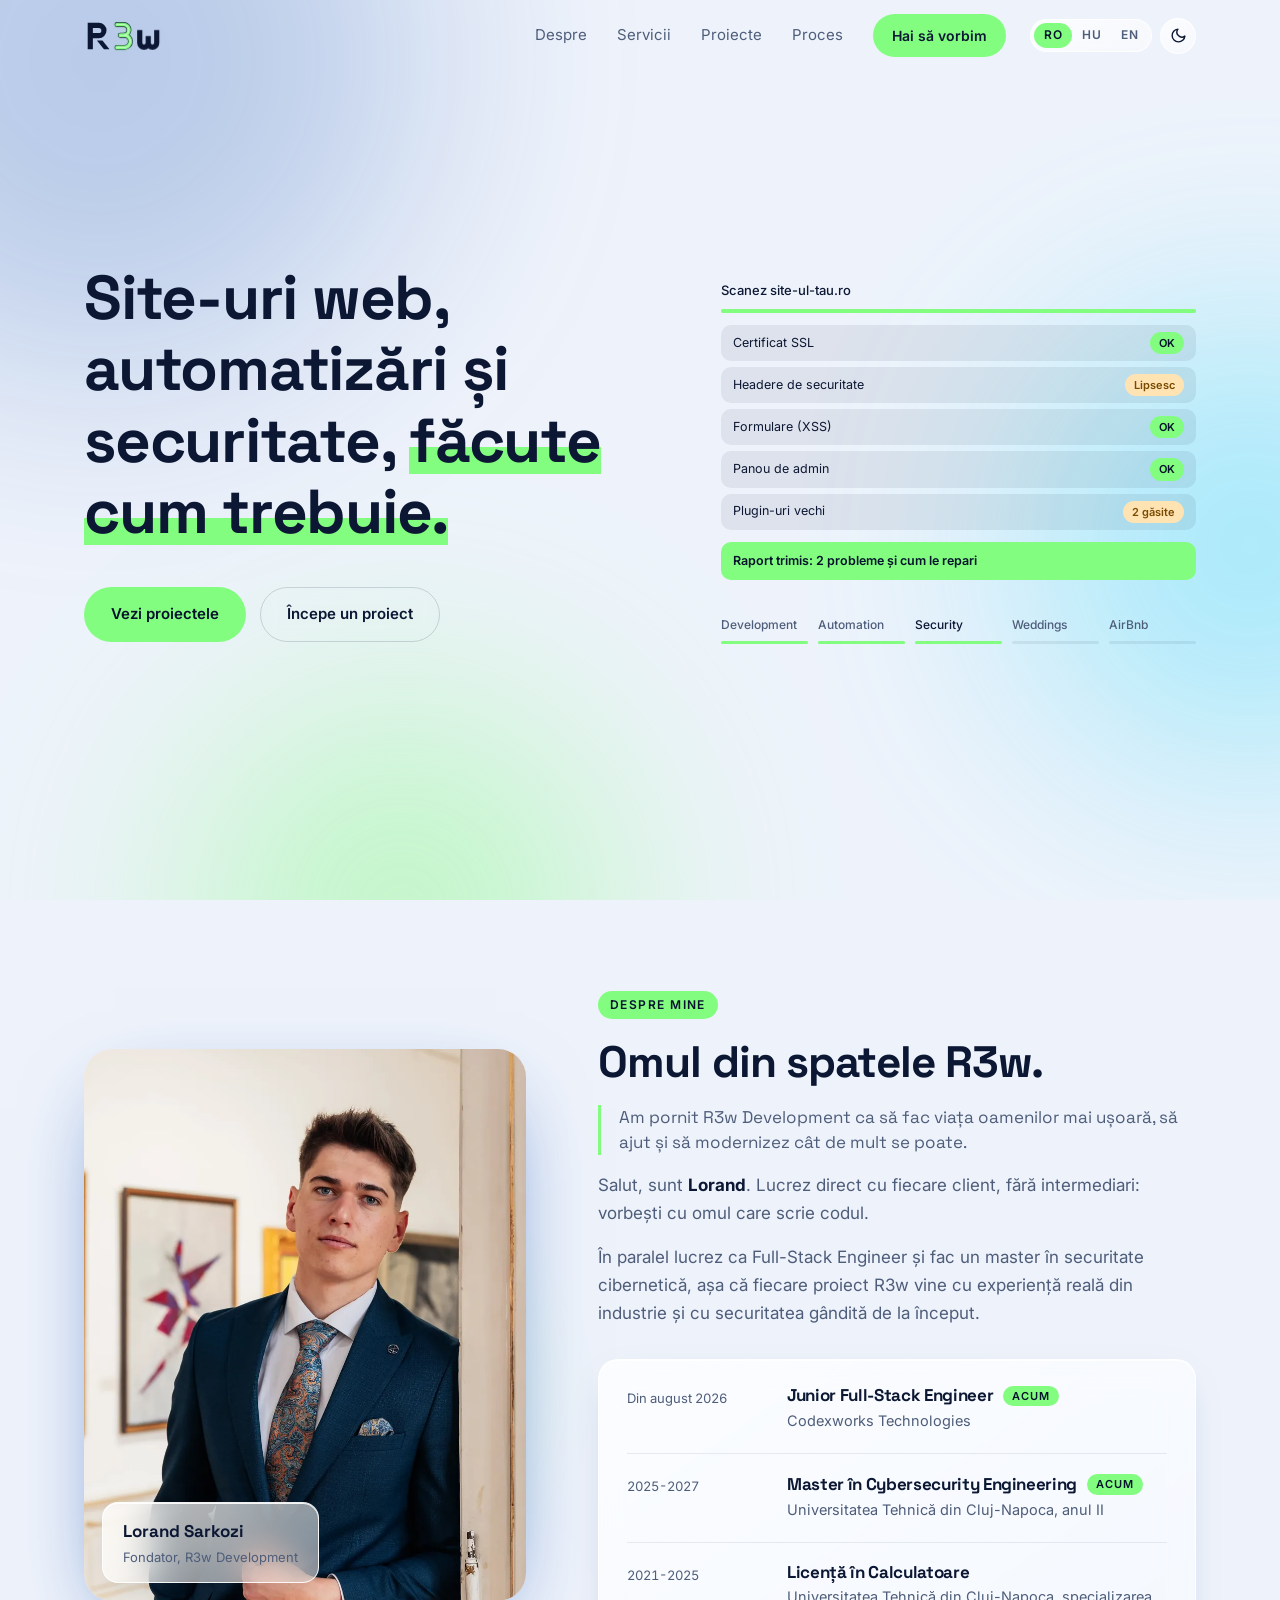
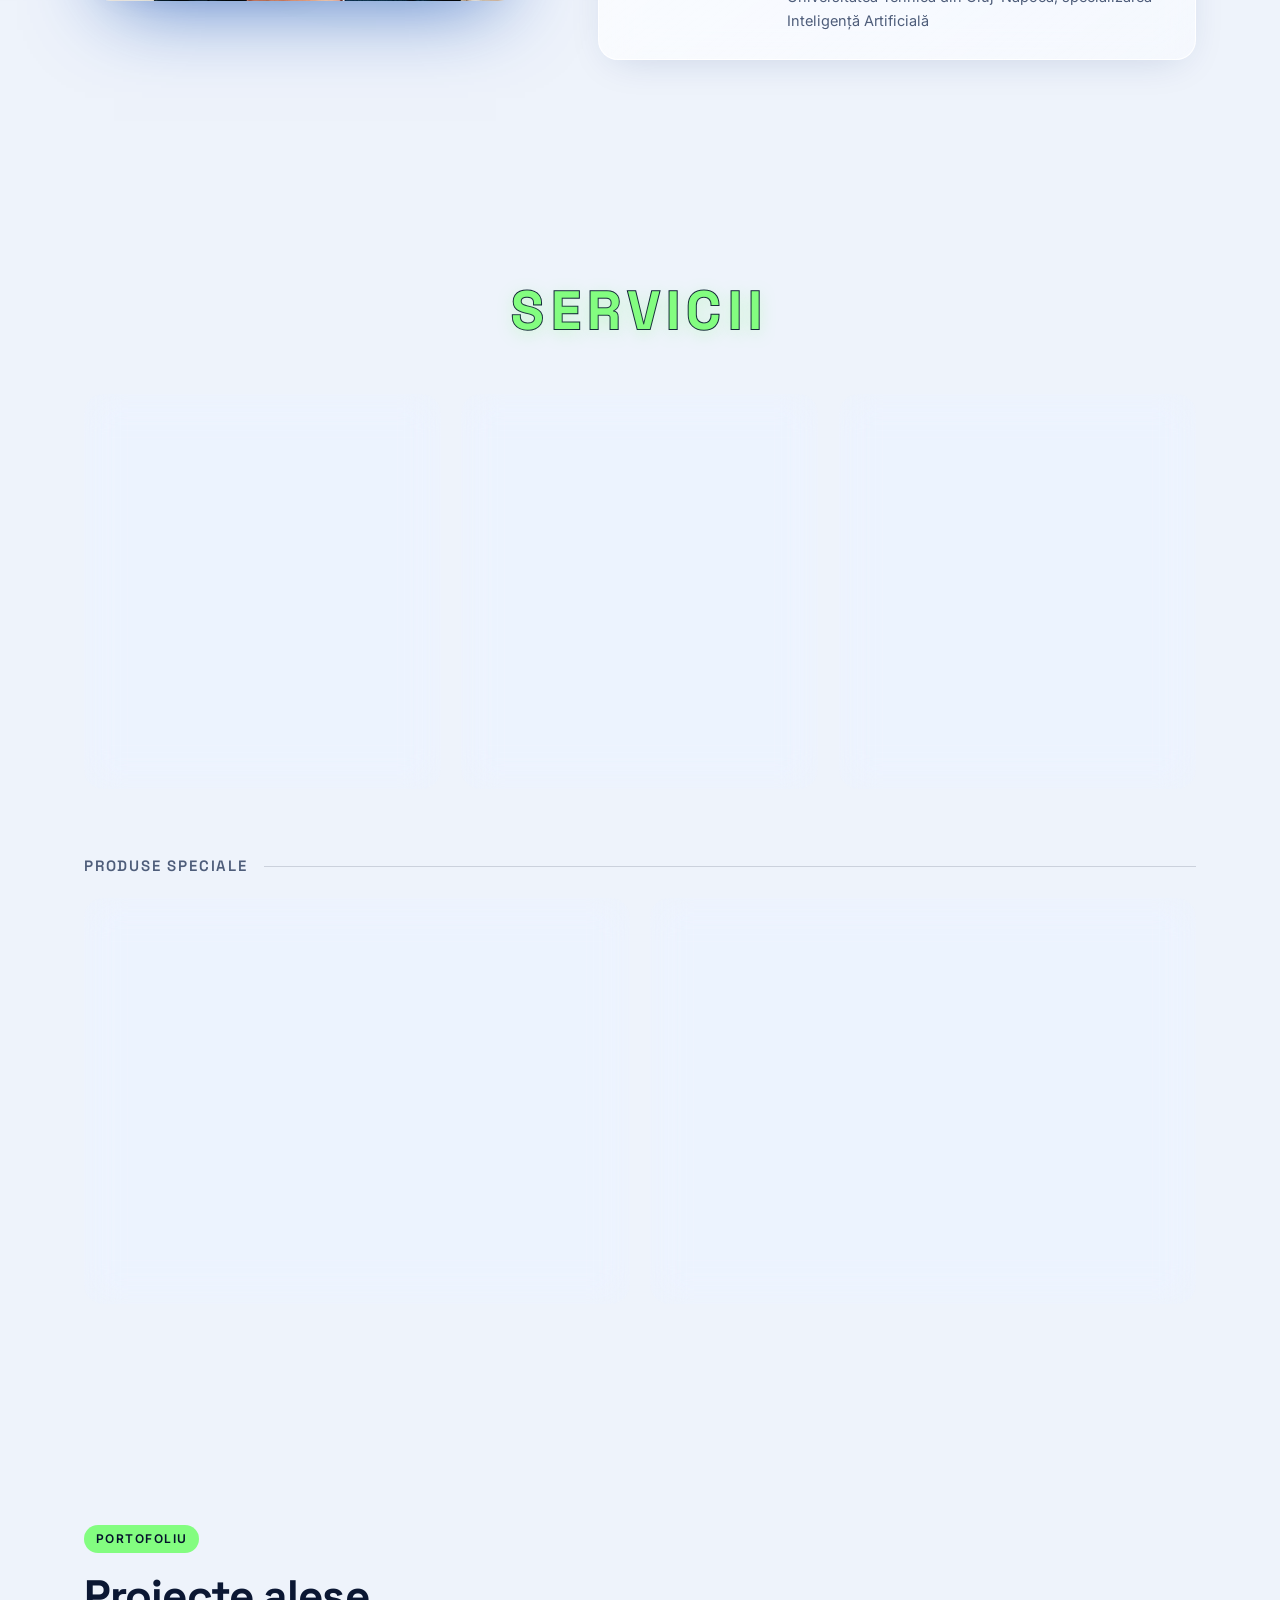
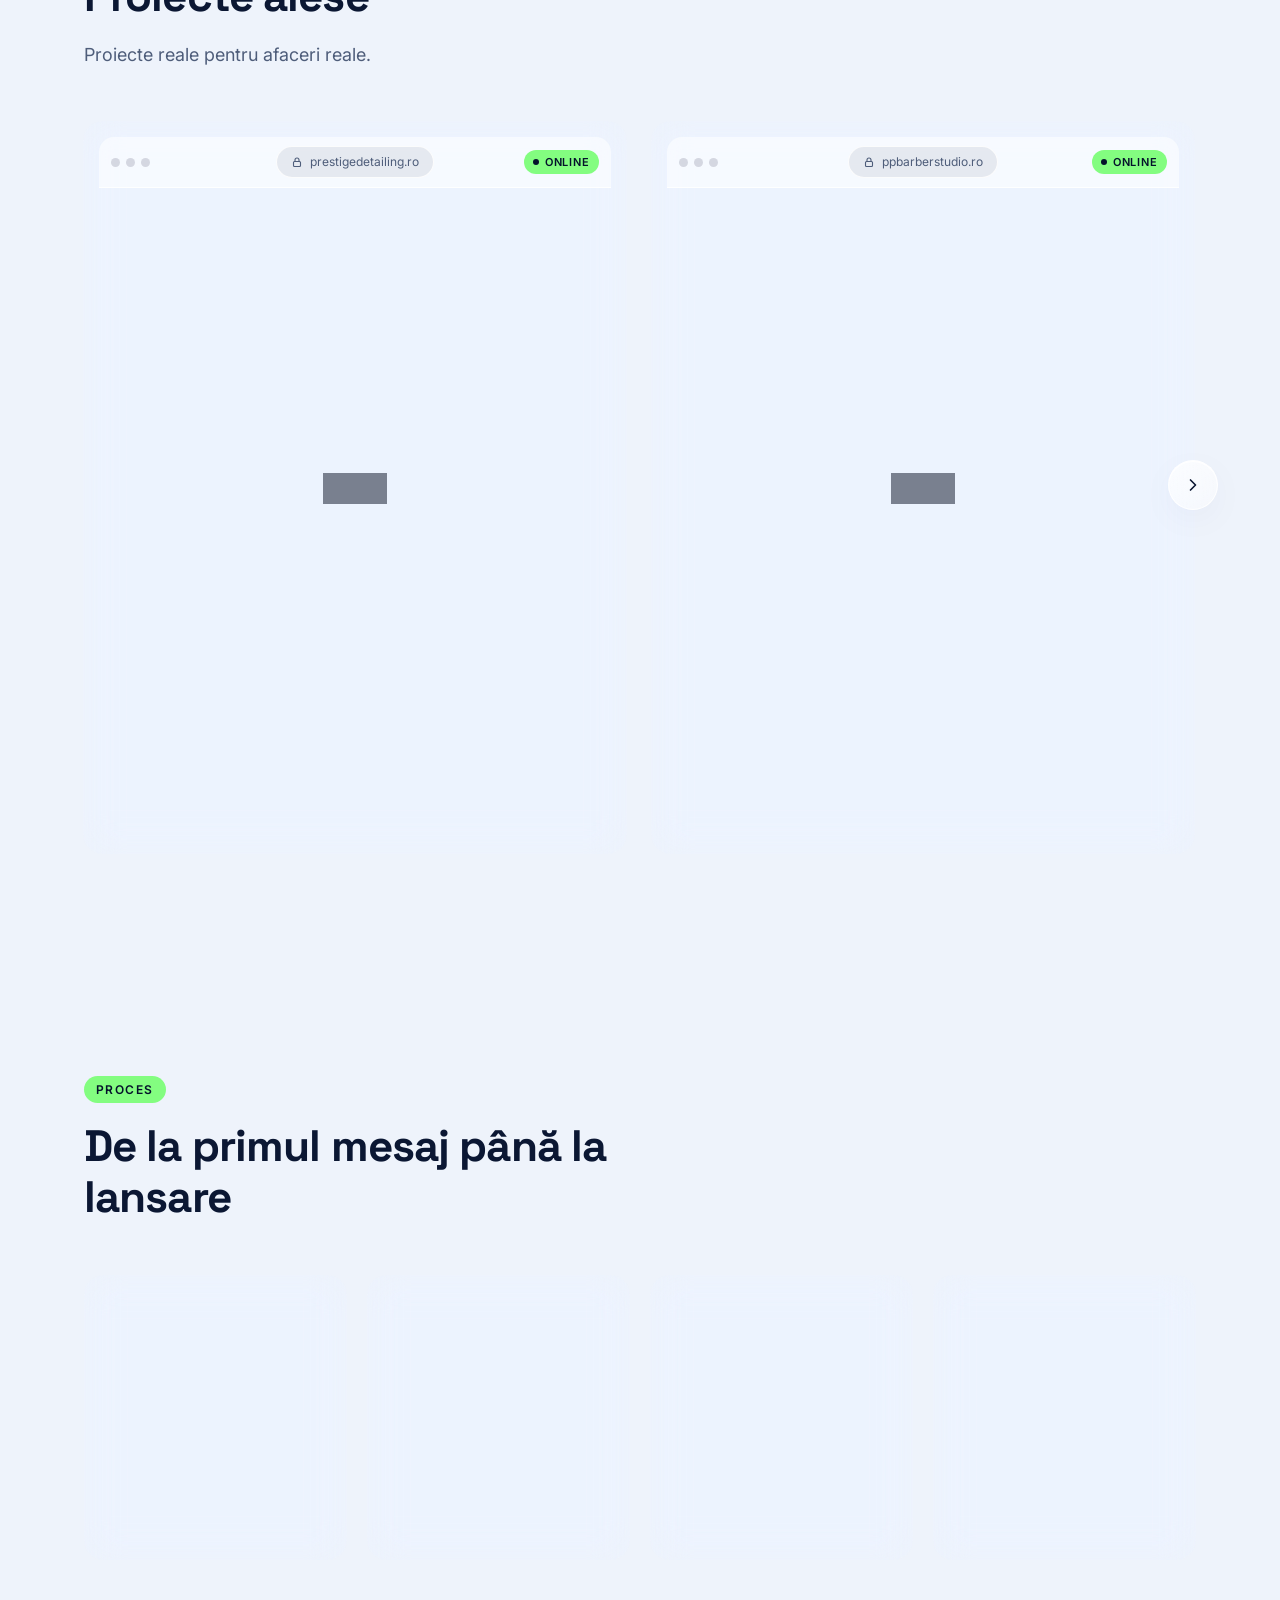
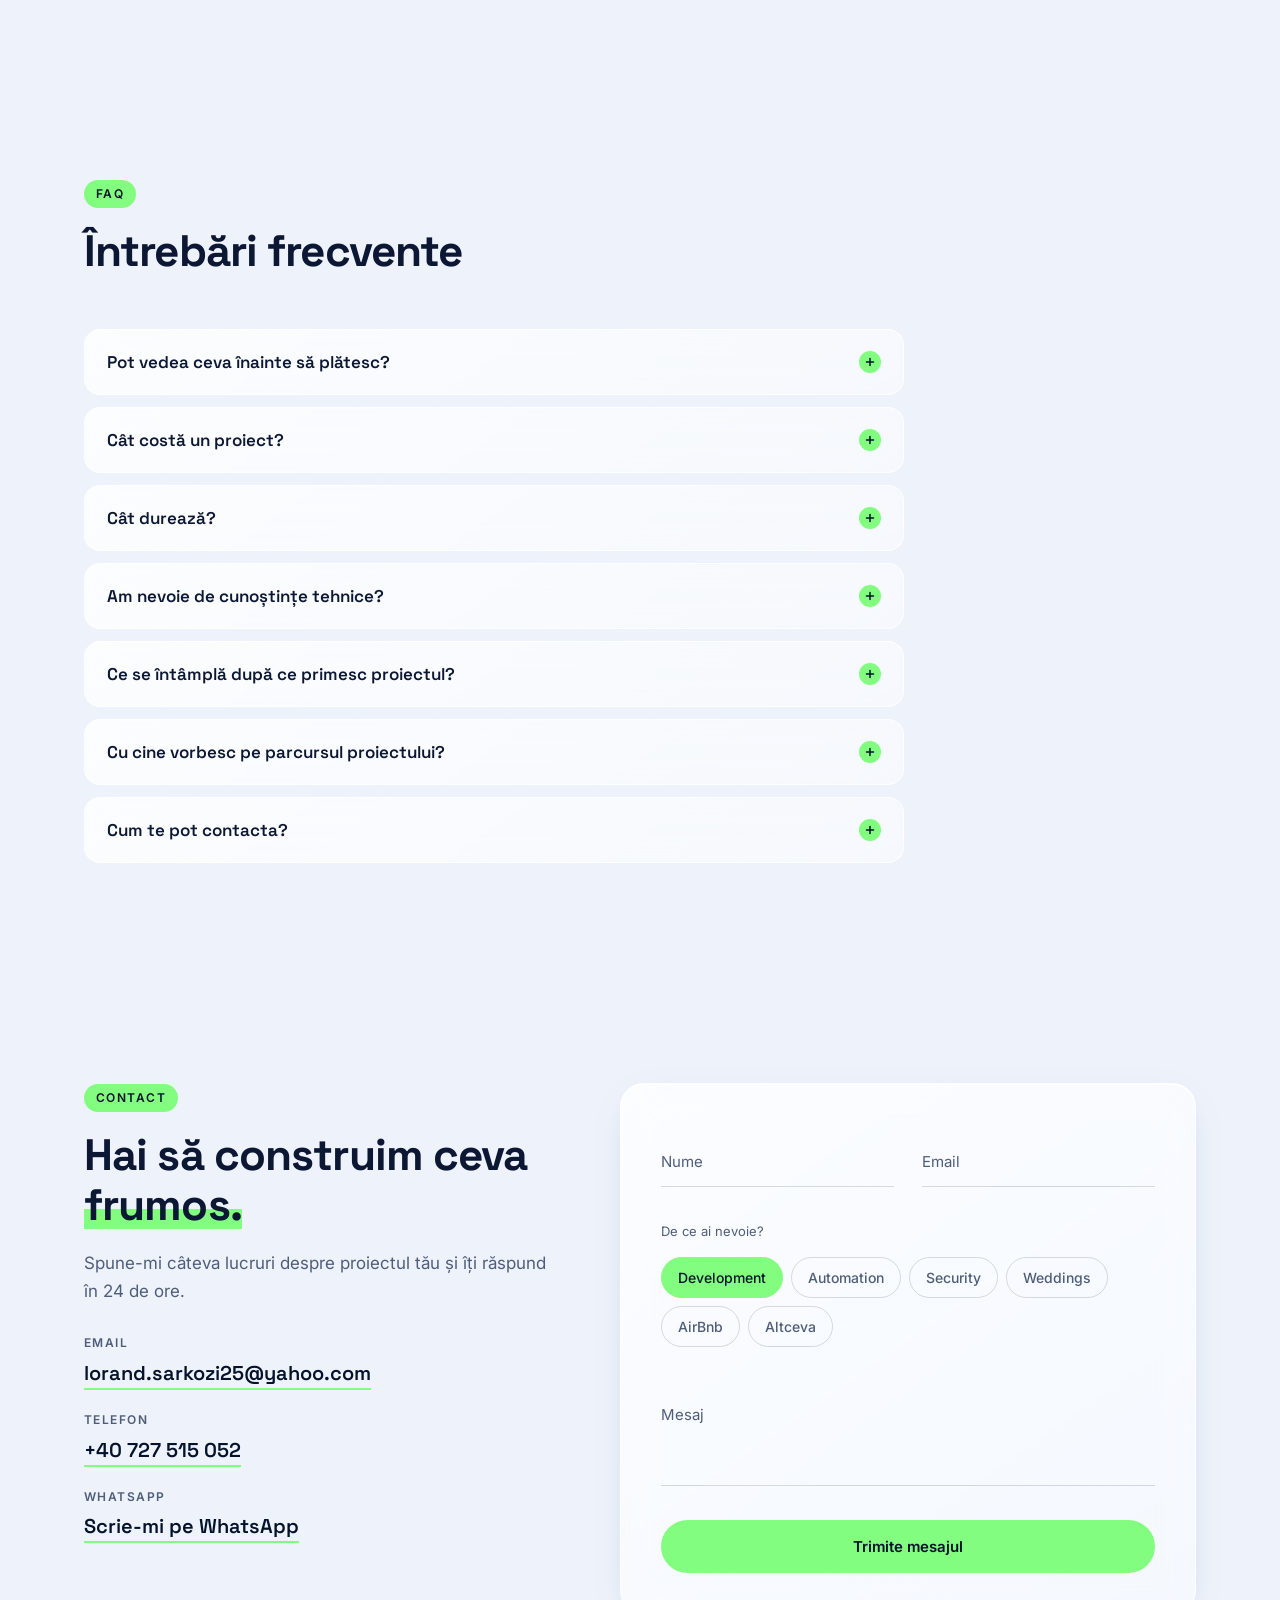
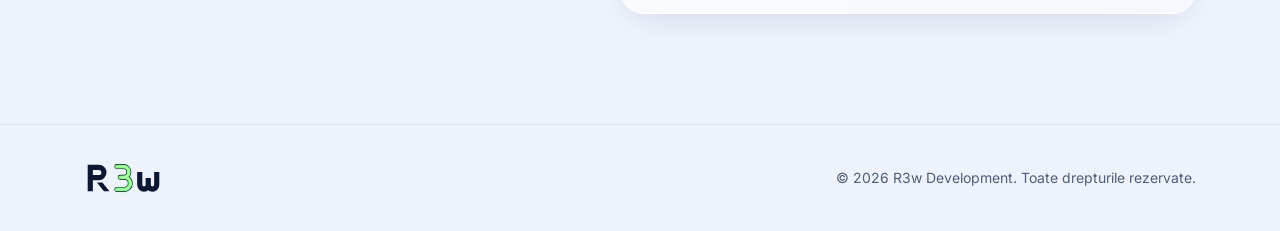
<file: index.html>
<!doctype html>
<html lang="ro">
<head>
  <meta charset="utf-8">
  <meta name="viewport" content="width=device-width, initial-scale=1">
  <title>R3w Development | Site-uri web, automatizări și securitate</title>
  <meta name="description" content="Construiesc site-uri rapide și curate, automatizez sarcinile repetitive și verific site-ul tău de vulnerabilități.">
  <meta name="theme-color" content="#040A18">
  <link rel="icon" href="assets/favicon.svg" type="image/svg+xml">
  <link rel="apple-touch-icon" href="assets/apple-touch-icon.png">

  <link rel="preconnect" href="https://fonts.googleapis.com">
  <link rel="preconnect" href="https://fonts.gstatic.com" crossorigin>
  <link href="https://fonts.googleapis.com/css2?family=Cormorant+Garamond:ital,wght@1,500&family=Inter:wght@400;500;600&family=Space+Grotesk:wght@500;600;700&display=swap" rel="stylesheet">
  <link rel="stylesheet" href="css/styles.css">
  <script>
    // Set the theme before the page paints, so there is no flash of the wrong colours
    (function () {
      var root = document.documentElement, saved;
      root.classList.add('js');
      try { saved = localStorage.getItem('theme'); } catch (e) {}
      root.dataset.theme = saved || (matchMedia('(prefers-color-scheme: light)').matches ? 'light' : 'dark');
    })();
  </script>
</head>
<body>

  <div class="backdrop" aria-hidden="true">
    <div class="orb orb--sapphire"></div>
    <div class="orb orb--ocean"></div>
    <div class="orb orb--jade"></div>
  </div>

  <!-- ============ NAV ============ -->
  <header class="nav" id="top">
    <div class="container nav__inner">
      <a href="#top" class="logo" aria-label="R3w Development">
        <svg class="wordmark" viewBox="-5 -5 107 46" width="79" height="34" aria-hidden="true">
          <defs><filter id="neon-nav" x="-50%" y="-50%" width="200%" height="200%"><feGaussianBlur stdDeviation="2.4"/></filter></defs>
          <path fill="currentColor" fill-rule="evenodd" d="M0 0H15A10.5 10.5 0 0 1 15 21H7V36H0Z M7 7H15A3.5 3.5 0 0 1 15 14H7Z"/>
          <path fill="currentColor" d="M12.5 24H20L29.5 36H22Z"/>
          <g class="neon" fill="none" stroke-linecap="round" stroke-linejoin="round">
            <path class="neon__glow" stroke-width="6" filter="url(#neon-nav)" d="M39.5 2.5H48.5A7.25 7.25 0 0 1 48.5 17H44M44 17H49.5A8.25 8.25 0 0 1 49.5 33.5H39.5"/>
            <path class="neon__outline" stroke-width="6.6" d="M39.5 2.5H48.5A7.25 7.25 0 0 1 48.5 17H44M44 17H49.5A8.25 8.25 0 0 1 49.5 33.5H39.5"/>
            <path class="neon__tube" stroke-width="5" d="M39.5 2.5H48.5A7.25 7.25 0 0 1 48.5 17H44M44 17H49.5A8.25 8.25 0 0 1 49.5 33.5H39.5"/>
            <path class="neon__core" stroke-width="1.4" d="M39.5 2.5H48.5A7.25 7.25 0 0 1 48.5 17H44M44 17H49.5A8.25 8.25 0 0 1 49.5 33.5H39.5"/>
          </g>
          <path fill="none" stroke="currentColor" stroke-width="7" d="M70.5 10V27.25A5.75 5.75 0 0 0 82 27.25V18M82 27.25A5.75 5.75 0 0 0 93.5 27.25V10"/>
        </svg>
      </a>

      <nav class="nav__menu" id="nav-menu">
        <a href="#about" data-i18n="nav.about">Despre</a>
        <a href="#solutions" data-i18n="nav.solutions">Servicii</a>
        <a href="#work" data-i18n="nav.work">Proiecte</a>
        <a href="#process" data-i18n="nav.process">Proces</a>
        <a href="#contact" class="btn btn--small btn--primary" data-i18n="nav.cta">Hai să vorbim</a>
        <div class="nav__extra">
          <div class="nav__prefs">
            <div class="lang" role="group" aria-label="Limba" data-i18n-label="ui.language">
              <button type="button" data-lang="ro" aria-pressed="true">RO</button>
              <button type="button" data-lang="hu" aria-pressed="false">HU</button>
              <button type="button" data-lang="en" aria-pressed="false">EN</button>
            </div>
            <button type="button" class="theme-toggle" aria-label="Schimbă tema" data-i18n-label="ui.theme">
              <svg class="icon-sun" viewBox="0 0 24 24"><circle cx="12" cy="12" r="4"/><path d="M12 2v2M12 20v2M4.9 4.9l1.4 1.4M17.7 17.7l1.4 1.4M2 12h2M20 12h2M4.9 19.1l1.4-1.4M17.7 6.3l1.4-1.4"/></svg>
              <svg class="icon-moon" viewBox="0 0 24 24"><path d="M21 12.8A9 9 0 1 1 11.2 3a7 7 0 0 0 9.8 9.8Z"/></svg>
            </button>
          </div>
          <div class="nav__quick">
            <a href="tel:+40727515052"><svg viewBox="0 0 24 24" aria-hidden="true"><path d="M22 16.9v3a2 2 0 0 1-2.2 2 19.8 19.8 0 0 1-8.6-3.1 19.5 19.5 0 0 1-6-6A19.8 19.8 0 0 1 2.1 4.2 2 2 0 0 1 4.1 2h3a2 2 0 0 1 2 1.7c.1.9.4 1.8.7 2.7a2 2 0 0 1-.5 2.1L8 9.8a16 16 0 0 0 6 6l1.3-1.3a2 2 0 0 1 2.1-.4c.9.3 1.8.6 2.7.7a2 2 0 0 1 1.7 2Z"/></svg><span data-i18n="menu.call">Sună</span></a>
            <a href="https://wa.me/40727515052" target="_blank" rel="noopener"><svg viewBox="0 0 24 24" aria-hidden="true"><path d="M21 11.5a8.4 8.4 0 0 1-12.4 7.4L3 21l2.1-5.6A8.4 8.4 0 1 1 21 11.5Z"/></svg><span>WhatsApp</span></a>
          </div>
        </div>
      </nav>

      <div class="nav__controls">
        <div class="lang" role="group" aria-label="Limba" data-i18n-label="ui.language">
          <button type="button" data-lang="ro" aria-pressed="true">RO</button>
          <button type="button" data-lang="hu" aria-pressed="false">HU</button>
          <button type="button" data-lang="en" aria-pressed="false">EN</button>
        </div>

        <button type="button" class="theme-toggle" aria-label="Schimbă tema" data-i18n-label="ui.theme">
          <svg class="icon-sun" viewBox="0 0 24 24"><circle cx="12" cy="12" r="4"/><path d="M12 2v2M12 20v2M4.9 4.9l1.4 1.4M17.7 17.7l1.4 1.4M2 12h2M20 12h2M4.9 19.1l1.4-1.4M17.7 6.3l1.4-1.4"/></svg>
          <svg class="icon-moon" viewBox="0 0 24 24"><path d="M21 12.8A9 9 0 1 1 11.2 3a7 7 0 0 0 9.8 9.8Z"/></svg>
        </button>

        <button class="nav__toggle" aria-label="Deschide meniul" data-i18n-label="ui.menuOpen" aria-expanded="false" aria-controls="nav-menu">
          <span></span><span></span>
        </button>
      </div>
    </div>
  </header>

  <main>

    <!-- ============ HERO ============ -->
    <section class="hero">
      <div class="container hero__inner">
        <div class="hero__copy reveal">
          <h1 data-i18n="hero.title">Site-uri web, automatizări și securitate, <span class="mark">făcute cum trebuie.</span></h1>
          <div class="hero__cta">
            <a href="#work" class="btn btn--primary" data-i18n="hero.cta1">Vezi proiectele</a>
            <a href="#contact" class="btn btn--ghost" data-i18n="hero.cta2">Începe un proiect</a>
          </div>
        </div>

        <div class="hero__visual reveal">
          <div class="stage">
            <div class="window">

              <div class="window__page" aria-hidden="true">

                <!-- Development: a small site putting itself together -->
                <div class="scene scene--dev is-active is-playing">
                  <div class="mini">
                    <div class="mini__hero a-rise" style="--t:.1s">
                      <p class="mini__title">
                        <span class="ghost" data-i18n="reel.dev.title">Afacerea ta, online.</span>
                        <span class="typed"><span class="type" data-i18n="reel.dev.title">Afacerea ta, online.</span><span class="caret"></span></span>
                      </p>
                      <p class="mini__text a-fade" style="--t:1.9s" data-i18n="reel.dev.text">Rapid, curat și arată bine pe orice telefon.</p>
                      <span class="mini__btn a-pop" style="--t:2.1s" data-click data-i18n="reel.dev.btn">Programează-te</span>
                    </div>
                    <div class="mini__cards">
                      <i class="a-rise" style="--t:2.3s"></i><i class="a-rise" style="--t:2.4s"></i><i class="a-rise" style="--t:2.5s"></i>
                    </div>
                  </div>
                  <svg class="cursor" viewBox="0 0 24 24"><path d="M4 2l15 9.5-6.6 1.4-3.6 6.6z"/></svg>
                </div>

                <!-- Automation: one order flowing through, no hands needed -->
                <div class="scene scene--auto">
                  <div class="flow">
                    <div class="node" style="--t:.3s"><i></i><span data-i18n="reel.auto.n1">Comandă nouă</span></div>
                    <div class="wire" style="--t:.8s"></div>
                    <div class="node" style="--t:1.4s"><i></i><span data-i18n="reel.auto.n2">Factură</span></div>
                    <div class="wire" style="--t:1.9s"></div>
                    <div class="node" style="--t:2.5s"><i></i><span data-i18n="reel.auto.n3">Email client</span></div>
                  </div>
                  <ul class="log">
                    <li class="a-rise" style="--t:.5s"><time>09:41:02</time><span data-i18n="reel.auto.l1">Comanda #1048 a intrat</span></li>
                    <li class="a-rise" style="--t:1.6s"><time>09:41:03</time><span data-i18n="reel.auto.l2">Factura F-1048 generată</span></li>
                    <li class="a-rise" style="--t:2.7s"><time>09:41:03</time><span data-i18n="reel.auto.l3">Email trimis clientului</span></li>
                    <li class="log__done a-rise" style="--t:3.5s"><time>09:41:04</time><span data-i18n="reel.auto.l4">Gata, fără să miști un deget</span></li>
                  </ul>
                </div>

                <!-- Security: checks resolving one by one -->
                <div class="scene scene--sec">
                  <div class="scan-head">
                    <span data-i18n="reel.sec.scan">Scanez site-ul-tau.ro</span>
                    <div class="scan-bar"><i></i></div>
                  </div>
                  <ul class="checks">
                    <li style="--t:.8s"><span data-i18n="reel.sec.c1">Certificat SSL</span><span class="st"><i class="spin"></i><b class="ok">OK</b></span></li>
                    <li style="--t:1.4s"><span data-i18n="reel.sec.c2">Headere de securitate</span><span class="st"><i class="spin"></i><b class="warn" data-i18n="reel.sec.missing">Lipsesc</b></span></li>
                    <li style="--t:2s"><span data-i18n="reel.sec.c3">Formulare (XSS)</span><span class="st"><i class="spin"></i><b class="ok">OK</b></span></li>
                    <li style="--t:2.6s"><span data-i18n="reel.sec.c4">Panou de admin</span><span class="st"><i class="spin"></i><b class="ok">OK</b></span></li>
                    <li style="--t:3.2s"><span data-i18n="reel.sec.c5">Plugin-uri vechi</span><span class="st"><i class="spin"></i><b class="warn" data-i18n="reel.sec.found">2 găsite</b></span></li>
                  </ul>
                  <p class="report a-rise" style="--t:3.7s" data-i18n="reel.sec.report">Raport trimis: 2 probleme și cum le repari</p>
                </div>

                <!-- Weddings: the invitation itself -->
                <div class="scene scene--wed">
                  <div class="invite a-rise" style="--t:.1s">
                    <small class="a-fade" style="--t:.4s" data-i18n="reel.wed.invite">Vă invităm la nunta noastră</small>
                    <p class="invite__names">Ana &amp; Mihai</p>
                    <p class="invite__date a-fade" style="--t:1s"><span class="wed-date">14.06.2027</span>, Deva</p>
                    <div class="countdown">
                      <div class="a-rise" style="--t:1.2s"><b data-cd="d">00</b><span data-i18n="reel.wed.days">zile</span></div>
                      <div class="a-rise" style="--t:1.3s"><b data-cd="h">00</b><span data-i18n="reel.wed.hours">ore</span></div>
                      <div class="a-rise" style="--t:1.4s"><b data-cd="m">00</b><span data-i18n="reel.wed.min">min</span></div>
                      <div class="a-rise" style="--t:1.5s"><b data-cd="s">00</b><span data-i18n="reel.wed.sec">sec</span></div>
                    </div>
                    <span class="rsvp" style="--t:1.7s" data-click>
                      <span class="rsvp__a" data-i18n="reel.wed.rsvp">Confirmă prezența</span>
                      <span class="rsvp__b" data-i18n="reel.wed.done">Ne vedem acolo!</span>
                    </span>
                  </div>
                  <svg class="cursor" viewBox="0 0 24 24"><path d="M4 2l15 9.5-6.6 1.4-3.6 6.6z"/></svg>
                </div>

                <!-- AirBnb: the guest gets the link and opens the guide -->
                <div class="scene scene--bnb">
                  <div class="phone a-rise" style="--t:0s">
                    <div class="phone__screen">
                      <div class="phone__notif"><i></i><div><b data-i18n="reel.bnb.notif">Rezervare confirmată</b><small>Apartament Cetate</small></div></div>
                      <div class="phone__hero a-fade" style="--t:1s">
                        <b data-i18n="reel.bnb.hello">Bine ai venit, Andrei!</b>
                        <small data-i18n="reel.bnb.place">Apartament Cetate, Deva</small>
                      </div>
                      <ul class="phone__list">
                        <li class="a-rise" style="--t:1.3s"><span data-i18n="reel.bnb.checkin">Check-in</span><b>15:00</b></li>
                        <li class="a-rise" style="--t:1.45s"><span>Wi-Fi</span><b>CetateDeva_5G</b></li>
                        <li class="a-rise tap" style="--t:1.6s"><span data-i18n="reel.bnb.pass">Parolă</span><b class="secret" data-click><span class="secret__a">••••••••</span><span class="secret__b">cetate2027</span></b></li>
                        <li class="a-rise" style="--t:1.75s"><span data-i18n="reel.bnb.tip">Sfat local</span><b data-i18n="reel.bnb.tipval">Cetatea Deva, 10 min</b></li>
                      </ul>
                      <div class="phone__map a-fade" style="--t:1.9s"><i></i></div>
                    </div>
                  </div>
                  <svg class="cursor" viewBox="0 0 24 24"><path d="M4 2l15 9.5-6.6 1.4-3.6 6.6z"/></svg>
                </div>

              </div>
            </div>

            <p class="reel__caption" aria-hidden="true">R3w Development</p>
            <div class="reel">
              <button type="button" class="reel__tab is-active"><span>Development</span></button>
              <button type="button" class="reel__tab"><span>Automation</span></button>
              <button type="button" class="reel__tab"><span>Security</span></button>
              <button type="button" class="reel__tab"><span>Weddings</span></button>
              <button type="button" class="reel__tab"><span>AirBnb</span></button>
            </div>
          </div>
        </div>
      </div>
    </section>

    <!-- ============ ABOUT ============ -->
    <section class="section" id="about">
      <div class="container">
        <div class="about">
          <figure class="founder reveal">
            <picture>
              <source srcset="assets/lorand.webp" type="image/webp">
              <img src="assets/lorand.jpg" alt="Lorand Sarkozi" width="880" height="1100" loading="lazy">
            </picture>
            <figcaption class="founder__tag glass">
              <b data-i18n="about.name">Lorand Sarkozi</b>
              <span data-i18n="about.role">Fondator, R3w Development</span>
            </figcaption>
          </figure>

          <div class="about__intro reveal">
            <p class="section__label" data-i18n="about.label">Despre mine</p>
            <h2 data-i18n="about.title">Omul din spatele R3w.</h2>
            <p class="mission" data-i18n="about.mission">
              Am pornit R3w Development ca să fac viața oamenilor mai ușoară, să ajut și să modernizez cât de mult se poate.
            </p>
            <p data-i18n="about.p1">
              Salut, sunt <strong>Lorand</strong>. Lucrez direct cu fiecare client, fără intermediari: vorbești cu omul
              care scrie codul.
            </p>
            <p data-i18n="about.p2">
              În paralel lucrez ca Full-Stack Engineer și fac un master în securitate cibernetică, așa că fiecare
              proiect R3w vine cu experiență reală din industrie și cu securitatea gândită de la început.
            </p>

            <ol class="timeline glass">
              <li>
                <span class="timeline__when" data-i18n="about.job.when">Din august 2026</span>
                <div>
                  <h3>Junior Full-Stack Engineer <em class="now" data-i18n="about.now">Acum</em></h3>
                  <p>Codexworks Technologies</p>
                </div>
              </li>
              <li>
                <span class="timeline__when">2025-2027</span>
                <div>
                  <h3><span data-i18n="about.msc.title">Master în Cybersecurity Engineering</span> <em class="now" data-i18n="about.now">Acum</em></h3>
                  <p data-i18n="about.msc.text">Universitatea Tehnică din Cluj-Napoca, anul II</p>
                </div>
              </li>
              <li>
                <span class="timeline__when">2021-2025</span>
                <div>
                  <h3 data-i18n="about.bsc.title">Licență în Calculatoare</h3>
                  <p data-i18n="about.bsc.text">Universitatea Tehnică din Cluj-Napoca, specializarea Inteligență Artificială</p>
                </div>
              </li>
            </ol>
          </div>
        </div>
      </div>
    </section>

    <!-- ============ SOLUTIONS ============ -->
    <section class="section" id="solutions">
      <div class="container">
        <header class="section__head section__head--center reveal">
          <h2 class="neon-title" data-i18n="solutions.label">Servicii</h2>
        </header>

        <div class="cards cards--3">
          <article class="card glass reveal">
            <h3 class="with-icon"><svg class="icon" viewBox="0 0 24 24" aria-hidden="true"><path d="m8 7-5 5 5 5M16 7l5 5-5 5M14 4l-4 16"/></svg><span>R3w <span>Development</span></span></h3>
            <p data-i18n="dev.text">Site-uri de la o simplă pagină de prezentare până la aplicații web complexe, gândite și scrise de la zero.</p>
            <ul class="card__list">
              <li data-i18n="dev.l1">Site-uri de prezentare pentru firme</li>
              <li data-i18n="dev.l2">Aplicații web, dashboard-uri și portaluri</li>
              <li data-i18n="dev.l3">Responsive, optimizate SEO, rapide</li>
            </ul>
            <div class="card__more"><a class="btn-neon" href="development/"><span data-i18n="svc.details">Detalii</span><svg viewBox="0 0 24 24" aria-hidden="true"><path d="M5 12h14M13 6l6 6-6 6"/></svg></a></div>
          </article>

          <article class="card glass reveal">
            <h3 class="with-icon"><svg class="icon icon--line" viewBox="0 0 24 24" aria-hidden="true"><path d="M12 15a3 3 0 1 0 0-6 3 3 0 0 0 0 6Z"/><path d="M19.4 15a1.7 1.7 0 0 0 .3 1.8l.1.1a2 2 0 1 1-2.8 2.8l-.1-.1a1.7 1.7 0 0 0-1.8-.3 1.7 1.7 0 0 0-1 1.5V21a2 2 0 1 1-4 0v-.1a1.7 1.7 0 0 0-1.1-1.5 1.7 1.7 0 0 0-1.8.3l-.1.1a2 2 0 1 1-2.8-2.8l.1-.1a1.7 1.7 0 0 0 .3-1.8 1.7 1.7 0 0 0-1.5-1H3a2 2 0 1 1 0-4h.1a1.7 1.7 0 0 0 1.5-1.1 1.7 1.7 0 0 0-.3-1.8l-.1-.1a2 2 0 1 1 2.8-2.8l.1.1a1.7 1.7 0 0 0 1.8.3H9a1.7 1.7 0 0 0 1-1.5V3a2 2 0 1 1 4 0v.1a1.7 1.7 0 0 0 1 1.5 1.7 1.7 0 0 0 1.8-.3l.1-.1a2 2 0 1 1 2.8 2.8l-.1.1a1.7 1.7 0 0 0-.3 1.8V9a1.7 1.7 0 0 0 1.5 1H21a2 2 0 1 1 0 4h-.1a1.7 1.7 0 0 0-1.5 1Z"/></svg><span>R3w <span>Automation</span></span></h3>
            <p data-i18n="auto.text">Aplicații mici și scripturi care preiau munca repetitivă, ca tu să te ocupi de ce contează.</p>
            <ul class="card__list">
              <li data-i18n="auto.l1">Sarcini recurente pe pilot automat</li>
              <li data-i18n="auto.l2">Rapoarte, emailuri și sincronizare de date</li>
              <li data-i18n="auto.l3">Unelte făcute pe fluxul tău de lucru</li>
            </ul>
            <div class="card__more"><a class="btn-neon" href="automation/"><span data-i18n="svc.details">Detalii</span><svg viewBox="0 0 24 24" aria-hidden="true"><path d="M5 12h14M13 6l6 6-6 6"/></svg></a></div>
          </article>

          <article class="card glass reveal">
            <h3 class="with-icon"><svg class="icon" viewBox="0 0 24 24" aria-hidden="true"><path d="M12 3 4 6v6c0 4.5 3.4 8.3 8 9 4.6-.7 8-4.5 8-9V6l-8-3Z"/><path d="m9 12 2 2 4-4"/></svg><span>R3w <span>Security</span></span></h3>
            <p data-i18n="sec.text">Verific site-ul tău de vulnerabilități și îți trimit un raport clar: ce e în neregulă și cum se repară.</p>
            <ul class="card__list">
              <li data-i18n="sec.l1">Analiză de vulnerabilități</li>
              <li data-i18n="sec.l2">Raport pe înțelesul tuturor</li>
              <li data-i18n="sec.l3">Recomandări de remediere, în ordinea priorității</li>
            </ul>
            <div class="card__more"><a class="btn-neon" href="security/"><span data-i18n="svc.details">Detalii</span><svg viewBox="0 0 24 24" aria-hidden="true"><path d="M5 12h14M13 6l6 6-6 6"/></svg></a></div>
          </article>
        </div>

        <p class="subhead reveal" data-i18n="solutions.special">Produse speciale</p>

        <div class="cards cards--2">
          <article class="card glass reveal">
            <h3 class="with-icon"><svg class="icon" viewBox="0 0 24 24" aria-hidden="true"><path d="M20.8 4.6a5.5 5.5 0 0 0-7.8 0L12 5.7l-1-1.1a5.5 5.5 0 0 0-7.8 7.8l1 1L12 21l7.8-7.6 1-1a5.5 5.5 0 0 0 0-7.8Z"/></svg><span>R3w <span>Weddings</span></span></h3>
            <p data-i18n="wed.text">
              Un site personal în loc de invitația clasică. Povestea voastră, programul zilei, harta locației și
              confirmările de participare, toate într-un singur link.
            </p>
            <ul class="card__list card__list--inline">
              <li data-i18n="wed.l1">Invitație digitală</li>
              <li data-i18n="wed.l2">Confirmare (RSVP)</li>
              <li data-i18n="wed.l3">Program și hartă</li>
              <li data-i18n="wed.l4">Galerie foto</li>
            </ul>
            <div class="card__more"><a class="btn-neon" href="weddings/"><span data-i18n="svc.details">Detalii</span><svg viewBox="0 0 24 24" aria-hidden="true"><path d="M5 12h14M13 6l6 6-6 6"/></svg></a></div>
          </article>

          <article class="card glass reveal">
            <h3 class="with-icon"><svg class="icon" viewBox="0 0 24 24" aria-hidden="true"><path d="M3 10.5 12 3l9 7.5V20a1 1 0 0 1-1 1h-5v-6H9v6H4a1 1 0 0 1-1-1v-9.5Z"/></svg><span>R3w <span>AirBnb</span></span></h3>
            <p data-i18n="bnb.text">
              Un ghid privat, nelistat, pentru oaspeții tăi. Când cineva rezervă, îi trimiți un singur link cu tot
              ce trebuie să știe, plus recomandările tale locale.
            </p>
            <ol class="steps">
              <li><b>1</b><span data-i18n="bnb.s1">Un oaspete îți rezervă locuința</span></li>
              <li><b>2</b><span data-i18n="bnb.s2">Îi trimiți linkul lui privat</span></li>
              <li><b>3</b><span data-i18n="bnb.s3">Check-in, Wi-Fi, regulile casei și recomandări, toate într-un loc</span></li>
            </ol>
            <div class="card__more"><a class="btn-neon" href="airbnb/"><span data-i18n="svc.details">Detalii</span><svg viewBox="0 0 24 24" aria-hidden="true"><path d="M5 12h14M13 6l6 6-6 6"/></svg></a></div>
          </article>
        </div>
      </div>
    </section>

    <!-- ============ WORK ============ -->
    <section class="section" id="work">
      <div class="container">
        <header class="section__head reveal">
          <p class="section__label" data-i18n="work.label">Portofoliu</p>
          <h2 data-i18n="work.title">Proiecte alese</h2>
          <p data-i18n="work.sub">Proiecte reale pentru afaceri reale.</p>
        </header>

        <div class="carousel reveal">
          <button type="button" class="round-btn carousel__btn carousel__btn--prev" data-scroll="-1" aria-label="Înapoi" data-i18n-label="ui.prev"><svg viewBox="0 0 24 24"><path d="m15 6-6 6 6 6"/></svg></button>
          <div class="projects" id="projects">

          <article class="project glass">
            <div class="browser">
              <div class="browser__bar">
                <span class="browser__dots"><i></i><i></i><i></i></span>
                <a class="browser__url" href="https://prestigedetailing.ro/" target="_blank" rel="noopener"><svg viewBox="0 0 24 24" aria-hidden="true"><rect x="5" y="11" width="14" height="10" rx="2"/><path d="M8 11V8a4 4 0 0 1 8 0v3"/></svg><span class="browser__addr">prestigedetailing.ro</span></a>
                <span class="browser__live"><i></i><span data-i18n="work.live">Online</span></span>
              </div>
              <div class="shots">
                <div class="shots__track">
                  <img src="assets/projects/prestige-1.jpg" data-path="" alt="Prestige Detailing Deva, prima pagină" width="1200" height="750" loading="lazy">
                  <img src="assets/projects/prestige-2.jpg" data-path="#gallery" alt="Prestige Detailing Deva, galeria foto" width="1200" height="750" loading="lazy">
                  <img src="assets/projects/prestige-3.jpg" data-path="#reviews" alt="Prestige Detailing Deva, recenziile Google" width="1200" height="750" loading="lazy">
                </div>
                <button type="button" class="shots__btn shots__btn--prev" aria-label="Imaginea anterioară" data-i18n-label="ui.prevImage"><svg viewBox="0 0 24 24"><path d="m15 6-6 6 6 6"/></svg></button>
                <button type="button" class="shots__btn shots__btn--next" aria-label="Imaginea următoare" data-i18n-label="ui.nextImage"><svg viewBox="0 0 24 24"><path d="m9 6 6 6-6 6"/></svg></button>
                <div class="shots__dots"></div>
              </div>
            </div>
            <div class="project__body">
              <div class="tags"><span data-i18n="work.tag.business">Site de afacere</span><span data-i18n="work.tag.gallery">Galerie foto</span><span data-i18n="work.tag.reviews">Recenzii Google</span></div>
              <h3>Prestige Detailing Deva</h3>
              <p data-i18n="work.detailing">Site pentru un service auto și atelier de detailing premium din Deva: servicii, galerie foto, recenzii Google și programări.</p>
              <!-- Replace with the client's own words -->
              <blockquote class="quote">
                <p data-i18n="work.detailing.quote">„Aici vine recomandarea clientului, în cuvintele lui.”</p>
                <footer>Prestige Detailing Deva</footer>
              </blockquote>
              <a href="https://prestigedetailing.ro/" class="link" target="_blank" rel="noopener"><span data-i18n="work.visit">Vezi site-ul</span> <span class="arrow" aria-hidden="true">→</span></a>
            </div>
          </article>

          <article class="project glass">
            <div class="browser">
              <div class="browser__bar">
                <span class="browser__dots"><i></i><i></i><i></i></span>
                <a class="browser__url" href="https://ppbarberstudio.ro/" target="_blank" rel="noopener"><svg viewBox="0 0 24 24" aria-hidden="true"><rect x="5" y="11" width="14" height="10" rx="2"/><path d="M8 11V8a4 4 0 0 1 8 0v3"/></svg><span class="browser__addr">ppbarberstudio.ro</span></a>
                <span class="browser__live"><i></i><span data-i18n="work.live">Online</span></span>
              </div>
              <div class="shots">
                <div class="shots__track">
                  <img src="assets/projects/barber-1.jpg" data-path="" alt="PP Barberstudio, prima pagină" width="1200" height="750" loading="lazy">
                  <img src="assets/projects/barber-2.jpg" data-path="#stiluri" alt="PP Barberstudio, galeria cu tunsori" width="1200" height="750" loading="lazy">
                  <img src="assets/projects/barber-3.jpg" data-path="#despre" alt="PP Barberstudio, despre fondator" width="1200" height="750" loading="lazy">
                </div>
                <button type="button" class="shots__btn shots__btn--prev" aria-label="Imaginea anterioară" data-i18n-label="ui.prevImage"><svg viewBox="0 0 24 24"><path d="m15 6-6 6 6 6"/></svg></button>
                <button type="button" class="shots__btn shots__btn--next" aria-label="Imaginea următoare" data-i18n-label="ui.nextImage"><svg viewBox="0 0 24 24"><path d="m9 6 6 6-6 6"/></svg></button>
                <div class="shots__dots"></div>
              </div>
            </div>
            <div class="project__body">
              <div class="tags"><span data-i18n="work.tag.showcase">Site de prezentare</span><span data-i18n="work.tag.gallery">Galerie foto</span><span data-i18n="work.tag.booking">Programări online</span></div>
              <h3>PP Barberstudio</h3>
              <p data-i18n="work.barber">Site pentru un barbershop premium din Deva: galerie cu tunsori, prețuri, povestea fondatorului și programări online.</p>
              <!-- Replace with the client's own words -->
              <blockquote class="quote">
                <p data-i18n="work.barber.quote">„Aici vine recomandarea clientului, în cuvintele lui.”</p>
                <footer>PP Barberstudio</footer>
              </blockquote>
              <a href="https://ppbarberstudio.ro/" class="link" target="_blank" rel="noopener"><span data-i18n="work.visit">Vezi site-ul</span> <span class="arrow" aria-hidden="true">→</span></a>
            </div>
          </article>

          <article class="project project--next">
            <div class="project__next">
              <h3 data-i18n="work.next.title">Proiectul tău aici</h3>
              <p data-i18n="work.next.text">Ai o idee? Hai s-o facem următorul proiect de pe pagina asta.</p>
              <a href="#contact" class="btn btn--primary btn--small" data-i18n="hero.cta2">Începe un proiect</a>
            </div>
          </article>
          </div>
          <button type="button" class="round-btn carousel__btn carousel__btn--next" data-scroll="1" aria-label="Înainte" data-i18n-label="ui.next"><svg viewBox="0 0 24 24"><path d="m9 6 6 6-6 6"/></svg></button>
        </div>
      </div>
    </section>

    <!-- ============ PROCESS ============ -->
    <section class="section" id="process">
      <div class="container">
        <header class="section__head reveal">
          <p class="section__label" data-i18n="process.label">Proces</p>
          <h2 data-i18n="process.title">De la primul mesaj până la lansare</h2>
        </header>

        <ol class="process">
          <li class="glass reveal">
            <span class="process__num">01</span>
            <h3 data-i18n="process.s1.title">Discutăm</h3>
            <p data-i18n="process.s1.text">Stăm de vorbă despre ce îți dorești, ca să înțeleg exact de ce are nevoie proiectul tău.</p>
          </li>
          <li class="glass reveal">
            <span class="process__num">02</span>
            <h3 data-i18n="process.s2.title">Prima variantă și prețul</h3>
            <p data-i18n="process.s2.text">Îți fac o primă variantă după cerințele tale, ca să vezi cum va arăta, apoi stabilim împreună cât costă proiectul.</p>
          </li>
          <li class="glass reveal">
            <span class="process__num">03</span>
            <h3 data-i18n="process.s3.title">Livrare și predare</h3>
            <p data-i18n="process.s3.text">Dacă batem palma, livrez proiectul în termenul stabilit. Îți arăt și îți explic tot ce ai de făcut, ca să te descurci singur.</p>
          </li>
          <li class="glass reveal">
            <span class="process__num">04</span>
            <h3 data-i18n="process.s4.title">După lansare</h3>
            <p data-i18n="process.s4.text">Alegi mentenanța lunară, la un preț stabilit împreună, sau fără abonament: dacă apare ceva, mă contactezi și plătești doar orele lucrate.</p>
          </li>
        </ol>
      </div>
    </section>

    <!-- ============ FAQ ============ -->
    <section class="section" id="faq">
      <div class="container">
        <header class="section__head reveal">
          <p class="section__label">FAQ</p>
          <h2 data-i18n="svc.faq">Întrebări frecvente</h2>
        </header>
        <div class="faq reveal">
          <details><summary data-i18n="faq.q1">Pot vedea ceva înainte să plătesc?</summary><p data-i18n="faq.a1">Da. După prima discuție îți fac o primă variantă a proiectului, după cerințele tale. Abia după ce o vezi stabilim prețul.</p></details>
          <details><summary data-i18n="faq.q2">Cât costă un proiect?</summary><p data-i18n="faq.a2">Depinde de ce ai nevoie, așa că nu am un preț fix. Îl stabilim împreună după ce vezi prima variantă, înainte să încep lucrul, fără costuri ascunse.</p></details>
          <details><summary data-i18n="faq.q3">Cât durează?</summary><p data-i18n="faq.a3">Depinde de mărimea proiectului. Termenul îl stabilim împreună când batem palma, iar eu îl respect.</p></details>
          <details><summary data-i18n="faq.q4">Am nevoie de cunoștințe tehnice?</summary><p data-i18n="faq.a4">Nu. Îți explic totul pe înțelesul tău, iar la predare îți arăt exact ce ai de făcut, ca să te descurci singur.</p></details>
          <details><summary data-i18n="faq.q5">Ce se întâmplă după ce primesc proiectul?</summary><p data-i18n="faq.a5">Alegi cum continuăm: cu mentenanță lunară, la un preț stabilit împreună, sau fără abonament. În al doilea caz, dacă apare ceva, îmi scrii și plătești doar orele lucrate.</p></details>
          <details><summary data-i18n="faq.q6">Cu cine vorbesc pe parcursul proiectului?</summary><p data-i18n="faq.a6">Direct cu mine, de la prima discuție până după lansare. Nu există intermediari.</p></details>
          <details><summary data-i18n="faq.q7">Cum te pot contacta?</summary><p data-i18n="faq.a7">Prin email, telefon sau WhatsApp. Găsești toate datele <a href="#contact">mai jos, la Contact</a>.</p></details>
        </div>
      </div>
    </section>

    <!-- ============ CONTACT ============ -->
    <section class="section" id="contact">
      <div class="container contact reveal">
        <div class="contact__copy">
          <p class="section__label" data-i18n="contact.label">Contact</p>
          <h2 data-i18n="contact.title">Hai să construim ceva <span class="mark">frumos.</span></h2>
          <p data-i18n="contact.text">Spune-mi câteva lucruri despre proiectul tău și îți răspund în 24 de ore.</p>
          <ul class="contact__list">
            <li>
              <span data-i18n="contact.emailLabel">Email</span>
              <a href="mailto:lorand.sarkozi25@yahoo.com">lorand.sarkozi25@yahoo.com</a>
            </li>
            <li>
              <span data-i18n="contact.phoneLabel">Telefon</span>
              <a href="tel:+40727515052">+40 727 515 052</a>
            </li>
            <li>
              <span>WhatsApp</span>
              <a href="https://wa.me/40727515052" target="_blank" rel="noopener" data-i18n="contact.whatsapp">Scrie-mi pe WhatsApp</a>
            </li>
          </ul>
        </div>

        <form class="form glass" id="contact-form">
          <div class="form__row">
            <label class="field">
              <input type="text" name="name" placeholder=" " required autocomplete="name">
              <span data-i18n="form.name">Nume</span>
            </label>
            <label class="field">
              <input type="email" name="email" placeholder=" " required autocomplete="email">
              <span data-i18n="form.email">Email</span>
            </label>
          </div>

          <div class="choice" role="radiogroup" aria-labelledby="service-label">
            <p class="choice__label" id="service-label" data-i18n="form.service">De ce ai nevoie?</p>
            <div class="pills">
              <label class="pill"><input type="radio" name="service" value="R3w Development" checked><span>Development</span></label>
              <label class="pill"><input type="radio" name="service" value="R3w Automation"><span>Automation</span></label>
              <label class="pill"><input type="radio" name="service" value="R3w Security"><span>Security</span></label>
              <label class="pill"><input type="radio" name="service" value="R3w Weddings"><span>Weddings</span></label>
              <label class="pill"><input type="radio" name="service" value="R3w AirBnb"><span>AirBnb</span></label>
              <label class="pill"><input type="radio" name="service" value=""><span data-i18n="form.opt.other">Altceva</span></label>
            </div>
          </div>

          <label class="field">
            <textarea name="message" rows="3" placeholder=" " required></textarea>
            <span data-i18n="form.message">Mesaj</span>
          </label>

          <button type="submit" class="btn btn--primary" data-i18n="form.send">Trimite mesajul</button>
        </form>
      </div>
    </section>

  </main>

  <!-- ============ FOOTER ============ -->
  <footer class="footer">
    <div class="container footer__inner">
      <a href="#top" class="logo" aria-label="R3w Development">
        <svg class="wordmark" viewBox="-5 -5 107 46" width="79" height="34" aria-hidden="true">
          <defs><filter id="neon-foot" x="-50%" y="-50%" width="200%" height="200%"><feGaussianBlur stdDeviation="2.4"/></filter></defs>
          <path fill="currentColor" fill-rule="evenodd" d="M0 0H15A10.5 10.5 0 0 1 15 21H7V36H0Z M7 7H15A3.5 3.5 0 0 1 15 14H7Z"/>
          <path fill="currentColor" d="M12.5 24H20L29.5 36H22Z"/>
          <g class="neon" fill="none" stroke-linecap="round" stroke-linejoin="round">
            <path class="neon__glow" stroke-width="6" filter="url(#neon-foot)" d="M39.5 2.5H48.5A7.25 7.25 0 0 1 48.5 17H44M44 17H49.5A8.25 8.25 0 0 1 49.5 33.5H39.5"/>
            <path class="neon__outline" stroke-width="6.6" d="M39.5 2.5H48.5A7.25 7.25 0 0 1 48.5 17H44M44 17H49.5A8.25 8.25 0 0 1 49.5 33.5H39.5"/>
            <path class="neon__tube" stroke-width="5" d="M39.5 2.5H48.5A7.25 7.25 0 0 1 48.5 17H44M44 17H49.5A8.25 8.25 0 0 1 49.5 33.5H39.5"/>
            <path class="neon__core" stroke-width="1.4" d="M39.5 2.5H48.5A7.25 7.25 0 0 1 48.5 17H44M44 17H49.5A8.25 8.25 0 0 1 49.5 33.5H39.5"/>
          </g>
          <path fill="none" stroke="currentColor" stroke-width="7" d="M70.5 10V27.25A5.75 5.75 0 0 0 82 27.25V18M82 27.25A5.75 5.75 0 0 0 93.5 27.25V10"/>
        </svg>
      </a>
      <p>© <span id="year"></span> R3w Development. <span data-i18n="footer.rights">Toate drepturile rezervate.</span></p>
    </div>
      <!-- Quick contact on phones -->
      <div class="quick">
        <div class="quick__menu" id="quick-menu">
          <a class="quick__item glass" href="https://wa.me/40727515052" target="_blank" rel="noopener" style="--i:2"><svg viewBox="0 0 24 24" aria-hidden="true"><path d="M21 11.5a8.4 8.4 0 0 1-12.4 7.4L3 21l2.1-5.6A8.4 8.4 0 1 1 21 11.5Z"/></svg><span>WhatsApp</span></a>
          <a class="quick__item glass" href="tel:+40727515052" style="--i:1"><svg viewBox="0 0 24 24" aria-hidden="true"><path d="M22 16.9v3a2 2 0 0 1-2.2 2 19.8 19.8 0 0 1-8.6-3.1 19.5 19.5 0 0 1-6-6A19.8 19.8 0 0 1 2.1 4.2 2 2 0 0 1 4.1 2h3a2 2 0 0 1 2 1.7c.1.9.4 1.8.7 2.7a2 2 0 0 1-.5 2.1L8 9.8a16 16 0 0 0 6 6l1.3-1.3a2 2 0 0 1 2.1-.4c.9.3 1.8.6 2.7.7a2 2 0 0 1 1.7 2Z"/></svg><span data-i18n="menu.call">Sună</span></a>
          <a class="quick__item glass" href="mailto:lorand.sarkozi25@yahoo.com" style="--i:0"><svg viewBox="0 0 24 24" aria-hidden="true"><rect x="3" y="5" width="18" height="14" rx="2"/><path d="m3 7 9 6 9-6"/></svg><span>Email</span></a>
        </div>
        <button type="button" class="quick__btn" aria-expanded="false" aria-controls="quick-menu" aria-label="Contact rapid" data-i18n-label="ui.quick">
          <svg viewBox="0 0 24 24" aria-hidden="true"><path d="M21 11.5a8.4 8.4 0 0 1-12.4 7.4L3 21l2.1-5.6A8.4 8.4 0 1 1 21 11.5Z"/></svg><svg class="quick__x" viewBox="0 0 24 24" aria-hidden="true"><path d="M6 6l12 12M18 6 6 18"/></svg>
        </button>
      </div>

  </footer>

  <script src="js/translations.js"></script>
  <script src="js/main.js"></script>
</body>
</html>
</file>
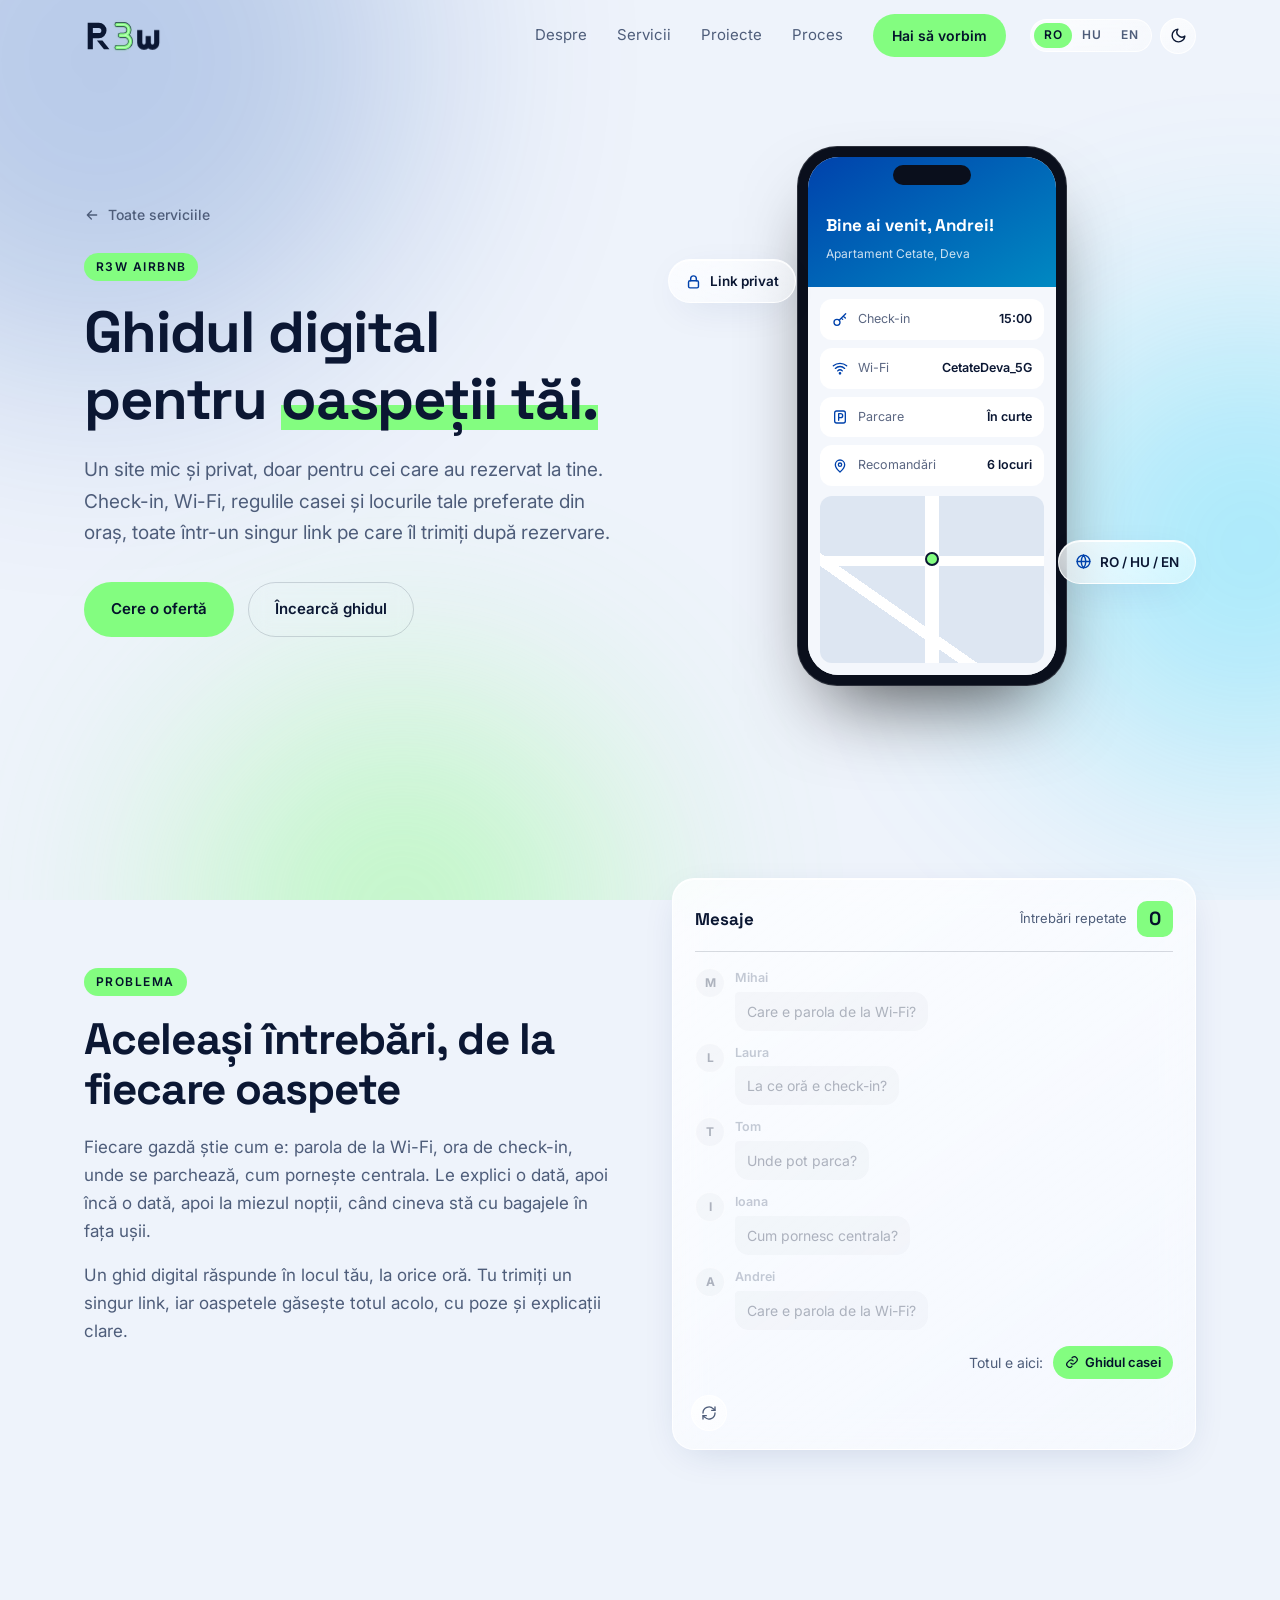
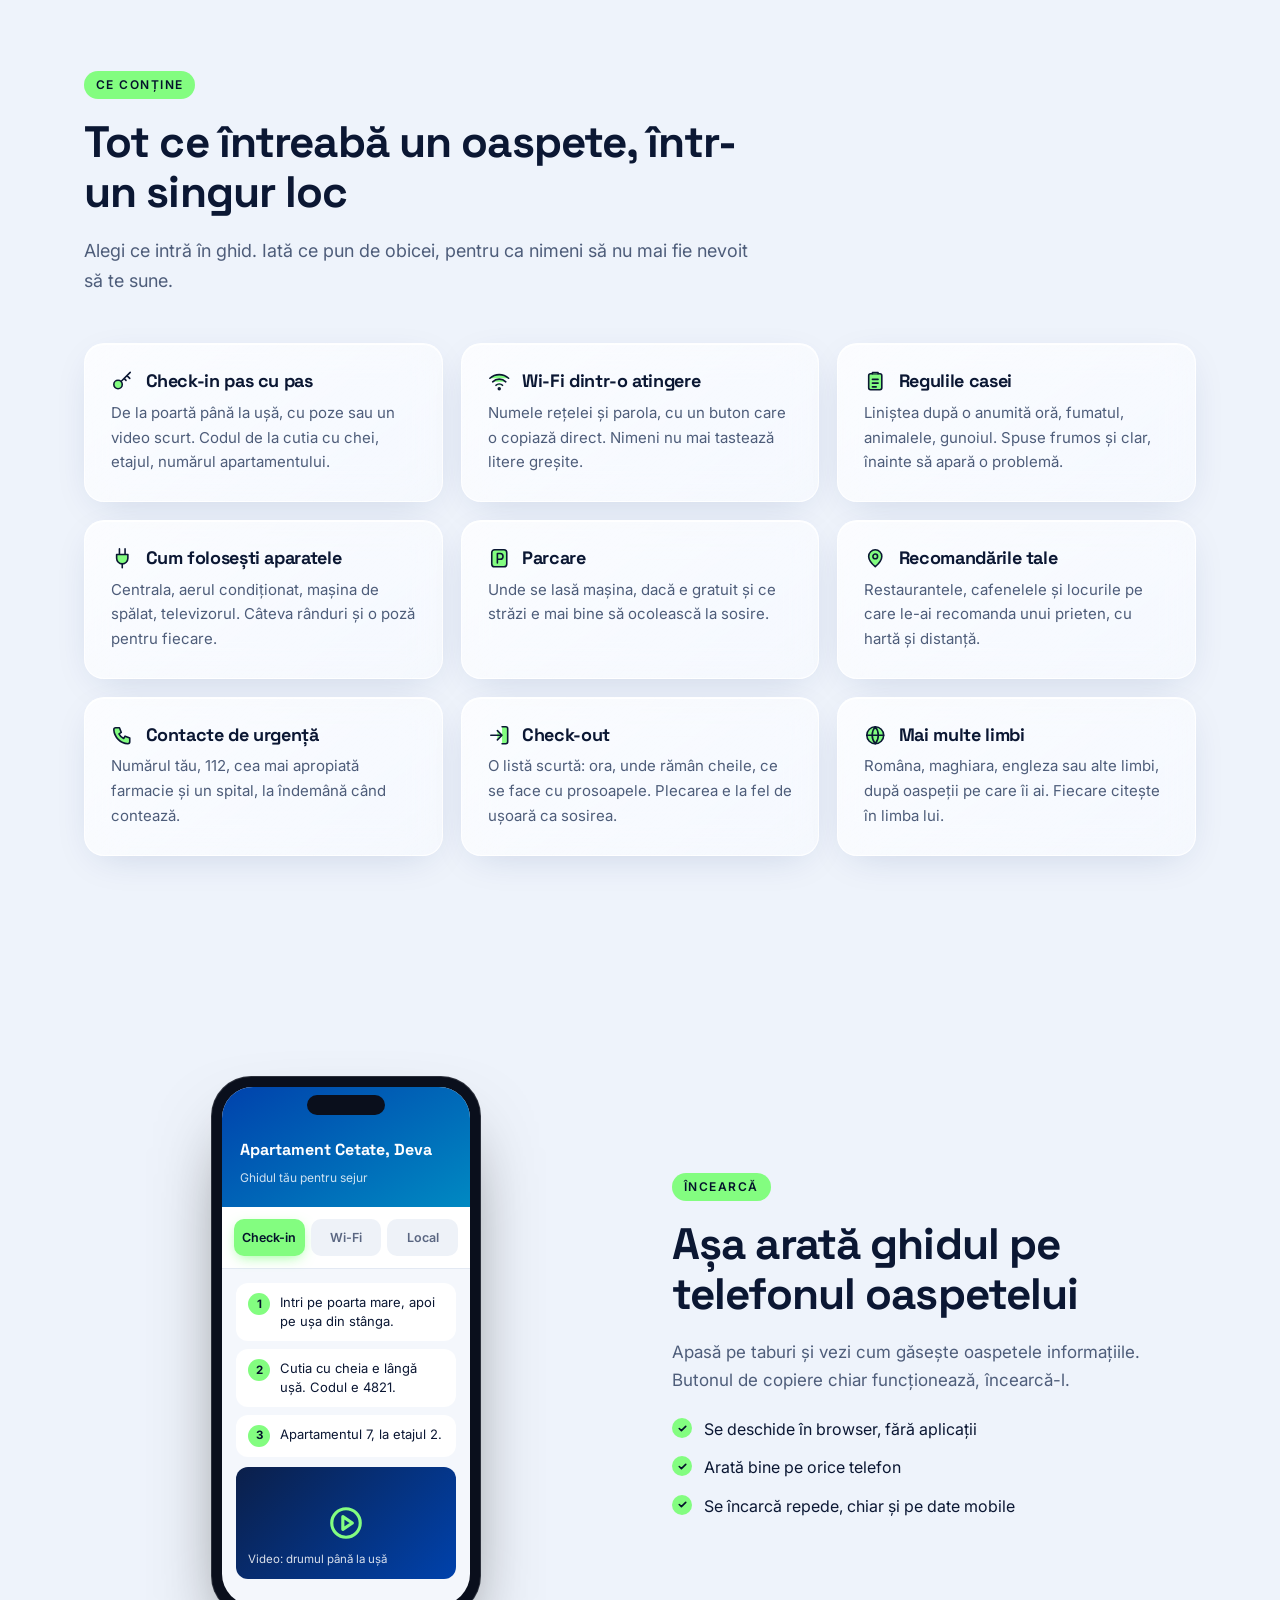
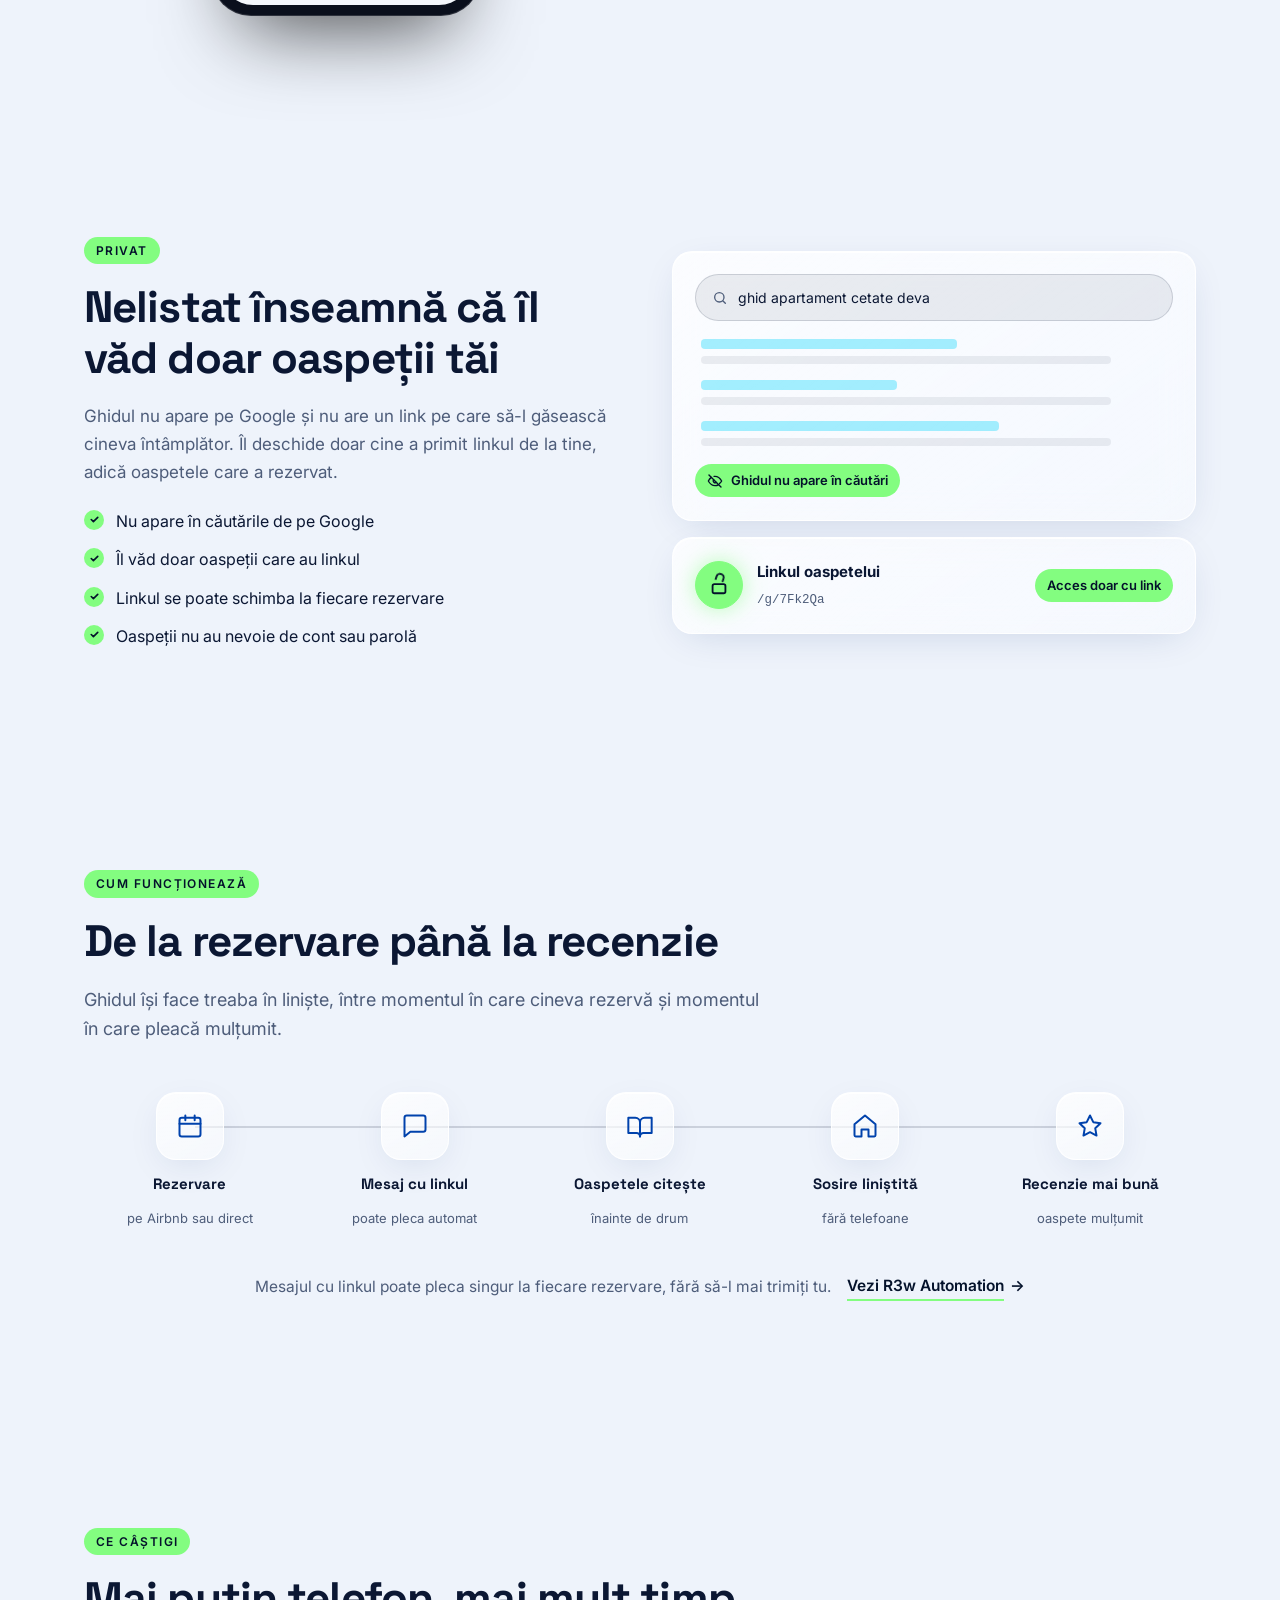
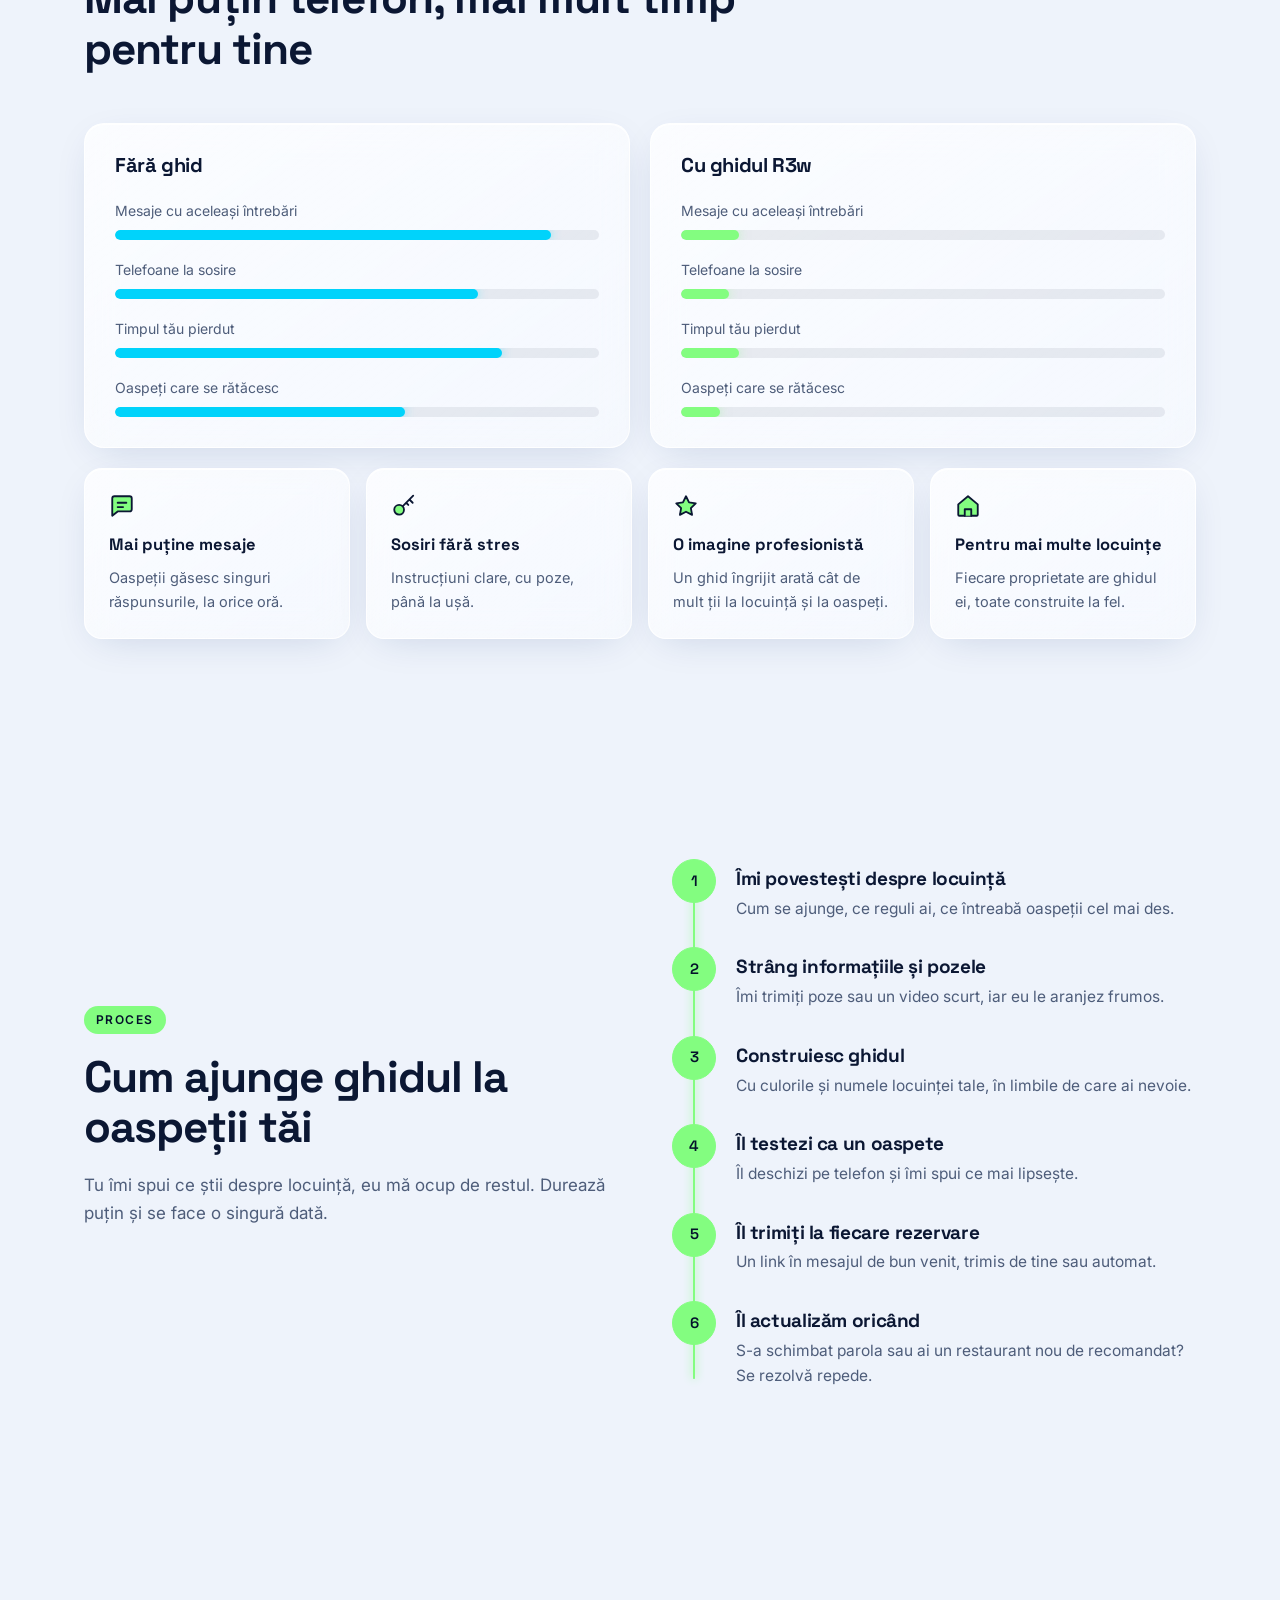
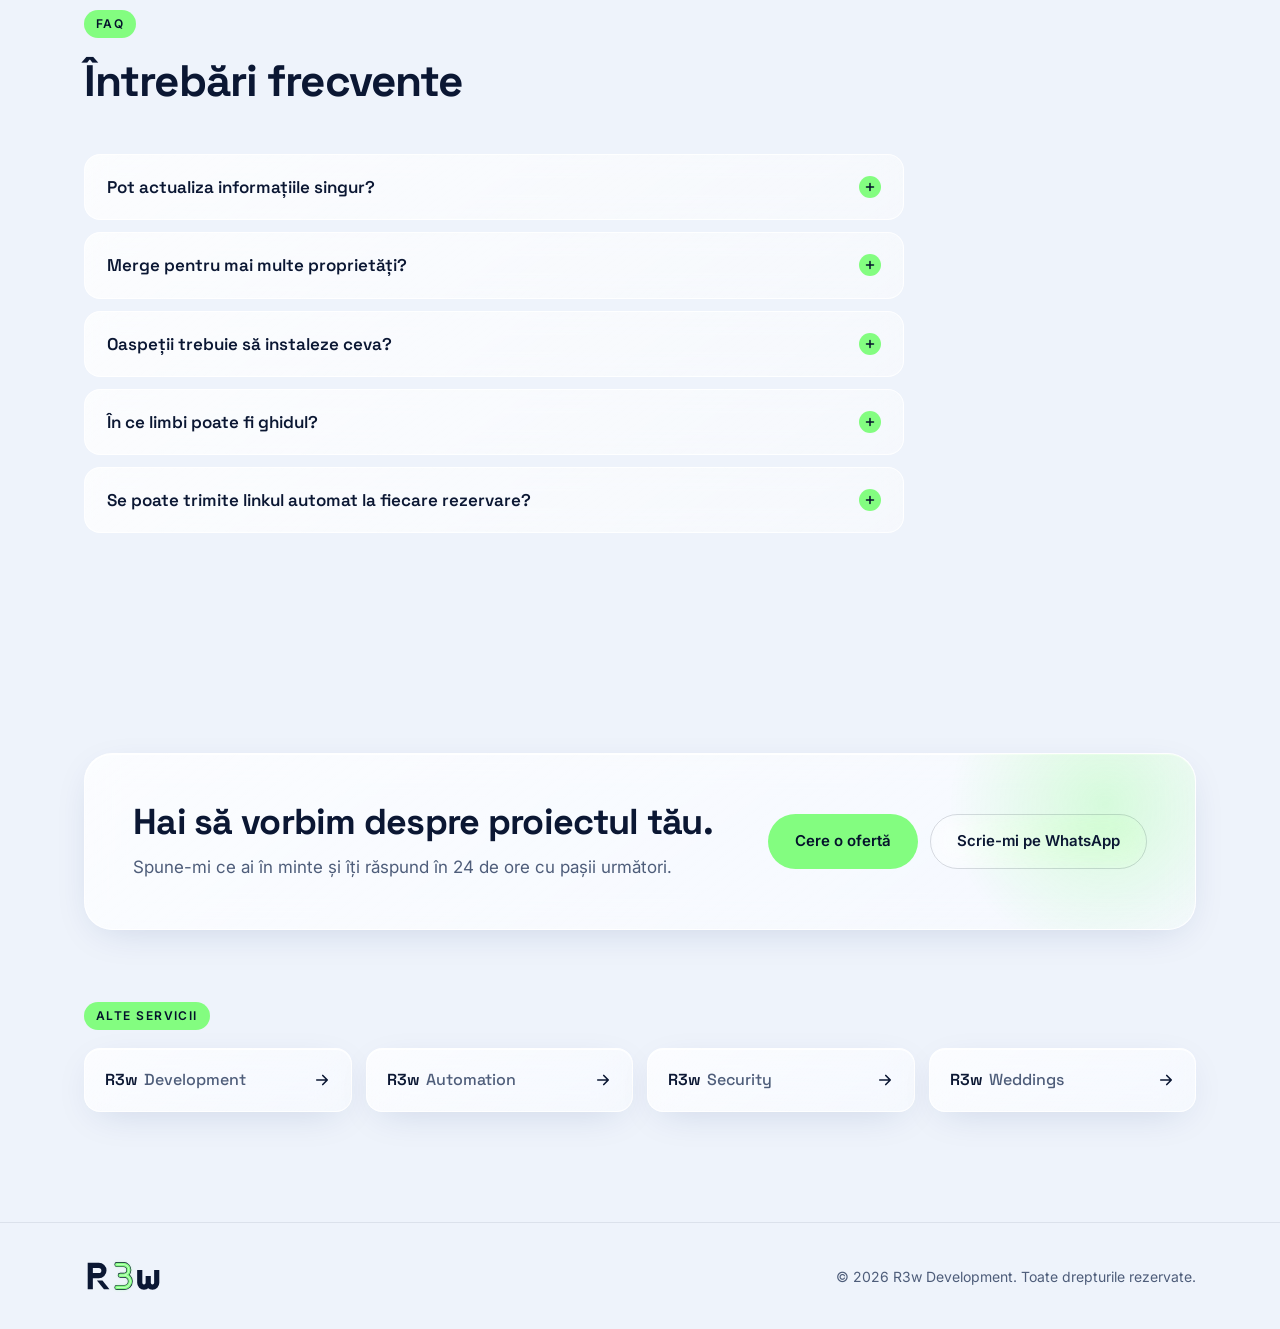
<file: airbnb/index.html>
<!doctype html>
<html lang="ro">
<head>
  <meta charset="utf-8">
  <meta name="viewport" content="width=device-width, initial-scale=1">
  <title>R3w AirBnb | Ghidul digital pentru oaspeții tăi</title>
  <meta name="description" content="Un site privat, nelistat, pentru oaspeții locuinței tale: check-in, Wi-Fi, regulile casei și recomandări locale, într-un singur link.">
  <meta name="theme-color" content="#040A18">
  <link rel="icon" href="../assets/favicon.svg" type="image/svg+xml">
  <link rel="apple-touch-icon" href="../assets/apple-touch-icon.png">

  <link rel="preconnect" href="https://fonts.googleapis.com">
  <link rel="preconnect" href="https://fonts.gstatic.com" crossorigin>
  <link href="https://fonts.googleapis.com/css2?family=Cormorant+Garamond:ital,wght@1,500&family=Inter:wght@400;500;600&family=Space+Grotesk:wght@500;600;700&display=swap" rel="stylesheet">
  <link rel="stylesheet" href="../css/styles.css">
  <link rel="stylesheet" href="../css/service.css">
  <link rel="stylesheet" href="page.css">
  <script>
    // Set the theme before the page paints, so there is no flash of the wrong colours
    (function () {
      var root = document.documentElement, saved;
      root.classList.add('js');
      try { saved = localStorage.getItem('theme'); } catch (e) {}
      root.dataset.theme = saved || (matchMedia('(prefers-color-scheme: light)').matches ? 'light' : 'dark');
    })();
  </script>
</head>
<body>

  <div class="backdrop" aria-hidden="true">
    <div class="orb orb--sapphire"></div>
    <div class="orb orb--ocean"></div>
    <div class="orb orb--jade"></div>
  </div>

  <!-- ============ NAV ============ -->
  <header class="nav" id="top">
    <div class="container nav__inner">
      <a href="../" class="logo" aria-label="R3w Development">
        <svg class="wordmark" viewBox="-5 -5 107 46" width="79" height="34" aria-hidden="true">
          <defs><filter id="neon-nav" x="-50%" y="-50%" width="200%" height="200%"><feGaussianBlur stdDeviation="2.4"/></filter></defs>
          <path fill="currentColor" fill-rule="evenodd" d="M0 0H15A10.5 10.5 0 0 1 15 21H7V36H0Z M7 7H15A3.5 3.5 0 0 1 15 14H7Z"/>
          <path fill="currentColor" d="M12.5 24H20L29.5 36H22Z"/>
          <g class="neon" fill="none" stroke-linecap="round" stroke-linejoin="round">
            <path class="neon__glow" stroke-width="6" filter="url(#neon-nav)" d="M39.5 2.5H48.5A7.25 7.25 0 0 1 48.5 17H44M44 17H49.5A8.25 8.25 0 0 1 49.5 33.5H39.5"/>
            <path class="neon__outline" stroke-width="6.6" d="M39.5 2.5H48.5A7.25 7.25 0 0 1 48.5 17H44M44 17H49.5A8.25 8.25 0 0 1 49.5 33.5H39.5"/>
            <path class="neon__tube" stroke-width="5" d="M39.5 2.5H48.5A7.25 7.25 0 0 1 48.5 17H44M44 17H49.5A8.25 8.25 0 0 1 49.5 33.5H39.5"/>
            <path class="neon__core" stroke-width="1.4" d="M39.5 2.5H48.5A7.25 7.25 0 0 1 48.5 17H44M44 17H49.5A8.25 8.25 0 0 1 49.5 33.5H39.5"/>
          </g>
          <path fill="none" stroke="currentColor" stroke-width="7" d="M70.5 10V27.25A5.75 5.75 0 0 0 82 27.25V18M82 27.25A5.75 5.75 0 0 0 93.5 27.25V10"/>
        </svg>
      </a>

      <nav class="nav__menu" id="nav-menu">
        <a href="../#about" data-i18n="nav.about">Despre</a>
        <a href="../#solutions" data-i18n="nav.solutions">Servicii</a>
        <a href="../#work" data-i18n="nav.work">Proiecte</a>
        <a href="../#process" data-i18n="nav.process">Proces</a>
        <a href="../#contact" class="btn btn--small btn--primary" data-i18n="nav.cta">Hai să vorbim</a>
        <div class="nav__extra">
          <div class="nav__prefs">
            <div class="lang" role="group" aria-label="Limba" data-i18n-label="ui.language">
              <button type="button" data-lang="ro" aria-pressed="true">RO</button>
              <button type="button" data-lang="hu" aria-pressed="false">HU</button>
              <button type="button" data-lang="en" aria-pressed="false">EN</button>
            </div>
            <button type="button" class="theme-toggle" aria-label="Schimbă tema" data-i18n-label="ui.theme">
              <svg class="icon-sun" viewBox="0 0 24 24"><circle cx="12" cy="12" r="4"/><path d="M12 2v2M12 20v2M4.9 4.9l1.4 1.4M17.7 17.7l1.4 1.4M2 12h2M20 12h2M4.9 19.1l1.4-1.4M17.7 6.3l1.4-1.4"/></svg>
              <svg class="icon-moon" viewBox="0 0 24 24"><path d="M21 12.8A9 9 0 1 1 11.2 3a7 7 0 0 0 9.8 9.8Z"/></svg>
            </button>
          </div>
          <div class="nav__quick">
            <a href="tel:+40727515052"><svg viewBox="0 0 24 24" aria-hidden="true"><path d="M22 16.9v3a2 2 0 0 1-2.2 2 19.8 19.8 0 0 1-8.6-3.1 19.5 19.5 0 0 1-6-6A19.8 19.8 0 0 1 2.1 4.2 2 2 0 0 1 4.1 2h3a2 2 0 0 1 2 1.7c.1.9.4 1.8.7 2.7a2 2 0 0 1-.5 2.1L8 9.8a16 16 0 0 0 6 6l1.3-1.3a2 2 0 0 1 2.1-.4c.9.3 1.8.6 2.7.7a2 2 0 0 1 1.7 2Z"/></svg><span data-i18n="menu.call">Sună</span></a>
            <a href="https://wa.me/40727515052" target="_blank" rel="noopener"><svg viewBox="0 0 24 24" aria-hidden="true"><path d="M21 11.5a8.4 8.4 0 0 1-12.4 7.4L3 21l2.1-5.6A8.4 8.4 0 1 1 21 11.5Z"/></svg><span>WhatsApp</span></a>
          </div>
        </div>
      </nav>

      <div class="nav__controls">
        <div class="lang" role="group" aria-label="Limba" data-i18n-label="ui.language">
          <button type="button" data-lang="ro" aria-pressed="true">RO</button>
          <button type="button" data-lang="hu" aria-pressed="false">HU</button>
          <button type="button" data-lang="en" aria-pressed="false">EN</button>
        </div>

        <button type="button" class="theme-toggle" aria-label="Schimbă tema" data-i18n-label="ui.theme">
          <svg class="icon-sun" viewBox="0 0 24 24"><circle cx="12" cy="12" r="4"/><path d="M12 2v2M12 20v2M4.9 4.9l1.4 1.4M17.7 17.7l1.4 1.4M2 12h2M20 12h2M4.9 19.1l1.4-1.4M17.7 6.3l1.4-1.4"/></svg>
          <svg class="icon-moon" viewBox="0 0 24 24"><path d="M21 12.8A9 9 0 1 1 11.2 3a7 7 0 0 0 9.8 9.8Z"/></svg>
        </button>

        <button class="nav__toggle" aria-label="Deschide meniul" data-i18n-label="ui.menuOpen" aria-expanded="false" aria-controls="nav-menu">
          <span></span><span></span>
        </button>
      </div>
    </div>
  </header>

  <main>

    <!-- ============ HERO ============ -->
    <section class="svc-hero">
      <div class="container svc-hero__inner">
        <div class="reveal">
          <a class="back" href="../#solutions"><svg viewBox="0 0 24 24" aria-hidden="true"><path d="M19 12H5M11 6l-6 6 6 6"/></svg><span data-i18n="svc.back">Toate serviciile</span></a>
          <p class="section__label">R3w AirBnb</p>
          <h1 data-i18n="page.hero.title">Ghidul digital pentru <span class="mark">oaspeții tăi.</span></h1>
          <p class="svc-lead" data-i18n="page.hero.lead">Un site mic și privat, doar pentru cei care au rezervat la tine. Check-in, Wi-Fi, regulile casei și locurile tale preferate din oraș, toate într-un singur link pe care îl trimiți după rezervare.</p>
          <div class="hero__cta">
            <a href="../#contact" class="btn btn--primary" data-i18n="svc.quote">Cere o ofertă</a>
            <a href="#demo" class="btn btn--ghost" data-i18n="page.hero.cta2">Încearcă ghidul</a>
          </div>
        </div>

        <!-- The guest gets the booking message, taps the link and the guide opens -->
        <div class="bnb-hero reveal" data-animate aria-hidden="true">
          <div class="bnb-phone">
            <div class="bnb-screen">
              <div class="bnb-chat">
                <div class="bnb-chat__head"><i>A</i><div><b>Ana</b><small data-i18n="page.hero.host">gazda ta</small></div></div>
                <div class="bnb-notif">
                  <i class="bnb-notif__app"></i>
                  <div><b data-i18n="page.hero.notif">Rezervare confirmată</b><small data-i18n="page.hero.notifSub">3 nopți, 2 oaspeți</small></div>
                </div>
                <span class="bnb-day" data-i18n="page.hero.today">Azi</span>
                <div class="bnb-msg bnb-msg--me"><span data-i18n="page.hero.me">Am rezervat pentru weekend, abia aștept!</span></div>
                <div class="bnb-msg bnb-msg--host">
                  <span data-i18n="page.hero.msg">Bună, Andrei! Aici ai tot ce-ți trebuie pentru sejur:</span>
                  <span class="bnb-linkchip"><svg viewBox="0 0 24 24"><path d="M10 14a5 5 0 0 0 7 0l3-3a5 5 0 0 0-7-7l-1 1"/><path d="M14 10a5 5 0 0 0-7 0l-3 3a5 5 0 0 0 7 7l1-1"/></svg><span data-i18n="page.hero.link">Ghidul tău</span></span>
                </div>
              </div>

              <div class="bnb-guide">
                <div class="bnb-guide__hero">
                  <b data-i18n="page.hero.welcome">Bine ai venit, Andrei!</b>
                  <small data-i18n="page.hero.place">Apartament Cetate, Deva</small>
                </div>
                <ul class="bnb-guide__list">
                  <li style="--i:0"><svg viewBox="0 0 24 24"><circle cx="7.5" cy="15.5" r="4.5"/><path d="m10.7 12.3 9.8-9.8M17 6l3 3M14 9l2 2"/></svg><span>Check-in</span><b>15:00</b></li>
                  <li style="--i:1"><svg viewBox="0 0 24 24"><path d="M2 8.8a15 15 0 0 1 20 0M5 12.6a10 10 0 0 1 14 0M8.5 16.3a5 5 0 0 1 7 0"/><circle cx="12" cy="20" r="1"/></svg><span>Wi-Fi</span><b>CetateDeva_5G</b></li>
                  <li style="--i:2"><svg viewBox="0 0 24 24"><rect x="4" y="3" width="16" height="18" rx="3"/><path d="M10 17V7h3a3 3 0 0 1 0 6h-3"/></svg><span data-i18n="page.hero.park">Parcare</span><b data-i18n="page.hero.parkVal">În curte</b></li>
                  <li style="--i:3"><svg viewBox="0 0 24 24"><path d="M12 21s-7-6.2-7-11a7 7 0 0 1 14 0c0 4.8-7 11-7 11Z"/><circle cx="12" cy="10" r="2.5"/></svg><span data-i18n="page.hero.tips">Recomandări</span><b data-i18n="page.hero.tipsVal">6 locuri</b></li>
                </ul>
                <div class="bnb-guide__map"><i></i></div>
              </div>
            </div>
          </div>

          <div class="bnb-chip bnb-chip--a glass"><svg viewBox="0 0 24 24"><rect x="5" y="11" width="14" height="10" rx="2"/><path d="M8 11V8a4 4 0 0 1 8 0v3"/></svg><span data-i18n="page.hero.chip1">Link privat</span></div>
          <div class="bnb-chip bnb-chip--b glass"><svg viewBox="0 0 24 24"><circle cx="12" cy="12" r="9"/><path d="M3 12h18M12 3a14 14 0 0 1 0 18M12 3a14 14 0 0 0 0 18"/></svg><span>RO / HU / EN</span></div>
        </div>
      </div>
    </section>

    <!-- ============ THE PROBLEM ============ -->
    <section class="section">
      <div class="container split">
        <div class="reveal">
          <p class="section__label" data-i18n="page.prob.label">Problema</p>
          <h2 data-i18n="page.prob.title">Aceleași întrebări, de la fiecare oaspete</h2>
          <p data-i18n="page.prob.p1">Fiecare gazdă știe cum e: parola de la Wi-Fi, ora de check-in, unde se parchează, cum pornește centrala. Le explici o dată, apoi încă o dată, apoi la miezul nopții, când cineva stă cu bagajele în fața ușii.</p>
          <p data-i18n="page.prob.p2">Un ghid digital răspunde în locul tău, la orice oră. Tu trimiți un singur link, iar oaspetele găsește totul acolo, cu poze și explicații clare.</p>
        </div>

        <!-- Questions pile up, then one link answers them all -->
        <div class="inbox glass reveal" data-animate aria-hidden="true">
          <div class="inbox__head">
            <b data-i18n="page.prob.inbox">Mesaje</b>
            <span class="inbox__count">
              <span class="inbox__label" data-i18n="page.prob.repeat">Întrebări repetate</span>
              <span class="inbox__num">
                <em class="inbox__num-a" data-count="5">5</em>
                <em class="inbox__num-b">0</em>
              </span>
            </span>
          </div>
          <ul class="inbox__list">
            <li style="--i:0"><i>M</i><div><b>Mihai</b><span data-i18n="page.prob.q1">Care e parola de la Wi-Fi?</span></div></li>
            <li style="--i:1"><i>L</i><div><b>Laura</b><span data-i18n="page.prob.q2">La ce oră e check-in?</span></div></li>
            <li style="--i:2"><i>T</i><div><b>Tom</b><span data-i18n="page.prob.q3">Unde pot parca?</span></div></li>
            <li style="--i:3"><i>I</i><div><b>Ioana</b><span data-i18n="page.prob.q4">Cum pornesc centrala?</span></div></li>
            <li style="--i:4"><i>A</i><div><b>Andrei</b><span data-i18n="page.prob.q1">Care e parola de la Wi-Fi?</span></div></li>
          </ul>
          <div class="inbox__answer">
            <span data-i18n="page.prob.answer">Totul e aici:</span>
            <span class="bnb-linkchip"><svg viewBox="0 0 24 24"><path d="M10 14a5 5 0 0 0 7 0l3-3a5 5 0 0 0-7-7l-1 1"/><path d="M14 10a5 5 0 0 0-7 0l-3 3a5 5 0 0 0 7 7l1-1"/></svg><span data-i18n="page.prob.guide">Ghidul casei</span></span>
          </div>
          <button type="button" class="inbox__replay" aria-label="Reia animația" data-i18n-label="page.prob.replay">
            <svg viewBox="0 0 24 24"><path d="M3 12a9 9 0 0 1 15.5-6.2L21 8"/><path d="M21 3v5h-5"/><path d="M21 12a9 9 0 0 1-15.5 6.2L3 16"/><path d="M3 21v-5h5"/></svg>
          </button>
        </div>
      </div>
    </section>

    <!-- ============ WHAT'S INSIDE ============ -->
    <section class="section">
      <div class="container">
        <header class="svc-intro reveal">
          <p class="section__label" data-i18n="page.in.label">Ce conține</p>
          <h2 data-i18n="page.in.title">Tot ce întreabă un oaspete, într-un singur loc</h2>
          <p data-i18n="page.in.p1">Alegi ce intră în ghid. Iată ce pun de obicei, pentru ca nimeni să nu mai fie nevoit să te sune.</p>
        </header>
        <div class="feat-grid">
          <article class="feat glass reveal">
            <h3 class="with-icon"><svg class="icon" viewBox="0 0 24 24" aria-hidden="true"><circle cx="7.5" cy="15.5" r="4.5"/><path d="m10.7 12.3 9.8-9.8M17 6l3 3M14 9l2 2"/></svg><span data-i18n="page.in.f1">Check-in pas cu pas</span></h3>
            <p data-i18n="page.in.f1t">De la poartă până la ușă, cu poze sau un video scurt. Codul de la cutia cu chei, etajul, numărul apartamentului.</p>
          </article>
          <article class="feat glass reveal">
            <h3 class="with-icon"><svg class="icon" viewBox="0 0 24 24" aria-hidden="true"><path d="M2 8.8a15 15 0 0 1 20 0M5 12.6a10 10 0 0 1 14 0M8.5 16.3a5 5 0 0 1 7 0"/><circle cx="12" cy="20" r="1"/></svg><span data-i18n="page.in.f2">Wi-Fi dintr-o atingere</span></h3>
            <p data-i18n="page.in.f2t">Numele rețelei și parola, cu un buton care o copiază direct. Nimeni nu mai tastează litere greșite.</p>
          </article>
          <article class="feat glass reveal">
            <h3 class="with-icon"><svg class="icon" viewBox="0 0 24 24" aria-hidden="true"><rect x="5" y="4" width="14" height="17" rx="2"/><path d="M9 4V2.8h6V4M9 10h6M9 14h6M9 18h4"/></svg><span data-i18n="page.in.f3">Regulile casei</span></h3>
            <p data-i18n="page.in.f3t">Liniștea după o anumită oră, fumatul, animalele, gunoiul. Spuse frumos și clar, înainte să apară o problemă.</p>
          </article>
          <article class="feat glass reveal">
            <h3 class="with-icon"><svg class="icon" viewBox="0 0 24 24" aria-hidden="true"><path d="M9 2v6M15 2v6M6 8h12v4a6 6 0 0 1-12 0Z"/><path d="M12 18v4"/></svg><span data-i18n="page.in.f4">Cum folosești aparatele</span></h3>
            <p data-i18n="page.in.f4t">Centrala, aerul condiționat, mașina de spălat, televizorul. Câteva rânduri și o poză pentru fiecare.</p>
          </article>
          <article class="feat glass reveal">
            <h3 class="with-icon"><svg class="icon" viewBox="0 0 24 24" aria-hidden="true"><rect x="4" y="3" width="16" height="18" rx="3"/><path d="M10 17V7h3a3 3 0 0 1 0 6h-3"/></svg><span data-i18n="page.in.f5">Parcare</span></h3>
            <p data-i18n="page.in.f5t">Unde se lasă mașina, dacă e gratuit și ce străzi e mai bine să ocolească la sosire.</p>
          </article>
          <article class="feat glass reveal">
            <h3 class="with-icon"><svg class="icon" viewBox="0 0 24 24" aria-hidden="true"><path d="M12 21s-7-6.2-7-11a7 7 0 0 1 14 0c0 4.8-7 11-7 11Z"/><circle cx="12" cy="10" r="2.5"/></svg><span data-i18n="page.in.f6">Recomandările tale</span></h3>
            <p data-i18n="page.in.f6t">Restaurantele, cafenelele și locurile pe care le-ai recomanda unui prieten, cu hartă și distanță.</p>
          </article>
          <article class="feat glass reveal">
            <h3 class="with-icon"><svg class="icon" viewBox="0 0 24 24" aria-hidden="true"><path d="M5 4h4l2 5-2.5 1.5a11 11 0 0 0 5 5L15 13l5 2v4a2 2 0 0 1-2 2A16 16 0 0 1 3 6a2 2 0 0 1 2-2"/></svg><span data-i18n="page.in.f7">Contacte de urgență</span></h3>
            <p data-i18n="page.in.f7t">Numărul tău, 112, cea mai apropiată farmacie și un spital, la îndemână când contează.</p>
          </article>
          <article class="feat glass reveal">
            <h3 class="with-icon"><svg class="icon" viewBox="0 0 24 24" aria-hidden="true"><path d="M15 3h4a2 2 0 0 1 2 2v14a2 2 0 0 1-2 2h-4"/><path d="m10 17 5-5-5-5M15 12H3"/></svg><span data-i18n="page.in.f8">Check-out</span></h3>
            <p data-i18n="page.in.f8t">O listă scurtă: ora, unde rămân cheile, ce se face cu prosoapele. Plecarea e la fel de ușoară ca sosirea.</p>
          </article>
          <article class="feat glass reveal">
            <h3 class="with-icon"><svg class="icon" viewBox="0 0 24 24" aria-hidden="true"><circle cx="12" cy="12" r="9"/><path d="M3 12h18M12 3a14 14 0 0 1 0 18M12 3a14 14 0 0 0 0 18"/></svg><span data-i18n="page.in.f9">Mai multe limbi</span></h3>
            <p data-i18n="page.in.f9t">Româna, maghiara, engleza sau alte limbi, după oaspeții pe care îi ai. Fiecare citește în limba lui.</p>
          </article>
        </div>
      </div>
    </section>

    <!-- ============ LIVE DEMO ============ -->
    <section class="section" id="demo">
      <div class="container split split--flip">
        <div class="reveal">
          <p class="section__label" data-i18n="page.demo.label">Încearcă</p>
          <h2 data-i18n="page.demo.title">Așa arată ghidul pe telefonul oaspetelui</h2>
          <p data-i18n="page.demo.p1">Apasă pe taburi și vezi cum găsește oaspetele informațiile. Butonul de copiere chiar funcționează, încearcă-l.</p>
          <ul class="ticks">
            <li data-i18n="page.demo.t1">Se deschide în browser, fără aplicații</li>
            <li data-i18n="page.demo.t2">Arată bine pe orice telefon</li>
            <li data-i18n="page.demo.t3">Se încarcă repede, chiar și pe date mobile</li>
          </ul>
        </div>

        <div class="demo reveal">
          <div class="bnb-phone bnb-phone--demo">
            <div class="bnb-screen demo__screen">
              <div class="demo__top">
                <b data-i18n="page.hero.place">Apartament Cetate, Deva</b>
                <small data-i18n="page.demo.sub">Ghidul tău pentru sejur</small>
              </div>
              <div class="demo__tabs" role="tablist">
                <button type="button" role="tab" aria-selected="true" data-tab="checkin">Check-in</button>
                <button type="button" role="tab" aria-selected="false" data-tab="wifi">Wi-Fi</button>
                <button type="button" role="tab" aria-selected="false" data-tab="local" data-i18n="page.demo.tab3">Local</button>
              </div>

              <div class="demo__panel is-active" data-panel="checkin" role="tabpanel">
                <ol class="demo__steps">
                  <li><b>1</b><span data-i18n="page.demo.c1">Intri pe poarta mare, apoi pe ușa din stânga.</span></li>
                  <li><b>2</b><span data-i18n="page.demo.c2">Cutia cu cheia e lângă ușă. Codul e 4821.</span></li>
                  <li><b>3</b><span data-i18n="page.demo.c3">Apartamentul 7, la etajul 2.</span></li>
                </ol>
                <div class="demo__video">
                  <svg viewBox="0 0 24 24" aria-hidden="true"><circle cx="12" cy="12" r="9"/><path d="m10 8 6 4-6 4Z"/></svg>
                  <span data-i18n="page.demo.video">Video: drumul până la ușă</span>
                </div>
              </div>

              <div class="demo__panel" data-panel="wifi" role="tabpanel">
                <div class="demo__wifi">
                  <svg viewBox="0 0 24 24" aria-hidden="true"><path d="M2 8.8a15 15 0 0 1 20 0M5 12.6a10 10 0 0 1 14 0M8.5 16.3a5 5 0 0 1 7 0"/><circle cx="12" cy="20" r="1"/></svg>
                  <div class="demo__field"><small data-i18n="page.demo.net">Rețea</small><b>CetateDeva_5G</b></div>
                  <div class="demo__field"><small data-i18n="page.demo.pass">Parolă</small><b class="demo__pw">cetate2027</b></div>
                  <button type="button" class="demo__copy">
                    <svg viewBox="0 0 24 24" aria-hidden="true"><rect x="9" y="9" width="12" height="12" rx="2"/><path d="M5 15H4a1 1 0 0 1-1-1V4a1 1 0 0 1 1-1h10a1 1 0 0 1 1 1v1"/></svg>
                    <span data-i18n="page.demo.copy">Copiază parola</span>
                  </button>
                  <p class="demo__toast" role="status" aria-live="polite"></p>
                </div>
              </div>

              <div class="demo__panel" data-panel="local" role="tabpanel">
                <ul class="demo__places">
                  <li><i class="demo__pic demo__pic--a"></i><div><b data-i18n="page.demo.l1">Cetatea Deva</b><small data-i18n="page.demo.l1s">10 min pe jos</small></div></li>
                  <li><i class="demo__pic demo__pic--b"></i><div><b data-i18n="page.demo.l2">Cafenea în centru</b><small data-i18n="page.demo.l2s">5 min pe jos, cafea bună dimineața</small></div></li>
                  <li><i class="demo__pic demo__pic--c"></i><div><b data-i18n="page.demo.l3">Restaurant cu mâncare locală</b><small data-i18n="page.demo.l3s">8 min pe jos, rezervă seara</small></div></li>
                </ul>
              </div>
            </div>
          </div>
        </div>
      </div>
    </section>

    <!-- ============ PRIVATE AND UNLISTED ============ -->
    <section class="section">
      <div class="container split">
        <div class="reveal">
          <p class="section__label" data-i18n="page.priv.label">Privat</p>
          <h2 data-i18n="page.priv.title">Nelistat înseamnă că îl văd doar oaspeții tăi</h2>
          <p data-i18n="page.priv.p1">Ghidul nu apare pe Google și nu are un link pe care să-l găsească cineva întâmplător. Îl deschide doar cine a primit linkul de la tine, adică oaspetele care a rezervat.</p>
          <ul class="ticks">
            <li data-i18n="page.priv.t1">Nu apare în căutările de pe Google</li>
            <li data-i18n="page.priv.t2">Îl văd doar oaspeții care au linkul</li>
            <li data-i18n="page.priv.t3">Linkul se poate schimba la fiecare rezervare</li>
            <li data-i18n="page.priv.t4">Oaspeții nu au nevoie de cont sau parolă</li>
          </ul>
        </div>

        <!-- Search finds nothing, the guest's link opens it -->
        <div class="privacy reveal" data-animate aria-hidden="true">
          <div class="privacy__card glass">
            <div class="privacy__search">
              <svg viewBox="0 0 24 24"><circle cx="11" cy="11" r="7"/><path d="m20 20-3.5-3.5"/></svg>
              <span class="privacy__typed" data-i18n="page.priv.query">ghid apartament cetate deva</span>
            </div>
            <ul class="privacy__results">
              <li><i></i><i></i></li>
              <li><i></i><i></i></li>
              <li><i></i><i></i></li>
            </ul>
            <span class="privacy__badge">
              <svg viewBox="0 0 24 24"><path d="M3 3l18 18"/><path d="M10.6 5.1A10 10 0 0 1 12 5c6 0 10 7 10 7a17 17 0 0 1-3.2 3.9M6.6 6.6C3.9 8.4 2 12 2 12s4 7 10 7a9.7 9.7 0 0 0 5.4-1.6"/><path d="M9.9 9.9a3 3 0 0 0 4.2 4.2"/></svg>
              <span data-i18n="page.priv.badge1">Ghidul nu apare în căutări</span>
            </span>
          </div>

          <div class="privacy__card privacy__card--link glass">
            <span class="privacy__lock">
              <svg viewBox="0 0 24 24"><rect x="5" y="11" width="14" height="10" rx="2"/><path class="privacy__shackle" d="M8 11V8a4 4 0 0 1 8 0v3"/></svg>
            </span>
            <div class="privacy__link">
              <b data-i18n="page.priv.linkTitle">Linkul oaspetelui</b>
              <small>/g/7Fk2Qa</small>
            </div>
            <span class="privacy__badge privacy__badge--ok" data-i18n="page.priv.badge2">Acces doar cu link</span>
          </div>
        </div>
      </div>
    </section>

    <!-- ============ HOW IT FLOWS ============ -->
    <section class="section">
      <div class="container">
        <header class="svc-intro reveal">
          <p class="section__label" data-i18n="page.flow.label">Cum funcționează</p>
          <h2 data-i18n="page.flow.title">De la rezervare până la recenzie</h2>
          <p data-i18n="page.flow.p1">Ghidul își face treaba în liniște, între momentul în care cineva rezervă și momentul în care pleacă mulțumit.</p>
        </header>

        <div class="flow-line reveal" data-animate style="--n:5">
          <div class="flow-step" style="--i:0">
            <span class="flow-step__icon"><svg viewBox="0 0 24 24"><rect x="3" y="5" width="18" height="16" rx="2"/><path d="M3 10h18M8 3v4M16 3v4"/></svg></span>
            <b data-i18n="page.flow.f1">Rezervare</b>
            <small data-i18n="page.flow.f1s">pe Airbnb sau direct</small>
          </div>
          <div class="flow-step" style="--i:1">
            <span class="flow-step__icon"><svg viewBox="0 0 24 24"><path d="M21 15a2 2 0 0 1-2 2H8l-5 4V5a2 2 0 0 1 2-2h14a2 2 0 0 1 2 2Z"/></svg></span>
            <b data-i18n="page.flow.f2">Mesaj cu linkul</b>
            <small data-i18n="page.flow.f2s">poate pleca automat</small>
          </div>
          <div class="flow-step" style="--i:2">
            <span class="flow-step__icon"><svg viewBox="0 0 24 24"><path d="M2 5h6a4 4 0 0 1 4 4v12a3 3 0 0 0-3-3H2Z"/><path d="M22 5h-6a4 4 0 0 0-4 4v12a3 3 0 0 1 3-3h7Z"/></svg></span>
            <b data-i18n="page.flow.f3">Oaspetele citește</b>
            <small data-i18n="page.flow.f3s">înainte de drum</small>
          </div>
          <div class="flow-step" style="--i:3">
            <span class="flow-step__icon"><svg viewBox="0 0 24 24"><path d="M3 10.5 12 3l9 7.5V20a1 1 0 0 1-1 1h-5v-6H9v6H4a1 1 0 0 1-1-1Z"/></svg></span>
            <b data-i18n="page.flow.f4">Sosire liniștită</b>
            <small data-i18n="page.flow.f4s">fără telefoane</small>
          </div>
          <div class="flow-step" style="--i:4">
            <span class="flow-step__icon"><svg viewBox="0 0 24 24"><path d="m12 3 2.8 5.7 6.2.9-4.5 4.4 1.1 6.2L12 17.3l-5.6 2.9 1.1-6.2L3 9.6l6.2-.9Z"/></svg></span>
            <b data-i18n="page.flow.f5">Recenzie mai bună</b>
            <small data-i18n="page.flow.f5s">oaspete mulțumit</small>
          </div>
        </div>

        <p class="flow-note reveal">
          <span data-i18n="page.flow.note">Mesajul cu linkul poate pleca singur la fiecare rezervare, fără să-l mai trimiți tu.</span>
          <a href="../automation/" class="link"><span data-i18n="page.flow.auto">Vezi R3w Automation</span> <span class="arrow" aria-hidden="true">→</span></a>
        </p>
      </div>
    </section>

    <!-- ============ BEFORE AND AFTER ============ -->
    <section class="section">
      <div class="container">
        <header class="svc-intro reveal">
          <p class="section__label" data-i18n="page.ben.label">Ce câștigi</p>
          <h2 data-i18n="page.ben.title">Mai puțin telefon, mai mult timp pentru tine</h2>
        </header>

        <div class="bnb-compare">
          <div class="bnb-compare__col glass reveal" data-animate>
            <h3 data-i18n="page.ben.without">Fără ghid</h3>
            <div class="meters">
              <div class="meter meter--alt" style="--v:.9;--t:0s"><div class="meter__head"><span data-i18n="page.ben.m1">Mesaje cu aceleași întrebări</span></div><div class="meter__bar"><i></i></div></div>
              <div class="meter meter--alt" style="--v:.75;--t:.1s"><div class="meter__head"><span data-i18n="page.ben.m2">Telefoane la sosire</span></div><div class="meter__bar"><i></i></div></div>
              <div class="meter meter--alt" style="--v:.8;--t:.2s"><div class="meter__head"><span data-i18n="page.ben.m3">Timpul tău pierdut</span></div><div class="meter__bar"><i></i></div></div>
              <div class="meter meter--alt" style="--v:.6;--t:.3s"><div class="meter__head"><span data-i18n="page.ben.m4">Oaspeți care se rătăcesc</span></div><div class="meter__bar"><i></i></div></div>
            </div>
          </div>
          <div class="bnb-compare__col glass reveal" data-animate>
            <h3 data-i18n="page.ben.with">Cu ghidul R3w</h3>
            <div class="meters">
              <div class="meter" style="--v:.12;--t:0s"><div class="meter__head"><span data-i18n="page.ben.m1">Mesaje cu aceleași întrebări</span></div><div class="meter__bar"><i></i></div></div>
              <div class="meter" style="--v:.1;--t:.1s"><div class="meter__head"><span data-i18n="page.ben.m2">Telefoane la sosire</span></div><div class="meter__bar"><i></i></div></div>
              <div class="meter" style="--v:.12;--t:.2s"><div class="meter__head"><span data-i18n="page.ben.m3">Timpul tău pierdut</span></div><div class="meter__bar"><i></i></div></div>
              <div class="meter" style="--v:.08;--t:.3s"><div class="meter__head"><span data-i18n="page.ben.m4">Oaspeți care se rătăcesc</span></div><div class="meter__bar"><i></i></div></div>
            </div>
          </div>
        </div>

        <ul class="bnb-benefits reveal" data-animate>
          <li class="glass" style="--i:0">
            <svg viewBox="0 0 24 24" aria-hidden="true"><path d="M21 15a2 2 0 0 1-2 2H8l-5 4V5a2 2 0 0 1 2-2h14a2 2 0 0 1 2 2Z"/><path d="M8 9h8M8 13h5"/></svg>
            <b data-i18n="page.ben.b1">Mai puține mesaje</b>
            <span data-i18n="page.ben.b1t">Oaspeții găsesc singuri răspunsurile, la orice oră.</span>
          </li>
          <li class="glass" style="--i:1">
            <svg viewBox="0 0 24 24" aria-hidden="true"><circle cx="7.5" cy="15.5" r="4.5"/><path d="m10.7 12.3 9.8-9.8M17 6l3 3M14 9l2 2"/></svg>
            <b data-i18n="page.ben.b2">Sosiri fără stres</b>
            <span data-i18n="page.ben.b2t">Instrucțiuni clare, cu poze, până la ușă.</span>
          </li>
          <li class="glass" style="--i:2">
            <svg viewBox="0 0 24 24" aria-hidden="true"><path d="m12 3 2.8 5.7 6.2.9-4.5 4.4 1.1 6.2L12 17.3l-5.6 2.9 1.1-6.2L3 9.6l6.2-.9Z"/></svg>
            <b data-i18n="page.ben.b3">O imagine profesionistă</b>
            <span data-i18n="page.ben.b3t">Un ghid îngrijit arată cât de mult ții la locuință și la oaspeți.</span>
          </li>
          <li class="glass" style="--i:3">
            <svg viewBox="0 0 24 24" aria-hidden="true"><path d="M3 10.5 12 3l9 7.5V20a1 1 0 0 1-1 1H4a1 1 0 0 1-1-1Z"/><path d="M9 21v-6h6v6"/></svg>
            <b data-i18n="page.ben.b4">Pentru mai multe locuințe</b>
            <span data-i18n="page.ben.b4t">Fiecare proprietate are ghidul ei, toate construite la fel.</span>
          </li>
        </ul>
      </div>
    </section>

    <!-- ============ PROCESS ============ -->
    <section class="section">
      <div class="container split">
        <div class="reveal">
          <p class="section__label" data-i18n="process.label">Proces</p>
          <h2 data-i18n="page.steps.title">Cum ajunge ghidul la oaspeții tăi</h2>
          <p data-i18n="page.steps.p1">Tu îmi spui ce știi despre locuință, eu mă ocup de restul. Durează puțin și se face o singură dată.</p>
        </div>
        <ol class="steps-v reveal" data-animate>
          <li style="--i:0"><span>1</span><div><h3 data-i18n="page.steps.s1">Îmi povestești despre locuință</h3><p data-i18n="page.steps.s1t">Cum se ajunge, ce reguli ai, ce întreabă oaspeții cel mai des.</p></div></li>
          <li style="--i:1"><span>2</span><div><h3 data-i18n="page.steps.s2">Strâng informațiile și pozele</h3><p data-i18n="page.steps.s2t">Îmi trimiți poze sau un video scurt, iar eu le aranjez frumos.</p></div></li>
          <li style="--i:2"><span>3</span><div><h3 data-i18n="page.steps.s3">Construiesc ghidul</h3><p data-i18n="page.steps.s3t">Cu culorile și numele locuinței tale, în limbile de care ai nevoie.</p></div></li>
          <li style="--i:3"><span>4</span><div><h3 data-i18n="page.steps.s4">Îl testezi ca un oaspete</h3><p data-i18n="page.steps.s4t">Îl deschizi pe telefon și îmi spui ce mai lipsește.</p></div></li>
          <li style="--i:4"><span>5</span><div><h3 data-i18n="page.steps.s5">Îl trimiți la fiecare rezervare</h3><p data-i18n="page.steps.s5t">Un link în mesajul de bun venit, trimis de tine sau automat.</p></div></li>
          <li style="--i:5"><span>6</span><div><h3 data-i18n="page.steps.s6">Îl actualizăm oricând</h3><p data-i18n="page.steps.s6t">S-a schimbat parola sau ai un restaurant nou de recomandat? Se rezolvă repede.</p></div></li>
        </ol>
      </div>
    </section>

    <!-- ============ FAQ ============ -->
    <section class="section">
      <div class="container">
        <header class="svc-intro reveal">
          <p class="section__label">FAQ</p>
          <h2 data-i18n="svc.faq">Întrebări frecvente</h2>
        </header>
        <div class="faq reveal">
          <details><summary data-i18n="page.faq.q1">Pot actualiza informațiile singur?</summary><p data-i18n="page.faq.a1">Da. Dacă vrei, primești un panou simplu din care schimbi parola de Wi-Fi, ora de check-in sau recomandările. Dacă nu, îmi scrii și o schimb eu.</p></details>
          <details><summary data-i18n="page.faq.q2">Merge pentru mai multe proprietăți?</summary><p data-i18n="page.faq.a2">Da. Fiecare locuință primește ghidul ei, cu informațiile ei, și toate arată la fel de îngrijit.</p></details>
          <details><summary data-i18n="page.faq.q3">Oaspeții trebuie să instaleze ceva?</summary><p data-i18n="page.faq.a3">Nu. Ghidul se deschide direct în browserul telefonului, din linkul primit. Fără aplicații și fără conturi.</p></details>
          <details><summary data-i18n="page.faq.q4">În ce limbi poate fi ghidul?</summary><p data-i18n="page.faq.a4">În ce limbi ai nevoie. De obicei româna, maghiara și engleza, dar se pot adăuga și altele, după oaspeții pe care îi primești.</p></details>
          <details><summary data-i18n="page.faq.q5">Se poate trimite linkul automat la fiecare rezervare?</summary><p data-i18n="page.faq.a5">Da, împreună cu R3w Automation. Mesajul de bun venit cu linkul pleacă singur, imediat după rezervare.</p></details>
        </div>
      </div>
    </section>

    <!-- ============ NEXT STEP ============ -->
    <section class="section">
      <div class="container">
        <div class="cta-band glass reveal">
          <div>
            <h2 data-i18n="svc.cta.title">Hai să vorbim despre proiectul tău.</h2>
            <p data-i18n="svc.cta.text">Spune-mi ce ai în minte și îți răspund în 24 de ore cu pașii următori.</p>
          </div>
          <div class="cta-band__btns">
            <a href="../#contact" class="btn btn--primary" data-i18n="svc.quote">Cere o ofertă</a>
            <a href="https://wa.me/40727515052" class="btn btn--ghost" target="_blank" rel="noopener" data-i18n="contact.whatsapp">Scrie-mi pe WhatsApp</a>
          </div>
        </div>

        <p class="section__label others__label" data-i18n="svc.others">Alte servicii</p>
        <nav class="others reveal">
          <a class="glass" href="../development/">R3w <span>Development</span><svg viewBox="0 0 24 24" aria-hidden="true"><path d="M5 12h14M13 6l6 6-6 6"/></svg></a>
          <a class="glass" href="../automation/">R3w <span>Automation</span><svg viewBox="0 0 24 24" aria-hidden="true"><path d="M5 12h14M13 6l6 6-6 6"/></svg></a>
          <a class="glass" href="../security/">R3w <span>Security</span><svg viewBox="0 0 24 24" aria-hidden="true"><path d="M5 12h14M13 6l6 6-6 6"/></svg></a>
          <a class="glass" href="../weddings/">R3w <span>Weddings</span><svg viewBox="0 0 24 24" aria-hidden="true"><path d="M5 12h14M13 6l6 6-6 6"/></svg></a>
        </nav>
      </div>
    </section>

  </main>

  <!-- ============ FOOTER ============ -->
  <footer class="footer">
    <div class="container footer__inner">
      <a href="../" class="logo" aria-label="R3w Development">
        <svg class="wordmark" viewBox="-5 -5 107 46" width="79" height="34" aria-hidden="true">
          <defs><filter id="neon-foot" x="-50%" y="-50%" width="200%" height="200%"><feGaussianBlur stdDeviation="2.4"/></filter></defs>
          <path fill="currentColor" fill-rule="evenodd" d="M0 0H15A10.5 10.5 0 0 1 15 21H7V36H0Z M7 7H15A3.5 3.5 0 0 1 15 14H7Z"/>
          <path fill="currentColor" d="M12.5 24H20L29.5 36H22Z"/>
          <g class="neon" fill="none" stroke-linecap="round" stroke-linejoin="round">
            <path class="neon__glow" stroke-width="6" filter="url(#neon-foot)" d="M39.5 2.5H48.5A7.25 7.25 0 0 1 48.5 17H44M44 17H49.5A8.25 8.25 0 0 1 49.5 33.5H39.5"/>
            <path class="neon__outline" stroke-width="6.6" d="M39.5 2.5H48.5A7.25 7.25 0 0 1 48.5 17H44M44 17H49.5A8.25 8.25 0 0 1 49.5 33.5H39.5"/>
            <path class="neon__tube" stroke-width="5" d="M39.5 2.5H48.5A7.25 7.25 0 0 1 48.5 17H44M44 17H49.5A8.25 8.25 0 0 1 49.5 33.5H39.5"/>
            <path class="neon__core" stroke-width="1.4" d="M39.5 2.5H48.5A7.25 7.25 0 0 1 48.5 17H44M44 17H49.5A8.25 8.25 0 0 1 49.5 33.5H39.5"/>
          </g>
          <path fill="none" stroke="currentColor" stroke-width="7" d="M70.5 10V27.25A5.75 5.75 0 0 0 82 27.25V18M82 27.25A5.75 5.75 0 0 0 93.5 27.25V10"/>
        </svg>
      </a>
      <p>© <span id="year"></span> R3w Development. <span data-i18n="footer.rights">Toate drepturile rezervate.</span></p>
    </div>
      <!-- Quick contact on phones -->
      <div class="quick">
        <div class="quick__menu" id="quick-menu">
          <a class="quick__item glass" href="https://wa.me/40727515052" target="_blank" rel="noopener" style="--i:2"><svg viewBox="0 0 24 24" aria-hidden="true"><path d="M21 11.5a8.4 8.4 0 0 1-12.4 7.4L3 21l2.1-5.6A8.4 8.4 0 1 1 21 11.5Z"/></svg><span>WhatsApp</span></a>
          <a class="quick__item glass" href="tel:+40727515052" style="--i:1"><svg viewBox="0 0 24 24" aria-hidden="true"><path d="M22 16.9v3a2 2 0 0 1-2.2 2 19.8 19.8 0 0 1-8.6-3.1 19.5 19.5 0 0 1-6-6A19.8 19.8 0 0 1 2.1 4.2 2 2 0 0 1 4.1 2h3a2 2 0 0 1 2 1.7c.1.9.4 1.8.7 2.7a2 2 0 0 1-.5 2.1L8 9.8a16 16 0 0 0 6 6l1.3-1.3a2 2 0 0 1 2.1-.4c.9.3 1.8.6 2.7.7a2 2 0 0 1 1.7 2Z"/></svg><span data-i18n="menu.call">Sună</span></a>
          <a class="quick__item glass" href="mailto:lorand.sarkozi25@yahoo.com" style="--i:0"><svg viewBox="0 0 24 24" aria-hidden="true"><rect x="3" y="5" width="18" height="14" rx="2"/><path d="m3 7 9 6 9-6"/></svg><span>Email</span></a>
        </div>
        <button type="button" class="quick__btn" aria-expanded="false" aria-controls="quick-menu" aria-label="Contact rapid" data-i18n-label="ui.quick">
          <svg viewBox="0 0 24 24" aria-hidden="true"><path d="M21 11.5a8.4 8.4 0 0 1-12.4 7.4L3 21l2.1-5.6A8.4 8.4 0 1 1 21 11.5Z"/></svg><svg class="quick__x" viewBox="0 0 24 24" aria-hidden="true"><path d="M6 6l12 12M18 6 6 18"/></svg>
        </button>
      </div>

  </footer>

  <script src="../js/translations.js"></script>
  <script src="i18n.js"></script>
  <script src="../js/main.js"></script>
  <script src="page.js"></script>
</body>
</html>
</file>
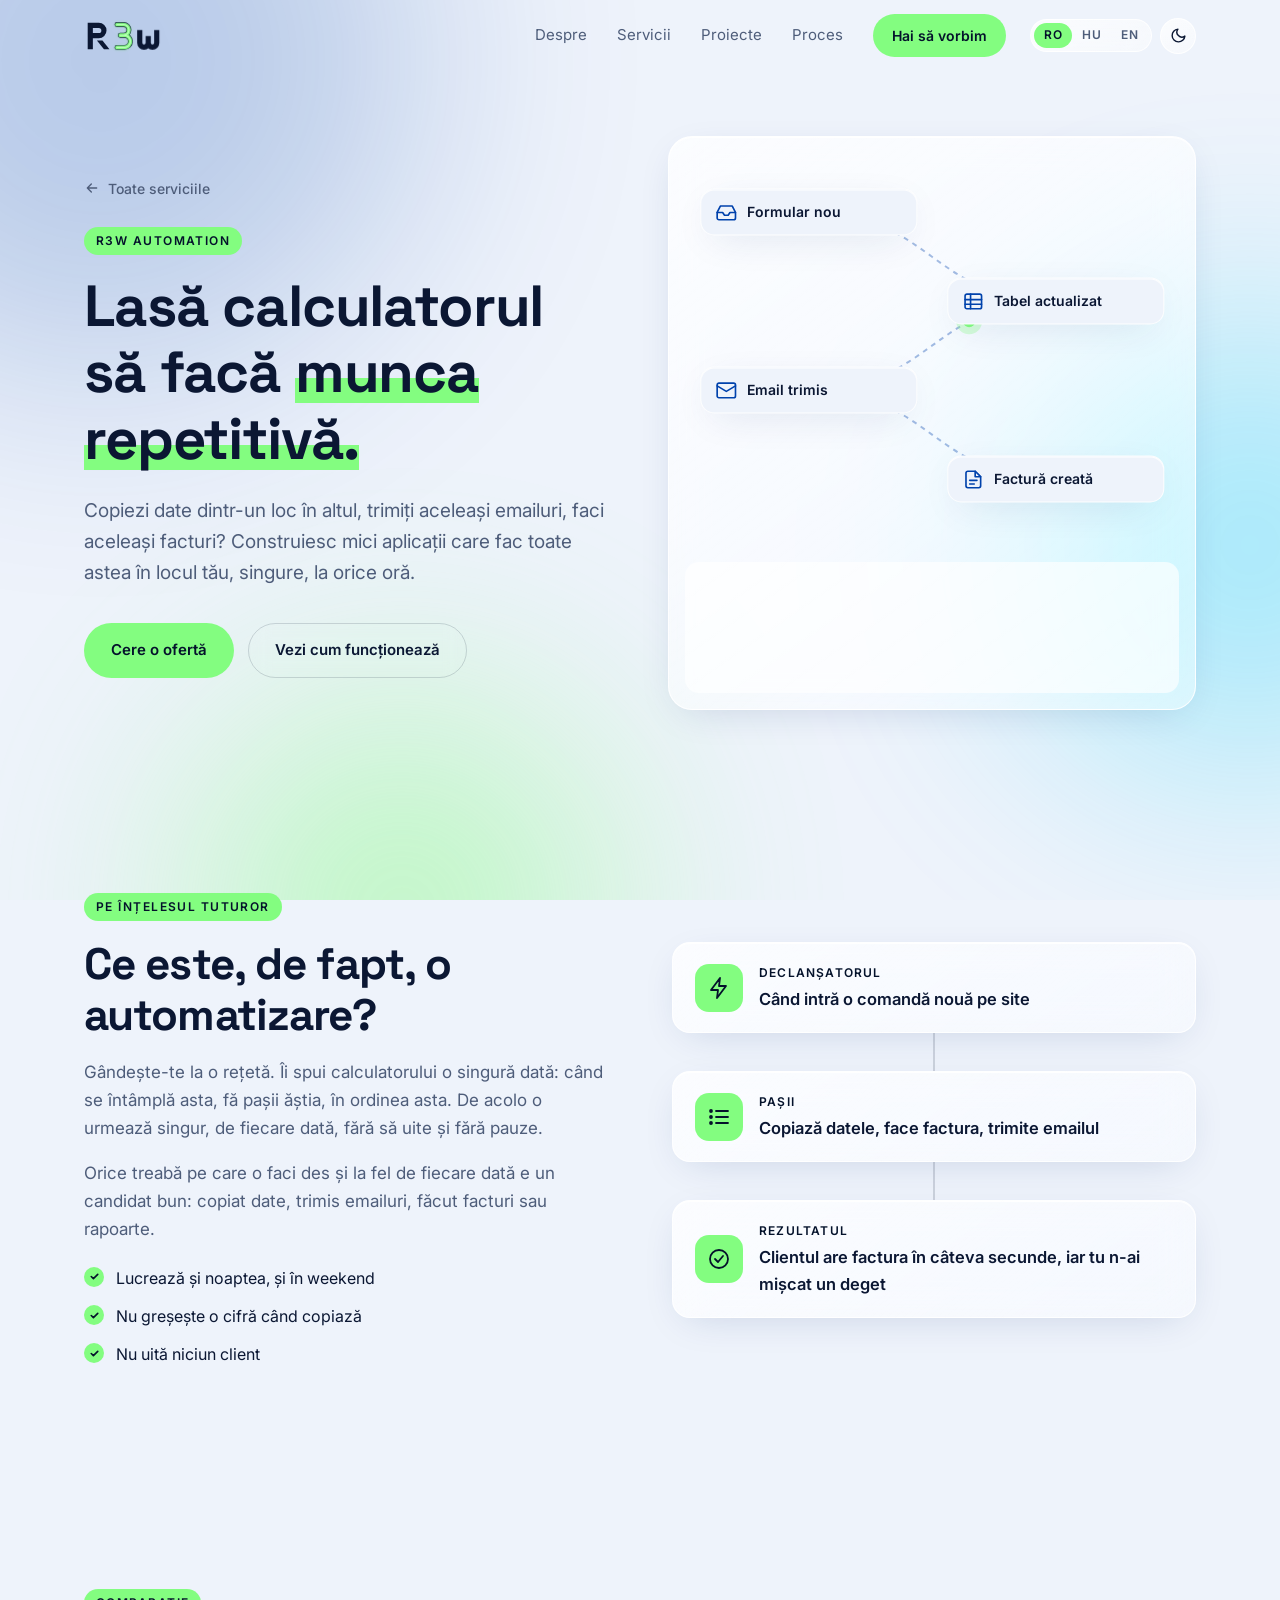
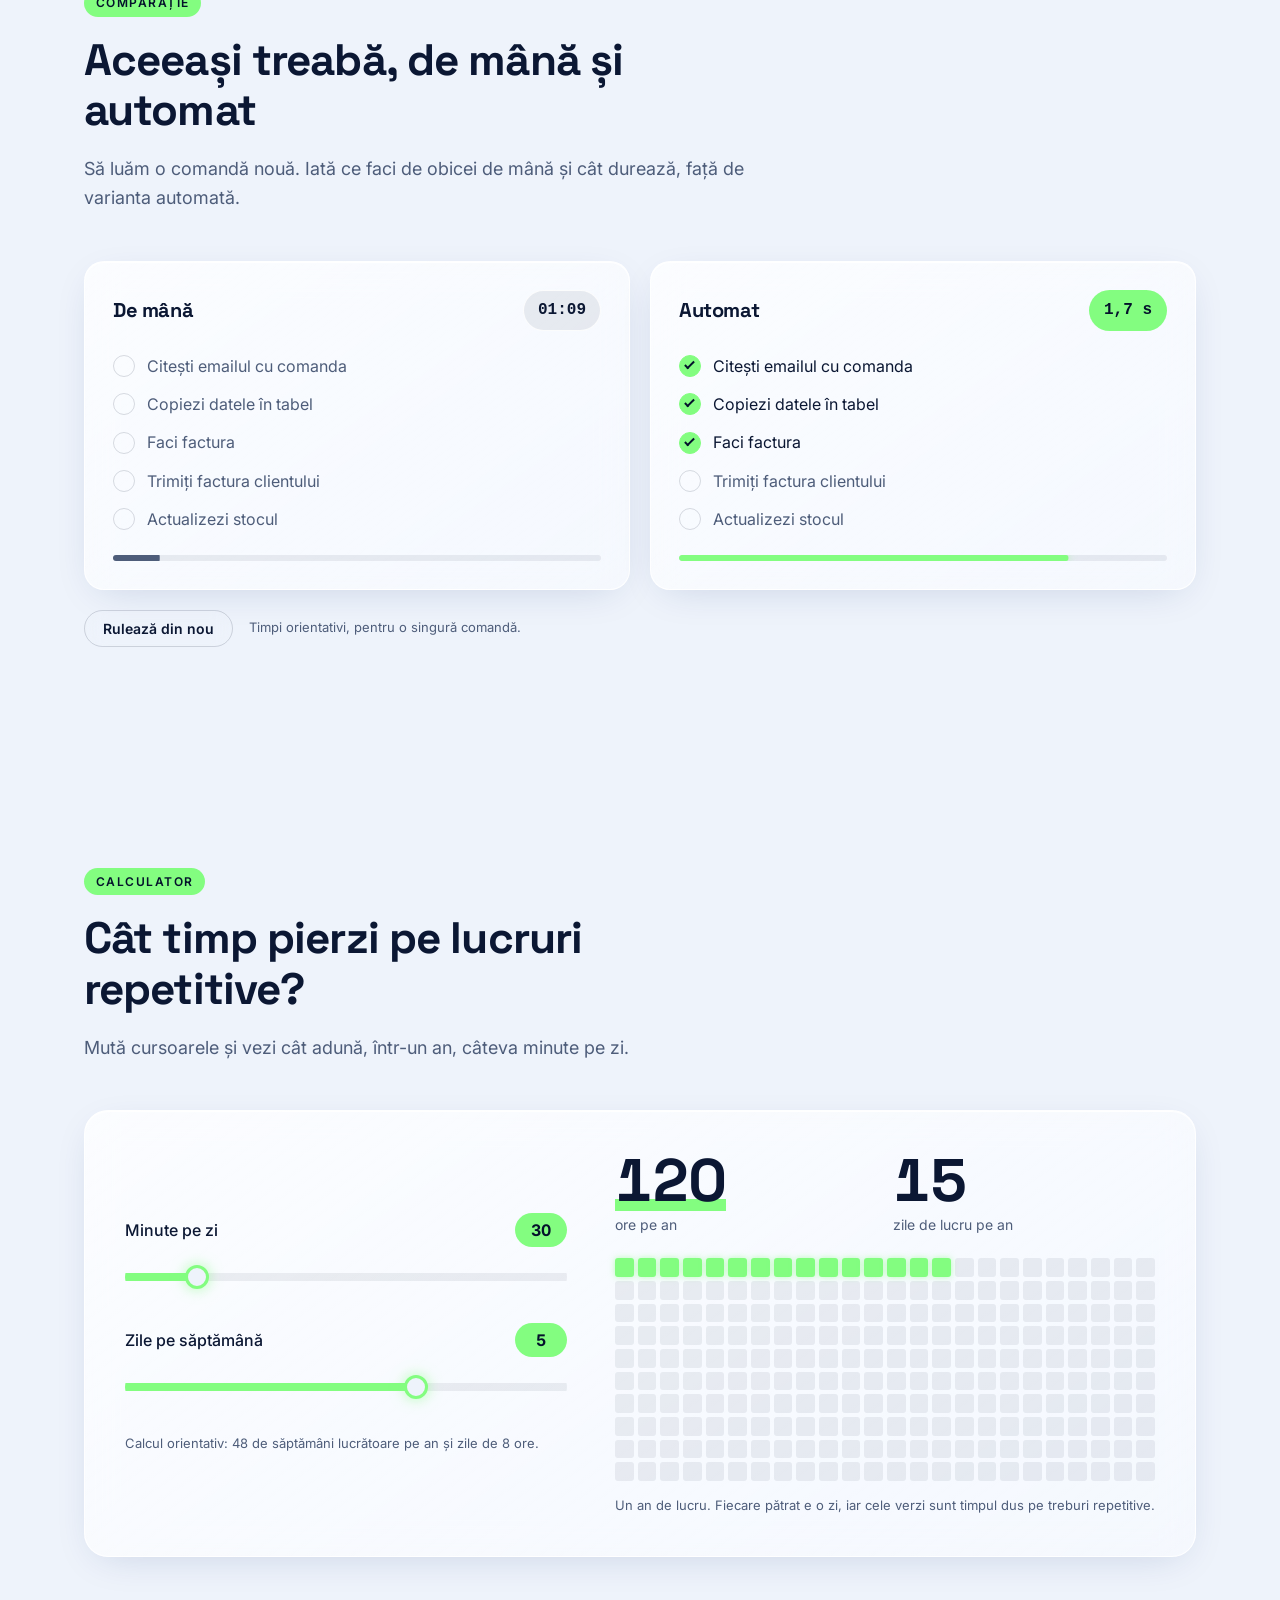
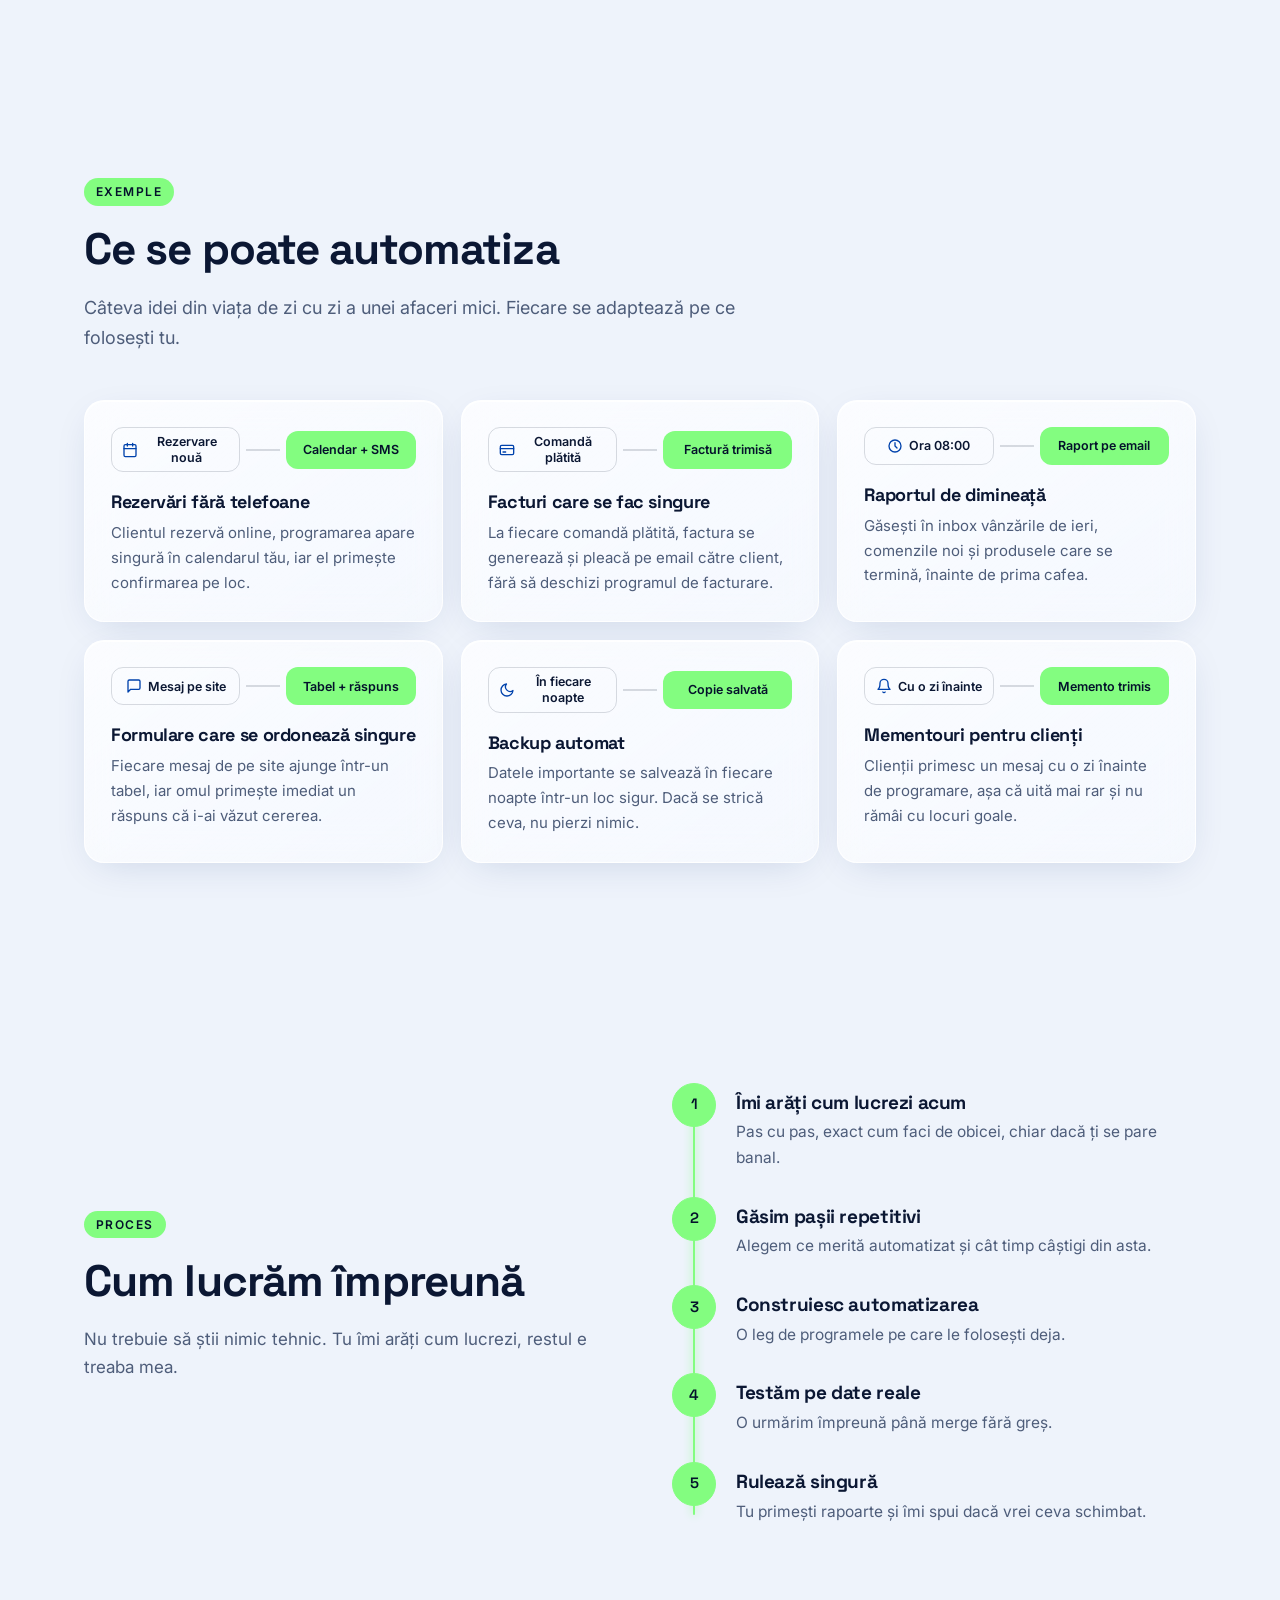
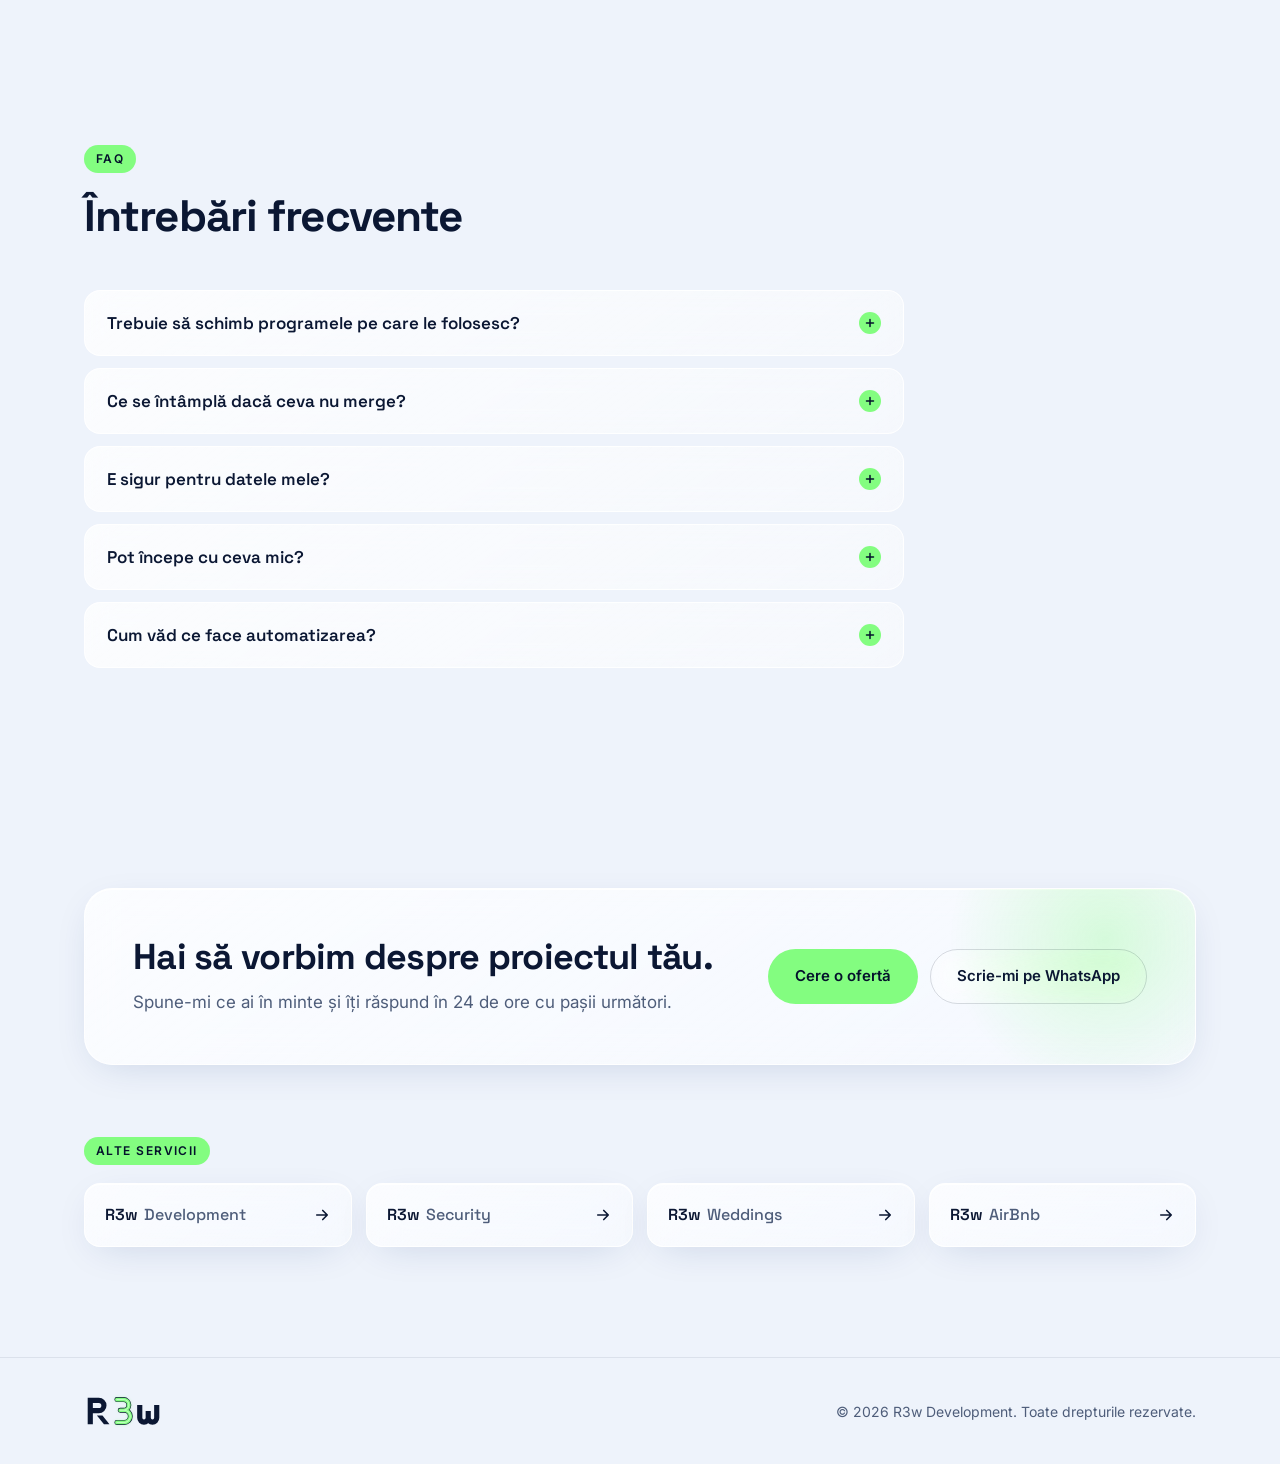
<file: automation/index.html>
<!doctype html>
<html lang="ro">
<head>
  <meta charset="utf-8">
  <meta name="viewport" content="width=device-width, initial-scale=1">
  <title>R3w Automation | Lasă calculatorul să facă munca repetitivă</title>
  <meta name="description" content="Ce este o automatizare și cât timp îți poate economisi? Explicat cu animații, exemple și un calculator de timp.">
  <meta name="theme-color" content="#040A18">
  <link rel="icon" href="../assets/favicon.svg" type="image/svg+xml">
  <link rel="apple-touch-icon" href="../assets/apple-touch-icon.png">

  <link rel="preconnect" href="https://fonts.googleapis.com">
  <link rel="preconnect" href="https://fonts.gstatic.com" crossorigin>
  <link href="https://fonts.googleapis.com/css2?family=Cormorant+Garamond:ital,wght@1,500&family=Inter:wght@400;500;600&family=Space+Grotesk:wght@500;600;700&display=swap" rel="stylesheet">
  <link rel="stylesheet" href="../css/styles.css">
  <link rel="stylesheet" href="../css/service.css">
  <link rel="stylesheet" href="page.css">
  <script>
    // Set the theme before the page paints, so there is no flash of the wrong colours
    (function () {
      var root = document.documentElement, saved;
      root.classList.add('js');
      try { saved = localStorage.getItem('theme'); } catch (e) {}
      root.dataset.theme = saved || (matchMedia('(prefers-color-scheme: light)').matches ? 'light' : 'dark');
    })();
  </script>
</head>
<body>

  <div class="backdrop" aria-hidden="true">
    <div class="orb orb--sapphire"></div>
    <div class="orb orb--ocean"></div>
    <div class="orb orb--jade"></div>
  </div>

  <!-- ============ NAV ============ -->
  <header class="nav" id="top">
    <div class="container nav__inner">
      <a href="../" class="logo" aria-label="R3w Development">
        <svg class="wordmark" viewBox="-5 -5 107 46" width="79" height="34" aria-hidden="true">
          <defs><filter id="neon-nav" x="-50%" y="-50%" width="200%" height="200%"><feGaussianBlur stdDeviation="2.4"/></filter></defs>
          <path fill="currentColor" fill-rule="evenodd" d="M0 0H15A10.5 10.5 0 0 1 15 21H7V36H0Z M7 7H15A3.5 3.5 0 0 1 15 14H7Z"/>
          <path fill="currentColor" d="M12.5 24H20L29.5 36H22Z"/>
          <g class="neon" fill="none" stroke-linecap="round" stroke-linejoin="round">
            <path class="neon__glow" stroke-width="6" filter="url(#neon-nav)" d="M39.5 2.5H48.5A7.25 7.25 0 0 1 48.5 17H44M44 17H49.5A8.25 8.25 0 0 1 49.5 33.5H39.5"/>
            <path class="neon__outline" stroke-width="6.6" d="M39.5 2.5H48.5A7.25 7.25 0 0 1 48.5 17H44M44 17H49.5A8.25 8.25 0 0 1 49.5 33.5H39.5"/>
            <path class="neon__tube" stroke-width="5" d="M39.5 2.5H48.5A7.25 7.25 0 0 1 48.5 17H44M44 17H49.5A8.25 8.25 0 0 1 49.5 33.5H39.5"/>
            <path class="neon__core" stroke-width="1.4" d="M39.5 2.5H48.5A7.25 7.25 0 0 1 48.5 17H44M44 17H49.5A8.25 8.25 0 0 1 49.5 33.5H39.5"/>
          </g>
          <path fill="none" stroke="currentColor" stroke-width="7" d="M70.5 10V27.25A5.75 5.75 0 0 0 82 27.25V18M82 27.25A5.75 5.75 0 0 0 93.5 27.25V10"/>
        </svg>
      </a>

      <nav class="nav__menu" id="nav-menu">
        <a href="../#about" data-i18n="nav.about">Despre</a>
        <a href="../#solutions" data-i18n="nav.solutions">Servicii</a>
        <a href="../#work" data-i18n="nav.work">Proiecte</a>
        <a href="../#process" data-i18n="nav.process">Proces</a>
        <a href="../#contact" class="btn btn--small btn--primary" data-i18n="nav.cta">Hai să vorbim</a>
        <div class="nav__extra">
          <div class="nav__prefs">
            <div class="lang" role="group" aria-label="Limba" data-i18n-label="ui.language">
              <button type="button" data-lang="ro" aria-pressed="true">RO</button>
              <button type="button" data-lang="hu" aria-pressed="false">HU</button>
              <button type="button" data-lang="en" aria-pressed="false">EN</button>
            </div>
            <button type="button" class="theme-toggle" aria-label="Schimbă tema" data-i18n-label="ui.theme">
              <svg class="icon-sun" viewBox="0 0 24 24"><circle cx="12" cy="12" r="4"/><path d="M12 2v2M12 20v2M4.9 4.9l1.4 1.4M17.7 17.7l1.4 1.4M2 12h2M20 12h2M4.9 19.1l1.4-1.4M17.7 6.3l1.4-1.4"/></svg>
              <svg class="icon-moon" viewBox="0 0 24 24"><path d="M21 12.8A9 9 0 1 1 11.2 3a7 7 0 0 0 9.8 9.8Z"/></svg>
            </button>
          </div>
          <div class="nav__quick">
            <a href="tel:+40727515052"><svg viewBox="0 0 24 24" aria-hidden="true"><path d="M22 16.9v3a2 2 0 0 1-2.2 2 19.8 19.8 0 0 1-8.6-3.1 19.5 19.5 0 0 1-6-6A19.8 19.8 0 0 1 2.1 4.2 2 2 0 0 1 4.1 2h3a2 2 0 0 1 2 1.7c.1.9.4 1.8.7 2.7a2 2 0 0 1-.5 2.1L8 9.8a16 16 0 0 0 6 6l1.3-1.3a2 2 0 0 1 2.1-.4c.9.3 1.8.6 2.7.7a2 2 0 0 1 1.7 2Z"/></svg><span data-i18n="menu.call">Sună</span></a>
            <a href="https://wa.me/40727515052" target="_blank" rel="noopener"><svg viewBox="0 0 24 24" aria-hidden="true"><path d="M21 11.5a8.4 8.4 0 0 1-12.4 7.4L3 21l2.1-5.6A8.4 8.4 0 1 1 21 11.5Z"/></svg><span>WhatsApp</span></a>
          </div>
        </div>
      </nav>

      <div class="nav__controls">
        <div class="lang" role="group" aria-label="Limba" data-i18n-label="ui.language">
          <button type="button" data-lang="ro" aria-pressed="true">RO</button>
          <button type="button" data-lang="hu" aria-pressed="false">HU</button>
          <button type="button" data-lang="en" aria-pressed="false">EN</button>
        </div>

        <button type="button" class="theme-toggle" aria-label="Schimbă tema" data-i18n-label="ui.theme">
          <svg class="icon-sun" viewBox="0 0 24 24"><circle cx="12" cy="12" r="4"/><path d="M12 2v2M12 20v2M4.9 4.9l1.4 1.4M17.7 17.7l1.4 1.4M2 12h2M20 12h2M4.9 19.1l1.4-1.4M17.7 6.3l1.4-1.4"/></svg>
          <svg class="icon-moon" viewBox="0 0 24 24"><path d="M21 12.8A9 9 0 1 1 11.2 3a7 7 0 0 0 9.8 9.8Z"/></svg>
        </button>

        <button class="nav__toggle" aria-label="Deschide meniul" data-i18n-label="ui.menuOpen" aria-expanded="false" aria-controls="nav-menu">
          <span></span><span></span>
        </button>
      </div>
    </div>
  </header>

  <main>

    <!-- ============ HERO ============ -->
    <section class="svc-hero">
      <div class="container svc-hero__inner">
        <div class="reveal">
          <a class="back" href="../#solutions"><svg viewBox="0 0 24 24" aria-hidden="true"><path d="M19 12H5M11 6l-6 6 6 6"/></svg><span data-i18n="svc.back">Toate serviciile</span></a>
          <p class="section__label">R3w Automation</p>
          <h1 data-i18n="page.hero.title">Lasă calculatorul să facă <span class="mark">munca repetitivă.</span></h1>
          <p class="svc-lead" data-i18n="page.hero.lead">Copiezi date dintr-un loc în altul, trimiți aceleași emailuri, faci aceleași facturi? Construiesc mici aplicații care fac toate astea în locul tău, singure, la orice oră.</p>
          <div class="hero__cta">
            <a href="../#contact" class="btn btn--primary" data-i18n="svc.quote">Cere o ofertă</a>
            <a href="#how" class="btn btn--ghost" data-i18n="page.hero.cta2">Vezi cum funcționează</a>
          </div>
        </div>

        <!-- A small workflow running by itself -->
        <div class="flowcanvas glass reveal" aria-hidden="true">
          <div class="flowcanvas__board">
            <svg class="flowcanvas__wires" viewBox="0 0 100 80" preserveAspectRatio="none">
              <path id="auto-w1" d="M25 12 C 50 12, 50 30, 75 30"/>
              <path id="auto-w2" d="M75 30 C 50 30, 50 48, 25 48"/>
              <path id="auto-w3" d="M25 48 C 50 48, 50 66, 75 66"/>
              <g class="flowcanvas__pulses">
                <circle r="2.6" class="halo"><animateMotion dur="6s" repeatCount="indefinite" calcMode="linear" keyPoints="0;0;1;1" keyTimes="0;0.0667;0.2333;1"><mpath href="#auto-w1"/></animateMotion><animate attributeName="opacity" dur="6s" repeatCount="indefinite" values="0;0;1;1;0;0" keyTimes="0;0.066;0.067;0.233;0.234;1"/></circle>
                <circle r="1.2"><animateMotion dur="6s" repeatCount="indefinite" calcMode="linear" keyPoints="0;0;1;1" keyTimes="0;0.0667;0.2333;1"><mpath href="#auto-w1"/></animateMotion><animate attributeName="opacity" dur="6s" repeatCount="indefinite" values="0;0;1;1;0;0" keyTimes="0;0.066;0.067;0.233;0.234;1"/></circle>
                <circle r="2.6" class="halo"><animateMotion dur="6s" repeatCount="indefinite" calcMode="linear" keyPoints="0;0;1;1" keyTimes="0;0.3;0.4667;1"><mpath href="#auto-w2"/></animateMotion><animate attributeName="opacity" dur="6s" repeatCount="indefinite" values="0;0;1;1;0;0" keyTimes="0;0.299;0.3;0.466;0.467;1"/></circle>
                <circle r="1.2"><animateMotion dur="6s" repeatCount="indefinite" calcMode="linear" keyPoints="0;0;1;1" keyTimes="0;0.3;0.4667;1"><mpath href="#auto-w2"/></animateMotion><animate attributeName="opacity" dur="6s" repeatCount="indefinite" values="0;0;1;1;0;0" keyTimes="0;0.299;0.3;0.466;0.467;1"/></circle>
                <circle r="2.6" class="halo"><animateMotion dur="6s" repeatCount="indefinite" calcMode="linear" keyPoints="0;0;1;1" keyTimes="0;0.5333;0.7;1"><mpath href="#auto-w3"/></animateMotion><animate attributeName="opacity" dur="6s" repeatCount="indefinite" values="0;0;1;1;0;0" keyTimes="0;0.533;0.534;0.7;0.701;1"/></circle>
                <circle r="1.2"><animateMotion dur="6s" repeatCount="indefinite" calcMode="linear" keyPoints="0;0;1;1" keyTimes="0;0.5333;0.7;1"><mpath href="#auto-w3"/></animateMotion><animate attributeName="opacity" dur="6s" repeatCount="indefinite" values="0;0;1;1;0;0" keyTimes="0;0.533;0.534;0.7;0.701;1"/></circle>
              </g>
            </svg>
            <div class="fnode" style="--x:25%;--y:15%;--d:0s">
              <svg viewBox="0 0 24 24"><path d="M22 12h-6l-2 3h-4l-2-3H2"/><path d="M5.5 5h13L22 12v6a2 2 0 0 1-2 2H4a2 2 0 0 1-2-2v-6Z"/></svg>
              <span data-i18n="page.hero.n1">Formular nou</span>
            </div>
            <div class="fnode" style="--x:75%;--y:37.5%;--d:1.4s">
              <svg viewBox="0 0 24 24"><rect x="3" y="4" width="18" height="16" rx="2"/><path d="M3 10h18M3 15h18M9 4v16"/></svg>
              <span data-i18n="page.hero.n2">Tabel actualizat</span>
            </div>
            <div class="fnode" style="--x:25%;--y:60%;--d:2.8s">
              <svg viewBox="0 0 24 24"><rect x="2" y="4" width="20" height="16" rx="2"/><path d="m22 7-10 6L2 7"/></svg>
              <span data-i18n="page.hero.n3">Email trimis</span>
            </div>
            <div class="fnode" style="--x:75%;--y:82.5%;--d:4.2s">
              <svg viewBox="0 0 24 24"><path d="M14 3H6a2 2 0 0 0-2 2v14a2 2 0 0 0 2 2h12a2 2 0 0 0 2-2V9Z"/><path d="M14 3v6h6M8 13h8M8 17h5"/></svg>
              <span data-i18n="page.hero.n4">Factură creată</span>
            </div>
          </div>
          <ul class="flowcanvas__log">
            <li><time>09:41:02</time><span data-i18n="page.hero.l1">Formular nou de la Ana P.</span></li>
            <li><time>09:41:03</time><span data-i18n="page.hero.l2">Rând adăugat în tabel</span></li>
            <li><time>09:41:03</time><span data-i18n="page.hero.l3">Confirmare trimisă pe email</span></li>
            <li><time>09:41:04</time><span data-i18n="page.hero.l4">Factura F-207 creată</span></li>
          </ul>
        </div>
      </div>
    </section>

    <!-- ============ WHAT IS AN AUTOMATION ============ -->
    <section class="section" id="how">
      <div class="container split">
        <div class="reveal">
          <p class="section__label" data-i18n="page.what.label">Pe înțelesul tuturor</p>
          <h2 data-i18n="page.what.title">Ce este, de fapt, o automatizare?</h2>
          <p data-i18n="page.what.p1">Gândește-te la o rețetă. Îi spui calculatorului o singură dată: când se întâmplă asta, fă pașii ăștia, în ordinea asta. De acolo o urmează singur, de fiecare dată, fără să uite și fără pauze.</p>
          <p data-i18n="page.what.p2">Orice treabă pe care o faci des și la fel de fiecare dată e un candidat bun: copiat date, trimis emailuri, făcut facturi sau rapoarte.</p>
          <ul class="ticks">
            <li data-i18n="page.what.t1">Lucrează și noaptea, și în weekend</li>
            <li data-i18n="page.what.t2">Nu greșește o cifră când copiază</li>
            <li data-i18n="page.what.t3">Nu uită niciun client</li>
          </ul>
        </div>

        <!-- Trigger, steps, result -->
        <div class="recipe reveal" data-animate>
          <div class="recipe__step glass" style="--i:0">
            <span class="recipe__icon"><svg viewBox="0 0 24 24" aria-hidden="true"><path d="M13 2 4 14h7l-1 8 9-12h-7l1-8Z"/></svg></span>
            <div><small data-i18n="page.what.k1">Declanșatorul</small><b data-i18n="page.what.v1">Când intră o comandă nouă pe site</b></div>
          </div>
          <div class="recipe__link" style="--i:0"></div>
          <div class="recipe__step glass" style="--i:1">
            <span class="recipe__icon"><svg viewBox="0 0 24 24" aria-hidden="true"><path d="M9 6h12M9 12h12M9 18h12"/><circle cx="4" cy="6" r="1"/><circle cx="4" cy="12" r="1"/><circle cx="4" cy="18" r="1"/></svg></span>
            <div><small data-i18n="page.what.k2">Pașii</small><b data-i18n="page.what.v2">Copiază datele, face factura, trimite emailul</b></div>
          </div>
          <div class="recipe__link" style="--i:1"></div>
          <div class="recipe__step glass" style="--i:2">
            <span class="recipe__icon"><svg viewBox="0 0 24 24" aria-hidden="true"><circle cx="12" cy="12" r="9"/><path d="m8 12 3 3 5-6"/></svg></span>
            <div><small data-i18n="page.what.k3">Rezultatul</small><b data-i18n="page.what.v3">Clientul are factura în câteva secunde, iar tu n-ai mișcat un deget</b></div>
          </div>
        </div>
      </div>
    </section>

    <!-- ============ BY HAND VS AUTOMATIC ============ -->
    <section class="section">
      <div class="container">
        <header class="svc-intro reveal">
          <p class="section__label" data-i18n="page.vs.label">Comparație</p>
          <h2 data-i18n="page.vs.title">Aceeași treabă, de mână și automat</h2>
          <p data-i18n="page.vs.p1">Să luăm o comandă nouă. Iată ce faci de obicei de mână și cât durează, față de varianta automată.</p>
        </header>

        <div class="race reveal" id="race">
          <div class="race__col glass" data-mode="manual">
            <div class="race__head">
              <h3 data-i18n="page.vs.manual">De mână</h3>
              <span class="race__clock" data-clock>00:00</span>
            </div>
            <ol class="race__steps">
              <li><i></i><span data-i18n="page.vs.s1">Citești emailul cu comanda</span></li>
              <li><i></i><span data-i18n="page.vs.s2">Copiezi datele în tabel</span></li>
              <li><i></i><span data-i18n="page.vs.s3">Faci factura</span></li>
              <li><i></i><span data-i18n="page.vs.s4">Trimiți factura clientului</span></li>
              <li><i></i><span data-i18n="page.vs.s5">Actualizezi stocul</span></li>
            </ol>
            <div class="race__bar"><i></i></div>
          </div>
          <div class="race__col race__col--auto glass" data-mode="auto">
            <div class="race__head">
              <h3 data-i18n="page.vs.auto">Automat</h3>
              <span class="race__clock" data-clock>0,0 s</span>
            </div>
            <ol class="race__steps">
              <li><i></i><span data-i18n="page.vs.s1">Citești emailul cu comanda</span></li>
              <li><i></i><span data-i18n="page.vs.s2">Copiezi datele în tabel</span></li>
              <li><i></i><span data-i18n="page.vs.s3">Faci factura</span></li>
              <li><i></i><span data-i18n="page.vs.s4">Trimiți factura clientului</span></li>
              <li><i></i><span data-i18n="page.vs.s5">Actualizezi stocul</span></li>
            </ol>
            <div class="race__bar"><i></i></div>
          </div>
        </div>
        <div class="race__foot reveal">
          <button type="button" class="btn btn--ghost btn--small race__replay" data-i18n="page.vs.replay">Rulează din nou</button>
          <small data-i18n="page.vs.note">Timpi orientativi, pentru o singură comandă.</small>
        </div>
      </div>
    </section>

    <!-- ============ TIME CALCULATOR ============ -->
    <section class="section">
      <div class="container">
        <header class="svc-intro reveal">
          <p class="section__label" data-i18n="page.calc.label">Calculator</p>
          <h2 data-i18n="page.calc.title">Cât timp pierzi pe lucruri repetitive?</h2>
          <p data-i18n="page.calc.p1">Mută cursoarele și vezi cât adună, într-un an, câteva minute pe zi.</p>
        </header>

        <div class="calc glass reveal" id="calc">
          <div class="calc__controls">
            <label class="calc__field">
              <span class="calc__label"><span data-i18n="page.calc.min">Minute pe zi</span><b data-out="min">30</b></span>
              <input type="range" min="5" max="180" step="5" value="30" data-in="min">
            </label>
            <label class="calc__field">
              <span class="calc__label"><span data-i18n="page.calc.days">Zile pe săptămână</span><b data-out="days">5</b></span>
              <input type="range" min="1" max="7" step="1" value="5" data-in="days">
            </label>
            <p class="calc__note" data-i18n="page.calc.note">Calcul orientativ: 48 de săptămâni lucrătoare pe an și zile de 8 ore.</p>
          </div>
          <div class="calc__result">
            <div class="calc__nums">
              <div><b data-out="hours">120</b><span data-i18n="page.calc.hours">ore pe an</span></div>
              <div><b data-out="workdays">15</b><span data-i18n="page.calc.workdays">zile de lucru pe an</span></div>
            </div>
            <div class="calc__year" aria-hidden="true"></div>
            <p class="calc__caption" data-i18n="page.calc.strip">Un an de lucru. Fiecare pătrat e o zi, iar cele verzi sunt timpul dus pe treburi repetitive.</p>
          </div>
        </div>
      </div>
    </section>

    <!-- ============ EXAMPLES ============ -->
    <section class="section">
      <div class="container">
        <header class="svc-intro reveal">
          <p class="section__label" data-i18n="page.ex.label">Exemple</p>
          <h2 data-i18n="page.ex.title">Ce se poate automatiza</h2>
          <p data-i18n="page.ex.p1">Câteva idei din viața de zi cu zi a unei afaceri mici. Fiecare se adaptează pe ce folosești tu.</p>
        </header>

        <div class="feat-grid ex-grid" data-animate>
          <article class="feat ex glass reveal" style="--i:0">
            <div class="ex__flow">
              <span class="ex__chip"><svg viewBox="0 0 24 24" aria-hidden="true"><rect x="3" y="4" width="18" height="18" rx="2"/><path d="M16 2v4M8 2v4M3 10h18"/></svg><span data-i18n="page.ex.e1.from">Rezervare nouă</span></span>
              <span class="ex__wire"></span>
              <span class="ex__chip ex__chip--to"><span data-i18n="page.ex.e1.to">Calendar + SMS</span></span>
            </div>
            <h3 data-i18n="page.ex.e1.title">Rezervări fără telefoane</h3>
            <p data-i18n="page.ex.e1.text">Clientul rezervă online, programarea apare singură în calendarul tău, iar el primește confirmarea pe loc.</p>
          </article>
          <article class="feat ex glass reveal" style="--i:1">
            <div class="ex__flow">
              <span class="ex__chip"><svg viewBox="0 0 24 24" aria-hidden="true"><rect x="2" y="5" width="20" height="14" rx="2"/><path d="M2 10h20M6 15h4"/></svg><span data-i18n="page.ex.e2.from">Comandă plătită</span></span>
              <span class="ex__wire"></span>
              <span class="ex__chip ex__chip--to"><span data-i18n="page.ex.e2.to">Factură trimisă</span></span>
            </div>
            <h3 data-i18n="page.ex.e2.title">Facturi care se fac singure</h3>
            <p data-i18n="page.ex.e2.text">La fiecare comandă plătită, factura se generează și pleacă pe email către client, fără să deschizi programul de facturare.</p>
          </article>
          <article class="feat ex glass reveal" style="--i:2">
            <div class="ex__flow">
              <span class="ex__chip"><svg viewBox="0 0 24 24" aria-hidden="true"><circle cx="12" cy="12" r="9"/><path d="M12 7v5l3 3"/></svg><span data-i18n="page.ex.e3.from">Ora 08:00</span></span>
              <span class="ex__wire"></span>
              <span class="ex__chip ex__chip--to"><span data-i18n="page.ex.e3.to">Raport pe email</span></span>
            </div>
            <h3 data-i18n="page.ex.e3.title">Raportul de dimineață</h3>
            <p data-i18n="page.ex.e3.text">Găsești în inbox vânzările de ieri, comenzile noi și produsele care se termină, înainte de prima cafea.</p>
          </article>
          <article class="feat ex glass reveal" style="--i:3">
            <div class="ex__flow">
              <span class="ex__chip"><svg viewBox="0 0 24 24" aria-hidden="true"><path d="M21 15a2 2 0 0 1-2 2H7l-4 4V5a2 2 0 0 1 2-2h14a2 2 0 0 1 2 2Z"/></svg><span data-i18n="page.ex.e4.from">Mesaj pe site</span></span>
              <span class="ex__wire"></span>
              <span class="ex__chip ex__chip--to"><span data-i18n="page.ex.e4.to">Tabel + răspuns</span></span>
            </div>
            <h3 data-i18n="page.ex.e4.title">Formulare care se ordonează singure</h3>
            <p data-i18n="page.ex.e4.text">Fiecare mesaj de pe site ajunge într-un tabel, iar omul primește imediat un răspuns că i-ai văzut cererea.</p>
          </article>
          <article class="feat ex glass reveal" style="--i:4">
            <div class="ex__flow">
              <span class="ex__chip"><svg viewBox="0 0 24 24" aria-hidden="true"><path d="M21 12.8A9 9 0 1 1 11.2 3a7 7 0 0 0 9.8 9.8Z"/></svg><span data-i18n="page.ex.e5.from">În fiecare noapte</span></span>
              <span class="ex__wire"></span>
              <span class="ex__chip ex__chip--to"><span data-i18n="page.ex.e5.to">Copie salvată</span></span>
            </div>
            <h3 data-i18n="page.ex.e5.title">Backup automat</h3>
            <p data-i18n="page.ex.e5.text">Datele importante se salvează în fiecare noapte într-un loc sigur. Dacă se strică ceva, nu pierzi nimic.</p>
          </article>
          <article class="feat ex glass reveal" style="--i:5">
            <div class="ex__flow">
              <span class="ex__chip"><svg viewBox="0 0 24 24" aria-hidden="true"><path d="M6 8a6 6 0 0 1 12 0c0 7 3 9 3 9H3s3-2 3-9"/><path d="M10.3 21a1.9 1.9 0 0 0 3.4 0"/></svg><span data-i18n="page.ex.e6.from">Cu o zi înainte</span></span>
              <span class="ex__wire"></span>
              <span class="ex__chip ex__chip--to"><span data-i18n="page.ex.e6.to">Memento trimis</span></span>
            </div>
            <h3 data-i18n="page.ex.e6.title">Mementouri pentru clienți</h3>
            <p data-i18n="page.ex.e6.text">Clienții primesc un mesaj cu o zi înainte de programare, așa că uită mai rar și nu rămâi cu locuri goale.</p>
          </article>
        </div>
      </div>
    </section>

    <!-- ============ PROCESS ============ -->
    <section class="section">
      <div class="container split">
        <div class="reveal">
          <p class="section__label" data-i18n="process.label">Proces</p>
          <h2 data-i18n="page.steps.title">Cum lucrăm împreună</h2>
          <p data-i18n="page.steps.p1">Nu trebuie să știi nimic tehnic. Tu îmi arăți cum lucrezi, restul e treaba mea.</p>
        </div>
        <ol class="steps-v reveal" data-animate>
          <li style="--i:0"><span>1</span><div><h3 data-i18n="page.steps.s1">Îmi arăți cum lucrezi acum</h3><p data-i18n="page.steps.s1t">Pas cu pas, exact cum faci de obicei, chiar dacă ți se pare banal.</p></div></li>
          <li style="--i:1"><span>2</span><div><h3 data-i18n="page.steps.s2">Găsim pașii repetitivi</h3><p data-i18n="page.steps.s2t">Alegem ce merită automatizat și cât timp câștigi din asta.</p></div></li>
          <li style="--i:2"><span>3</span><div><h3 data-i18n="page.steps.s3">Construiesc automatizarea</h3><p data-i18n="page.steps.s3t">O leg de programele pe care le folosești deja.</p></div></li>
          <li style="--i:3"><span>4</span><div><h3 data-i18n="page.steps.s4">Testăm pe date reale</h3><p data-i18n="page.steps.s4t">O urmărim împreună până merge fără greș.</p></div></li>
          <li style="--i:4"><span>5</span><div><h3 data-i18n="page.steps.s5">Rulează singură</h3><p data-i18n="page.steps.s5t">Tu primești rapoarte și îmi spui dacă vrei ceva schimbat.</p></div></li>
        </ol>
      </div>
    </section>

    <!-- ============ FAQ ============ -->
    <section class="section">
      <div class="container">
        <header class="svc-intro reveal">
          <p class="section__label">FAQ</p>
          <h2 data-i18n="svc.faq">Întrebări frecvente</h2>
        </header>
        <div class="faq reveal">
          <details><summary data-i18n="page.faq.q1">Trebuie să schimb programele pe care le folosesc?</summary><p data-i18n="page.faq.a1">De obicei nu. Leg automatizarea de ce folosești deja: email, tabele, calendar sau programul de facturare.</p></details>
          <details><summary data-i18n="page.faq.q2">Ce se întâmplă dacă ceva nu merge?</summary><p data-i18n="page.faq.a2">Automatizarea te anunță când ceva nu iese cum trebuie, iar eu repar problema. Nu rămâi cu date pierdute pe drum.</p></details>
          <details><summary data-i18n="page.faq.q3">E sigur pentru datele mele?</summary><p data-i18n="page.faq.a3">Da. Datele rămân în conturile tale, accesul e limitat doar la ce e nevoie, iar parolele nu stau la vedere în cod.</p></details>
          <details><summary data-i18n="page.faq.q4">Pot începe cu ceva mic?</summary><p data-i18n="page.faq.a4">Chiar îți recomand. Alegem o singură treabă care te enervează cel mai tare, o automatizăm și vezi diferența înainte să mergem mai departe.</p></details>
          <details><summary data-i18n="page.faq.q5">Cum văd ce face automatizarea?</summary><p data-i18n="page.faq.a5">Primești un jurnal sau un raport scurt cu tot ce a făcut, așa că știi mereu ce s-a întâmplat și când.</p></details>
        </div>
      </div>
    </section>

    <!-- ============ NEXT STEP ============ -->
    <section class="section">
      <div class="container">
        <div class="cta-band glass reveal">
          <div>
            <h2 data-i18n="svc.cta.title">Hai să vorbim despre proiectul tău.</h2>
            <p data-i18n="svc.cta.text">Spune-mi ce ai în minte și îți răspund în 24 de ore cu pașii următori.</p>
          </div>
          <div class="cta-band__btns">
            <a href="../#contact" class="btn btn--primary" data-i18n="svc.quote">Cere o ofertă</a>
            <a href="https://wa.me/40727515052" class="btn btn--ghost" target="_blank" rel="noopener" data-i18n="contact.whatsapp">Scrie-mi pe WhatsApp</a>
          </div>
        </div>

        <p class="section__label others__label" data-i18n="svc.others">Alte servicii</p>
        <nav class="others reveal">
          <a class="glass" href="../development/">R3w <span>Development</span><svg viewBox="0 0 24 24" aria-hidden="true"><path d="M5 12h14M13 6l6 6-6 6"/></svg></a>
          <a class="glass" href="../security/">R3w <span>Security</span><svg viewBox="0 0 24 24" aria-hidden="true"><path d="M5 12h14M13 6l6 6-6 6"/></svg></a>
          <a class="glass" href="../weddings/">R3w <span>Weddings</span><svg viewBox="0 0 24 24" aria-hidden="true"><path d="M5 12h14M13 6l6 6-6 6"/></svg></a>
          <a class="glass" href="../airbnb/">R3w <span>AirBnb</span><svg viewBox="0 0 24 24" aria-hidden="true"><path d="M5 12h14M13 6l6 6-6 6"/></svg></a>
        </nav>
      </div>
    </section>

  </main>

  <!-- ============ FOOTER ============ -->
  <footer class="footer">
    <div class="container footer__inner">
      <a href="../" class="logo" aria-label="R3w Development">
        <svg class="wordmark" viewBox="-5 -5 107 46" width="79" height="34" aria-hidden="true">
          <defs><filter id="neon-foot" x="-50%" y="-50%" width="200%" height="200%"><feGaussianBlur stdDeviation="2.4"/></filter></defs>
          <path fill="currentColor" fill-rule="evenodd" d="M0 0H15A10.5 10.5 0 0 1 15 21H7V36H0Z M7 7H15A3.5 3.5 0 0 1 15 14H7Z"/>
          <path fill="currentColor" d="M12.5 24H20L29.5 36H22Z"/>
          <g class="neon" fill="none" stroke-linecap="round" stroke-linejoin="round">
            <path class="neon__glow" stroke-width="6" filter="url(#neon-foot)" d="M39.5 2.5H48.5A7.25 7.25 0 0 1 48.5 17H44M44 17H49.5A8.25 8.25 0 0 1 49.5 33.5H39.5"/>
            <path class="neon__outline" stroke-width="6.6" d="M39.5 2.5H48.5A7.25 7.25 0 0 1 48.5 17H44M44 17H49.5A8.25 8.25 0 0 1 49.5 33.5H39.5"/>
            <path class="neon__tube" stroke-width="5" d="M39.5 2.5H48.5A7.25 7.25 0 0 1 48.5 17H44M44 17H49.5A8.25 8.25 0 0 1 49.5 33.5H39.5"/>
            <path class="neon__core" stroke-width="1.4" d="M39.5 2.5H48.5A7.25 7.25 0 0 1 48.5 17H44M44 17H49.5A8.25 8.25 0 0 1 49.5 33.5H39.5"/>
          </g>
          <path fill="none" stroke="currentColor" stroke-width="7" d="M70.5 10V27.25A5.75 5.75 0 0 0 82 27.25V18M82 27.25A5.75 5.75 0 0 0 93.5 27.25V10"/>
        </svg>
      </a>
      <p>© <span id="year"></span> R3w Development. <span data-i18n="footer.rights">Toate drepturile rezervate.</span></p>
    </div>
      <!-- Quick contact on phones -->
      <div class="quick">
        <div class="quick__menu" id="quick-menu">
          <a class="quick__item glass" href="https://wa.me/40727515052" target="_blank" rel="noopener" style="--i:2"><svg viewBox="0 0 24 24" aria-hidden="true"><path d="M21 11.5a8.4 8.4 0 0 1-12.4 7.4L3 21l2.1-5.6A8.4 8.4 0 1 1 21 11.5Z"/></svg><span>WhatsApp</span></a>
          <a class="quick__item glass" href="tel:+40727515052" style="--i:1"><svg viewBox="0 0 24 24" aria-hidden="true"><path d="M22 16.9v3a2 2 0 0 1-2.2 2 19.8 19.8 0 0 1-8.6-3.1 19.5 19.5 0 0 1-6-6A19.8 19.8 0 0 1 2.1 4.2 2 2 0 0 1 4.1 2h3a2 2 0 0 1 2 1.7c.1.9.4 1.8.7 2.7a2 2 0 0 1-.5 2.1L8 9.8a16 16 0 0 0 6 6l1.3-1.3a2 2 0 0 1 2.1-.4c.9.3 1.8.6 2.7.7a2 2 0 0 1 1.7 2Z"/></svg><span data-i18n="menu.call">Sună</span></a>
          <a class="quick__item glass" href="mailto:lorand.sarkozi25@yahoo.com" style="--i:0"><svg viewBox="0 0 24 24" aria-hidden="true"><rect x="3" y="5" width="18" height="14" rx="2"/><path d="m3 7 9 6 9-6"/></svg><span>Email</span></a>
        </div>
        <button type="button" class="quick__btn" aria-expanded="false" aria-controls="quick-menu" aria-label="Contact rapid" data-i18n-label="ui.quick">
          <svg viewBox="0 0 24 24" aria-hidden="true"><path d="M21 11.5a8.4 8.4 0 0 1-12.4 7.4L3 21l2.1-5.6A8.4 8.4 0 1 1 21 11.5Z"/></svg><svg class="quick__x" viewBox="0 0 24 24" aria-hidden="true"><path d="M6 6l12 12M18 6 6 18"/></svg>
        </button>
      </div>

  </footer>

  <script src="../js/translations.js"></script>
  <script src="i18n.js"></script>
  <script src="../js/main.js"></script>
  <script src="page.js"></script>
</body>
</html>
</file>
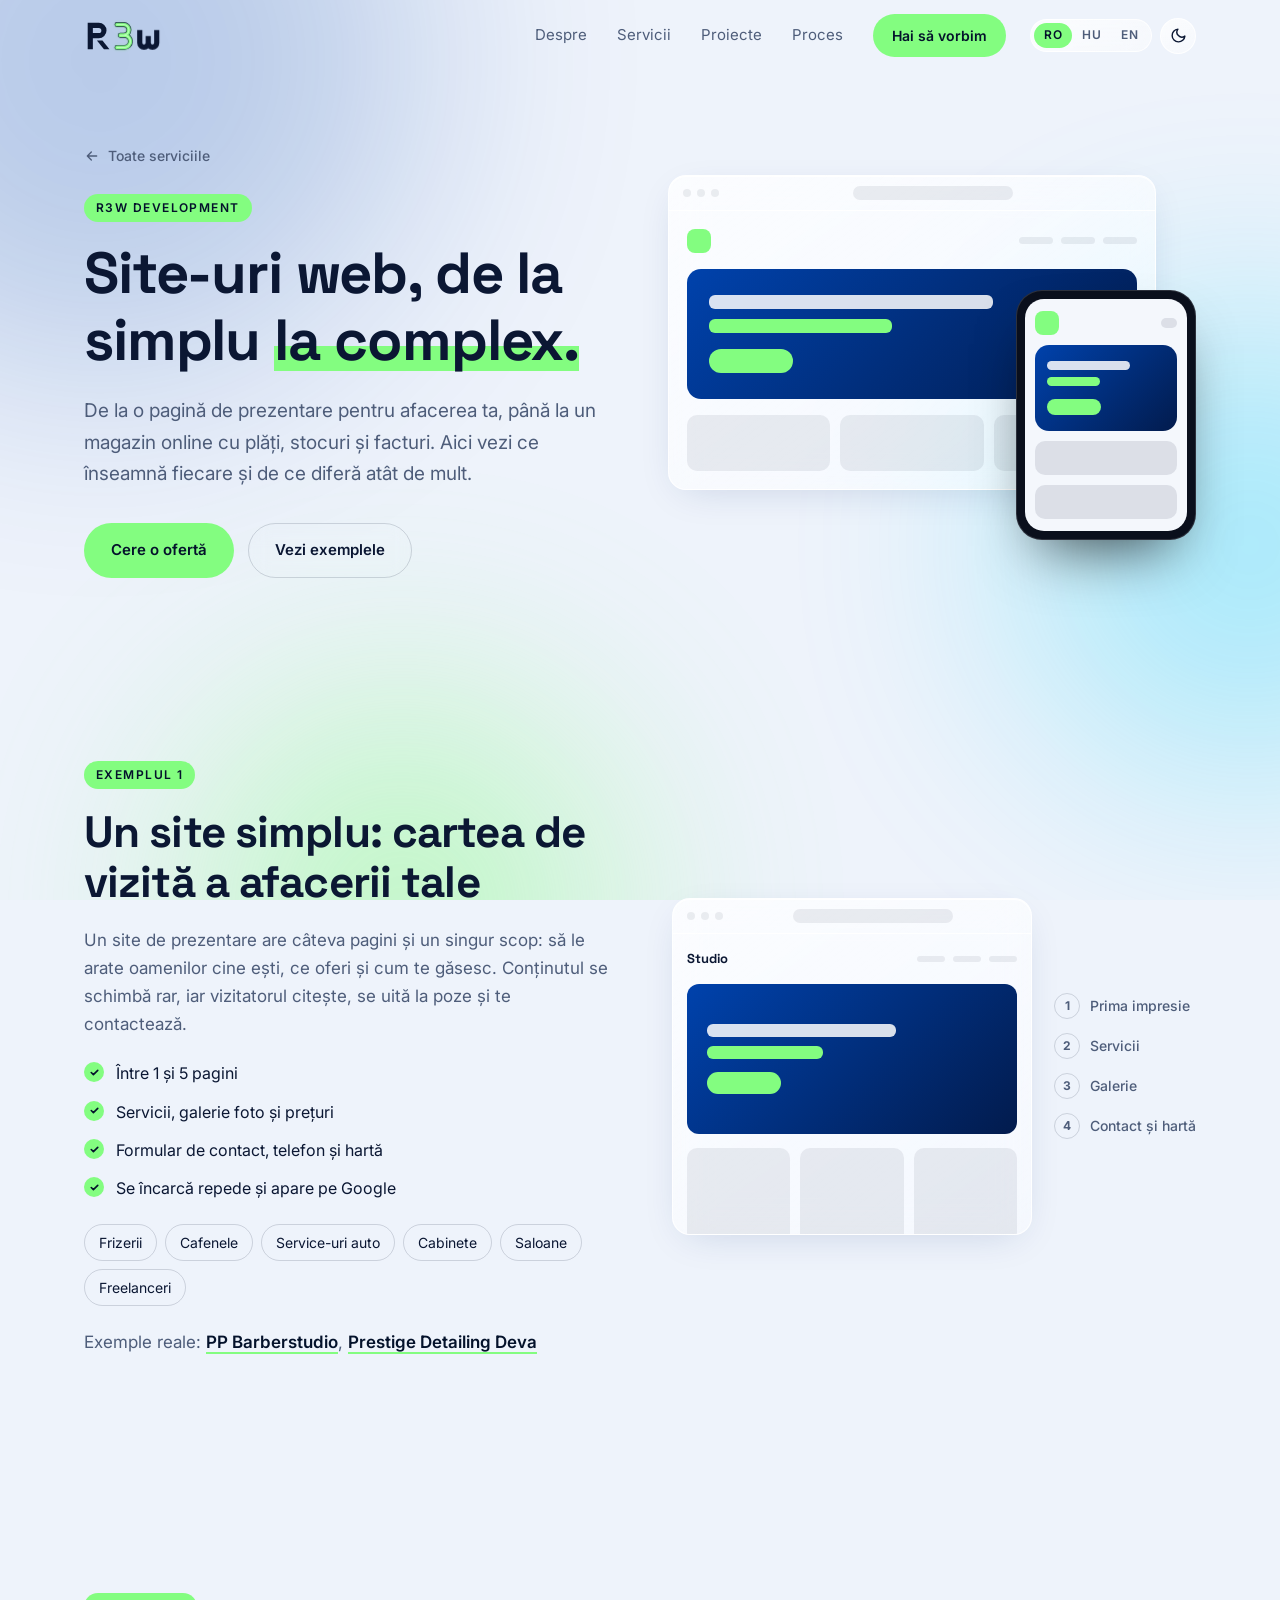
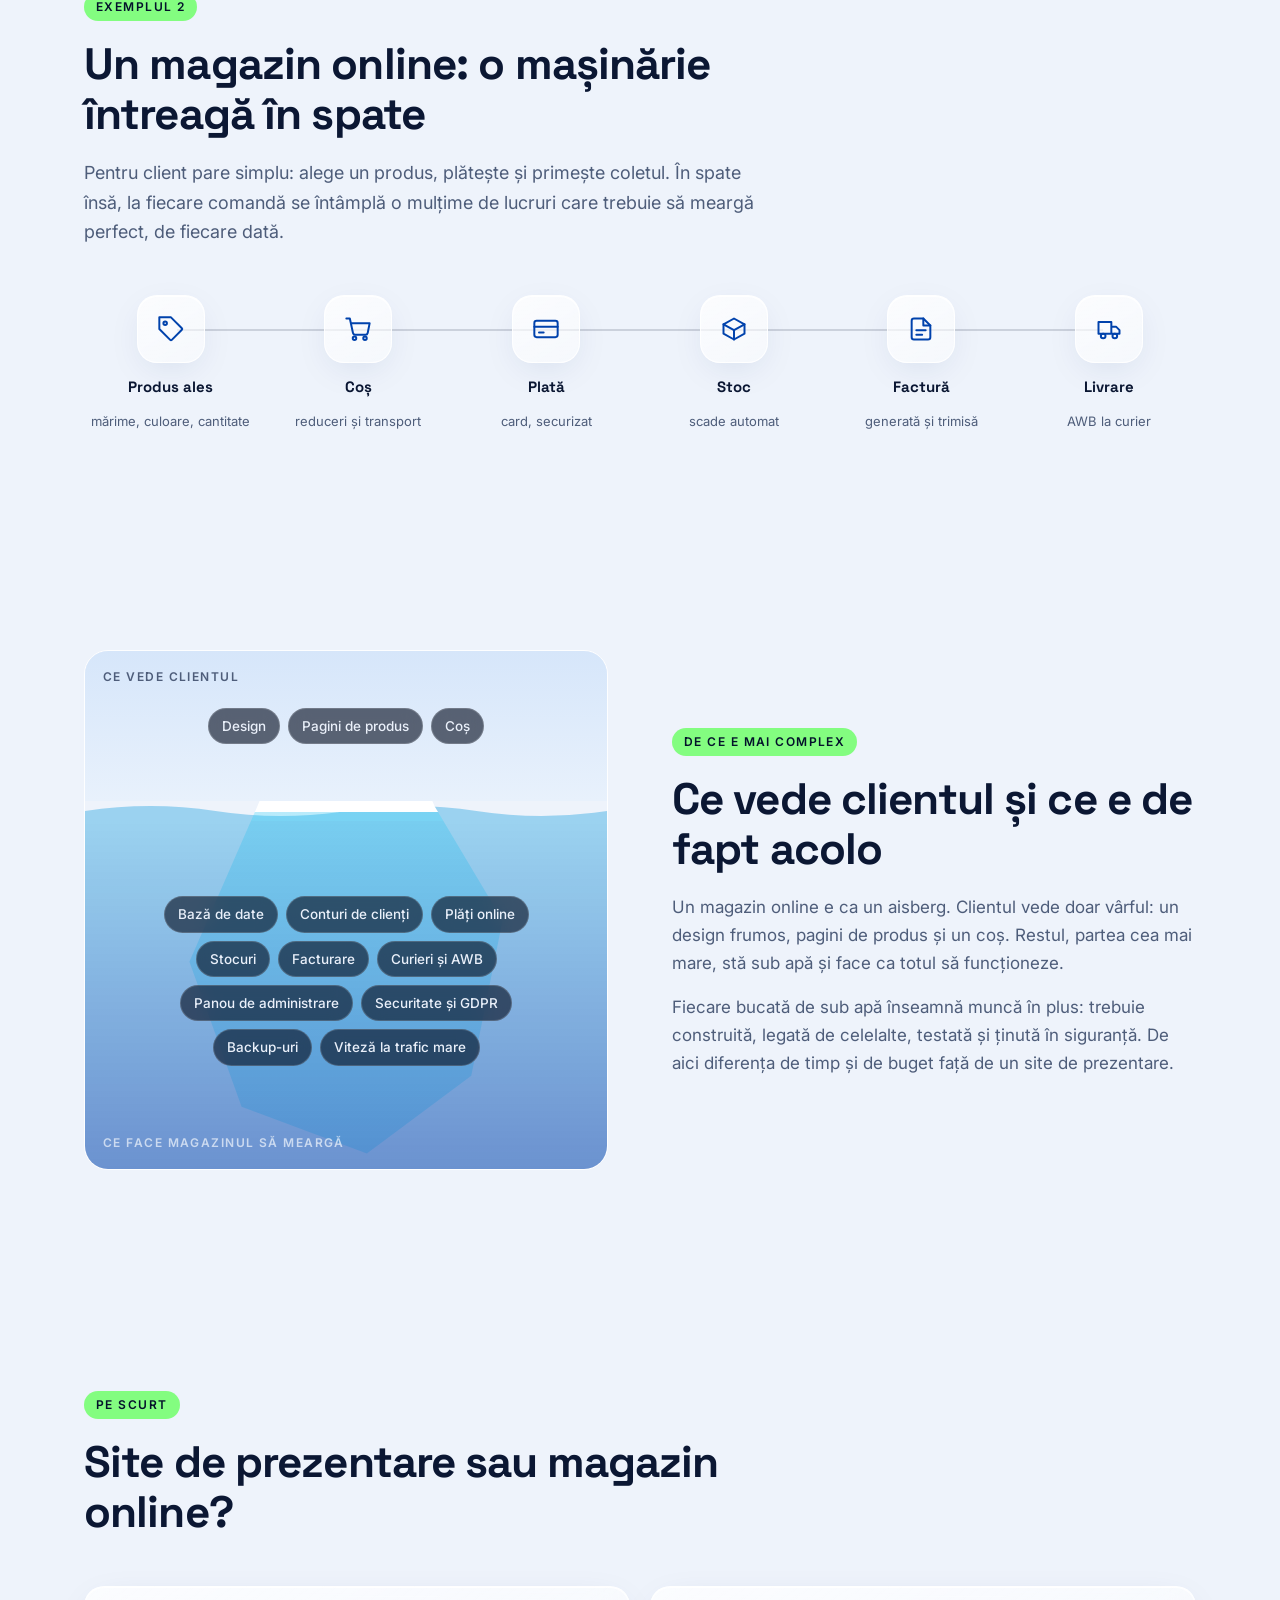
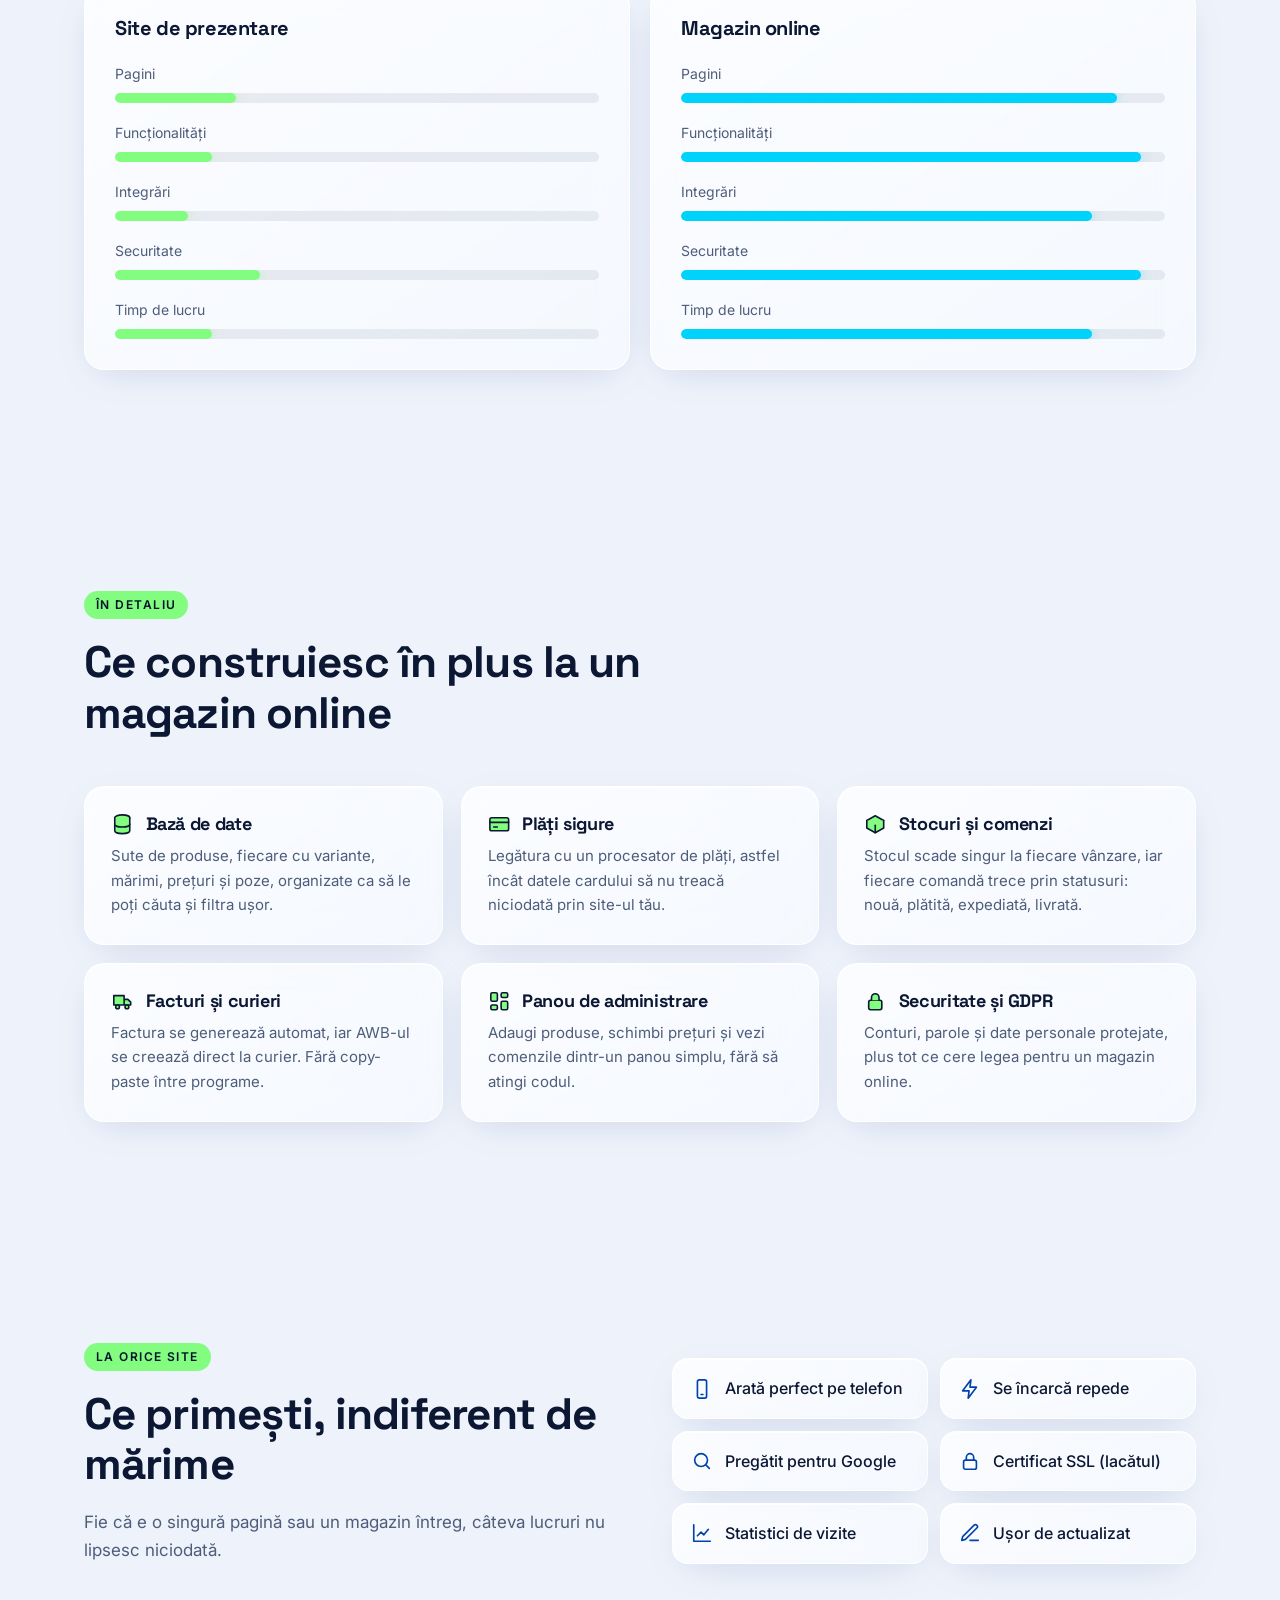
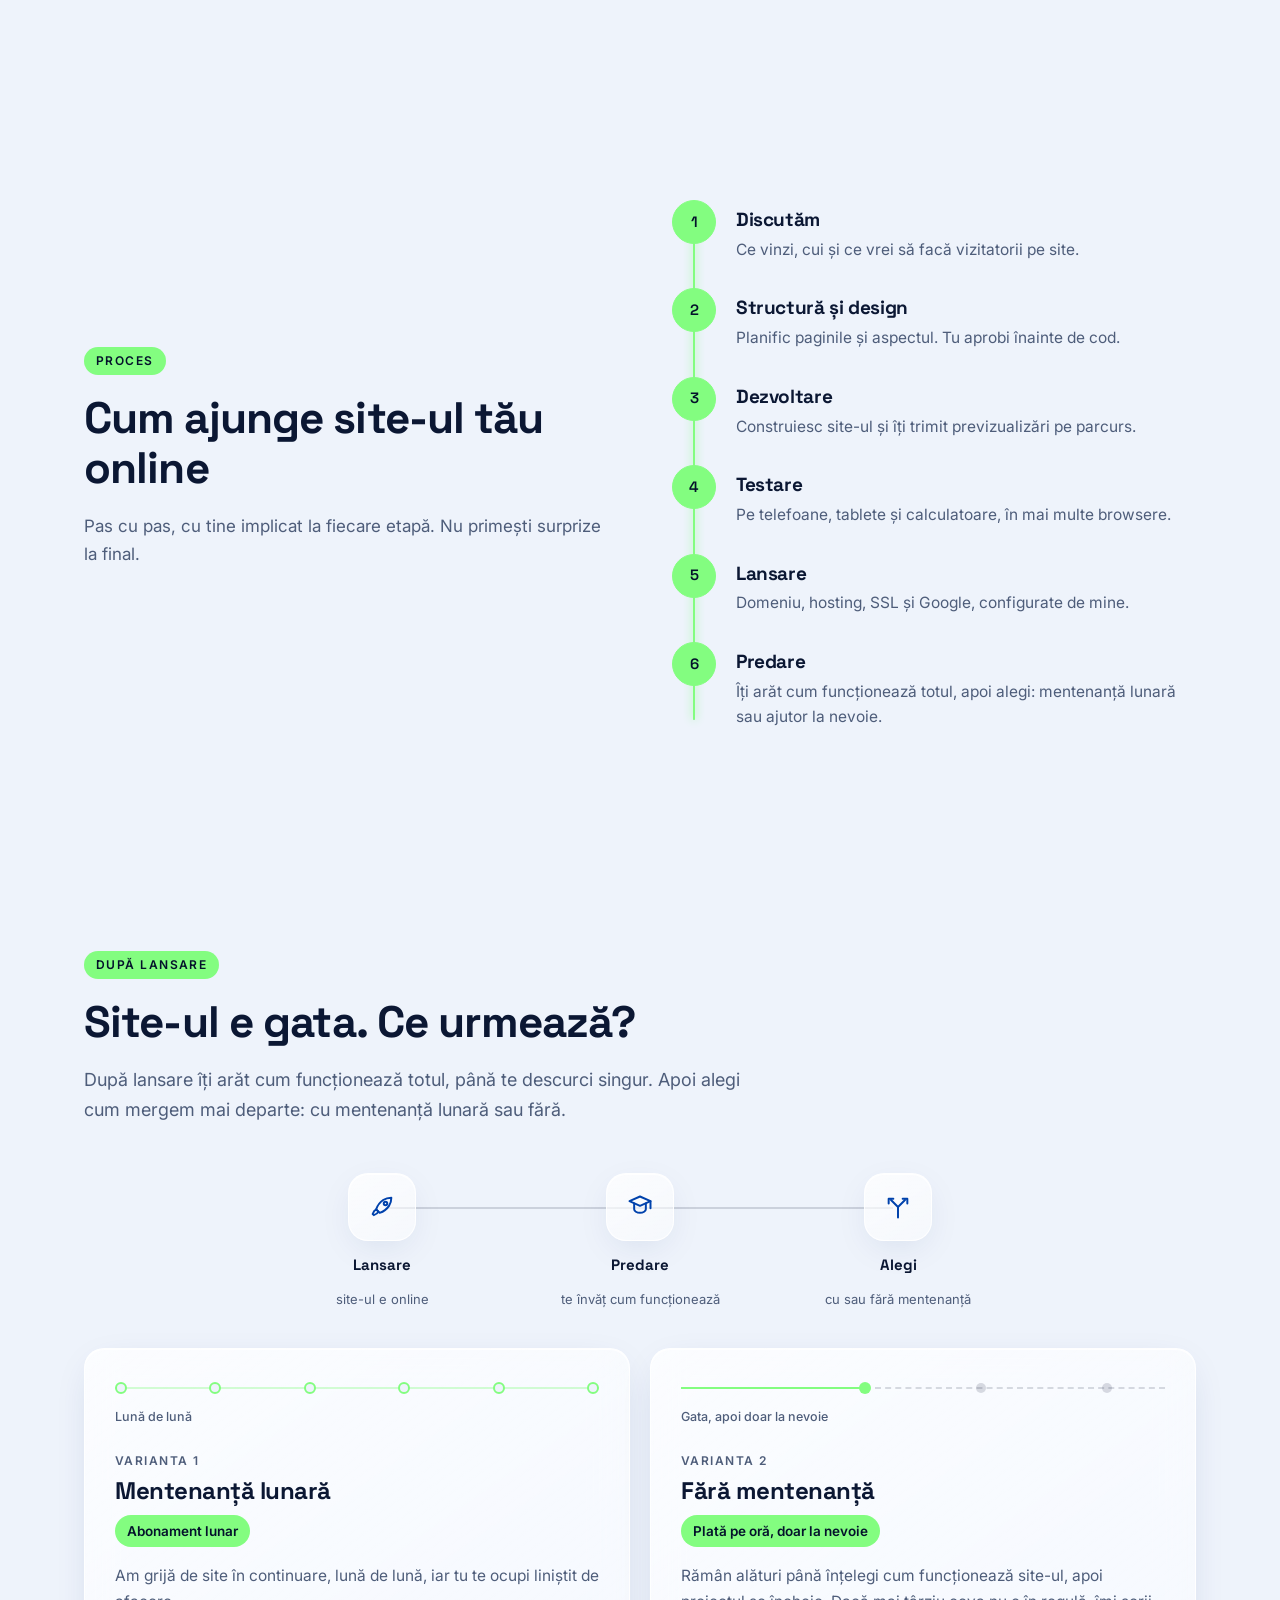
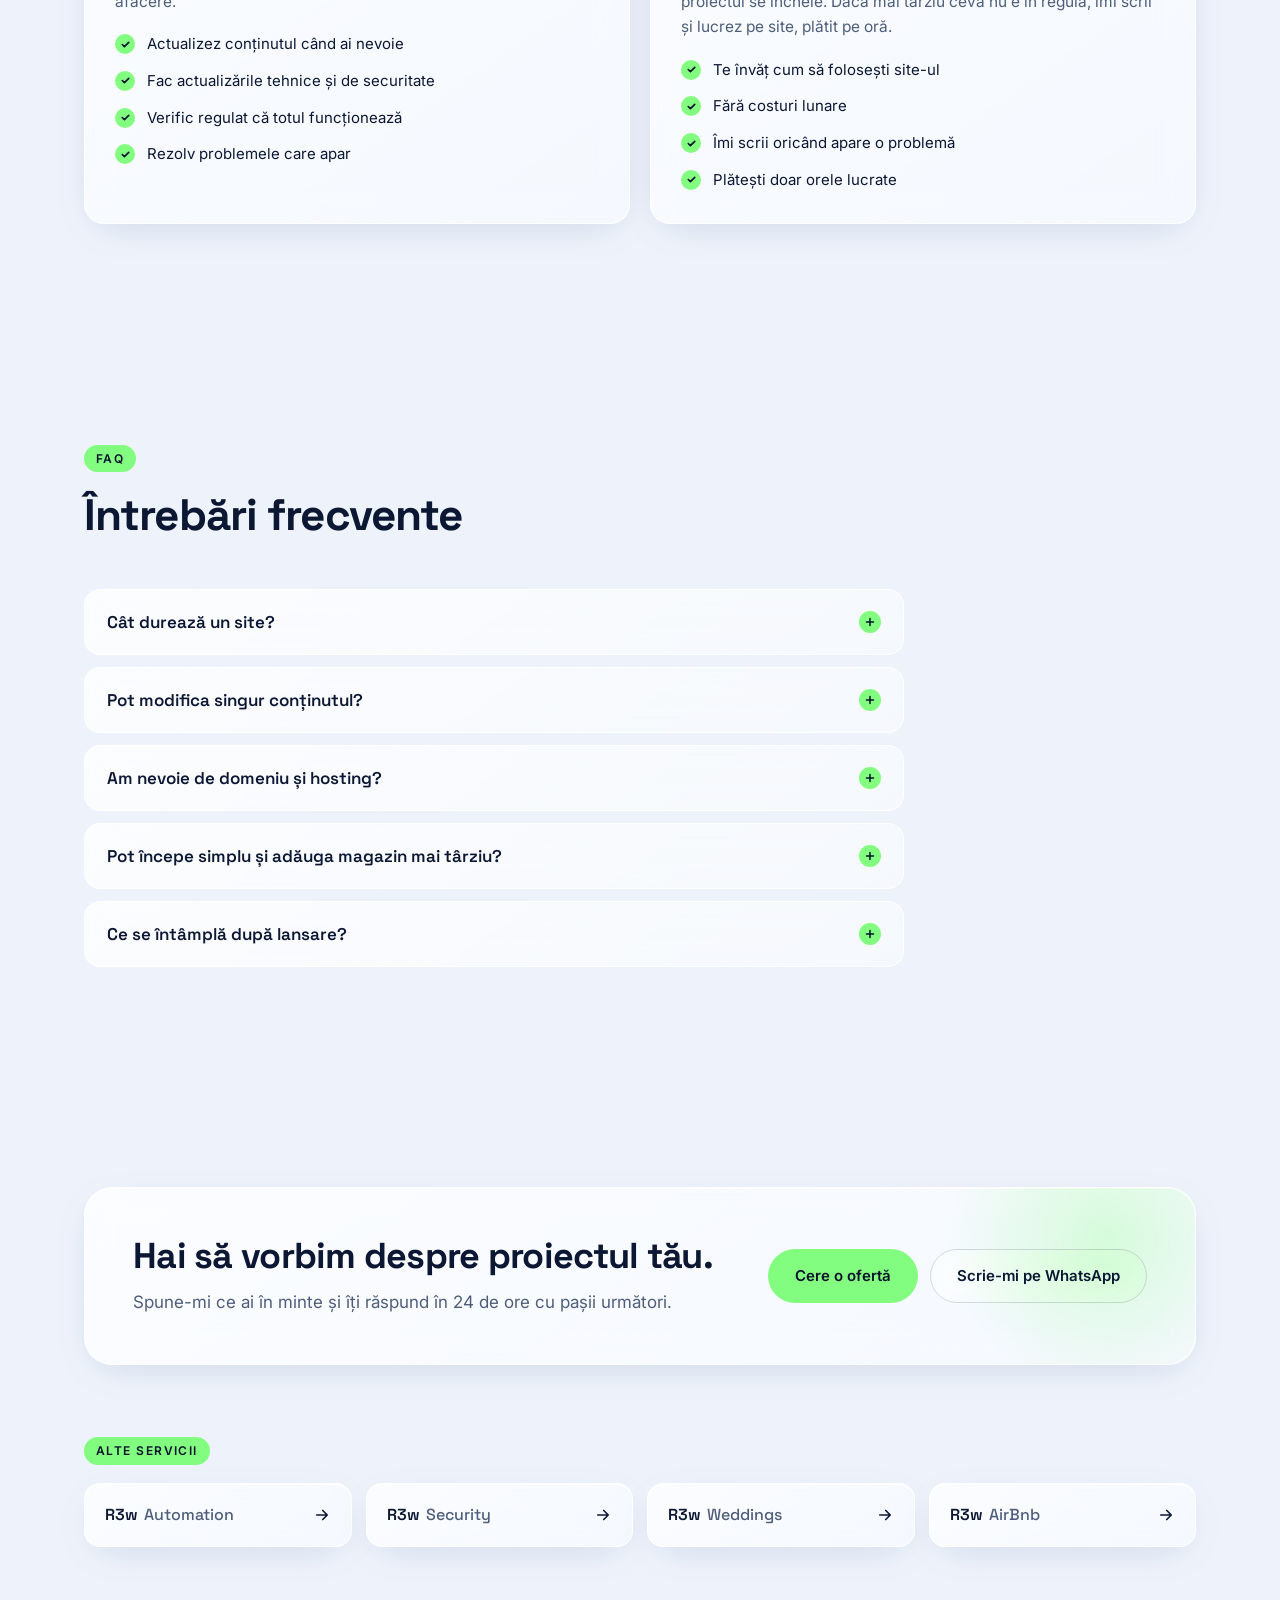
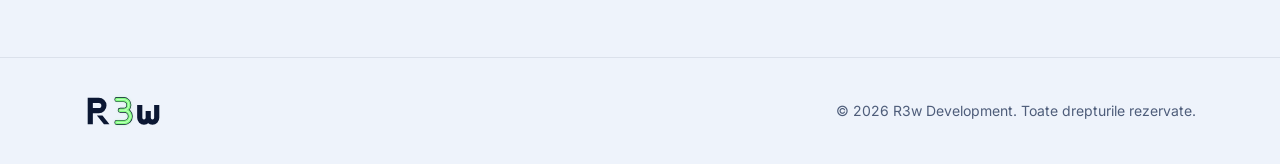
<file: development/index.html>
<!doctype html>
<html lang="ro">
<head>
  <meta charset="utf-8">
  <meta name="viewport" content="width=device-width, initial-scale=1">
  <title>R3w Development | Site-uri web, de la simplu la magazin online</title>
  <meta name="description" content="Care e diferența dintre un site de prezentare și un magazin online? Explicat cu animații și exemple reale.">
  <meta name="theme-color" content="#040A18">
  <link rel="icon" href="../assets/favicon.svg" type="image/svg+xml">
  <link rel="apple-touch-icon" href="../assets/apple-touch-icon.png">

  <link rel="preconnect" href="https://fonts.googleapis.com">
  <link rel="preconnect" href="https://fonts.gstatic.com" crossorigin>
  <link href="https://fonts.googleapis.com/css2?family=Cormorant+Garamond:ital,wght@1,500&family=Inter:wght@400;500;600&family=Space+Grotesk:wght@500;600;700&display=swap" rel="stylesheet">
  <link rel="stylesheet" href="../css/styles.css">
  <link rel="stylesheet" href="../css/service.css">
  <link rel="stylesheet" href="page.css">
  <script>
    // Set the theme before the page paints, so there is no flash of the wrong colours
    (function () {
      var root = document.documentElement, saved;
      root.classList.add('js');
      try { saved = localStorage.getItem('theme'); } catch (e) {}
      root.dataset.theme = saved || (matchMedia('(prefers-color-scheme: light)').matches ? 'light' : 'dark');
    })();
  </script>
</head>
<body>

  <div class="backdrop" aria-hidden="true">
    <div class="orb orb--sapphire"></div>
    <div class="orb orb--ocean"></div>
    <div class="orb orb--jade"></div>
  </div>

  <!-- ============ NAV ============ -->
  <header class="nav" id="top">
    <div class="container nav__inner">
      <a href="../" class="logo" aria-label="R3w Development">
        <svg class="wordmark" viewBox="-5 -5 107 46" width="79" height="34" aria-hidden="true">
          <defs><filter id="neon-nav" x="-50%" y="-50%" width="200%" height="200%"><feGaussianBlur stdDeviation="2.4"/></filter></defs>
          <path fill="currentColor" fill-rule="evenodd" d="M0 0H15A10.5 10.5 0 0 1 15 21H7V36H0Z M7 7H15A3.5 3.5 0 0 1 15 14H7Z"/>
          <path fill="currentColor" d="M12.5 24H20L29.5 36H22Z"/>
          <g class="neon" fill="none" stroke-linecap="round" stroke-linejoin="round">
            <path class="neon__glow" stroke-width="6" filter="url(#neon-nav)" d="M39.5 2.5H48.5A7.25 7.25 0 0 1 48.5 17H44M44 17H49.5A8.25 8.25 0 0 1 49.5 33.5H39.5"/>
            <path class="neon__outline" stroke-width="6.6" d="M39.5 2.5H48.5A7.25 7.25 0 0 1 48.5 17H44M44 17H49.5A8.25 8.25 0 0 1 49.5 33.5H39.5"/>
            <path class="neon__tube" stroke-width="5" d="M39.5 2.5H48.5A7.25 7.25 0 0 1 48.5 17H44M44 17H49.5A8.25 8.25 0 0 1 49.5 33.5H39.5"/>
            <path class="neon__core" stroke-width="1.4" d="M39.5 2.5H48.5A7.25 7.25 0 0 1 48.5 17H44M44 17H49.5A8.25 8.25 0 0 1 49.5 33.5H39.5"/>
          </g>
          <path fill="none" stroke="currentColor" stroke-width="7" d="M70.5 10V27.25A5.75 5.75 0 0 0 82 27.25V18M82 27.25A5.75 5.75 0 0 0 93.5 27.25V10"/>
        </svg>
      </a>

      <nav class="nav__menu" id="nav-menu">
        <a href="../#about" data-i18n="nav.about">Despre</a>
        <a href="../#solutions" data-i18n="nav.solutions">Servicii</a>
        <a href="../#work" data-i18n="nav.work">Proiecte</a>
        <a href="../#process" data-i18n="nav.process">Proces</a>
        <a href="../#contact" class="btn btn--small btn--primary" data-i18n="nav.cta">Hai să vorbim</a>
        <div class="nav__extra">
          <div class="nav__prefs">
            <div class="lang" role="group" aria-label="Limba" data-i18n-label="ui.language">
              <button type="button" data-lang="ro" aria-pressed="true">RO</button>
              <button type="button" data-lang="hu" aria-pressed="false">HU</button>
              <button type="button" data-lang="en" aria-pressed="false">EN</button>
            </div>
            <button type="button" class="theme-toggle" aria-label="Schimbă tema" data-i18n-label="ui.theme">
              <svg class="icon-sun" viewBox="0 0 24 24"><circle cx="12" cy="12" r="4"/><path d="M12 2v2M12 20v2M4.9 4.9l1.4 1.4M17.7 17.7l1.4 1.4M2 12h2M20 12h2M4.9 19.1l1.4-1.4M17.7 6.3l1.4-1.4"/></svg>
              <svg class="icon-moon" viewBox="0 0 24 24"><path d="M21 12.8A9 9 0 1 1 11.2 3a7 7 0 0 0 9.8 9.8Z"/></svg>
            </button>
          </div>
          <div class="nav__quick">
            <a href="tel:+40727515052"><svg viewBox="0 0 24 24" aria-hidden="true"><path d="M22 16.9v3a2 2 0 0 1-2.2 2 19.8 19.8 0 0 1-8.6-3.1 19.5 19.5 0 0 1-6-6A19.8 19.8 0 0 1 2.1 4.2 2 2 0 0 1 4.1 2h3a2 2 0 0 1 2 1.7c.1.9.4 1.8.7 2.7a2 2 0 0 1-.5 2.1L8 9.8a16 16 0 0 0 6 6l1.3-1.3a2 2 0 0 1 2.1-.4c.9.3 1.8.6 2.7.7a2 2 0 0 1 1.7 2Z"/></svg><span data-i18n="menu.call">Sună</span></a>
            <a href="https://wa.me/40727515052" target="_blank" rel="noopener"><svg viewBox="0 0 24 24" aria-hidden="true"><path d="M21 11.5a8.4 8.4 0 0 1-12.4 7.4L3 21l2.1-5.6A8.4 8.4 0 1 1 21 11.5Z"/></svg><span>WhatsApp</span></a>
          </div>
        </div>
      </nav>

      <div class="nav__controls">
        <div class="lang" role="group" aria-label="Limba" data-i18n-label="ui.language">
          <button type="button" data-lang="ro" aria-pressed="true">RO</button>
          <button type="button" data-lang="hu" aria-pressed="false">HU</button>
          <button type="button" data-lang="en" aria-pressed="false">EN</button>
        </div>

        <button type="button" class="theme-toggle" aria-label="Schimbă tema" data-i18n-label="ui.theme">
          <svg class="icon-sun" viewBox="0 0 24 24"><circle cx="12" cy="12" r="4"/><path d="M12 2v2M12 20v2M4.9 4.9l1.4 1.4M17.7 17.7l1.4 1.4M2 12h2M20 12h2M4.9 19.1l1.4-1.4M17.7 6.3l1.4-1.4"/></svg>
          <svg class="icon-moon" viewBox="0 0 24 24"><path d="M21 12.8A9 9 0 1 1 11.2 3a7 7 0 0 0 9.8 9.8Z"/></svg>
        </button>

        <button class="nav__toggle" aria-label="Deschide meniul" data-i18n-label="ui.menuOpen" aria-expanded="false" aria-controls="nav-menu">
          <span></span><span></span>
        </button>
      </div>
    </div>
  </header>

  <main>

    <!-- ============ HERO ============ -->
    <section class="svc-hero">
      <div class="container svc-hero__inner">
        <div class="reveal">
          <a class="back" href="../#solutions"><svg viewBox="0 0 24 24" aria-hidden="true"><path d="M19 12H5M11 6l-6 6 6 6"/></svg><span data-i18n="svc.back">Toate serviciile</span></a>
          <p class="section__label">R3w Development</p>
          <h1 data-i18n="page.hero.title">Site-uri web, de la simplu <span class="mark">la complex.</span></h1>
          <p class="svc-lead" data-i18n="page.hero.lead">De la o pagină de prezentare pentru afacerea ta, până la un magazin online cu plăți, stocuri și facturi. Aici vezi ce înseamnă fiecare și de ce diferă atât de mult.</p>
          <div class="hero__cta">
            <a href="../#contact" class="btn btn--primary" data-i18n="svc.quote">Cere o ofertă</a>
            <a href="#simple" class="btn btn--ghost" data-i18n="page.hero.cta2">Vezi exemplele</a>
          </div>
        </div>

        <!-- The same site building itself on a laptop and a phone -->
        <div class="devices reveal" data-animate aria-hidden="true">
          <div class="devices__desk glass">
            <div class="devices__bar"><i></i><i></i><i></i><span></span></div>
            <div class="dv-page">
              <div class="dv-nav"><i class="dv-logo"></i><i></i><i></i><i></i></div>
              <div class="dv-hero"><i class="dv-t1"></i><i class="dv-t2"></i><i class="dv-btn"></i></div>
              <div class="dv-cards"><i></i><i></i><i></i></div>
            </div>
          </div>
          <div class="devices__phone">
            <div class="dv-page dv-page--phone">
              <div class="dv-nav"><i class="dv-logo"></i><i class="dv-burger"></i></div>
              <div class="dv-hero"><i class="dv-t1"></i><i class="dv-t2"></i><i class="dv-btn"></i></div>
              <div class="dv-cards"><i></i><i></i></div>
            </div>
          </div>
        </div>
      </div>
    </section>

    <!-- ============ EXAMPLE 1: SIMPLE SITE ============ -->
    <section class="section" id="simple">
      <div class="container split">
        <div class="reveal">
          <p class="section__label" data-i18n="page.simple.label">Exemplul 1</p>
          <h2 data-i18n="page.simple.title">Un site simplu: cartea de vizită a afacerii tale</h2>
          <p data-i18n="page.simple.p1">Un site de prezentare are câteva pagini și un singur scop: să le arate oamenilor cine ești, ce oferi și cum te găsesc. Conținutul se schimbă rar, iar vizitatorul citește, se uită la poze și te contactează.</p>
          <ul class="ticks">
            <li data-i18n="page.simple.t1">Între 1 și 5 pagini</li>
            <li data-i18n="page.simple.t2">Servicii, galerie foto și prețuri</li>
            <li data-i18n="page.simple.t3">Formular de contact, telefon și hartă</li>
            <li data-i18n="page.simple.t4">Se încarcă repede și apare pe Google</li>
          </ul>
          <div class="pills-row">
            <span data-i18n="page.simple.for1">Frizerii</span>
            <span data-i18n="page.simple.for2">Cafenele</span>
            <span data-i18n="page.simple.for3">Service-uri auto</span>
            <span data-i18n="page.simple.for4">Cabinete</span>
            <span data-i18n="page.simple.for5">Saloane</span>
            <span data-i18n="page.simple.for6">Freelanceri</span>
          </div>
          <p class="real-examples"><span data-i18n="page.simple.real">Exemple reale:</span> <a href="https://ppbarberstudio.ro/" target="_blank" rel="noopener">PP Barberstudio</a>, <a href="https://prestigedetailing.ro/" target="_blank" rel="noopener">Prestige Detailing Deva</a></p>
        </div>

        <!-- A simple site scrolling itself, section by section -->
        <div class="anatomy reveal" data-animate aria-hidden="true">
          <div class="anatomy__window glass">
            <div class="devices__bar"><i></i><i></i><i></i><span></span></div>
            <div class="anatomy__viewport">
              <div class="anatomy__page">
                <div class="a-nav"><b>Studio</b><i></i><i></i><i></i></div>
                <div class="a-hero"><i class="a-t1"></i><i class="a-t2"></i><i class="a-btn"></i></div>
                <div class="a-services"><i></i><i></i><i></i></div>
                <div class="a-gallery"><i></i><i></i><i></i><i></i><i></i><i></i></div>
                <div class="a-contact">
                  <div class="a-form"><i></i><i></i><i></i><i class="a-btn"></i></div>
                  <div class="a-map"><i></i></div>
                </div>
              </div>
            </div>
          </div>
          <ol class="anatomy__labels">
            <li style="--i:0"><b>1</b><span data-i18n="page.simple.l1">Prima impresie</span></li>
            <li style="--i:1"><b>2</b><span data-i18n="page.simple.l2">Servicii</span></li>
            <li style="--i:2"><b>3</b><span data-i18n="page.simple.l3">Galerie</span></li>
            <li style="--i:3"><b>4</b><span data-i18n="page.simple.l4">Contact și hartă</span></li>
          </ol>
        </div>
      </div>
    </section>

    <!-- ============ EXAMPLE 2: ONLINE SHOP ============ -->
    <section class="section" id="complex">
      <div class="container">
        <header class="svc-intro reveal">
          <p class="section__label" data-i18n="page.shop.label">Exemplul 2</p>
          <h2 data-i18n="page.shop.title">Un magazin online: o mașinărie întreagă în spate</h2>
          <p data-i18n="page.shop.p1">Pentru client pare simplu: alege un produs, plătește și primește coletul. În spate însă, la fiecare comandă se întâmplă o mulțime de lucruri care trebuie să meargă perfect, de fiecare dată.</p>
        </header>

        <!-- One order travelling through the shop -->
        <div class="flow-line reveal" data-animate style="--n:6">
          <div class="flow-step" style="--i:0">
            <span class="flow-step__icon"><svg viewBox="0 0 24 24"><path d="M12 2H2v10l9.3 9.3a1 1 0 0 0 1.4 0l8.6-8.6a1 1 0 0 0 0-1.4Z"/><circle cx="7" cy="7" r="1.5"/></svg></span>
            <b data-i18n="page.shop.f1">Produs ales</b>
            <small data-i18n="page.shop.f1s">mărime, culoare, cantitate</small>
          </div>
          <div class="flow-step" style="--i:1">
            <span class="flow-step__icon"><svg viewBox="0 0 24 24"><circle cx="9" cy="20" r="1.5"/><circle cx="18" cy="20" r="1.5"/><path d="M2 3h3l2.7 12.4a2 2 0 0 0 2 1.6h8.6a2 2 0 0 0 2-1.6L22 7H6"/></svg></span>
            <b data-i18n="page.shop.f2">Coș</b>
            <small data-i18n="page.shop.f2s">reduceri și transport</small>
          </div>
          <div class="flow-step" style="--i:2">
            <span class="flow-step__icon"><svg viewBox="0 0 24 24"><rect x="2" y="5" width="20" height="14" rx="2"/><path d="M2 10h20M6 15h4"/></svg></span>
            <b data-i18n="page.shop.f3">Plată</b>
            <small data-i18n="page.shop.f3s">card, securizat</small>
          </div>
          <div class="flow-step" style="--i:3">
            <span class="flow-step__icon"><svg viewBox="0 0 24 24"><path d="M21 8 12 3 3 8l9 5 9-5Z"/><path d="M3 8v8l9 5 9-5V8"/><path d="M12 13v8"/></svg></span>
            <b data-i18n="page.shop.f4">Stoc</b>
            <small data-i18n="page.shop.f4s">scade automat</small>
          </div>
          <div class="flow-step" style="--i:4">
            <span class="flow-step__icon"><svg viewBox="0 0 24 24"><path d="M14 3H6a2 2 0 0 0-2 2v14a2 2 0 0 0 2 2h12a2 2 0 0 0 2-2V9Z"/><path d="M14 3v6h6M8 13h8M8 17h5"/></svg></span>
            <b data-i18n="page.shop.f5">Factură</b>
            <small data-i18n="page.shop.f5s">generată și trimisă</small>
          </div>
          <div class="flow-step" style="--i:5">
            <span class="flow-step__icon"><svg viewBox="0 0 24 24"><path d="M3 6h11v10H3zM14 10h4l3 3v3h-7"/><circle cx="7" cy="18" r="2"/><circle cx="17" cy="18" r="2"/></svg></span>
            <b data-i18n="page.shop.f6">Livrare</b>
            <small data-i18n="page.shop.f6s">AWB la curier</small>
          </div>
        </div>
      </div>
    </section>

    <!-- ============ THE ICEBERG ============ -->
    <section class="section">
      <div class="container split split--flip">
        <div class="reveal">
          <p class="section__label" data-i18n="page.ice.label">De ce e mai complex</p>
          <h2 data-i18n="page.ice.title">Ce vede clientul și ce e de fapt acolo</h2>
          <p data-i18n="page.ice.p1">Un magazin online e ca un aisberg. Clientul vede doar vârful: un design frumos, pagini de produs și un coș. Restul, partea cea mai mare, stă sub apă și face ca totul să funcționeze.</p>
          <p data-i18n="page.ice.p2">Fiecare bucată de sub apă înseamnă muncă în plus: trebuie construită, legată de celelalte, testată și ținută în siguranță. De aici diferența de timp și de buget față de un site de prezentare.</p>
        </div>

        <div class="iceberg reveal" data-animate aria-hidden="true">
          <div class="iceberg__ice"></div>
          <div class="iceberg__sky">
            <em data-i18n="page.ice.top">Ce vede clientul</em>
            <div class="iceberg__tags">
              <span style="--i:0" data-i18n="page.ice.s1">Design</span>
              <span style="--i:1" data-i18n="page.ice.s2">Pagini de produs</span>
              <span style="--i:2" data-i18n="page.ice.s3">Coș</span>
            </div>
          </div>
          <svg class="iceberg__wave" viewBox="0 0 400 20" preserveAspectRatio="none"><path d="M0 10 Q 25 0 50 10 T 100 10 T 150 10 T 200 10 T 250 10 T 300 10 T 350 10 T 400 10 V 20 H 0 Z"/></svg>
          <div class="iceberg__deep">
            <div class="iceberg__tags">
              <span style="--i:3" data-i18n="page.ice.d1">Bază de date</span>
              <span style="--i:4" data-i18n="page.ice.d2">Conturi de clienți</span>
              <span style="--i:5" data-i18n="page.ice.d3">Plăți online</span>
              <span style="--i:6" data-i18n="page.ice.d4">Stocuri</span>
              <span style="--i:7" data-i18n="page.ice.d5">Facturare</span>
              <span style="--i:8" data-i18n="page.ice.d6">Curieri și AWB</span>
              <span style="--i:9" data-i18n="page.ice.d7">Panou de administrare</span>
              <span style="--i:10" data-i18n="page.ice.d8">Securitate și GDPR</span>
              <span style="--i:11" data-i18n="page.ice.d9">Backup-uri</span>
              <span style="--i:12" data-i18n="page.ice.d10">Viteză la trafic mare</span>
            </div>
            <em data-i18n="page.ice.bottom">Ce face magazinul să meargă</em>
          </div>
        </div>
      </div>
    </section>

    <!-- ============ SIDE BY SIDE ============ -->
    <section class="section">
      <div class="container">
        <header class="svc-intro reveal">
          <p class="section__label" data-i18n="page.cmp.label">Pe scurt</p>
          <h2 data-i18n="page.cmp.title">Site de prezentare sau magazin online?</h2>
        </header>

        <div class="compare">
          <div class="compare__col glass reveal" data-animate>
            <h3 data-i18n="page.cmp.simple">Site de prezentare</h3>
            <div class="meters">
              <div class="meter" style="--v:.25;--t:0s"><div class="meter__head"><span data-i18n="page.cmp.m1">Pagini</span></div><div class="meter__bar"><i></i></div></div>
              <div class="meter" style="--v:.2;--t:.1s"><div class="meter__head"><span data-i18n="page.cmp.m2">Funcționalități</span></div><div class="meter__bar"><i></i></div></div>
              <div class="meter" style="--v:.15;--t:.2s"><div class="meter__head"><span data-i18n="page.cmp.m3">Integrări</span></div><div class="meter__bar"><i></i></div></div>
              <div class="meter" style="--v:.3;--t:.3s"><div class="meter__head"><span data-i18n="page.cmp.m4">Securitate</span></div><div class="meter__bar"><i></i></div></div>
              <div class="meter" style="--v:.2;--t:.4s"><div class="meter__head"><span data-i18n="page.cmp.m5">Timp de lucru</span></div><div class="meter__bar"><i></i></div></div>
            </div>
          </div>
          <div class="compare__col glass reveal" data-animate>
            <h3 data-i18n="page.cmp.shop">Magazin online</h3>
            <div class="meters">
              <div class="meter meter--alt" style="--v:.9;--t:0s"><div class="meter__head"><span data-i18n="page.cmp.m1">Pagini</span></div><div class="meter__bar"><i></i></div></div>
              <div class="meter meter--alt" style="--v:.95;--t:.1s"><div class="meter__head"><span data-i18n="page.cmp.m2">Funcționalități</span></div><div class="meter__bar"><i></i></div></div>
              <div class="meter meter--alt" style="--v:.85;--t:.2s"><div class="meter__head"><span data-i18n="page.cmp.m3">Integrări</span></div><div class="meter__bar"><i></i></div></div>
              <div class="meter meter--alt" style="--v:.95;--t:.3s"><div class="meter__head"><span data-i18n="page.cmp.m4">Securitate</span></div><div class="meter__bar"><i></i></div></div>
              <div class="meter meter--alt" style="--v:.85;--t:.4s"><div class="meter__head"><span data-i18n="page.cmp.m5">Timp de lucru</span></div><div class="meter__bar"><i></i></div></div>
            </div>
          </div>
        </div>
      </div>
    </section>

    <!-- ============ WHAT MAKES A SHOP HARDER ============ -->
    <section class="section">
      <div class="container">
        <header class="svc-intro reveal">
          <p class="section__label" data-i18n="page.why.label">În detaliu</p>
          <h2 data-i18n="page.why.title">Ce construiesc în plus la un magazin online</h2>
        </header>
        <div class="feat-grid">
          <article class="feat glass reveal">
            <h3 class="with-icon"><svg class="icon" viewBox="0 0 24 24" aria-hidden="true"><ellipse cx="12" cy="5" rx="8" ry="3"/><path d="M4 5v14c0 1.7 3.6 3 8 3s8-1.3 8-3V5"/><path d="M4 12c0 1.7 3.6 3 8 3s8-1.3 8-3"/></svg><span data-i18n="page.why.w1">Bază de date</span></h3>
            <p data-i18n="page.why.w1t">Sute de produse, fiecare cu variante, mărimi, prețuri și poze, organizate ca să le poți căuta și filtra ușor.</p>
          </article>
          <article class="feat glass reveal">
            <h3 class="with-icon"><svg class="icon" viewBox="0 0 24 24" aria-hidden="true"><rect x="2" y="5" width="20" height="14" rx="2"/><path d="M2 10h20M6 15h4"/></svg><span data-i18n="page.why.w2">Plăți sigure</span></h3>
            <p data-i18n="page.why.w2t">Legătura cu un procesator de plăți, astfel încât datele cardului să nu treacă niciodată prin site-ul tău.</p>
          </article>
          <article class="feat glass reveal">
            <h3 class="with-icon"><svg class="icon" viewBox="0 0 24 24" aria-hidden="true"><path d="M21 8 12 3 3 8l9 5 9-5Z"/><path d="M3 8v8l9 5 9-5V8"/><path d="M12 13v8"/></svg><span data-i18n="page.why.w3">Stocuri și comenzi</span></h3>
            <p data-i18n="page.why.w3t">Stocul scade singur la fiecare vânzare, iar fiecare comandă trece prin statusuri: nouă, plătită, expediată, livrată.</p>
          </article>
          <article class="feat glass reveal">
            <h3 class="with-icon"><svg class="icon" viewBox="0 0 24 24" aria-hidden="true"><path d="M3 6h11v10H3zM14 10h4l3 3v3h-7"/><circle cx="7" cy="18" r="2"/><circle cx="17" cy="18" r="2"/></svg><span data-i18n="page.why.w4">Facturi și curieri</span></h3>
            <p data-i18n="page.why.w4t">Factura se generează automat, iar AWB-ul se creează direct la curier. Fără copy-paste între programe.</p>
          </article>
          <article class="feat glass reveal">
            <h3 class="with-icon"><svg class="icon" viewBox="0 0 24 24" aria-hidden="true"><rect x="3" y="3" width="7" height="9" rx="1.5"/><rect x="14" y="3" width="7" height="5" rx="1.5"/><rect x="14" y="12" width="7" height="9" rx="1.5"/><rect x="3" y="16" width="7" height="5" rx="1.5"/></svg><span data-i18n="page.why.w5">Panou de administrare</span></h3>
            <p data-i18n="page.why.w5t">Adaugi produse, schimbi prețuri și vezi comenzile dintr-un panou simplu, fără să atingi codul.</p>
          </article>
          <article class="feat glass reveal">
            <h3 class="with-icon"><svg class="icon" viewBox="0 0 24 24" aria-hidden="true"><rect x="5" y="11" width="14" height="10" rx="2"/><path d="M8 11V8a4 4 0 0 1 8 0v3"/></svg><span data-i18n="page.why.w6">Securitate și GDPR</span></h3>
            <p data-i18n="page.why.w6t">Conturi, parole și date personale protejate, plus tot ce cere legea pentru un magazin online.</p>
          </article>
        </div>
      </div>
    </section>

    <!-- ============ INCLUDED EVERYWHERE ============ -->
    <section class="section">
      <div class="container split">
        <div class="reveal">
          <p class="section__label" data-i18n="page.inc.label">La orice site</p>
          <h2 data-i18n="page.inc.title">Ce primești, indiferent de mărime</h2>
          <p data-i18n="page.inc.p1">Fie că e o singură pagină sau un magazin întreg, câteva lucruri nu lipsesc niciodată.</p>
        </div>
        <ul class="included reveal" data-animate>
          <li class="glass" style="--i:0"><svg viewBox="0 0 24 24" aria-hidden="true"><rect x="7" y="2" width="10" height="20" rx="2"/><path d="M11 18h2"/></svg><span data-i18n="page.inc.i1">Arată perfect pe telefon</span></li>
          <li class="glass" style="--i:1"><svg viewBox="0 0 24 24" aria-hidden="true"><path d="M13 2 4 14h7l-1 8 9-12h-7l1-8Z"/></svg><span data-i18n="page.inc.i2">Se încarcă repede</span></li>
          <li class="glass" style="--i:2"><svg viewBox="0 0 24 24" aria-hidden="true"><circle cx="11" cy="11" r="7"/><path d="m20 20-3.5-3.5"/></svg><span data-i18n="page.inc.i3">Pregătit pentru Google</span></li>
          <li class="glass" style="--i:3"><svg viewBox="0 0 24 24" aria-hidden="true"><rect x="5" y="11" width="14" height="10" rx="2"/><path d="M8 11V8a4 4 0 0 1 8 0v3"/></svg><span data-i18n="page.inc.i4">Certificat SSL (lacătul)</span></li>
          <li class="glass" style="--i:4"><svg viewBox="0 0 24 24" aria-hidden="true"><path d="M3 3v18h18"/><path d="m7 15 4-4 3 3 5-6"/></svg><span data-i18n="page.inc.i5">Statistici de vizite</span></li>
          <li class="glass" style="--i:5"><svg viewBox="0 0 24 24" aria-hidden="true"><path d="M12 20h9"/><path d="M16.5 3.5a2.1 2.1 0 0 1 3 3L7 19l-4 1 1-4Z"/></svg><span data-i18n="page.inc.i6">Ușor de actualizat</span></li>
        </ul>
      </div>
    </section>

    <!-- ============ PROCESS ============ -->
    <section class="section">
      <div class="container split">
        <div class="reveal">
          <p class="section__label" data-i18n="process.label">Proces</p>
          <h2 data-i18n="page.steps.title">Cum ajunge site-ul tău online</h2>
          <p data-i18n="page.steps.p1">Pas cu pas, cu tine implicat la fiecare etapă. Nu primești surprize la final.</p>
        </div>
        <ol class="steps-v reveal" data-animate>
          <li style="--i:0"><span>1</span><div><h3 data-i18n="page.steps.s1">Discutăm</h3><p data-i18n="page.steps.s1t">Ce vinzi, cui și ce vrei să facă vizitatorii pe site.</p></div></li>
          <li style="--i:1"><span>2</span><div><h3 data-i18n="page.steps.s2">Structură și design</h3><p data-i18n="page.steps.s2t">Planific paginile și aspectul. Tu aprobi înainte de cod.</p></div></li>
          <li style="--i:2"><span>3</span><div><h3 data-i18n="page.steps.s3">Dezvoltare</h3><p data-i18n="page.steps.s3t">Construiesc site-ul și îți trimit previzualizări pe parcurs.</p></div></li>
          <li style="--i:3"><span>4</span><div><h3 data-i18n="page.steps.s4">Testare</h3><p data-i18n="page.steps.s4t">Pe telefoane, tablete și calculatoare, în mai multe browsere.</p></div></li>
          <li style="--i:4"><span>5</span><div><h3 data-i18n="page.steps.s5">Lansare</h3><p data-i18n="page.steps.s5t">Domeniu, hosting, SSL și Google, configurate de mine.</p></div></li>
          <li style="--i:5"><span>6</span><div><h3 data-i18n="page.steps.s6">Predare</h3><p data-i18n="page.steps.s6t">Îți arăt cum funcționează totul, apoi alegi: mentenanță lunară sau ajutor la nevoie.</p></div></li>
        </ol>
      </div>
    </section>

    <!-- ============ AFTER LAUNCH ============ -->
    <section class="section" id="after">
      <div class="container">
        <header class="svc-intro reveal">
          <p class="section__label" data-i18n="page.after.label">După lansare</p>
          <h2 data-i18n="page.after.title">Site-ul e gata. Ce urmează?</h2>
          <p data-i18n="page.after.p1">După lansare îți arăt cum funcționează totul, până te descurci singur. Apoi alegi cum mergem mai departe: cu mentenanță lunară sau fără.</p>
        </header>

        <div class="flow-line after-flow reveal" data-animate style="--n:3">
          <div class="flow-step" style="--i:0">
            <span class="flow-step__icon"><svg viewBox="0 0 24 24"><path d="M5 19c3-1 4-3 4-3l-2-2s-2 1-3 4Z"/><path d="M9 16l-2-2c1-3 3-6 6-8 3-2 6-2 7-2 0 1 0 4-2 7-2 3-5 5-8 6Z"/><circle cx="15" cy="9" r="1.5"/></svg></span>
            <b data-i18n="page.after.f1">Lansare</b>
            <small data-i18n="page.after.f1s">site-ul e online</small>
          </div>
          <div class="flow-step" style="--i:1">
            <span class="flow-step__icon"><svg viewBox="0 0 24 24"><path d="M3 7l9-4 9 4-9 4Z"/><path d="M7 9v5c0 1.5 2.2 3 5 3s5-1.5 5-3V9"/><path d="M21 7v6"/></svg></span>
            <b data-i18n="page.after.f2">Predare</b>
            <small data-i18n="page.after.f2s">te învăț cum funcționează</small>
          </div>
          <div class="flow-step" style="--i:2">
            <span class="flow-step__icon"><svg viewBox="0 0 24 24"><path d="M12 21V12"/><path d="M12 12 6 6M12 12l6-6"/><path d="M4 9V5h4M20 9V5h-4"/></svg></span>
            <b data-i18n="page.after.f3">Alegi</b>
            <small data-i18n="page.after.f3s">cu sau fără mentenanță</small>
          </div>
        </div>

        <div class="plans">
          <article class="plan glass reveal">
            <div class="tl tl--monthly" data-animate aria-hidden="true">
              <div class="tl__track"><i style="--i:0"></i><i style="--i:1"></i><i style="--i:2"></i><i style="--i:3"></i><i style="--i:4"></i><i style="--i:5"></i></div>
              <small data-i18n="page.after.a.cap">Lună de lună</small>
            </div>
            <p class="plan__kicker" data-i18n="page.after.a.kicker">Varianta 1</p>
            <h3 data-i18n="page.after.a.title">Mentenanță lunară</h3>
            <p class="plan__price" data-i18n="page.after.a.price">Abonament lunar</p>
            <p class="plan__text" data-i18n="page.after.a.text">Am grijă de site în continuare, lună de lună, iar tu te ocupi liniștit de afacere.</p>
            <ul class="ticks">
              <li data-i18n="page.after.a.t1">Actualizez conținutul când ai nevoie</li>
              <li data-i18n="page.after.a.t2">Fac actualizările tehnice și de securitate</li>
              <li data-i18n="page.after.a.t3">Verific regulat că totul funcționează</li>
              <li data-i18n="page.after.a.t4">Rezolv problemele care apar</li>
            </ul>
          </article>

          <article class="plan glass reveal">
            <div class="tl tl--ondemand" data-animate aria-hidden="true">
              <div class="tl__track"><span class="tl__done"></span><i class="tl__end"></i><span class="tl__later"></span><i class="tl__blip" style="--x:62%;--d:1.4s"></i><i class="tl__blip" style="--x:88%;--d:3.9s"></i></div>
              <small data-i18n="page.after.b.cap">Gata, apoi doar la nevoie</small>
            </div>
            <p class="plan__kicker" data-i18n="page.after.b.kicker">Varianta 2</p>
            <h3 data-i18n="page.after.b.title">Fără mentenanță</h3>
            <p class="plan__price" data-i18n="page.after.b.price">Plată pe oră, doar la nevoie</p>
            <p class="plan__text" data-i18n="page.after.b.text">Rămân alături până înțelegi cum funcționează site-ul, apoi proiectul se încheie. Dacă mai târziu ceva nu e în regulă, îmi scrii și lucrez pe site, plătit pe oră.</p>
            <ul class="ticks">
              <li data-i18n="page.after.b.t1">Te învăț cum să folosești site-ul</li>
              <li data-i18n="page.after.b.t2">Fără costuri lunare</li>
              <li data-i18n="page.after.b.t3">Îmi scrii oricând apare o problemă</li>
              <li data-i18n="page.after.b.t4">Plătești doar orele lucrate</li>
            </ul>
          </article>
        </div>
      </div>
    </section>

    <!-- ============ FAQ ============ -->
    <section class="section">
      <div class="container">
        <header class="svc-intro reveal">
          <p class="section__label">FAQ</p>
          <h2 data-i18n="svc.faq">Întrebări frecvente</h2>
        </header>
        <div class="faq reveal">
          <details><summary data-i18n="page.faq.q1">Cât durează un site?</summary><p data-i18n="page.faq.a1">Un site de prezentare e gata de obicei în câteva săptămâni. Un magazin online durează mai mult, în funcție de câte produse și integrări are. După prima discuție îți dau un termen clar.</p></details>
          <details><summary data-i18n="page.faq.q2">Pot modifica singur conținutul?</summary><p data-i18n="page.faq.a2">Da. Dacă vrei, primești un panou simplu din care schimbi texte, poze și prețuri, fără cunoștințe tehnice.</p></details>
          <details><summary data-i18n="page.faq.q3">Am nevoie de domeniu și hosting?</summary><p data-i18n="page.faq.a3">Da, dar nu trebuie să te ocupi tu de ele. Te ajut să le alegi și le configurez eu.</p></details>
          <details><summary data-i18n="page.faq.q4">Pot începe simplu și adăuga magazin mai târziu?</summary><p data-i18n="page.faq.a4">Sigur. Construiesc site-ul astfel încât să poată crește odată cu afacerea ta, fără să o iei de la zero.</p></details>
          <details><summary data-i18n="page.faq.q5">Ce se întâmplă după lansare?</summary><p data-i18n="page.faq.a5">Depinde de varianta aleasă. Cu mentenanță lunară, am grijă de site în continuare. Fără ea, te ajut până te descurci singur, iar după aceea lucrez pe site doar când îmi scrii, plătit pe oră.</p></details>
        </div>
      </div>
    </section>

    <!-- ============ NEXT STEP ============ -->
    <section class="section">
      <div class="container">
        <div class="cta-band glass reveal">
          <div>
            <h2 data-i18n="svc.cta.title">Hai să vorbim despre proiectul tău.</h2>
            <p data-i18n="svc.cta.text">Spune-mi ce ai în minte și îți răspund în 24 de ore cu pașii următori.</p>
          </div>
          <div class="cta-band__btns">
            <a href="../#contact" class="btn btn--primary" data-i18n="svc.quote">Cere o ofertă</a>
            <a href="https://wa.me/40727515052" class="btn btn--ghost" target="_blank" rel="noopener" data-i18n="contact.whatsapp">Scrie-mi pe WhatsApp</a>
          </div>
        </div>

        <p class="section__label others__label" data-i18n="svc.others">Alte servicii</p>
        <nav class="others reveal">
          <a class="glass" href="../automation/">R3w <span>Automation</span><svg viewBox="0 0 24 24" aria-hidden="true"><path d="M5 12h14M13 6l6 6-6 6"/></svg></a>
          <a class="glass" href="../security/">R3w <span>Security</span><svg viewBox="0 0 24 24" aria-hidden="true"><path d="M5 12h14M13 6l6 6-6 6"/></svg></a>
          <a class="glass" href="../weddings/">R3w <span>Weddings</span><svg viewBox="0 0 24 24" aria-hidden="true"><path d="M5 12h14M13 6l6 6-6 6"/></svg></a>
          <a class="glass" href="../airbnb/">R3w <span>AirBnb</span><svg viewBox="0 0 24 24" aria-hidden="true"><path d="M5 12h14M13 6l6 6-6 6"/></svg></a>
        </nav>
      </div>
    </section>

  </main>

  <!-- ============ FOOTER ============ -->
  <footer class="footer">
    <div class="container footer__inner">
      <a href="../" class="logo" aria-label="R3w Development">
        <svg class="wordmark" viewBox="-5 -5 107 46" width="79" height="34" aria-hidden="true">
          <defs><filter id="neon-foot" x="-50%" y="-50%" width="200%" height="200%"><feGaussianBlur stdDeviation="2.4"/></filter></defs>
          <path fill="currentColor" fill-rule="evenodd" d="M0 0H15A10.5 10.5 0 0 1 15 21H7V36H0Z M7 7H15A3.5 3.5 0 0 1 15 14H7Z"/>
          <path fill="currentColor" d="M12.5 24H20L29.5 36H22Z"/>
          <g class="neon" fill="none" stroke-linecap="round" stroke-linejoin="round">
            <path class="neon__glow" stroke-width="6" filter="url(#neon-foot)" d="M39.5 2.5H48.5A7.25 7.25 0 0 1 48.5 17H44M44 17H49.5A8.25 8.25 0 0 1 49.5 33.5H39.5"/>
            <path class="neon__outline" stroke-width="6.6" d="M39.5 2.5H48.5A7.25 7.25 0 0 1 48.5 17H44M44 17H49.5A8.25 8.25 0 0 1 49.5 33.5H39.5"/>
            <path class="neon__tube" stroke-width="5" d="M39.5 2.5H48.5A7.25 7.25 0 0 1 48.5 17H44M44 17H49.5A8.25 8.25 0 0 1 49.5 33.5H39.5"/>
            <path class="neon__core" stroke-width="1.4" d="M39.5 2.5H48.5A7.25 7.25 0 0 1 48.5 17H44M44 17H49.5A8.25 8.25 0 0 1 49.5 33.5H39.5"/>
          </g>
          <path fill="none" stroke="currentColor" stroke-width="7" d="M70.5 10V27.25A5.75 5.75 0 0 0 82 27.25V18M82 27.25A5.75 5.75 0 0 0 93.5 27.25V10"/>
        </svg>
      </a>
      <p>© <span id="year"></span> R3w Development. <span data-i18n="footer.rights">Toate drepturile rezervate.</span></p>
    </div>
      <!-- Quick contact on phones -->
      <div class="quick">
        <div class="quick__menu" id="quick-menu">
          <a class="quick__item glass" href="https://wa.me/40727515052" target="_blank" rel="noopener" style="--i:2"><svg viewBox="0 0 24 24" aria-hidden="true"><path d="M21 11.5a8.4 8.4 0 0 1-12.4 7.4L3 21l2.1-5.6A8.4 8.4 0 1 1 21 11.5Z"/></svg><span>WhatsApp</span></a>
          <a class="quick__item glass" href="tel:+40727515052" style="--i:1"><svg viewBox="0 0 24 24" aria-hidden="true"><path d="M22 16.9v3a2 2 0 0 1-2.2 2 19.8 19.8 0 0 1-8.6-3.1 19.5 19.5 0 0 1-6-6A19.8 19.8 0 0 1 2.1 4.2 2 2 0 0 1 4.1 2h3a2 2 0 0 1 2 1.7c.1.9.4 1.8.7 2.7a2 2 0 0 1-.5 2.1L8 9.8a16 16 0 0 0 6 6l1.3-1.3a2 2 0 0 1 2.1-.4c.9.3 1.8.6 2.7.7a2 2 0 0 1 1.7 2Z"/></svg><span data-i18n="menu.call">Sună</span></a>
          <a class="quick__item glass" href="mailto:lorand.sarkozi25@yahoo.com" style="--i:0"><svg viewBox="0 0 24 24" aria-hidden="true"><rect x="3" y="5" width="18" height="14" rx="2"/><path d="m3 7 9 6 9-6"/></svg><span>Email</span></a>
        </div>
        <button type="button" class="quick__btn" aria-expanded="false" aria-controls="quick-menu" aria-label="Contact rapid" data-i18n-label="ui.quick">
          <svg viewBox="0 0 24 24" aria-hidden="true"><path d="M21 11.5a8.4 8.4 0 0 1-12.4 7.4L3 21l2.1-5.6A8.4 8.4 0 1 1 21 11.5Z"/></svg><svg class="quick__x" viewBox="0 0 24 24" aria-hidden="true"><path d="M6 6l12 12M18 6 6 18"/></svg>
        </button>
      </div>

  </footer>

  <script src="../js/translations.js"></script>
  <script src="i18n.js"></script>
  <script src="../js/main.js"></script>
</body>
</html>
</file>
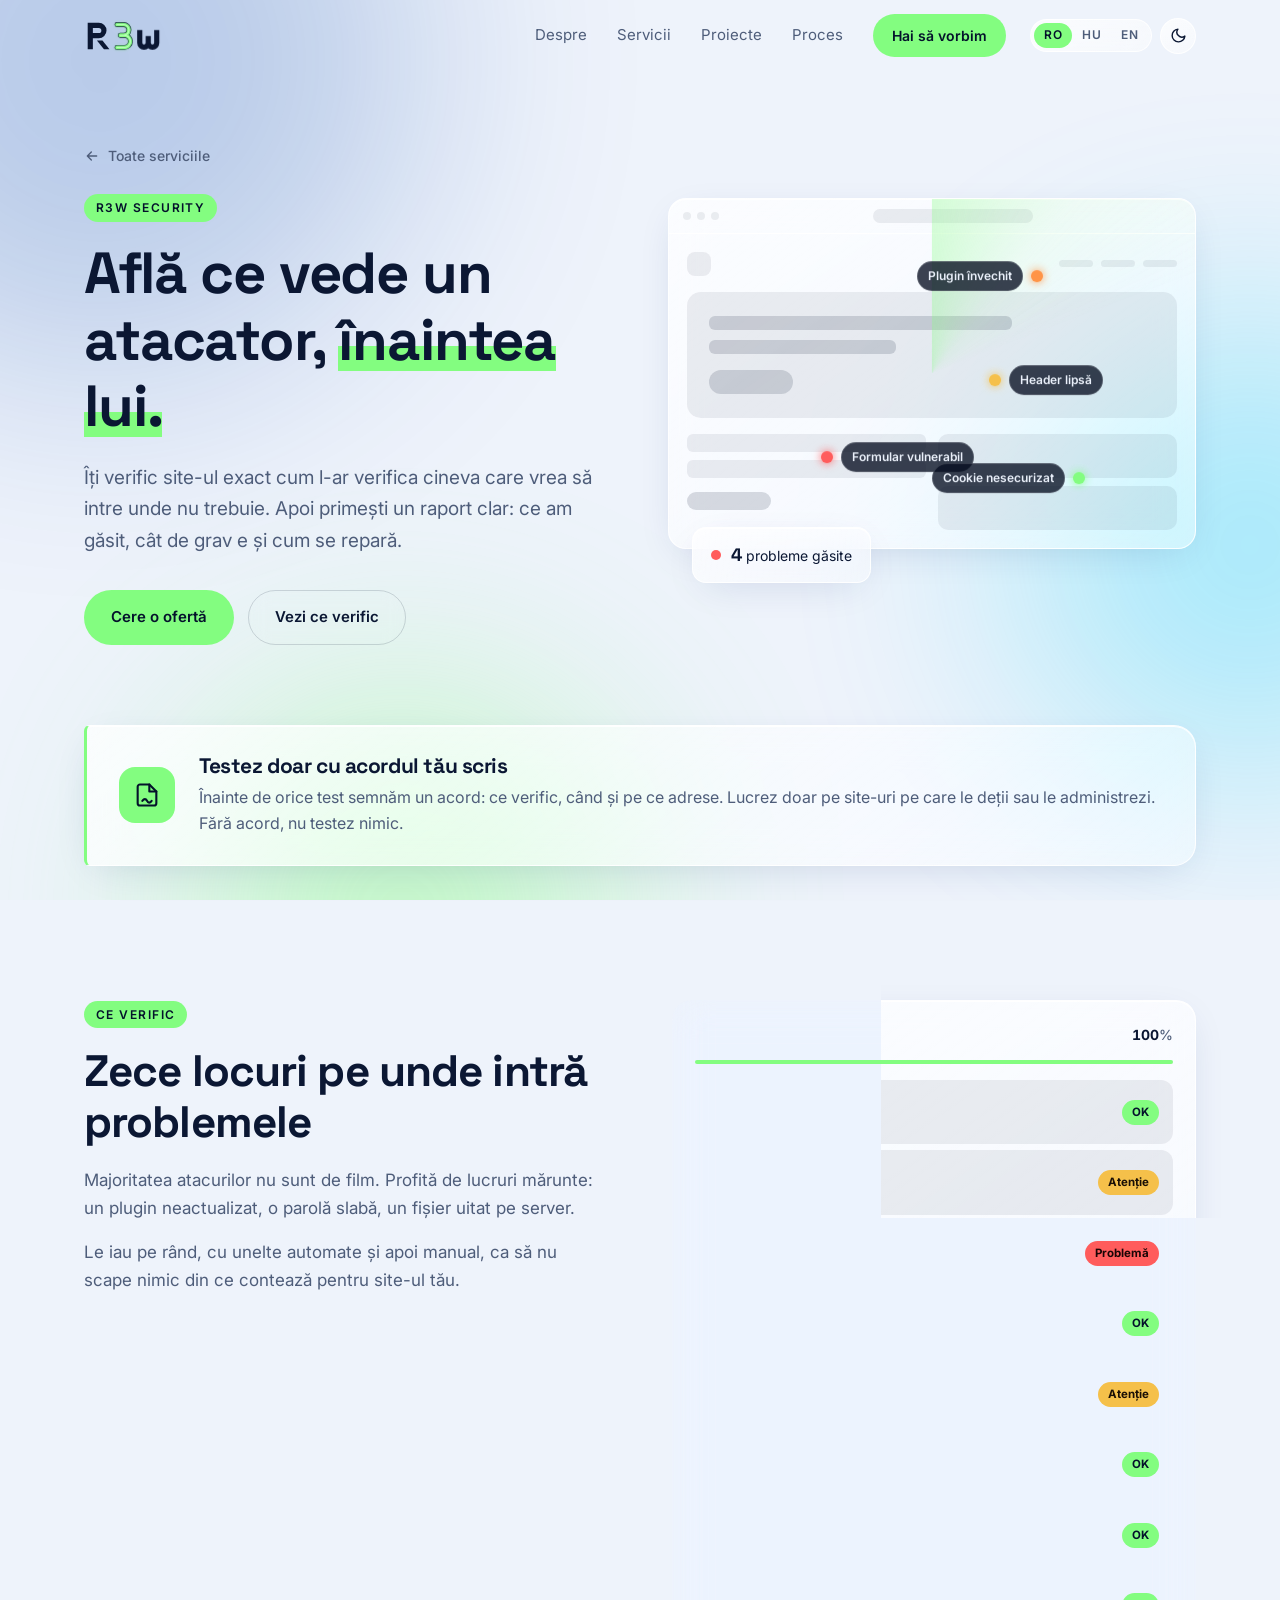
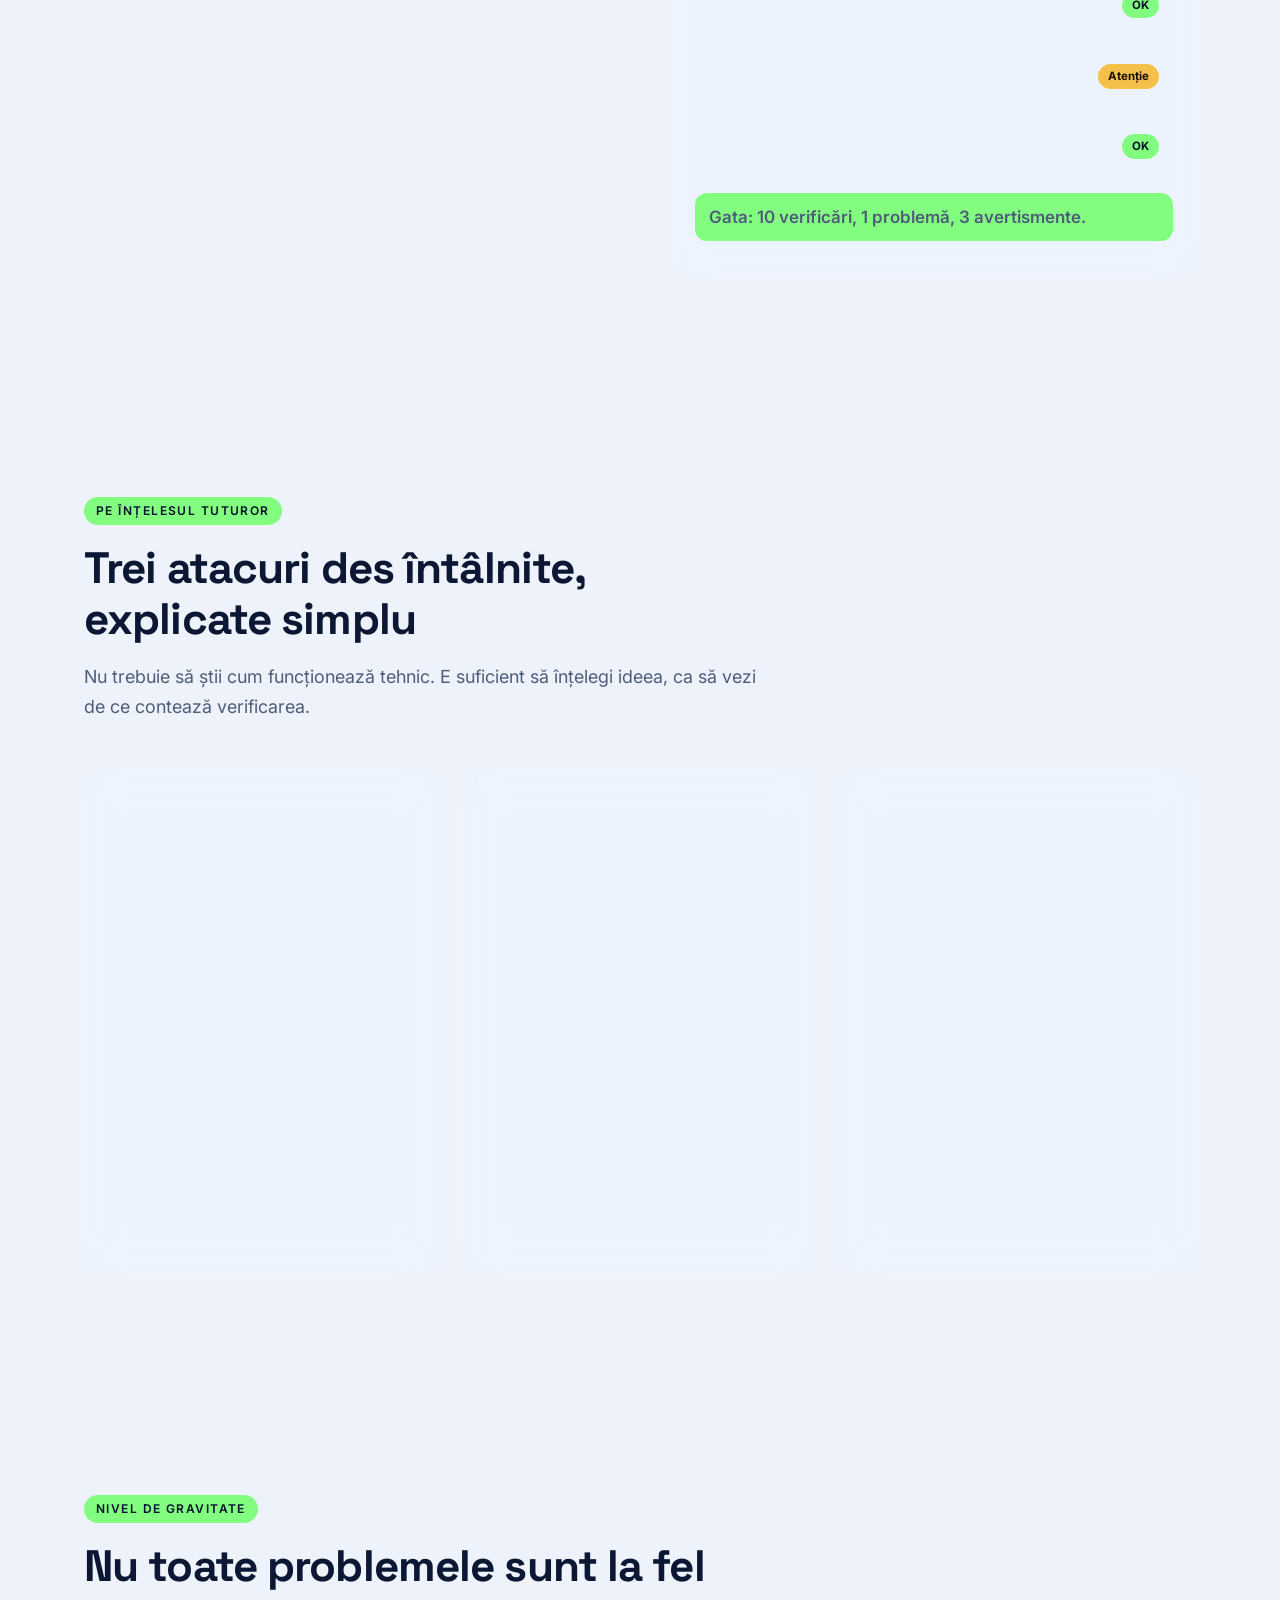
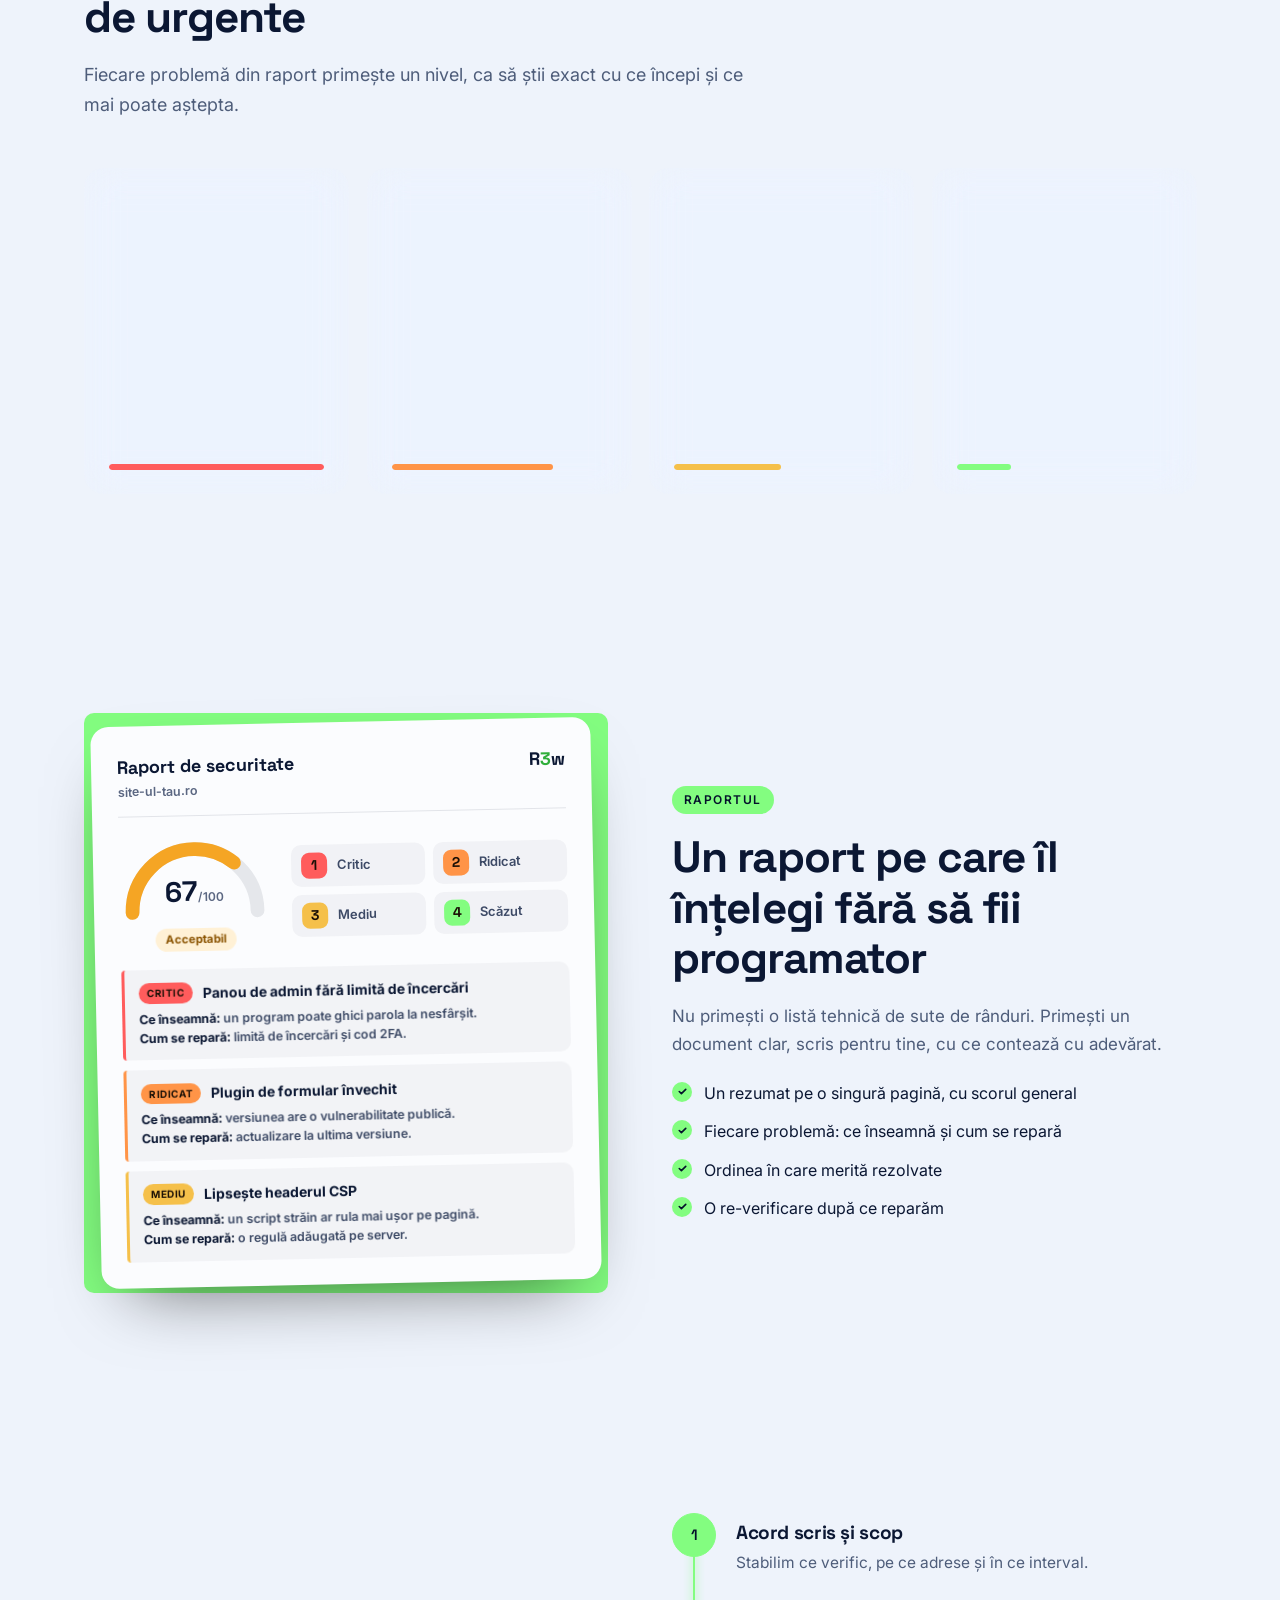
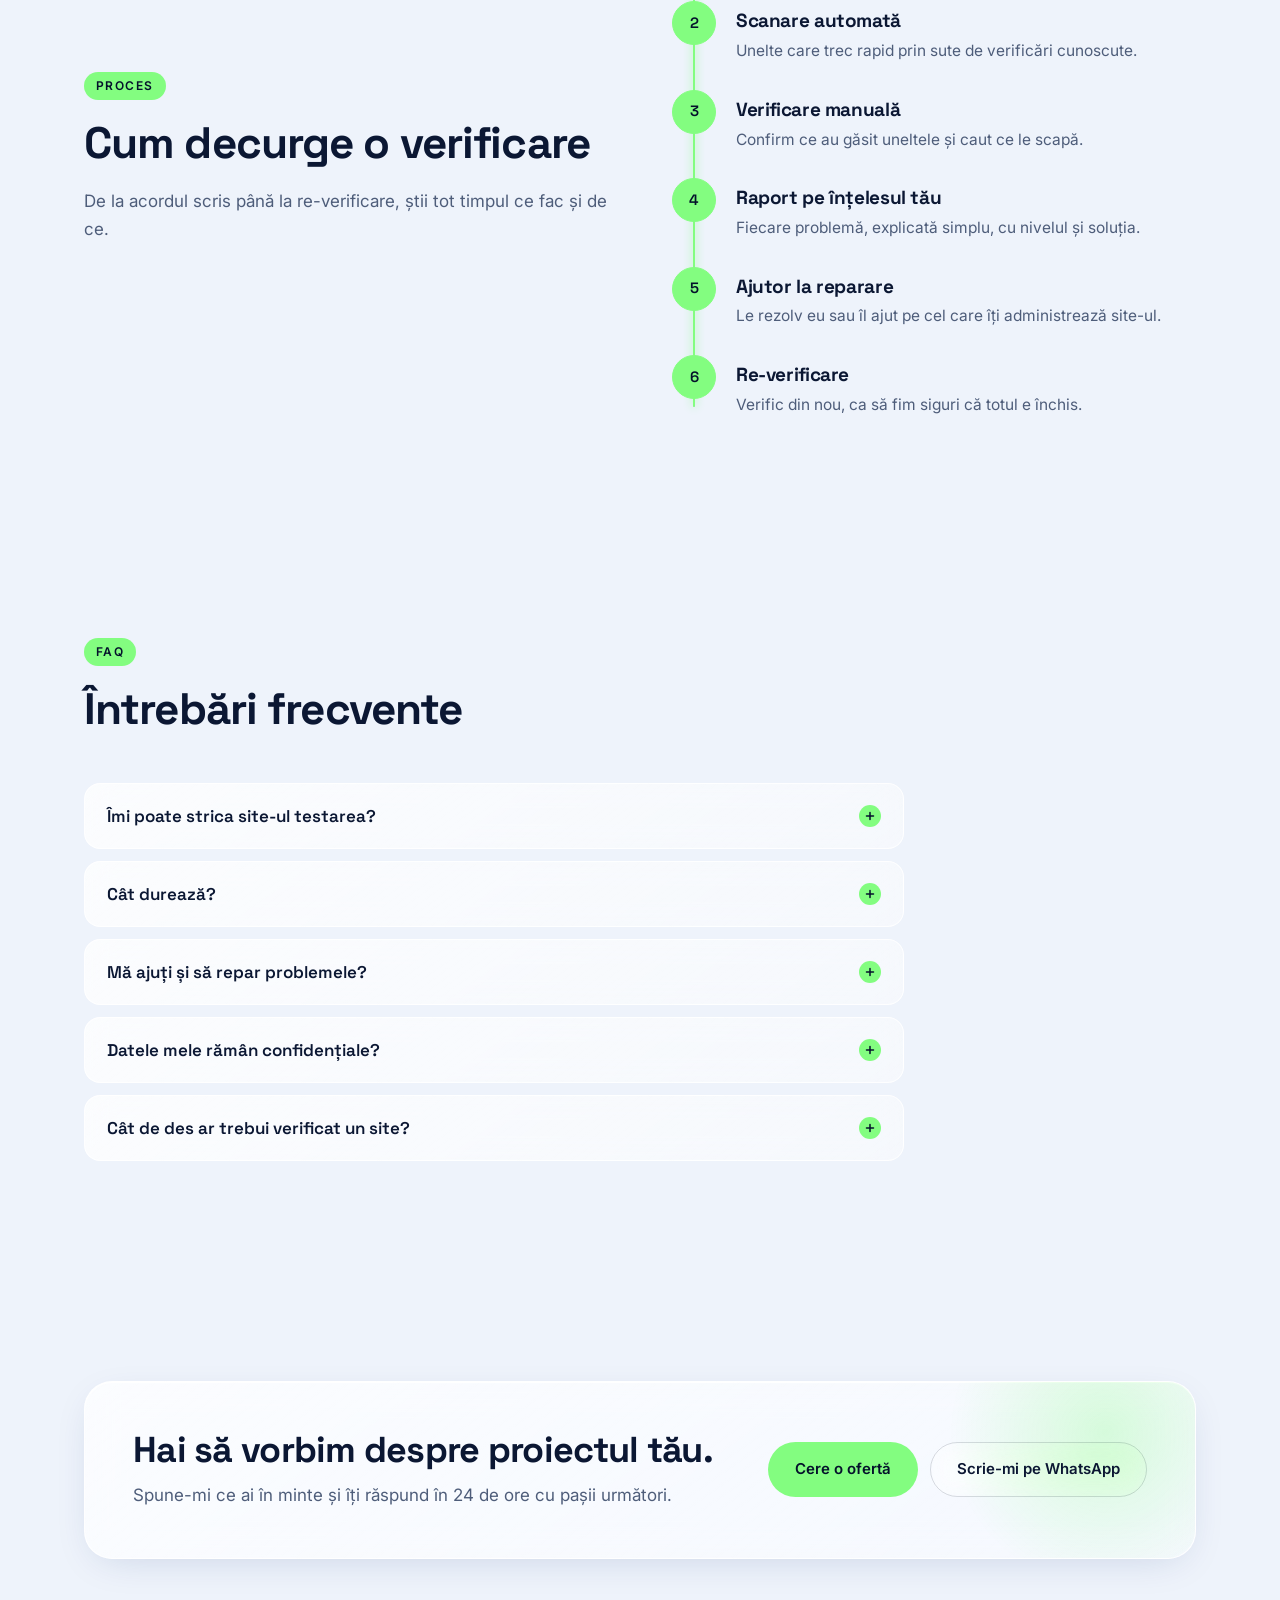
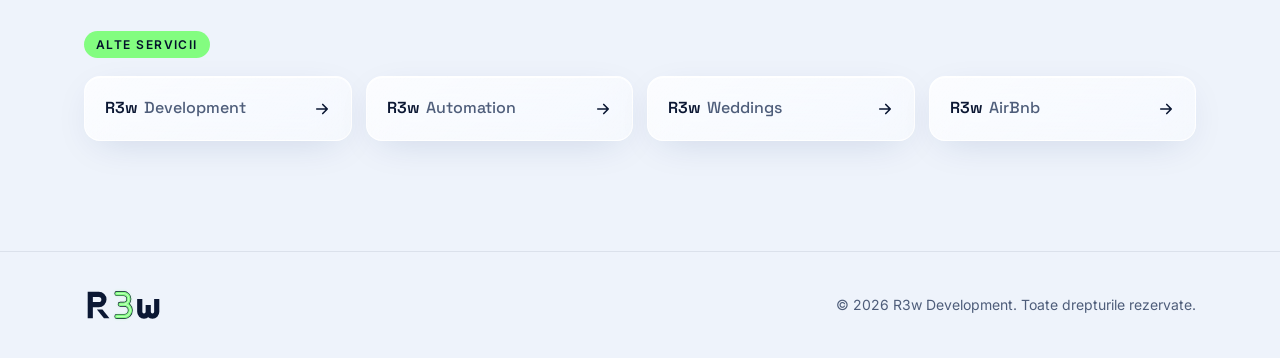
<file: security/index.html>
<!doctype html>
<html lang="ro">
<head>
  <meta charset="utf-8">
  <meta name="viewport" content="width=device-width, initial-scale=1">
  <title>R3w Security | Verificarea securității site-ului tău</title>
  <meta name="description" content="Îți verific site-ul cum l-ar verifica un atacator și primești un raport clar: ce am găsit, cât de grav e și cum se repară.">
  <meta name="theme-color" content="#040A18">
  <link rel="icon" href="../assets/favicon.svg" type="image/svg+xml">
  <link rel="apple-touch-icon" href="../assets/apple-touch-icon.png">

  <link rel="preconnect" href="https://fonts.googleapis.com">
  <link rel="preconnect" href="https://fonts.gstatic.com" crossorigin>
  <link href="https://fonts.googleapis.com/css2?family=Cormorant+Garamond:ital,wght@1,500&family=Inter:wght@400;500;600&family=Space+Grotesk:wght@500;600;700&display=swap" rel="stylesheet">
  <link rel="stylesheet" href="../css/styles.css">
  <link rel="stylesheet" href="../css/service.css">
  <link rel="stylesheet" href="page.css">
  <script>
    // Set the theme before the page paints, so there is no flash of the wrong colours
    (function () {
      var root = document.documentElement, saved;
      root.classList.add('js');
      try { saved = localStorage.getItem('theme'); } catch (e) {}
      root.dataset.theme = saved || (matchMedia('(prefers-color-scheme: light)').matches ? 'light' : 'dark');
    })();
  </script>
</head>
<body>

  <div class="backdrop" aria-hidden="true">
    <div class="orb orb--sapphire"></div>
    <div class="orb orb--ocean"></div>
    <div class="orb orb--jade"></div>
  </div>

  <!-- ============ NAV ============ -->
  <header class="nav" id="top">
    <div class="container nav__inner">
      <a href="../" class="logo" aria-label="R3w Development">
        <svg class="wordmark" viewBox="-5 -5 107 46" width="79" height="34" aria-hidden="true">
          <defs><filter id="neon-nav" x="-50%" y="-50%" width="200%" height="200%"><feGaussianBlur stdDeviation="2.4"/></filter></defs>
          <path fill="currentColor" fill-rule="evenodd" d="M0 0H15A10.5 10.5 0 0 1 15 21H7V36H0Z M7 7H15A3.5 3.5 0 0 1 15 14H7Z"/>
          <path fill="currentColor" d="M12.5 24H20L29.5 36H22Z"/>
          <g class="neon" fill="none" stroke-linecap="round" stroke-linejoin="round">
            <path class="neon__glow" stroke-width="6" filter="url(#neon-nav)" d="M39.5 2.5H48.5A7.25 7.25 0 0 1 48.5 17H44M44 17H49.5A8.25 8.25 0 0 1 49.5 33.5H39.5"/>
            <path class="neon__outline" stroke-width="6.6" d="M39.5 2.5H48.5A7.25 7.25 0 0 1 48.5 17H44M44 17H49.5A8.25 8.25 0 0 1 49.5 33.5H39.5"/>
            <path class="neon__tube" stroke-width="5" d="M39.5 2.5H48.5A7.25 7.25 0 0 1 48.5 17H44M44 17H49.5A8.25 8.25 0 0 1 49.5 33.5H39.5"/>
            <path class="neon__core" stroke-width="1.4" d="M39.5 2.5H48.5A7.25 7.25 0 0 1 48.5 17H44M44 17H49.5A8.25 8.25 0 0 1 49.5 33.5H39.5"/>
          </g>
          <path fill="none" stroke="currentColor" stroke-width="7" d="M70.5 10V27.25A5.75 5.75 0 0 0 82 27.25V18M82 27.25A5.75 5.75 0 0 0 93.5 27.25V10"/>
        </svg>
      </a>

      <nav class="nav__menu" id="nav-menu">
        <a href="../#about" data-i18n="nav.about">Despre</a>
        <a href="../#solutions" data-i18n="nav.solutions">Servicii</a>
        <a href="../#work" data-i18n="nav.work">Proiecte</a>
        <a href="../#process" data-i18n="nav.process">Proces</a>
        <a href="../#contact" class="btn btn--small btn--primary" data-i18n="nav.cta">Hai să vorbim</a>
        <div class="nav__extra">
          <div class="nav__prefs">
            <div class="lang" role="group" aria-label="Limba" data-i18n-label="ui.language">
              <button type="button" data-lang="ro" aria-pressed="true">RO</button>
              <button type="button" data-lang="hu" aria-pressed="false">HU</button>
              <button type="button" data-lang="en" aria-pressed="false">EN</button>
            </div>
            <button type="button" class="theme-toggle" aria-label="Schimbă tema" data-i18n-label="ui.theme">
              <svg class="icon-sun" viewBox="0 0 24 24"><circle cx="12" cy="12" r="4"/><path d="M12 2v2M12 20v2M4.9 4.9l1.4 1.4M17.7 17.7l1.4 1.4M2 12h2M20 12h2M4.9 19.1l1.4-1.4M17.7 6.3l1.4-1.4"/></svg>
              <svg class="icon-moon" viewBox="0 0 24 24"><path d="M21 12.8A9 9 0 1 1 11.2 3a7 7 0 0 0 9.8 9.8Z"/></svg>
            </button>
          </div>
          <div class="nav__quick">
            <a href="tel:+40727515052"><svg viewBox="0 0 24 24" aria-hidden="true"><path d="M22 16.9v3a2 2 0 0 1-2.2 2 19.8 19.8 0 0 1-8.6-3.1 19.5 19.5 0 0 1-6-6A19.8 19.8 0 0 1 2.1 4.2 2 2 0 0 1 4.1 2h3a2 2 0 0 1 2 1.7c.1.9.4 1.8.7 2.7a2 2 0 0 1-.5 2.1L8 9.8a16 16 0 0 0 6 6l1.3-1.3a2 2 0 0 1 2.1-.4c.9.3 1.8.6 2.7.7a2 2 0 0 1 1.7 2Z"/></svg><span data-i18n="menu.call">Sună</span></a>
            <a href="https://wa.me/40727515052" target="_blank" rel="noopener"><svg viewBox="0 0 24 24" aria-hidden="true"><path d="M21 11.5a8.4 8.4 0 0 1-12.4 7.4L3 21l2.1-5.6A8.4 8.4 0 1 1 21 11.5Z"/></svg><span>WhatsApp</span></a>
          </div>
        </div>
      </nav>

      <div class="nav__controls">
        <div class="lang" role="group" aria-label="Limba" data-i18n-label="ui.language">
          <button type="button" data-lang="ro" aria-pressed="true">RO</button>
          <button type="button" data-lang="hu" aria-pressed="false">HU</button>
          <button type="button" data-lang="en" aria-pressed="false">EN</button>
        </div>

        <button type="button" class="theme-toggle" aria-label="Schimbă tema" data-i18n-label="ui.theme">
          <svg class="icon-sun" viewBox="0 0 24 24"><circle cx="12" cy="12" r="4"/><path d="M12 2v2M12 20v2M4.9 4.9l1.4 1.4M17.7 17.7l1.4 1.4M2 12h2M20 12h2M4.9 19.1l1.4-1.4M17.7 6.3l1.4-1.4"/></svg>
          <svg class="icon-moon" viewBox="0 0 24 24"><path d="M21 12.8A9 9 0 1 1 11.2 3a7 7 0 0 0 9.8 9.8Z"/></svg>
        </button>

        <button class="nav__toggle" aria-label="Deschide meniul" data-i18n-label="ui.menuOpen" aria-expanded="false" aria-controls="nav-menu">
          <span></span><span></span>
        </button>
      </div>
    </div>
  </header>

  <main>

    <!-- ============ HERO ============ -->
    <section class="svc-hero">
      <div class="container svc-hero__inner">
        <div class="reveal">
          <a class="back" href="../#solutions"><svg viewBox="0 0 24 24" aria-hidden="true"><path d="M19 12H5M11 6l-6 6 6 6"/></svg><span data-i18n="svc.back">Toate serviciile</span></a>
          <p class="section__label">R3w Security</p>
          <h1 data-i18n="page.hero.title">Află ce vede un atacator, <span class="mark">înaintea lui.</span></h1>
          <p class="svc-lead" data-i18n="page.hero.lead">Îți verific site-ul exact cum l-ar verifica cineva care vrea să intre unde nu trebuie. Apoi primești un raport clar: ce am găsit, cât de grav e și cum se repară.</p>
          <div class="hero__cta">
            <a href="../#contact" class="btn btn--primary" data-i18n="svc.quote">Cere o ofertă</a>
            <a href="#checks" class="btn btn--ghost" data-i18n="page.hero.cta2">Vezi ce verific</a>
          </div>
        </div>

        <!-- A radar sweeping over a website and marking what it finds -->
        <div class="radar reveal" data-animate aria-hidden="true">
          <div class="radar__window glass">
            <div class="radar__bar"><i></i><i></i><i></i><span></span></div>
            <div class="radar__page">
              <div class="r-nav"><i class="r-logo"></i><i></i><i></i><i></i></div>
              <div class="r-hero"><i class="r-t1"></i><i class="r-t2"></i><i class="r-btn"></i></div>
              <div class="r-row">
                <div class="r-form"><i></i><i></i><i class="r-btn"></i></div>
                <div class="r-cards"><i></i><i></i></div>
              </div>
            </div>
            <div class="radar__sweep"></div>
            <span class="radar__mark sev-crit" style="--x:30%;--y:74%;--d:1.4s"><i></i><b data-i18n="page.hero.m1">Formular vulnerabil</b></span>
            <span class="radar__mark sev-high is-left" style="--x:70%;--y:22%;--d:2.2s"><i></i><b data-i18n="page.hero.m2">Plugin învechit</b></span>
            <span class="radar__mark sev-med" style="--x:62%;--y:52%;--d:3s"><i></i><b data-i18n="page.hero.m3">Header lipsă</b></span>
            <span class="radar__mark sev-low is-left" style="--x:78%;--y:80%;--d:3.8s"><i></i><b data-i18n="page.hero.m4">Cookie nesecurizat</b></span>
          </div>
          <div class="radar__status glass">
            <span class="radar__pulse"></span>
            <span><b data-count="4">4</b> <span data-i18n="page.hero.found">probleme găsite</span></span>
          </div>
        </div>
      </div>
    </section>

    <!-- ============ ETHICS ============ -->
    <section class="ethics-wrap">
      <div class="container">
        <div class="ethics glass reveal">
          <span class="ethics__icon"><svg viewBox="0 0 24 24" aria-hidden="true"><path d="M14 3H6a2 2 0 0 0-2 2v14a2 2 0 0 0 2 2h12a2 2 0 0 0 2-2V9Z"/><path d="M14 3v6h6"/><path d="M8 17c1.5-2 3-2 4 0s2.5 2 4 0"/></svg></span>
          <div>
            <h2 data-i18n="page.eth.title">Testez doar cu acordul tău scris</h2>
            <p data-i18n="page.eth.text">Înainte de orice test semnăm un acord: ce verific, când și pe ce adrese. Lucrez doar pe site-uri pe care le deții sau le administrezi. Fără acord, nu testez nimic.</p>
          </div>
        </div>
      </div>
    </section>

    <!-- ============ WHAT I CHECK ============ -->
    <section class="section" id="checks">
      <div class="container split checks-split">
        <div class="checks-intro reveal">
          <p class="section__label" data-i18n="page.chk.label">Ce verific</p>
          <h2 data-i18n="page.chk.title">Zece locuri pe unde intră problemele</h2>
          <p data-i18n="page.chk.p1">Majoritatea atacurilor nu sunt de film. Profită de lucruri mărunte: un plugin neactualizat, o parolă slabă, un fișier uitat pe server.</p>
          <p data-i18n="page.chk.p2">Le iau pe rând, cu unelte automate și apoi manual, ca să nu scape nimic din ce contează pentru site-ul tău.</p>
        </div>

        <!-- The scan running through each check -->
        <div class="scanner glass reveal" data-animate>
          <div class="scanner__head">
            <span class="scanner__title"><i class="scanner__dot"></i><span data-i18n="page.chk.scan">Scanare: site-ul-tau.ro</span></span>
            <span class="scanner__pct"><b data-count="100">100</b>%</span>
          </div>
          <div class="scanner__bar"><i></i></div>
          <ul class="scanlist">
            <li style="--t:.6s"><span><b data-i18n="page.chk.c1">HTTPS și SSL</b><small data-i18n="page.chk.c1s">lacătul din bara browserului</small></span><span class="st"><i class="spin"></i><em class="pill-ok" data-i18n="page.chk.ok">OK</em></span></li>
            <li style="--t:1.1s"><span><b data-i18n="page.chk.c2">Headere de securitate</b><small data-i18n="page.chk.c2s">reguli care apără vizitatorii</small></span><span class="st"><i class="spin"></i><em class="pill-warn" data-i18n="page.chk.warn">Atenție</em></span></li>
            <li style="--t:1.6s"><span><b data-i18n="page.chk.c3">Software și plugin-uri</b><small data-i18n="page.chk.c3s">versiuni vechi, cu găuri cunoscute</small></span><span class="st"><i class="spin"></i><em class="pill-bad" data-i18n="page.chk.bad">Problemă</em></span></li>
            <li style="--t:2.1s"><span><b data-i18n="page.chk.c4">Formulare</b><small data-i18n="page.chk.c4s">XSS și SQL injection</small></span><span class="st"><i class="spin"></i><em class="pill-ok" data-i18n="page.chk.ok">OK</em></span></li>
            <li style="--t:2.6s"><span><b data-i18n="page.chk.c5">Pagini de login</b><small data-i18n="page.chk.c5s">parole slabe și încercări nelimitate</small></span><span class="st"><i class="spin"></i><em class="pill-warn" data-i18n="page.chk.warn">Atenție</em></span></li>
            <li style="--t:3.1s"><span><b data-i18n="page.chk.c6">Fișiere expuse</b><small data-i18n="page.chk.c6s">.env, backup-uri, arhive uitate</small></span><span class="st"><i class="spin"></i><em class="pill-ok" data-i18n="page.chk.ok">OK</em></span></li>
            <li style="--t:3.6s"><span><b data-i18n="page.chk.c7">Panoul de administrare</b><small data-i18n="page.chk.c7s">cine îl găsește și cum e protejat</small></span><span class="st"><i class="spin"></i><em class="pill-ok" data-i18n="page.chk.ok">OK</em></span></li>
            <li style="--t:4.1s"><span><b data-i18n="page.chk.c8">Cookie-uri</b><small data-i18n="page.chk.c8s">sesiuni care nu pot fi furate ușor</small></span><span class="st"><i class="spin"></i><em class="pill-ok" data-i18n="page.chk.ok">OK</em></span></li>
            <li style="--t:4.6s"><span><b data-i18n="page.chk.c9">Email</b><small data-i18n="page.chk.c9s">SPF, DKIM și DMARC contra falsurilor</small></span><span class="st"><i class="spin"></i><em class="pill-warn" data-i18n="page.chk.warn">Atenție</em></span></li>
            <li style="--t:5.1s"><span><b data-i18n="page.chk.c10">Permisiuni și acces</b><small data-i18n="page.chk.c10s">cine are voie să vadă și să schimbe ce</small></span><span class="st"><i class="spin"></i><em class="pill-ok" data-i18n="page.chk.ok">OK</em></span></li>
          </ul>
          <p class="scanner__sum" data-i18n="page.chk.sum">Gata: 10 verificări, 1 problemă, 3 avertismente.</p>
        </div>
      </div>
    </section>

    <!-- ============ COMMON ATTACKS ============ -->
    <section class="section" id="attacks">
      <div class="container">
        <header class="svc-intro reveal">
          <p class="section__label" data-i18n="page.atk.label">Pe înțelesul tuturor</p>
          <h2 data-i18n="page.atk.title">Trei atacuri des întâlnite, explicate simplu</h2>
          <p data-i18n="page.atk.p1">Nu trebuie să știi cum funcționează tehnic. E suficient să înțelegi ideea, ca să vezi de ce contează verificarea.</p>
        </header>

        <div class="attacks">
          <!-- XSS: a hidden script in a comment reaches other visitors -->
          <article class="attack glass reveal" data-animate>
            <div class="attack__scene xss" aria-hidden="true">
              <div class="xss__comment">
                <span data-i18n="page.atk.x.comment">Super produs, recomand!</span>
                <em class="chip-bad" data-i18n="page.atk.x.hidden">cod ascuns</em>
              </div>
              <span class="xss__shield" data-i18n="page.atk.x.block">Filtrat</span>
              <div class="xss__lines"><i></i><i></i><i></i></div>
              <div class="xss__people">
                <span><svg viewBox="0 0 24 24"><circle cx="12" cy="8" r="4"/><path d="M4 21c0-4 4-6 8-6s8 2 8 6"/></svg></span>
                <span><svg viewBox="0 0 24 24"><circle cx="12" cy="8" r="4"/><path d="M4 21c0-4 4-6 8-6s8 2 8 6"/></svg></span>
                <span><svg viewBox="0 0 24 24"><circle cx="12" cy="8" r="4"/><path d="M4 21c0-4 4-6 8-6s8 2 8 6"/></svg></span>
              </div>
            </div>
            <div class="attack__body">
              <h3 class="with-icon"><svg class="icon" viewBox="0 0 24 24" aria-hidden="true"><path d="M21 15a2 2 0 0 1-2 2H7l-4 4V5a2 2 0 0 1 2-2h14a2 2 0 0 1 2 2Z"/></svg><span>XSS</span></h3>
              <p data-i18n="page.atk.x.text">Cineva lasă un comentariu în care ascunde cod. Dacă site-ul nu îl filtrează, codul rulează în browserul fiecărui vizitator care citește comentariul și îi poate fura sesiunea.</p>
              <p class="attack__fix"><b data-i18n="page.atk.fixLabel">Cum te aperi:</b> <span data-i18n="page.atk.x.fix">tot ce scriu vizitatorii e curățat înainte să apară pe pagină.</span></p>
            </div>
          </article>

          <!-- SQL injection: a form field that tricks the database -->
          <article class="attack glass reveal" data-animate>
            <div class="attack__scene sqli" aria-hidden="true">
              <div class="sqli__field">
                <svg viewBox="0 0 24 24"><circle cx="11" cy="11" r="7"/><path d="m20 20-3.5-3.5"/></svg>
                <em class="chip-bad" data-i18n="page.atk.s.trick">comandă ascunsă</em>
              </div>
              <div class="sqli__path"><i></i><span class="sqli__shield" data-i18n="page.atk.s.block">Validat</span></div>
              <div class="sqli__db">
                <svg viewBox="0 0 24 24"><ellipse cx="12" cy="5" rx="8" ry="3"/><path d="M4 5v14c0 1.7 3.6 3 8 3s8-1.3 8-3V5"/><path d="M4 12c0 1.7 3.6 3 8 3s8-1.3 8-3"/></svg>
                <small data-i18n="page.atk.s.db">Bază de date</small>
              </div>
              <div class="sqli__leak"><i></i><i></i><i></i></div>
            </div>
            <div class="attack__body">
              <h3 class="with-icon"><svg class="icon" viewBox="0 0 24 24" aria-hidden="true"><ellipse cx="12" cy="5" rx="8" ry="3"/><path d="M4 5v14c0 1.7 3.6 3 8 3s8-1.3 8-3V5"/><path d="M4 12c0 1.7 3.6 3 8 3s8-1.3 8-3"/></svg><span>SQL injection</span></h3>
              <p data-i18n="page.atk.s.text">În loc de un nume sau un produs, cineva scrie în formular o comandă pentru baza de date. Dacă site-ul o execută, poate scoate afară clienți, comenzi sau parole.</p>
              <p class="attack__fix"><b data-i18n="page.atk.fixLabel">Cum te aperi:</b> <span data-i18n="page.atk.s.fix">datele din formulare sunt verificate și nu sunt tratate niciodată ca o comandă.</span></p>
            </div>
          </article>

          <!-- Brute force: a robot guessing passwords, with and without limits -->
          <article class="attack glass reveal" data-animate>
            <div class="attack__scene bf" aria-hidden="true">
              <div class="bf__side bf__side--open">
                <small data-i18n="page.atk.b.without">Fără protecție</small>
                <span class="bf__lock"><svg viewBox="0 0 24 24"><rect x="5" y="11" width="14" height="10" rx="2"/><path d="M8 11V7a4 4 0 0 1 7.5-2"/></svg></span>
                <b class="bf__count bf__count--many"></b>
                <small data-i18n="page.atk.b.tries">încercări</small>
              </div>
              <div class="bf__side bf__side--safe">
                <small data-i18n="page.atk.b.with">Cu protecție</small>
                <span class="bf__lock"><svg viewBox="0 0 24 24"><rect x="5" y="11" width="14" height="10" rx="2"/><path d="M8 11V8a4 4 0 0 1 8 0v3"/></svg></span>
                <b class="bf__count bf__count--few"></b>
                <em class="chip-ok" data-i18n="page.atk.b.blocked">Blocat + cod 2FA</em>
              </div>
            </div>
            <div class="attack__body">
              <h3 class="with-icon"><svg class="icon" viewBox="0 0 24 24" aria-hidden="true"><circle cx="7.5" cy="15.5" r="4.5"/><path d="m10.7 12.3 9.3-9.3M16 7l3 3M14 9l2 2"/></svg><span>Brute force</span></h3>
              <p data-i18n="page.atk.b.text">Un program încearcă mii de parole pe pagina de login, una după alta, până nimerește una. Parolele scurte sau des folosite cad primele.</p>
              <p class="attack__fix"><b data-i18n="page.atk.fixLabel">Cum te aperi:</b> <span data-i18n="page.atk.b.fix">limită de încercări, parole puternice și un cod pe telefon la autentificare.</span></p>
            </div>
          </article>
        </div>
      </div>
    </section>

    <!-- ============ SEVERITY ============ -->
    <section class="section" id="severity">
      <div class="container">
        <header class="svc-intro reveal">
          <p class="section__label" data-i18n="page.sev.label">Nivel de gravitate</p>
          <h2 data-i18n="page.sev.title">Nu toate problemele sunt la fel de urgente</h2>
          <p data-i18n="page.sev.p1">Fiecare problemă din raport primește un nivel, ca să știi exact cu ce începi și ce mai poate aștepta.</p>
        </header>

        <div class="sev-grid" data-animate>
          <article class="sev glass reveal sev-crit" style="--i:0;--u:1">
            <span class="sev__tag" data-i18n="page.sev.crit">Critic</span>
            <p data-i18n="page.sev.critT">Cineva poate intra deja unde nu trebuie, sau poate lua date.</p>
            <p class="sev__eg" data-i18n="page.sev.critE">Ex.: panoul de administrare e deschis oricui.</p>
            <div class="sev__when"><span data-i18n="page.sev.when">Când repari</span><b data-i18n="page.sev.critW">Azi</b></div>
            <div class="sev__bar"><i></i></div>
          </article>
          <article class="sev glass reveal sev-high" style="--i:1;--u:.75">
            <span class="sev__tag" data-i18n="page.sev.high">Ridicat</span>
            <p data-i18n="page.sev.highT">Ușa e întredeschisă: nu s-a întâmplat nimic, dar e ușor de exploatat.</p>
            <p class="sev__eg" data-i18n="page.sev.highE">Ex.: un plugin cu o vulnerabilitate cunoscută, neactualizat.</p>
            <div class="sev__when"><span data-i18n="page.sev.when">Când repari</span><b data-i18n="page.sev.highW">Săptămâna asta</b></div>
            <div class="sev__bar"><i></i></div>
          </article>
          <article class="sev glass reveal sev-med" style="--i:2;--u:.5">
            <span class="sev__tag" data-i18n="page.sev.med">Mediu</span>
            <p data-i18n="page.sev.medT">Nu e o ușă deschisă, dar face un atac mai ușor sau mai periculos.</p>
            <p class="sev__eg" data-i18n="page.sev.medE">Ex.: lipsesc headerele care protejează vizitatorii.</p>
            <div class="sev__when"><span data-i18n="page.sev.when">Când repari</span><b data-i18n="page.sev.medW">Luna asta</b></div>
            <div class="sev__bar"><i></i></div>
          </article>
          <article class="sev glass reveal sev-low" style="--i:3;--u:.25">
            <span class="sev__tag" data-i18n="page.sev.low">Scăzut</span>
            <p data-i18n="page.sev.lowT">Un detaliu care ajută un atacator să afle mai multe despre site.</p>
            <p class="sev__eg" data-i18n="page.sev.lowE">Ex.: serverul își afișează versiunea exactă.</p>
            <div class="sev__when"><span data-i18n="page.sev.when">Când repari</span><b data-i18n="page.sev.lowW">La următoarea actualizare</b></div>
            <div class="sev__bar"><i></i></div>
          </article>
        </div>
      </div>
    </section>

    <!-- ============ SAMPLE REPORT ============ -->
    <section class="section" id="report">
      <div class="container split split--flip">
        <div class="reveal">
          <p class="section__label" data-i18n="page.rep.label">Raportul</p>
          <h2 data-i18n="page.rep.title">Un raport pe care îl înțelegi fără să fii programator</h2>
          <p data-i18n="page.rep.p1">Nu primești o listă tehnică de sute de rânduri. Primești un document clar, scris pentru tine, cu ce contează cu adevărat.</p>
          <ul class="ticks">
            <li data-i18n="page.rep.t1">Un rezumat pe o singură pagină, cu scorul general</li>
            <li data-i18n="page.rep.t2">Fiecare problemă: ce înseamnă și cum se repară</li>
            <li data-i18n="page.rep.t3">Ordinea în care merită rezolvate</li>
            <li data-i18n="page.rep.t4">O re-verificare după ce reparăm</li>
          </ul>
        </div>

        <!-- A mock report building itself -->
        <div class="report reveal" data-animate aria-hidden="true">
          <div class="report__doc">
            <div class="report__head">
              <div>
                <b data-i18n="page.rep.doc">Raport de securitate</b>
                <small>site-ul-tau.ro</small>
              </div>
              <span class="report__brand">R<em>3</em>w</span>
            </div>

            <div class="report__summary">
              <div class="gauge">
                <svg viewBox="0 0 120 70"><path class="gauge__track" d="M10 62a50 50 0 0 1 100 0"/><path class="gauge__fill" d="M10 62a50 50 0 0 1 100 0"/></svg>
                <div class="gauge__num"><b data-count="72">72</b><small>/100</small></div>
                <span class="gauge__label" data-i18n="page.rep.grade">Acceptabil</span>
              </div>
              <ul class="report__counts">
                <li class="sev-crit"><b data-count="1">1</b><span data-i18n="page.sev.crit">Critic</span></li>
                <li class="sev-high"><b data-count="2">2</b><span data-i18n="page.sev.high">Ridicat</span></li>
                <li class="sev-med"><b data-count="3">3</b><span data-i18n="page.sev.med">Mediu</span></li>
                <li class="sev-low"><b data-count="4">4</b><span data-i18n="page.sev.low">Scăzut</span></li>
              </ul>
            </div>

            <div class="report__findings">
              <div class="finding sev-crit" style="--i:0">
                <div class="finding__top"><span class="sev__tag" data-i18n="page.sev.crit">Critic</span><b data-i18n="page.rep.f1">Panou de admin fără limită de încercări</b></div>
                <p><span data-i18n="page.rep.mean">Ce înseamnă:</span> <span data-i18n="page.rep.f1m">un program poate ghici parola la nesfârșit.</span></p>
                <p><span data-i18n="page.rep.fix">Cum se repară:</span> <span data-i18n="page.rep.f1f">limită de încercări și cod 2FA.</span></p>
              </div>
              <div class="finding sev-high" style="--i:1">
                <div class="finding__top"><span class="sev__tag" data-i18n="page.sev.high">Ridicat</span><b data-i18n="page.rep.f2">Plugin de formular învechit</b></div>
                <p><span data-i18n="page.rep.mean">Ce înseamnă:</span> <span data-i18n="page.rep.f2m">versiunea are o vulnerabilitate publică.</span></p>
                <p><span data-i18n="page.rep.fix">Cum se repară:</span> <span data-i18n="page.rep.f2f">actualizare la ultima versiune.</span></p>
              </div>
              <div class="finding sev-med" style="--i:2">
                <div class="finding__top"><span class="sev__tag" data-i18n="page.sev.med">Mediu</span><b data-i18n="page.rep.f3">Lipsește headerul CSP</b></div>
                <p><span data-i18n="page.rep.mean">Ce înseamnă:</span> <span data-i18n="page.rep.f3m">un script străin ar rula mai ușor pe pagină.</span></p>
                <p><span data-i18n="page.rep.fix">Cum se repară:</span> <span data-i18n="page.rep.f3f">o regulă adăugată pe server.</span></p>
              </div>
            </div>
          </div>
        </div>
      </div>
    </section>

    <!-- ============ PROCESS ============ -->
    <section class="section">
      <div class="container split">
        <div class="reveal">
          <p class="section__label" data-i18n="process.label">Proces</p>
          <h2 data-i18n="page.steps.title">Cum decurge o verificare</h2>
          <p data-i18n="page.steps.p1">De la acordul scris până la re-verificare, știi tot timpul ce fac și de ce.</p>
        </div>
        <ol class="steps-v reveal" data-animate>
          <li style="--i:0"><span>1</span><div><h3 data-i18n="page.steps.s1">Acord scris și scop</h3><p data-i18n="page.steps.s1t">Stabilim ce verific, pe ce adrese și în ce interval.</p></div></li>
          <li style="--i:1"><span>2</span><div><h3 data-i18n="page.steps.s2">Scanare automată</h3><p data-i18n="page.steps.s2t">Unelte care trec rapid prin sute de verificări cunoscute.</p></div></li>
          <li style="--i:2"><span>3</span><div><h3 data-i18n="page.steps.s3">Verificare manuală</h3><p data-i18n="page.steps.s3t">Confirm ce au găsit uneltele și caut ce le scapă.</p></div></li>
          <li style="--i:3"><span>4</span><div><h3 data-i18n="page.steps.s4">Raport pe înțelesul tău</h3><p data-i18n="page.steps.s4t">Fiecare problemă, explicată simplu, cu nivelul și soluția.</p></div></li>
          <li style="--i:4"><span>5</span><div><h3 data-i18n="page.steps.s5">Ajutor la reparare</h3><p data-i18n="page.steps.s5t">Le rezolv eu sau îl ajut pe cel care îți administrează site-ul.</p></div></li>
          <li style="--i:5"><span>6</span><div><h3 data-i18n="page.steps.s6">Re-verificare</h3><p data-i18n="page.steps.s6t">Verific din nou, ca să fim siguri că totul e închis.</p></div></li>
        </ol>
      </div>
    </section>

    <!-- ============ FAQ ============ -->
    <section class="section">
      <div class="container">
        <header class="svc-intro reveal">
          <p class="section__label">FAQ</p>
          <h2 data-i18n="svc.faq">Întrebări frecvente</h2>
        </header>
        <div class="faq reveal">
          <details><summary data-i18n="page.faq.q1">Îmi poate strica site-ul testarea?</summary><p data-i18n="page.faq.a1">Nu ar trebui. Testele sunt alese ca să nu modifice și să nu șteargă nimic, iar pe cele mai grele le facem într-un interval stabilit împreună, cu un backup făcut înainte.</p></details>
          <details><summary data-i18n="page.faq.q2">Cât durează?</summary><p data-i18n="page.faq.a2">Pentru un site de prezentare, de obicei câteva zile. Un magazin online sau o aplicație cu conturi durează mai mult. După ce văd site-ul îți spun un termen clar.</p></details>
          <details><summary data-i18n="page.faq.q3">Mă ajuți și să repar problemele?</summary><p data-i18n="page.faq.a3">Da. Le pot rezolva eu sau pot lucra cu cine îți administrează site-ul acum. La final verific din nou că totul e reparat.</p></details>
          <details><summary data-i18n="page.faq.q4">Datele mele rămân confidențiale?</summary><p data-i18n="page.faq.a4">Da. Raportul ajunge doar la tine, iar ce găsesc nu folosesc și nu împărtășesc în niciun alt scop.</p></details>
          <details><summary data-i18n="page.faq.q5">Cât de des ar trebui verificat un site?</summary><p data-i18n="page.faq.a5">Măcar o dată pe an și de fiecare dată când schimbi ceva important, cum ar fi o funcție nouă, plăți online sau o mutare pe alt server.</p></details>
        </div>
      </div>
    </section>

    <!-- ============ NEXT STEP ============ -->
    <section class="section">
      <div class="container">
        <div class="cta-band glass reveal">
          <div>
            <h2 data-i18n="svc.cta.title">Hai să vorbim despre proiectul tău.</h2>
            <p data-i18n="svc.cta.text">Spune-mi ce ai în minte și îți răspund în 24 de ore cu pașii următori.</p>
          </div>
          <div class="cta-band__btns">
            <a href="../#contact" class="btn btn--primary" data-i18n="svc.quote">Cere o ofertă</a>
            <a href="https://wa.me/40727515052" class="btn btn--ghost" target="_blank" rel="noopener" data-i18n="contact.whatsapp">Scrie-mi pe WhatsApp</a>
          </div>
        </div>

        <p class="section__label others__label" data-i18n="svc.others">Alte servicii</p>
        <nav class="others reveal">
          <a class="glass" href="../development/">R3w <span>Development</span><svg viewBox="0 0 24 24" aria-hidden="true"><path d="M5 12h14M13 6l6 6-6 6"/></svg></a>
          <a class="glass" href="../automation/">R3w <span>Automation</span><svg viewBox="0 0 24 24" aria-hidden="true"><path d="M5 12h14M13 6l6 6-6 6"/></svg></a>
          <a class="glass" href="../weddings/">R3w <span>Weddings</span><svg viewBox="0 0 24 24" aria-hidden="true"><path d="M5 12h14M13 6l6 6-6 6"/></svg></a>
          <a class="glass" href="../airbnb/">R3w <span>AirBnb</span><svg viewBox="0 0 24 24" aria-hidden="true"><path d="M5 12h14M13 6l6 6-6 6"/></svg></a>
        </nav>
      </div>
    </section>

  </main>

  <!-- ============ FOOTER ============ -->
  <footer class="footer">
    <div class="container footer__inner">
      <a href="../" class="logo" aria-label="R3w Development">
        <svg class="wordmark" viewBox="-5 -5 107 46" width="79" height="34" aria-hidden="true">
          <defs><filter id="neon-foot" x="-50%" y="-50%" width="200%" height="200%"><feGaussianBlur stdDeviation="2.4"/></filter></defs>
          <path fill="currentColor" fill-rule="evenodd" d="M0 0H15A10.5 10.5 0 0 1 15 21H7V36H0Z M7 7H15A3.5 3.5 0 0 1 15 14H7Z"/>
          <path fill="currentColor" d="M12.5 24H20L29.5 36H22Z"/>
          <g class="neon" fill="none" stroke-linecap="round" stroke-linejoin="round">
            <path class="neon__glow" stroke-width="6" filter="url(#neon-foot)" d="M39.5 2.5H48.5A7.25 7.25 0 0 1 48.5 17H44M44 17H49.5A8.25 8.25 0 0 1 49.5 33.5H39.5"/>
            <path class="neon__outline" stroke-width="6.6" d="M39.5 2.5H48.5A7.25 7.25 0 0 1 48.5 17H44M44 17H49.5A8.25 8.25 0 0 1 49.5 33.5H39.5"/>
            <path class="neon__tube" stroke-width="5" d="M39.5 2.5H48.5A7.25 7.25 0 0 1 48.5 17H44M44 17H49.5A8.25 8.25 0 0 1 49.5 33.5H39.5"/>
            <path class="neon__core" stroke-width="1.4" d="M39.5 2.5H48.5A7.25 7.25 0 0 1 48.5 17H44M44 17H49.5A8.25 8.25 0 0 1 49.5 33.5H39.5"/>
          </g>
          <path fill="none" stroke="currentColor" stroke-width="7" d="M70.5 10V27.25A5.75 5.75 0 0 0 82 27.25V18M82 27.25A5.75 5.75 0 0 0 93.5 27.25V10"/>
        </svg>
      </a>
      <p>© <span id="year"></span> R3w Development. <span data-i18n="footer.rights">Toate drepturile rezervate.</span></p>
    </div>
      <!-- Quick contact on phones -->
      <div class="quick">
        <div class="quick__menu" id="quick-menu">
          <a class="quick__item glass" href="https://wa.me/40727515052" target="_blank" rel="noopener" style="--i:2"><svg viewBox="0 0 24 24" aria-hidden="true"><path d="M21 11.5a8.4 8.4 0 0 1-12.4 7.4L3 21l2.1-5.6A8.4 8.4 0 1 1 21 11.5Z"/></svg><span>WhatsApp</span></a>
          <a class="quick__item glass" href="tel:+40727515052" style="--i:1"><svg viewBox="0 0 24 24" aria-hidden="true"><path d="M22 16.9v3a2 2 0 0 1-2.2 2 19.8 19.8 0 0 1-8.6-3.1 19.5 19.5 0 0 1-6-6A19.8 19.8 0 0 1 2.1 4.2 2 2 0 0 1 4.1 2h3a2 2 0 0 1 2 1.7c.1.9.4 1.8.7 2.7a2 2 0 0 1-.5 2.1L8 9.8a16 16 0 0 0 6 6l1.3-1.3a2 2 0 0 1 2.1-.4c.9.3 1.8.6 2.7.7a2 2 0 0 1 1.7 2Z"/></svg><span data-i18n="menu.call">Sună</span></a>
          <a class="quick__item glass" href="mailto:lorand.sarkozi25@yahoo.com" style="--i:0"><svg viewBox="0 0 24 24" aria-hidden="true"><rect x="3" y="5" width="18" height="14" rx="2"/><path d="m3 7 9 6 9-6"/></svg><span>Email</span></a>
        </div>
        <button type="button" class="quick__btn" aria-expanded="false" aria-controls="quick-menu" aria-label="Contact rapid" data-i18n-label="ui.quick">
          <svg viewBox="0 0 24 24" aria-hidden="true"><path d="M21 11.5a8.4 8.4 0 0 1-12.4 7.4L3 21l2.1-5.6A8.4 8.4 0 1 1 21 11.5Z"/></svg><svg class="quick__x" viewBox="0 0 24 24" aria-hidden="true"><path d="M6 6l12 12M18 6 6 18"/></svg>
        </button>
      </div>

  </footer>

  <script src="../js/translations.js"></script>
  <script src="i18n.js"></script>
  <script src="../js/main.js"></script>
</body>
</html>
</file>
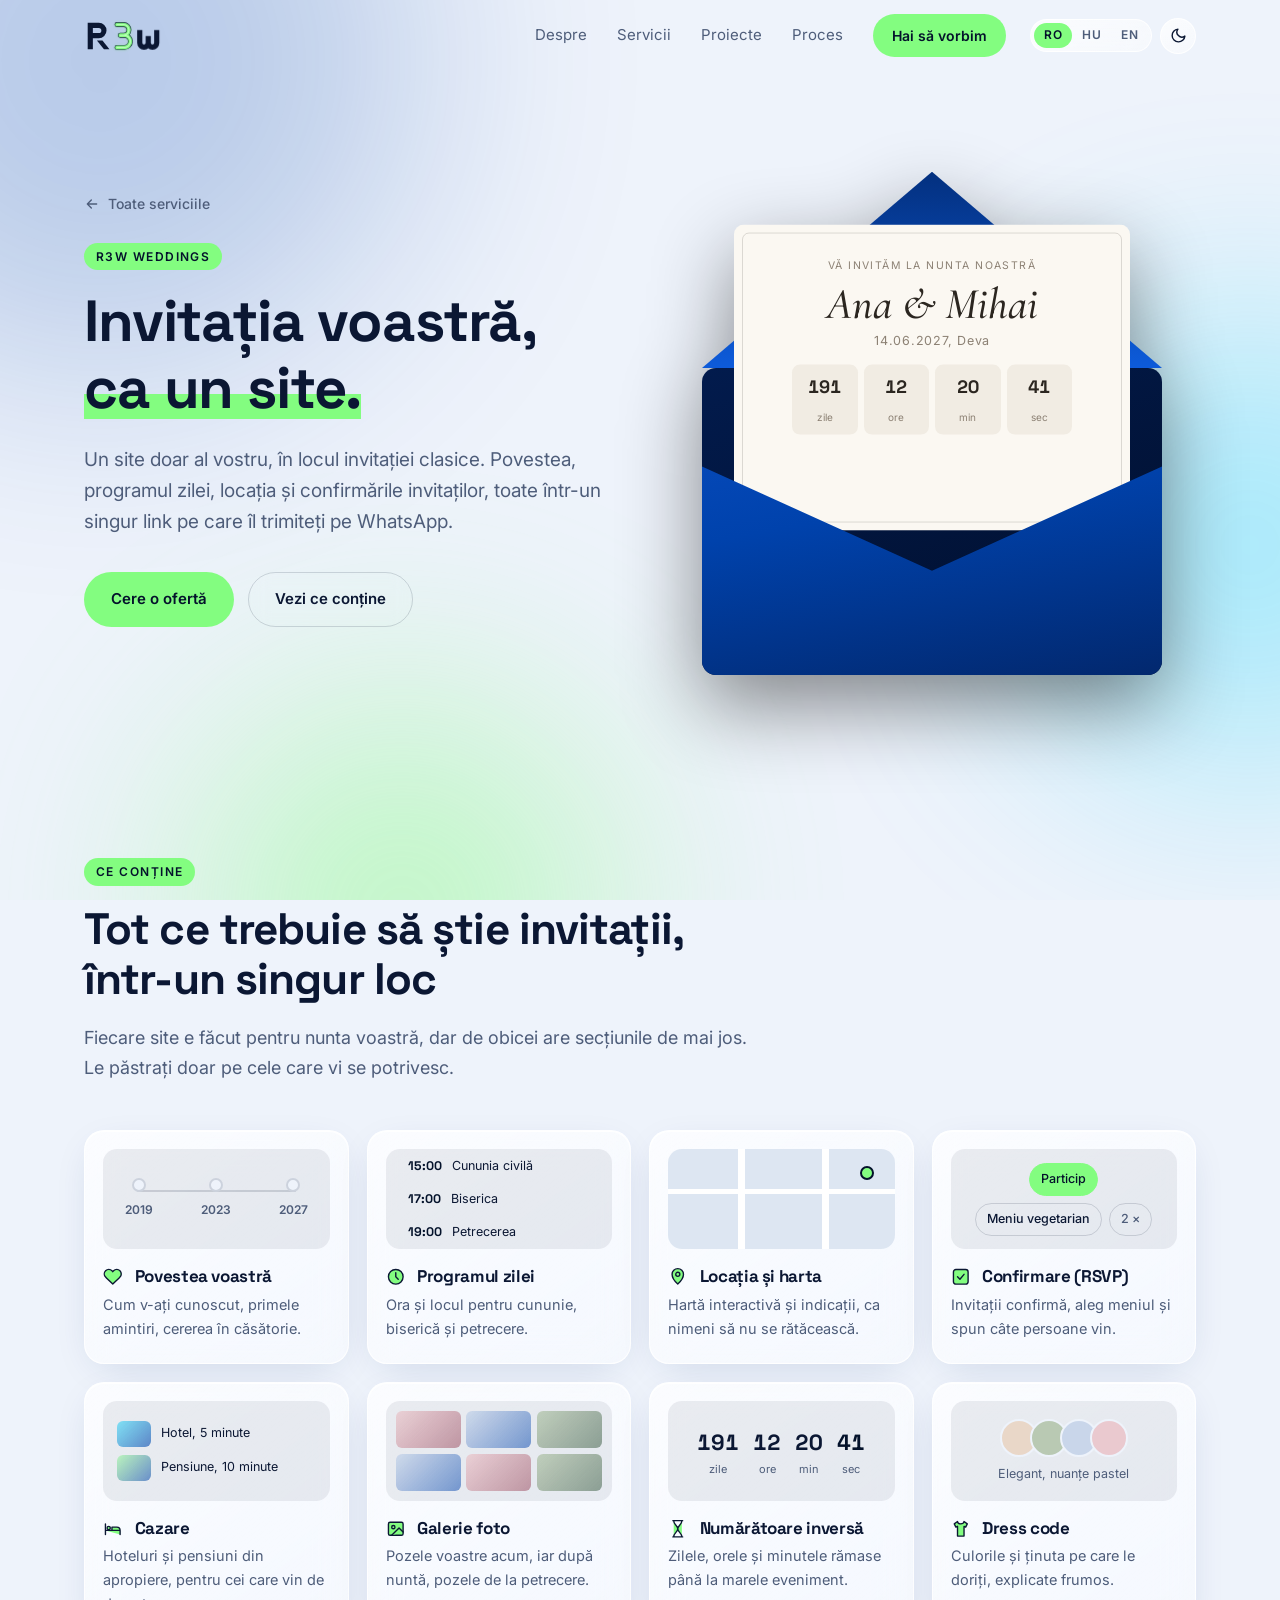
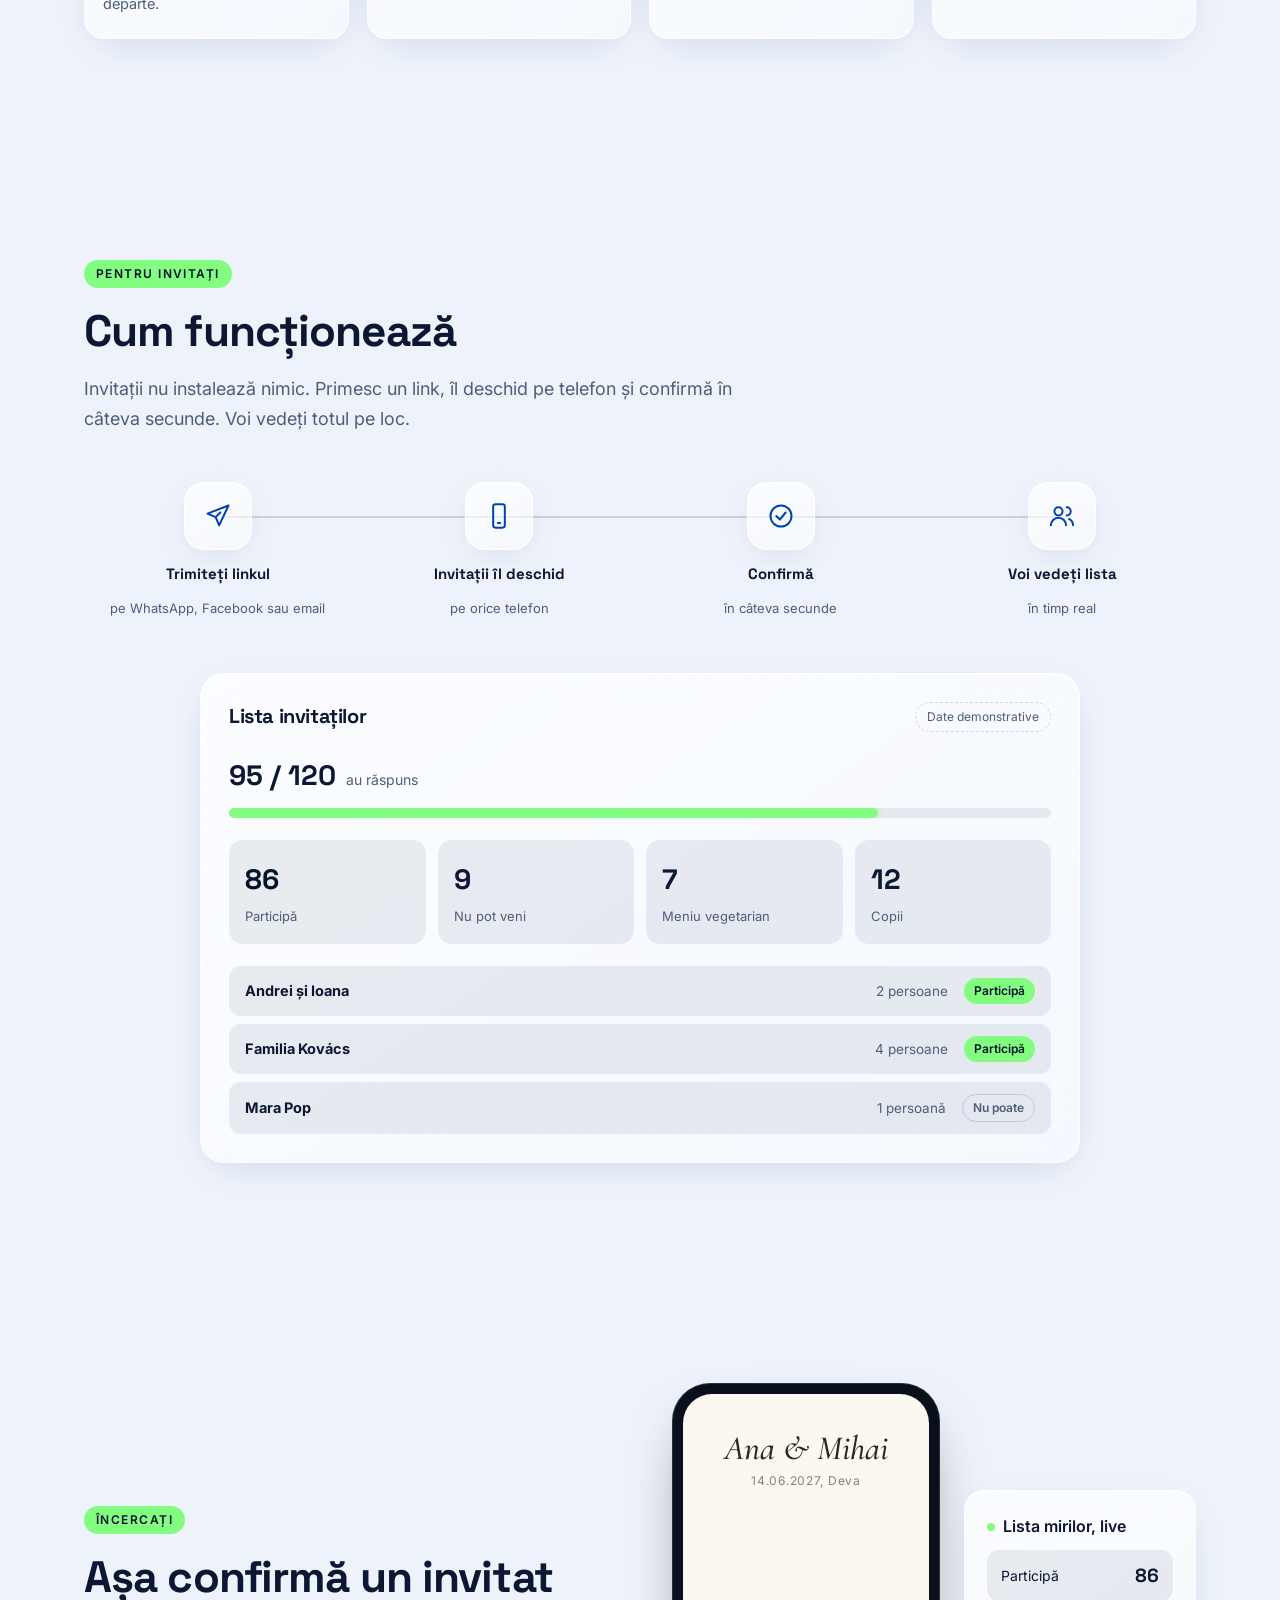
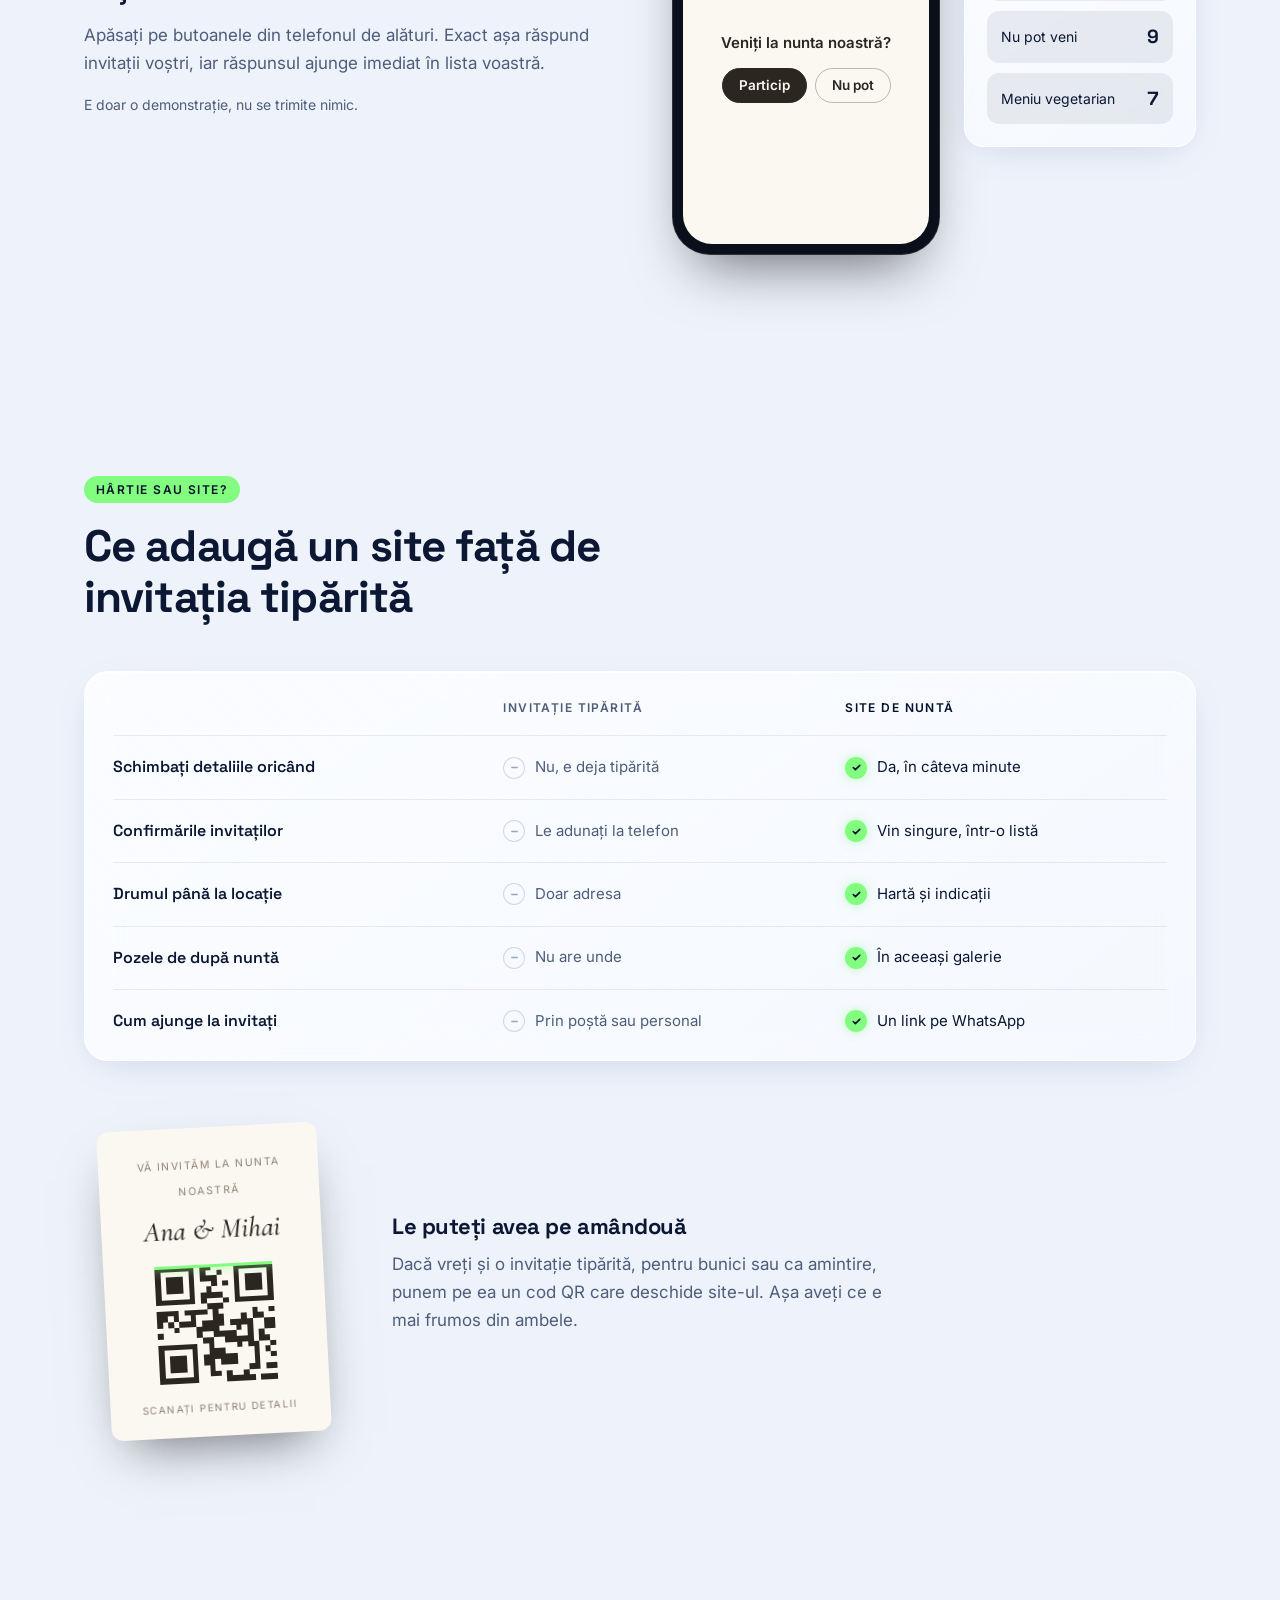
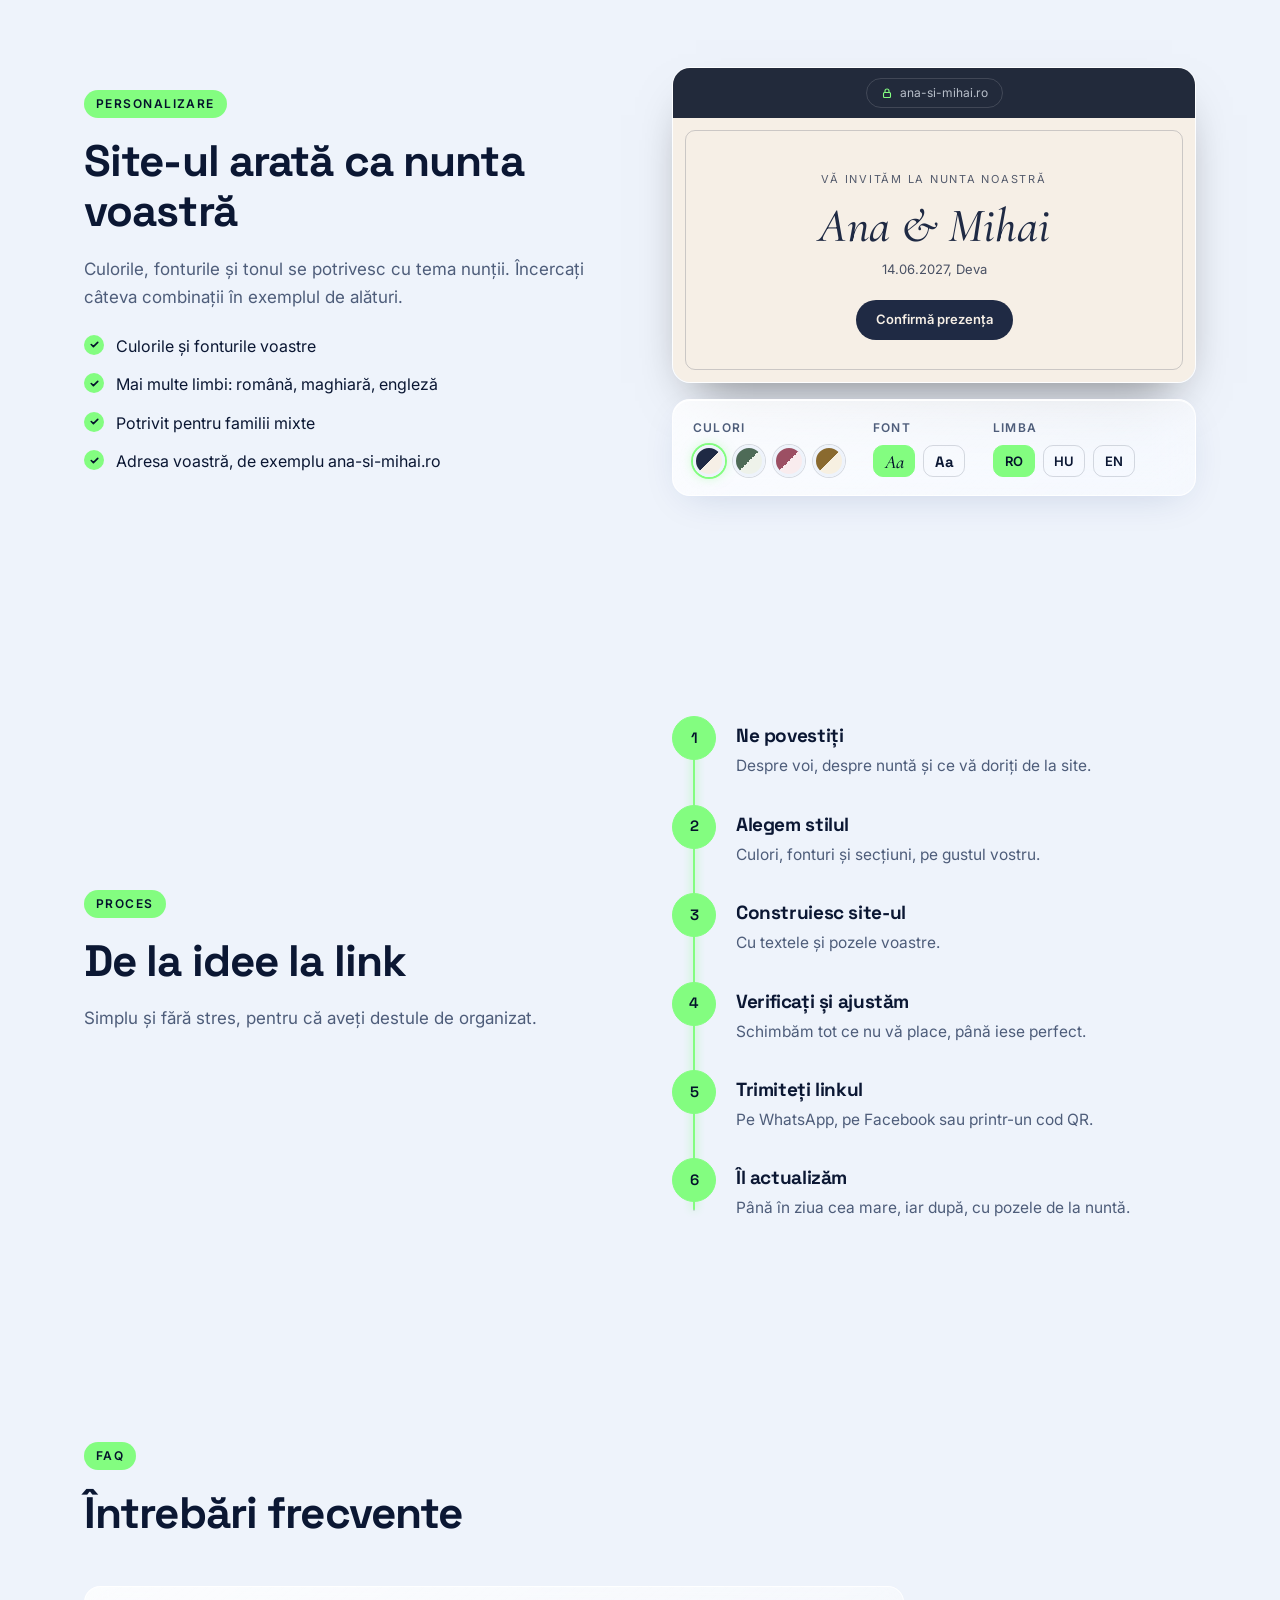
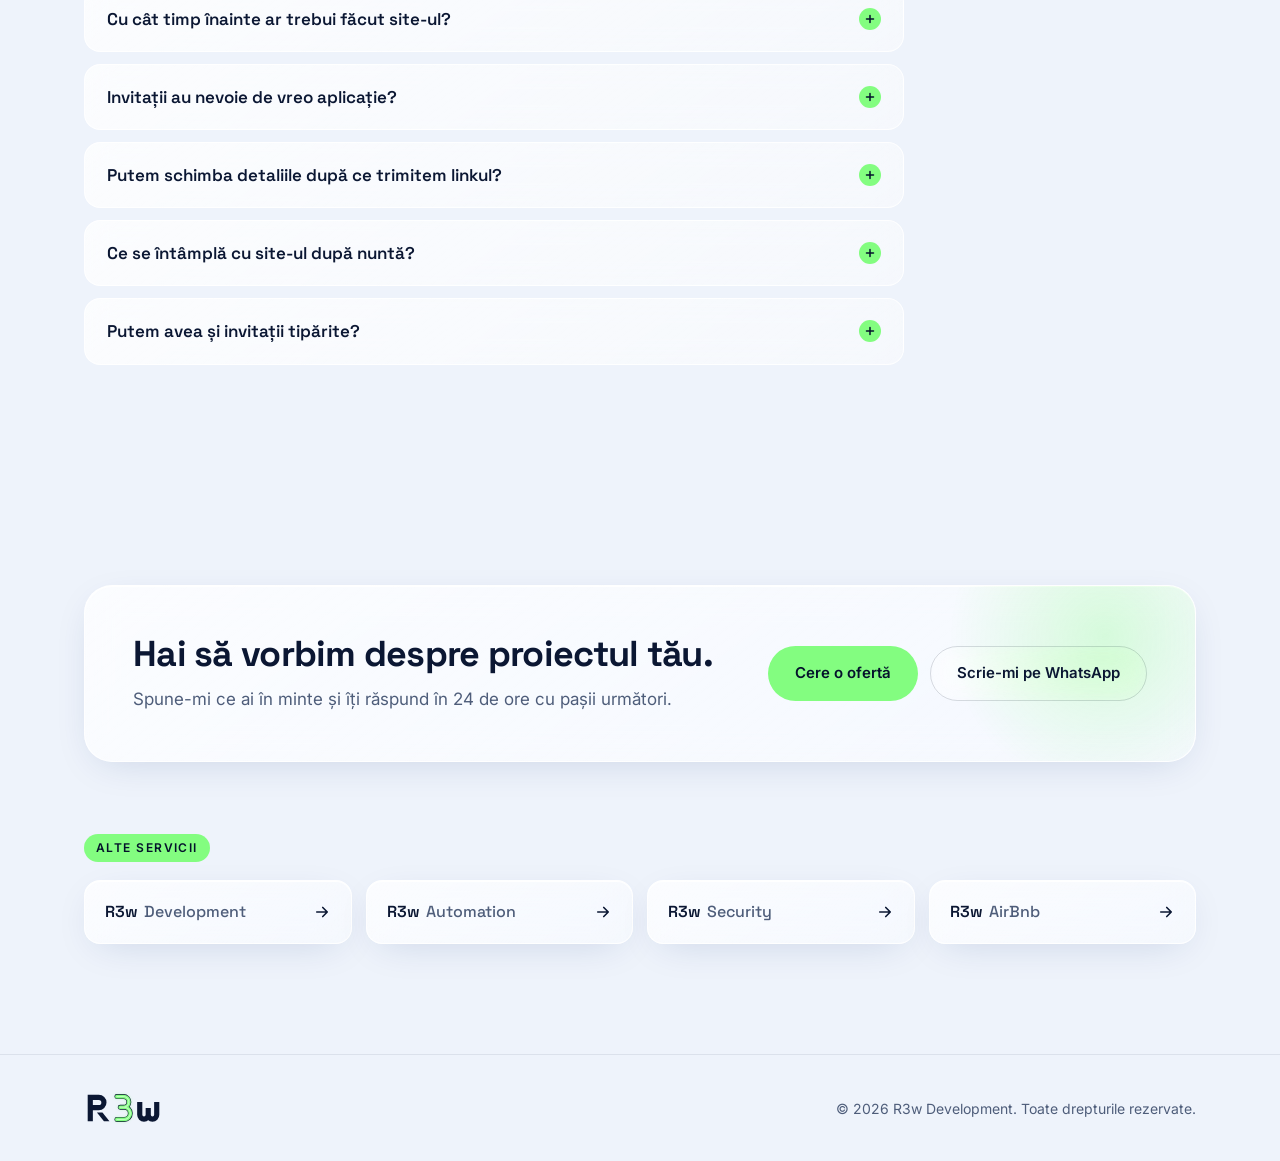
<file: weddings/index.html>
<!doctype html>
<html lang="ro">
<head>
  <meta charset="utf-8">
  <meta name="viewport" content="width=device-width, initial-scale=1">
  <title>R3w Weddings | Invitația de nuntă, ca un site</title>
  <meta name="description" content="Un site doar al vostru în locul invitației clasice: povestea, programul, locația și confirmările invitaților într-un singur link. Explicat cu animații.">
  <meta name="theme-color" content="#040A18">
  <link rel="icon" href="../assets/favicon.svg" type="image/svg+xml">
  <link rel="apple-touch-icon" href="../assets/apple-touch-icon.png">

  <link rel="preconnect" href="https://fonts.googleapis.com">
  <link rel="preconnect" href="https://fonts.gstatic.com" crossorigin>
  <link href="https://fonts.googleapis.com/css2?family=Cormorant+Garamond:ital,wght@1,500&family=Inter:wght@400;500;600&family=Space+Grotesk:wght@500;600;700&display=swap" rel="stylesheet">
  <link rel="stylesheet" href="../css/styles.css">
  <link rel="stylesheet" href="../css/service.css">
  <link rel="stylesheet" href="page.css">
  <script>
    // Set the theme before the page paints, so there is no flash of the wrong colours
    (function () {
      var root = document.documentElement, saved;
      root.classList.add('js');
      try { saved = localStorage.getItem('theme'); } catch (e) {}
      root.dataset.theme = saved || (matchMedia('(prefers-color-scheme: light)').matches ? 'light' : 'dark');
    })();
  </script>
</head>
<body>

  <div class="backdrop" aria-hidden="true">
    <div class="orb orb--sapphire"></div>
    <div class="orb orb--ocean"></div>
    <div class="orb orb--jade"></div>
  </div>

  <!-- ============ NAV ============ -->
  <header class="nav" id="top">
    <div class="container nav__inner">
      <a href="../" class="logo" aria-label="R3w Development">
        <svg class="wordmark" viewBox="-5 -5 107 46" width="79" height="34" aria-hidden="true">
          <defs><filter id="neon-nav" x="-50%" y="-50%" width="200%" height="200%"><feGaussianBlur stdDeviation="2.4"/></filter></defs>
          <path fill="currentColor" fill-rule="evenodd" d="M0 0H15A10.5 10.5 0 0 1 15 21H7V36H0Z M7 7H15A3.5 3.5 0 0 1 15 14H7Z"/>
          <path fill="currentColor" d="M12.5 24H20L29.5 36H22Z"/>
          <g class="neon" fill="none" stroke-linecap="round" stroke-linejoin="round">
            <path class="neon__glow" stroke-width="6" filter="url(#neon-nav)" d="M39.5 2.5H48.5A7.25 7.25 0 0 1 48.5 17H44M44 17H49.5A8.25 8.25 0 0 1 49.5 33.5H39.5"/>
            <path class="neon__outline" stroke-width="6.6" d="M39.5 2.5H48.5A7.25 7.25 0 0 1 48.5 17H44M44 17H49.5A8.25 8.25 0 0 1 49.5 33.5H39.5"/>
            <path class="neon__tube" stroke-width="5" d="M39.5 2.5H48.5A7.25 7.25 0 0 1 48.5 17H44M44 17H49.5A8.25 8.25 0 0 1 49.5 33.5H39.5"/>
            <path class="neon__core" stroke-width="1.4" d="M39.5 2.5H48.5A7.25 7.25 0 0 1 48.5 17H44M44 17H49.5A8.25 8.25 0 0 1 49.5 33.5H39.5"/>
          </g>
          <path fill="none" stroke="currentColor" stroke-width="7" d="M70.5 10V27.25A5.75 5.75 0 0 0 82 27.25V18M82 27.25A5.75 5.75 0 0 0 93.5 27.25V10"/>
        </svg>
      </a>

      <nav class="nav__menu" id="nav-menu">
        <a href="../#about" data-i18n="nav.about">Despre</a>
        <a href="../#solutions" data-i18n="nav.solutions">Servicii</a>
        <a href="../#work" data-i18n="nav.work">Proiecte</a>
        <a href="../#process" data-i18n="nav.process">Proces</a>
        <a href="../#contact" class="btn btn--small btn--primary" data-i18n="nav.cta">Hai să vorbim</a>
        <div class="nav__extra">
          <div class="nav__prefs">
            <div class="lang" role="group" aria-label="Limba" data-i18n-label="ui.language">
              <button type="button" data-lang="ro" aria-pressed="true">RO</button>
              <button type="button" data-lang="hu" aria-pressed="false">HU</button>
              <button type="button" data-lang="en" aria-pressed="false">EN</button>
            </div>
            <button type="button" class="theme-toggle" aria-label="Schimbă tema" data-i18n-label="ui.theme">
              <svg class="icon-sun" viewBox="0 0 24 24"><circle cx="12" cy="12" r="4"/><path d="M12 2v2M12 20v2M4.9 4.9l1.4 1.4M17.7 17.7l1.4 1.4M2 12h2M20 12h2M4.9 19.1l1.4-1.4M17.7 6.3l1.4-1.4"/></svg>
              <svg class="icon-moon" viewBox="0 0 24 24"><path d="M21 12.8A9 9 0 1 1 11.2 3a7 7 0 0 0 9.8 9.8Z"/></svg>
            </button>
          </div>
          <div class="nav__quick">
            <a href="tel:+40727515052"><svg viewBox="0 0 24 24" aria-hidden="true"><path d="M22 16.9v3a2 2 0 0 1-2.2 2 19.8 19.8 0 0 1-8.6-3.1 19.5 19.5 0 0 1-6-6A19.8 19.8 0 0 1 2.1 4.2 2 2 0 0 1 4.1 2h3a2 2 0 0 1 2 1.7c.1.9.4 1.8.7 2.7a2 2 0 0 1-.5 2.1L8 9.8a16 16 0 0 0 6 6l1.3-1.3a2 2 0 0 1 2.1-.4c.9.3 1.8.6 2.7.7a2 2 0 0 1 1.7 2Z"/></svg><span data-i18n="menu.call">Sună</span></a>
            <a href="https://wa.me/40727515052" target="_blank" rel="noopener"><svg viewBox="0 0 24 24" aria-hidden="true"><path d="M21 11.5a8.4 8.4 0 0 1-12.4 7.4L3 21l2.1-5.6A8.4 8.4 0 1 1 21 11.5Z"/></svg><span>WhatsApp</span></a>
          </div>
        </div>
      </nav>

      <div class="nav__controls">
        <div class="lang" role="group" aria-label="Limba" data-i18n-label="ui.language">
          <button type="button" data-lang="ro" aria-pressed="true">RO</button>
          <button type="button" data-lang="hu" aria-pressed="false">HU</button>
          <button type="button" data-lang="en" aria-pressed="false">EN</button>
        </div>

        <button type="button" class="theme-toggle" aria-label="Schimbă tema" data-i18n-label="ui.theme">
          <svg class="icon-sun" viewBox="0 0 24 24"><circle cx="12" cy="12" r="4"/><path d="M12 2v2M12 20v2M4.9 4.9l1.4 1.4M17.7 17.7l1.4 1.4M2 12h2M20 12h2M4.9 19.1l1.4-1.4M17.7 6.3l1.4-1.4"/></svg>
          <svg class="icon-moon" viewBox="0 0 24 24"><path d="M21 12.8A9 9 0 1 1 11.2 3a7 7 0 0 0 9.8 9.8Z"/></svg>
        </button>

        <button class="nav__toggle" aria-label="Deschide meniul" data-i18n-label="ui.menuOpen" aria-expanded="false" aria-controls="nav-menu">
          <span></span><span></span>
        </button>
      </div>
    </div>
  </header>

  <main>

    <!-- ============ HERO ============ -->
    <section class="svc-hero">
      <div class="container svc-hero__inner">
        <div class="reveal">
          <a class="back" href="../#solutions"><svg viewBox="0 0 24 24" aria-hidden="true"><path d="M19 12H5M11 6l-6 6 6 6"/></svg><span data-i18n="svc.back">Toate serviciile</span></a>
          <p class="section__label">R3w Weddings</p>
          <h1 data-i18n="page.hero.title">Invitația voastră, <span class="mark">ca un site.</span></h1>
          <p class="svc-lead" data-i18n="page.hero.lead">Un site doar al vostru, în locul invitației clasice. Povestea, programul zilei, locația și confirmările invitaților, toate într-un singur link pe care îl trimiteți pe WhatsApp.</p>
          <div class="hero__cta">
            <a href="../#contact" class="btn btn--primary" data-i18n="svc.quote">Cere o ofertă</a>
            <a href="#contine" class="btn btn--ghost" data-i18n="page.hero.cta2">Vezi ce conține</a>
          </div>
        </div>

        <!-- An envelope that opens and lets the invitation out -->
        <div class="envelope reveal" data-animate aria-hidden="true">
          <div class="envelope__body">
            <div class="envelope__back"></div>
            <div class="envelope__card">
              <small data-i18n="reel.wed.invite">Vă invităm la nunta noastră</small>
              <p class="envelope__names">Ana &amp; Mihai</p>
              <p class="envelope__date"><span class="wed-date">14.06.2027</span>, Deva</p>
              <div class="countdown-w">
                <div><b data-cd="d">00</b><span data-i18n="reel.wed.days">zile</span></div>
                <div><b data-cd="h">00</b><span data-i18n="reel.wed.hours">ore</span></div>
                <div><b data-cd="m">00</b><span data-i18n="reel.wed.min">min</span></div>
                <div><b data-cd="s">00</b><span data-i18n="reel.wed.sec">sec</span></div>
              </div>
            </div>
            <div class="envelope__front"></div>
            <div class="envelope__flap"></div>
            <span class="envelope__seal">A&amp;M</span>
          </div>
        </div>
      </div>
    </section>

    <!-- ============ WHAT'S INSIDE ============ -->
    <section class="section" id="contine">
      <div class="container">
        <header class="svc-intro reveal">
          <p class="section__label" data-i18n="page.has.label">Ce conține</p>
          <h2 data-i18n="page.has.title">Tot ce trebuie să știe invitații, într-un singur loc</h2>
          <p data-i18n="page.has.p1">Fiecare site e făcut pentru nunta voastră, dar de obicei are secțiunile de mai jos. Le păstrați doar pe cele care vi se potrivesc.</p>
        </header>

        <div class="wgrid">
          <!-- Story -->
          <article class="wcard glass reveal" data-animate>
            <div class="wcard__vis wv-story">
              <span style="--i:0"><i></i>2019</span>
              <span style="--i:1"><i></i>2023</span>
              <span style="--i:2"><i></i>2027</span>
            </div>
            <h3 class="with-icon"><svg class="icon" viewBox="0 0 24 24" aria-hidden="true"><path d="M20.8 4.6a5.5 5.5 0 0 0-7.8 0L12 5.7l-1-1.1a5.5 5.5 0 0 0-7.8 7.8l1 1L12 21l7.8-7.6 1-1a5.5 5.5 0 0 0 0-7.8Z"/></svg><span data-i18n="page.has.c1">Povestea voastră</span></h3>
            <p data-i18n="page.has.c1t">Cum v-ați cunoscut, primele amintiri, cererea în căsătorie.</p>
          </article>

          <!-- Schedule -->
          <article class="wcard glass reveal" data-animate>
            <div class="wcard__vis wv-schedule">
              <span style="--i:0"><b>15:00</b><em data-i18n="page.has.v2a">Cununia civilă</em></span>
              <span style="--i:1"><b>17:00</b><em data-i18n="page.has.v2b">Biserica</em></span>
              <span style="--i:2"><b>19:00</b><em data-i18n="page.has.v2c">Petrecerea</em></span>
            </div>
            <h3 class="with-icon"><svg class="icon" viewBox="0 0 24 24" aria-hidden="true"><circle cx="12" cy="12" r="9"/><path d="M12 7v5l3 3"/></svg><span data-i18n="page.has.c2">Programul zilei</span></h3>
            <p data-i18n="page.has.c2t">Ora și locul pentru cununie, biserică și petrecere.</p>
          </article>

          <!-- Map -->
          <article class="wcard glass reveal" data-animate>
            <div class="wcard__vis wv-map">
              <svg viewBox="0 0 200 90" preserveAspectRatio="none"><path class="wv-route" d="M14 74 C 60 74, 60 30, 104 34 S 160 20, 176 22"/></svg>
              <i class="wv-pin"></i>
            </div>
            <h3 class="with-icon"><svg class="icon" viewBox="0 0 24 24" aria-hidden="true"><path d="M12 21s-7-6.2-7-12a7 7 0 0 1 14 0c0 5.8-7 12-7 12Z"/><circle cx="12" cy="9" r="2.5"/></svg><span data-i18n="page.has.c3">Locația și harta</span></h3>
            <p data-i18n="page.has.c3t">Hartă interactivă și indicații, ca nimeni să nu se rătăcească.</p>
          </article>

          <!-- RSVP -->
          <article class="wcard glass reveal" data-animate>
            <div class="wcard__vis wv-rsvp">
              <span class="wv-chip wv-chip--on" data-i18n="page.has.v4a">Particip</span>
              <span class="wv-chip" data-i18n="page.has.v4b">Meniu vegetarian</span>
              <span class="wv-chip wv-chip--soft">2 &times;</span>
            </div>
            <h3 class="with-icon"><svg class="icon" viewBox="0 0 24 24" aria-hidden="true"><rect x="3" y="3" width="18" height="18" rx="3"/><path d="m8 12 3 3 5-6"/></svg><span data-i18n="page.has.c4">Confirmare (RSVP)</span></h3>
            <p data-i18n="page.has.c4t">Invitații confirmă, aleg meniul și spun câte persoane vin.</p>
          </article>

          <!-- Accommodation -->
          <article class="wcard glass reveal" data-animate>
            <div class="wcard__vis wv-stay">
              <span style="--i:0"><i></i><em data-i18n="page.has.v5a">Hotel, 5 minute</em></span>
              <span style="--i:1"><i></i><em data-i18n="page.has.v5b">Pensiune, 10 minute</em></span>
            </div>
            <h3 class="with-icon"><svg class="icon" viewBox="0 0 24 24" aria-hidden="true"><path d="M3 19V6M3 14h18v5M21 14a4 4 0 0 0-4-4h-6v4"/><circle cx="7" cy="11" r="2"/></svg><span data-i18n="page.has.c5">Cazare</span></h3>
            <p data-i18n="page.has.c5t">Hoteluri și pensiuni din apropiere, pentru cei care vin de departe.</p>
          </article>

          <!-- Gallery -->
          <article class="wcard glass reveal" data-animate>
            <div class="wcard__vis wv-gallery"><i style="--i:0"></i><i style="--i:1"></i><i style="--i:2"></i><i style="--i:3"></i><i style="--i:4"></i><i style="--i:5"></i></div>
            <h3 class="with-icon"><svg class="icon" viewBox="0 0 24 24" aria-hidden="true"><rect x="3" y="4" width="18" height="16" rx="2"/><circle cx="9" cy="10" r="2"/><path d="m21 16-5-5-9 9"/></svg><span data-i18n="page.has.c6">Galerie foto</span></h3>
            <p data-i18n="page.has.c6t">Pozele voastre acum, iar după nuntă, pozele de la petrecere.</p>
          </article>

          <!-- Countdown -->
          <article class="wcard glass reveal" data-animate>
            <div class="wcard__vis wv-count">
              <span><b data-cd="d">00</b><em data-i18n="reel.wed.days">zile</em></span>
              <span><b data-cd="h">00</b><em data-i18n="reel.wed.hours">ore</em></span>
              <span><b data-cd="m">00</b><em data-i18n="reel.wed.min">min</em></span>
              <span><b data-cd="s">00</b><em data-i18n="reel.wed.sec">sec</em></span>
            </div>
            <h3 class="with-icon"><svg class="icon" viewBox="0 0 24 24" aria-hidden="true"><path d="M6 2h12M6 22h12M7 2c0 5 5 6 5 10s-5 5-5 10M17 2c0 5-5 6-5 10s5 5 5 10"/></svg><span data-i18n="page.has.c7">Numărătoare inversă</span></h3>
            <p data-i18n="page.has.c7t">Zilele, orele și minutele rămase până la marele eveniment.</p>
          </article>

          <!-- Dress code -->
          <article class="wcard glass reveal" data-animate>
            <div class="wcard__vis wv-dress">
              <i style="--c:#E9D7C8;--i:0"></i><i style="--c:#B9C9B3;--i:1"></i><i style="--c:#C9D6EA;--i:2"></i><i style="--c:#EAC9CF;--i:3"></i>
              <em data-i18n="page.has.v8">Elegant, nuanțe pastel</em>
            </div>
            <h3 class="with-icon"><svg class="icon" viewBox="0 0 24 24" aria-hidden="true"><path d="M8 3 4 6l2 4 2-1v12h8V9l2 1 2-4-4-3c0 2-1.8 3-4 3S8 5 8 3Z"/></svg><span data-i18n="page.has.c8">Dress code</span></h3>
            <p data-i18n="page.has.c8t">Culorile și ținuta pe care le doriți, explicate frumos.</p>
          </article>
        </div>
      </div>
    </section>

    <!-- ============ HOW IT WORKS FOR GUESTS ============ -->
    <section class="section" id="cum">
      <div class="container">
        <header class="svc-intro reveal">
          <p class="section__label" data-i18n="page.how.label">Pentru invitați</p>
          <h2 data-i18n="page.how.title">Cum funcționează</h2>
          <p data-i18n="page.how.p1">Invitații nu instalează nimic. Primesc un link, îl deschid pe telefon și confirmă în câteva secunde. Voi vedeți totul pe loc.</p>
        </header>

        <div class="flow-line reveal" data-animate style="--n:4">
          <div class="flow-step" style="--i:0">
            <span class="flow-step__icon"><svg viewBox="0 0 24 24"><path d="M21 3 3 10l7 3 3 7 8-17Z"/><path d="m10 13 4-4"/></svg></span>
            <b data-i18n="page.how.f1">Trimiteți linkul</b>
            <small data-i18n="page.how.f1s">pe WhatsApp, Facebook sau email</small>
          </div>
          <div class="flow-step" style="--i:1">
            <span class="flow-step__icon"><svg viewBox="0 0 24 24"><rect x="7" y="2" width="10" height="20" rx="2"/><path d="M11 18h2"/></svg></span>
            <b data-i18n="page.how.f2">Invitații îl deschid</b>
            <small data-i18n="page.how.f2s">pe orice telefon</small>
          </div>
          <div class="flow-step" style="--i:2">
            <span class="flow-step__icon"><svg viewBox="0 0 24 24"><circle cx="12" cy="12" r="9"/><path d="m8 12 3 3 5-6"/></svg></span>
            <b data-i18n="page.how.f3">Confirmă</b>
            <small data-i18n="page.how.f3s">în câteva secunde</small>
          </div>
          <div class="flow-step" style="--i:3">
            <span class="flow-step__icon"><svg viewBox="0 0 24 24"><circle cx="9" cy="8" r="3.5"/><path d="M2.5 20a6.5 6.5 0 0 1 13 0"/><path d="M16 4.5a3.5 3.5 0 0 1 0 7"/><path d="M18 14.5a6.5 6.5 0 0 1 3.5 5.5"/></svg></span>
            <b data-i18n="page.how.f4">Voi vedeți lista</b>
            <small data-i18n="page.how.f4s">în timp real</small>
          </div>
        </div>

        <!-- What the couple sees: the guest list filling up -->
        <div class="guests glass reveal" data-animate aria-hidden="true">
          <div class="guests__head">
            <h3 data-i18n="page.how.list">Lista invitaților</h3>
            <span class="guests__demo" data-i18n="page.how.demo">Date demonstrative</span>
          </div>
          <div class="guests__progress">
            <div><b><span data-count="95">95</span> / 120</b><span data-i18n="page.how.answered">au răspuns</span></div>
            <div class="guests__bar"><i></i></div>
          </div>
          <div class="guests__tiles">
            <div><b data-count="86">86</b><span data-i18n="page.how.t1">Participă</span></div>
            <div><b data-count="9">9</b><span data-i18n="page.how.t2">Nu pot veni</span></div>
            <div><b data-count="7">7</b><span data-i18n="page.how.t3">Meniu vegetarian</span></div>
            <div><b data-count="12">12</b><span data-i18n="page.how.t4">Copii</span></div>
          </div>
          <ul class="guests__list">
            <li style="--i:0"><b>Andrei și Ioana</b><span data-i18n="page.how.p2">2 persoane</span><em class="is-yes" data-i18n="page.how.yes">Participă</em></li>
            <li style="--i:1"><b>Familia Kovács</b><span data-i18n="page.how.p4">4 persoane</span><em class="is-yes" data-i18n="page.how.yes">Participă</em></li>
            <li style="--i:2"><b>Mara Pop</b><span data-i18n="page.how.p1x">1 persoană</span><em class="is-no" data-i18n="page.how.no">Nu poate</em></li>
          </ul>
        </div>
      </div>
    </section>

    <!-- ============ TRY IT ============ -->
    <section class="section" id="demo">
      <div class="container split">
        <div class="reveal">
          <p class="section__label" data-i18n="page.demo.label">Încercați</p>
          <h2 data-i18n="page.demo.title">Așa confirmă un invitat</h2>
          <p data-i18n="page.demo.p1">Apăsați pe butoanele din telefonul de alături. Exact așa răspund invitații voștri, iar răspunsul ajunge imediat în lista voastră.</p>
          <p class="demo-note" data-i18n="page.demo.note">E doar o demonstrație, nu se trimite nimic.</p>
        </div>

        <div class="rsvp-demo reveal">
          <div class="rsvp-phone">
            <div class="rsvp-phone__screen">
              <p class="rsvp-phone__names">Ana &amp; Mihai</p>
              <p class="rsvp-phone__date"><span class="wed-date">14.06.2027</span>, Deva</p>

              <div class="rsvp-card" data-step="ask">
                <!-- step 1: coming or not -->
                <div class="rsvp-step rsvp-step--ask">
                  <p class="rsvp-q" data-i18n="page.demo.q">Veniți la nunta noastră?</p>
                  <div class="rsvp-row">
                    <button type="button" class="rsvp-btn rsvp-btn--yes" data-answer="yes" data-i18n="page.demo.yes">Particip</button>
                    <button type="button" class="rsvp-btn" data-answer="no" data-i18n="page.demo.no">Nu pot</button>
                  </div>
                </div>
                <!-- step 2: menu and people -->
                <div class="rsvp-step rsvp-step--details">
                  <p class="rsvp-q" data-i18n="page.demo.menuq">Ce meniu preferați?</p>
                  <div class="rsvp-row">
                    <button type="button" class="rsvp-chip is-picked" data-menu="classic" data-i18n="page.demo.m1">Clasic</button>
                    <button type="button" class="rsvp-chip" data-menu="veg" data-i18n="page.demo.m2">Vegetarian</button>
                  </div>
                  <p class="rsvp-q rsvp-q--small" data-i18n="page.demo.people">Câte persoane?</p>
                  <div class="rsvp-stepper">
                    <button type="button" data-people="-1" aria-label="-"><svg viewBox="0 0 24 24"><path d="M6 12h12"/></svg></button>
                    <b class="rsvp-count">2</b>
                    <button type="button" data-people="1" aria-label="+"><svg viewBox="0 0 24 24"><path d="M12 6v12M6 12h12"/></svg></button>
                  </div>
                  <button type="button" class="rsvp-btn rsvp-btn--yes rsvp-send" data-i18n="page.demo.send">Trimite răspunsul</button>
                </div>
                <!-- step 3: done -->
                <div class="rsvp-step rsvp-step--done">
                  <span class="rsvp-done-icon"><svg viewBox="0 0 24 24"><path d="m6 12 4 4 8-8"/></svg></span>
                  <p class="rsvp-thanks rsvp-thanks--yes" data-i18n="page.demo.thanks">Mulțumim! Răspunsul a ajuns la miri.</p>
                  <p class="rsvp-thanks rsvp-thanks--no" data-i18n="page.demo.sorry">Păcat că nu puteți veni. Mulțumim că ne-ați anunțat.</p>
                  <button type="button" class="rsvp-change" data-i18n="page.demo.change">Schimbă răspunsul</button>
                </div>
              </div>
            </div>
          </div>

          <!-- the couple's side, updating live -->
          <div class="rsvp-live glass">
            <p class="rsvp-live__title"><i></i><span data-i18n="page.demo.live">Lista mirilor, live</span></p>
            <div class="rsvp-live__row"><span data-i18n="page.how.t1">Participă</span><b data-live="yes">86</b></div>
            <div class="rsvp-live__row"><span data-i18n="page.how.t2">Nu pot veni</span><b data-live="no">9</b></div>
            <div class="rsvp-live__row"><span data-i18n="page.how.t3">Meniu vegetarian</span><b data-live="veg">7</b></div>
          </div>
        </div>
      </div>
    </section>

    <!-- ============ PAPER OR SITE ============ -->
    <section class="section">
      <div class="container">
        <header class="svc-intro reveal">
          <p class="section__label" data-i18n="page.vs.label">Hârtie sau site?</p>
          <h2 data-i18n="page.vs.title">Ce adaugă un site față de invitația tipărită</h2>
        </header>

        <div class="vs glass reveal" data-animate>
          <div class="vs__row vs__row--head">
            <span></span>
            <span data-i18n="page.vs.paper">Invitație tipărită</span>
            <span data-i18n="page.vs.site">Site de nuntă</span>
          </div>
          <div class="vs__row" style="--i:0">
            <b data-i18n="page.vs.r1">Schimbați detaliile oricând</b>
            <span class="vs__no" data-i18n="page.vs.r1p">Nu, e deja tipărită</span>
            <span class="vs__yes" data-i18n="page.vs.r1s">Da, în câteva minute</span>
          </div>
          <div class="vs__row" style="--i:1">
            <b data-i18n="page.vs.r2">Confirmările invitaților</b>
            <span class="vs__no" data-i18n="page.vs.r2p">Le adunați la telefon</span>
            <span class="vs__yes" data-i18n="page.vs.r2s">Vin singure, într-o listă</span>
          </div>
          <div class="vs__row" style="--i:2">
            <b data-i18n="page.vs.r3">Drumul până la locație</b>
            <span class="vs__no" data-i18n="page.vs.r3p">Doar adresa</span>
            <span class="vs__yes" data-i18n="page.vs.r3s">Hartă și indicații</span>
          </div>
          <div class="vs__row" style="--i:3">
            <b data-i18n="page.vs.r4">Pozele de după nuntă</b>
            <span class="vs__no" data-i18n="page.vs.r4p">Nu are unde</span>
            <span class="vs__yes" data-i18n="page.vs.r4s">În aceeași galerie</span>
          </div>
          <div class="vs__row" style="--i:4">
            <b data-i18n="page.vs.r5">Cum ajunge la invitați</b>
            <span class="vs__no" data-i18n="page.vs.r5p">Prin poștă sau personal</span>
            <span class="vs__yes" data-i18n="page.vs.r5s">Un link pe WhatsApp</span>
          </div>
        </div>

        <!-- Both: a printed card with a QR code -->
        <div class="combo split reveal">
          <div class="qr-card" aria-hidden="true">
            <div class="qr-card__paper">
              <small data-i18n="reel.wed.invite">Vă invităm la nunta noastră</small>
              <p class="qr-card__names">Ana &amp; Mihai</p>
              <div class="qr" id="qr"></div>
              <span class="qr-card__hint" data-i18n="page.vs.scan">Scanați pentru detalii</span>
            </div>
          </div>
          <div>
            <h3 class="combo__title" data-i18n="page.vs.combo">Le puteți avea pe amândouă</h3>
            <p data-i18n="page.vs.combot">Dacă vreți și o invitație tipărită, pentru bunici sau ca amintire, punem pe ea un cod QR care deschide site-ul. Așa aveți ce e mai frumos din ambele.</p>
          </div>
        </div>
      </div>
    </section>

    <!-- ============ PERSONALISATION ============ -->
    <section class="section">
      <div class="container split">
        <div class="reveal">
          <p class="section__label" data-i18n="page.style.label">Personalizare</p>
          <h2 data-i18n="page.style.title">Site-ul arată ca nunta voastră</h2>
          <p data-i18n="page.style.p1">Culorile, fonturile și tonul se potrivesc cu tema nunții. Încercați câteva combinații în exemplul de alături.</p>
          <ul class="ticks">
            <li data-i18n="page.style.t1">Culorile și fonturile voastre</li>
            <li data-i18n="page.style.t2">Mai multe limbi: română, maghiară, engleză</li>
            <li data-i18n="page.style.t3">Potrivit pentru familii mixte</li>
            <li data-i18n="page.style.t4">Adresa voastră, de exemplu ana-si-mihai.ro</li>
          </ul>
        </div>

        <div class="studio reveal">
          <div class="studio__preview" data-palette="classic" data-font="serif">
            <div class="studio__bar">
              <span class="studio__url"><svg viewBox="0 0 24 24" aria-hidden="true"><rect x="5" y="11" width="14" height="10" rx="2"/><path d="M8 11V8a4 4 0 0 1 8 0v3"/></svg>ana-si-mihai.ro</span>
            </div>
            <div class="studio__card">
              <small class="studio__invite">Vă invităm la nunta noastră</small>
              <p class="studio__names">Ana &amp; Mihai</p>
              <p class="studio__date"><span class="wed-date">14.06.2027</span>, Deva</p>
              <span class="studio__btn">Confirmă prezența</span>
            </div>
          </div>

          <div class="studio__controls glass">
            <div class="studio__group">
              <span class="studio__label" data-i18n="page.style.colors">Culori</span>
              <div class="studio__opts">
                <button type="button" class="swatch is-picked" data-set-palette="classic" style="--a:#1F2A44;--b:#F6EFE6" aria-label="Clasic" data-i18n-label="page.style.c1"></button>
                <button type="button" class="swatch" data-set-palette="sage" style="--a:#4E6B57;--b:#EEF2EA" aria-label="Verde salvie" data-i18n-label="page.style.c2"></button>
                <button type="button" class="swatch" data-set-palette="blush" style="--a:#9C4F63;--b:#F9ECEE" aria-label="Roz pudrat" data-i18n-label="page.style.c3"></button>
                <button type="button" class="swatch" data-set-palette="gold" style="--a:#8A6A2F;--b:#F7F0E1" aria-label="Auriu" data-i18n-label="page.style.c4"></button>
              </div>
            </div>
            <div class="studio__group">
              <span class="studio__label" data-i18n="page.style.fonts">Font</span>
              <div class="studio__opts">
                <button type="button" class="studio__font is-picked" data-set-font="serif" aria-label="Font clasic" data-i18n-label="page.style.f1">Aa</button>
                <button type="button" class="studio__font studio__font--modern" data-set-font="modern" aria-label="Font modern" data-i18n-label="page.style.f2">Aa</button>
              </div>
            </div>
            <div class="studio__group">
              <span class="studio__label" data-i18n="page.style.langs">Limba</span>
              <div class="studio__opts">
                <button type="button" class="studio__lang is-picked" data-set-lang="ro">RO</button>
                <button type="button" class="studio__lang" data-set-lang="hu">HU</button>
                <button type="button" class="studio__lang" data-set-lang="en">EN</button>
              </div>
            </div>
          </div>
        </div>
      </div>
    </section>

    <!-- ============ PROCESS ============ -->
    <section class="section">
      <div class="container split">
        <div class="reveal">
          <p class="section__label" data-i18n="process.label">Proces</p>
          <h2 data-i18n="page.steps.title">De la idee la link</h2>
          <p data-i18n="page.steps.p1">Simplu și fără stres, pentru că aveți destule de organizat.</p>
        </div>
        <ol class="steps-v reveal" data-animate>
          <li style="--i:0"><span>1</span><div><h3 data-i18n="page.steps.s1">Ne povestiți</h3><p data-i18n="page.steps.s1t">Despre voi, despre nuntă și ce vă doriți de la site.</p></div></li>
          <li style="--i:1"><span>2</span><div><h3 data-i18n="page.steps.s2">Alegem stilul</h3><p data-i18n="page.steps.s2t">Culori, fonturi și secțiuni, pe gustul vostru.</p></div></li>
          <li style="--i:2"><span>3</span><div><h3 data-i18n="page.steps.s3">Construiesc site-ul</h3><p data-i18n="page.steps.s3t">Cu textele și pozele voastre.</p></div></li>
          <li style="--i:3"><span>4</span><div><h3 data-i18n="page.steps.s4">Verificați și ajustăm</h3><p data-i18n="page.steps.s4t">Schimbăm tot ce nu vă place, până iese perfect.</p></div></li>
          <li style="--i:4"><span>5</span><div><h3 data-i18n="page.steps.s5">Trimiteți linkul</h3><p data-i18n="page.steps.s5t">Pe WhatsApp, pe Facebook sau printr-un cod QR.</p></div></li>
          <li style="--i:5"><span>6</span><div><h3 data-i18n="page.steps.s6">Îl actualizăm</h3><p data-i18n="page.steps.s6t">Până în ziua cea mare, iar după, cu pozele de la nuntă.</p></div></li>
        </ol>
      </div>
    </section>

    <!-- ============ FAQ ============ -->
    <section class="section">
      <div class="container">
        <header class="svc-intro reveal">
          <p class="section__label">FAQ</p>
          <h2 data-i18n="svc.faq">Întrebări frecvente</h2>
        </header>
        <div class="faq reveal">
          <details><summary data-i18n="page.faq.q1">Cu cât timp înainte ar trebui făcut site-ul?</summary><p data-i18n="page.faq.a1">Ideal cu două sau trei luni înainte de nuntă, ca invitații să aibă timp să confirme. Se poate și mai repede, dacă timpul e scurt.</p></details>
          <details><summary data-i18n="page.faq.q2">Invitații au nevoie de vreo aplicație?</summary><p data-i18n="page.faq.a2">Nu. Site-ul se deschide direct din link, pe orice telefon sau calculator. Nu trebuie instalat nimic și nici creat vreun cont.</p></details>
          <details><summary data-i18n="page.faq.q3">Putem schimba detaliile după ce trimitem linkul?</summary><p data-i18n="page.faq.a3">Da. Dacă se schimbă ora sau locul, actualizăm site-ul, iar invitații văd mereu varianta corectă, fără să retrimiteți nimic.</p></details>
          <details><summary data-i18n="page.faq.q4">Ce se întâmplă cu site-ul după nuntă?</summary><p data-i18n="page.faq.a4">Îl putem păstra ca amintire, cu pozele de la nuntă, ca invitații să le vadă și să le descarce.</p></details>
          <details><summary data-i18n="page.faq.q5">Putem avea și invitații tipărite?</summary><p data-i18n="page.faq.a5">Sigur. Punem pe invitația tipărită un cod QR care deschide site-ul, ca să le aveți pe amândouă.</p></details>
        </div>
      </div>
    </section>

    <!-- ============ NEXT STEP ============ -->
    <section class="section">
      <div class="container">
        <div class="cta-band glass reveal">
          <div>
            <h2 data-i18n="svc.cta.title">Hai să vorbim despre proiectul tău.</h2>
            <p data-i18n="svc.cta.text">Spune-mi ce ai în minte și îți răspund în 24 de ore cu pașii următori.</p>
          </div>
          <div class="cta-band__btns">
            <a href="../#contact" class="btn btn--primary" data-i18n="svc.quote">Cere o ofertă</a>
            <a href="https://wa.me/40727515052" class="btn btn--ghost" target="_blank" rel="noopener" data-i18n="contact.whatsapp">Scrie-mi pe WhatsApp</a>
          </div>
        </div>

        <p class="section__label others__label" data-i18n="svc.others">Alte servicii</p>
        <nav class="others reveal">
          <a class="glass" href="../development/">R3w <span>Development</span><svg viewBox="0 0 24 24" aria-hidden="true"><path d="M5 12h14M13 6l6 6-6 6"/></svg></a>
          <a class="glass" href="../automation/">R3w <span>Automation</span><svg viewBox="0 0 24 24" aria-hidden="true"><path d="M5 12h14M13 6l6 6-6 6"/></svg></a>
          <a class="glass" href="../security/">R3w <span>Security</span><svg viewBox="0 0 24 24" aria-hidden="true"><path d="M5 12h14M13 6l6 6-6 6"/></svg></a>
          <a class="glass" href="../airbnb/">R3w <span>AirBnb</span><svg viewBox="0 0 24 24" aria-hidden="true"><path d="M5 12h14M13 6l6 6-6 6"/></svg></a>
        </nav>
      </div>
    </section>

  </main>

  <!-- ============ FOOTER ============ -->
  <footer class="footer">
    <div class="container footer__inner">
      <a href="../" class="logo" aria-label="R3w Development">
        <svg class="wordmark" viewBox="-5 -5 107 46" width="79" height="34" aria-hidden="true">
          <defs><filter id="neon-foot" x="-50%" y="-50%" width="200%" height="200%"><feGaussianBlur stdDeviation="2.4"/></filter></defs>
          <path fill="currentColor" fill-rule="evenodd" d="M0 0H15A10.5 10.5 0 0 1 15 21H7V36H0Z M7 7H15A3.5 3.5 0 0 1 15 14H7Z"/>
          <path fill="currentColor" d="M12.5 24H20L29.5 36H22Z"/>
          <g class="neon" fill="none" stroke-linecap="round" stroke-linejoin="round">
            <path class="neon__glow" stroke-width="6" filter="url(#neon-foot)" d="M39.5 2.5H48.5A7.25 7.25 0 0 1 48.5 17H44M44 17H49.5A8.25 8.25 0 0 1 49.5 33.5H39.5"/>
            <path class="neon__outline" stroke-width="6.6" d="M39.5 2.5H48.5A7.25 7.25 0 0 1 48.5 17H44M44 17H49.5A8.25 8.25 0 0 1 49.5 33.5H39.5"/>
            <path class="neon__tube" stroke-width="5" d="M39.5 2.5H48.5A7.25 7.25 0 0 1 48.5 17H44M44 17H49.5A8.25 8.25 0 0 1 49.5 33.5H39.5"/>
            <path class="neon__core" stroke-width="1.4" d="M39.5 2.5H48.5A7.25 7.25 0 0 1 48.5 17H44M44 17H49.5A8.25 8.25 0 0 1 49.5 33.5H39.5"/>
          </g>
          <path fill="none" stroke="currentColor" stroke-width="7" d="M70.5 10V27.25A5.75 5.75 0 0 0 82 27.25V18M82 27.25A5.75 5.75 0 0 0 93.5 27.25V10"/>
        </svg>
      </a>
      <p>© <span id="year"></span> R3w Development. <span data-i18n="footer.rights">Toate drepturile rezervate.</span></p>
    </div>
      <!-- Quick contact on phones -->
      <div class="quick">
        <div class="quick__menu" id="quick-menu">
          <a class="quick__item glass" href="https://wa.me/40727515052" target="_blank" rel="noopener" style="--i:2"><svg viewBox="0 0 24 24" aria-hidden="true"><path d="M21 11.5a8.4 8.4 0 0 1-12.4 7.4L3 21l2.1-5.6A8.4 8.4 0 1 1 21 11.5Z"/></svg><span>WhatsApp</span></a>
          <a class="quick__item glass" href="tel:+40727515052" style="--i:1"><svg viewBox="0 0 24 24" aria-hidden="true"><path d="M22 16.9v3a2 2 0 0 1-2.2 2 19.8 19.8 0 0 1-8.6-3.1 19.5 19.5 0 0 1-6-6A19.8 19.8 0 0 1 2.1 4.2 2 2 0 0 1 4.1 2h3a2 2 0 0 1 2 1.7c.1.9.4 1.8.7 2.7a2 2 0 0 1-.5 2.1L8 9.8a16 16 0 0 0 6 6l1.3-1.3a2 2 0 0 1 2.1-.4c.9.3 1.8.6 2.7.7a2 2 0 0 1 1.7 2Z"/></svg><span data-i18n="menu.call">Sună</span></a>
          <a class="quick__item glass" href="mailto:lorand.sarkozi25@yahoo.com" style="--i:0"><svg viewBox="0 0 24 24" aria-hidden="true"><rect x="3" y="5" width="18" height="14" rx="2"/><path d="m3 7 9 6 9-6"/></svg><span>Email</span></a>
        </div>
        <button type="button" class="quick__btn" aria-expanded="false" aria-controls="quick-menu" aria-label="Contact rapid" data-i18n-label="ui.quick">
          <svg viewBox="0 0 24 24" aria-hidden="true"><path d="M21 11.5a8.4 8.4 0 0 1-12.4 7.4L3 21l2.1-5.6A8.4 8.4 0 1 1 21 11.5Z"/></svg><svg class="quick__x" viewBox="0 0 24 24" aria-hidden="true"><path d="M6 6l12 12M18 6 6 18"/></svg>
        </button>
      </div>

  </footer>

  <script src="../js/translations.js"></script>
  <script src="i18n.js"></script>
  <script src="../js/main.js"></script>
  <script src="page.js"></script>
</body>
</html>
</file>
<file: css/styles.css>
/* ==========================================================
   R3w Development
   Brand colours: Sapphire Blue #0042AC, Ocean Blue #00D3FB, Neon Jade #83FD80
   ========================================================== */

:root {
  --sapphire: #0042AC;
  --ocean: #00D3FB;
  --jade: #83FD80;
  --ink: #04122B; /* dark text on bright buttons */

  --gradient: linear-gradient(120deg, var(--sapphire) 0%, var(--ocean) 55%, var(--jade) 100%);

  --font-head: 'Space Grotesk', system-ui, sans-serif;
  --font-body: 'Inter', system-ui, sans-serif;

  --radius: 20px;
  --container: 1160px;
  --nav-h: 72px;
}

/* Dark theme (default) */
:root,
[data-theme="dark"] {
  --bg: #040A18;
  --text: #EAF0FA;
  --muted: #94A4C2;
  --border: rgba(255, 255, 255, .08);
  --border-strong: rgba(255, 255, 255, .16);

  --label: var(--jade);
  --label-bg: rgba(131, 253, 128, .1);
  --link: var(--jade);
  --link-line: rgba(131, 253, 128, .4);

  --glass-bg: linear-gradient(145deg, rgba(255, 255, 255, .075), rgba(255, 255, 255, .02));
  --glass-bg-hover: linear-gradient(145deg, rgba(255, 255, 255, .11), rgba(255, 255, 255, .035));
  --glass-border: rgba(255, 255, 255, .1);
  --glass-shadow: 0 10px 40px -12px rgba(0, 0, 0, .45), inset 0 1px 0 rgba(255, 255, 255, .07);
  --nav-bg: rgba(4, 10, 24, .55);
  --menu-bg: rgba(4, 10, 24, .88);
  --sk: rgba(255, 255, 255, .08);
  --bar-bg: rgba(255, 255, 255, .04);
  --panel: rgba(4, 10, 24, .5);

  --orb-sapphire: .55;
  --orb-ocean: .16;
  --orb-jade: .16;
  --logo-outline: transparent;
  --logo-glow: .85;

  color-scheme: dark;
}

[data-theme="light"] {
  --bg: #EEF3FB;
  --text: #0B1733;
  --muted: #4E5D7A;
  --border: rgba(11, 23, 51, .08);
  --border-strong: rgba(11, 23, 51, .15);

  --label: var(--ink);
  --label-bg: var(--jade);
  --link: var(--ink);
  --link-line: var(--jade);

  --glass-bg: linear-gradient(145deg, rgba(255, 255, 255, .78), rgba(255, 255, 255, .45));
  --glass-bg-hover: linear-gradient(145deg, rgba(255, 255, 255, .92), rgba(255, 255, 255, .6));
  --glass-border: rgba(255, 255, 255, .85);
  --glass-shadow: 0 10px 40px -14px rgba(0, 42, 110, .18), inset 0 1px 0 rgba(255, 255, 255, .9);
  --nav-bg: rgba(238, 243, 251, .6);
  --menu-bg: rgba(238, 243, 251, .92);
  --sk: rgba(11, 23, 51, .07);
  --bar-bg: rgba(255, 255, 255, .55);
  --panel: rgba(255, 255, 255, .65);

  --orb-sapphire: .22;
  --orb-ocean: .3;
  --orb-jade: .45;
  --logo-outline: var(--text);
  --logo-glow: .35;

  color-scheme: light;
}

/* ---------- Base ---------- */

*,
*::before,
*::after { box-sizing: border-box; }

html { scroll-behavior: smooth; scroll-padding-top: var(--nav-h); -webkit-tap-highlight-color: transparent; }
html.menu-open { overflow: hidden; }
main { overflow-x: clip; }

body {
  margin: 0;
  background: var(--bg);
  color: var(--text);
  font-family: var(--font-body);
  font-size: 16px;
  line-height: 1.65;
  -webkit-font-smoothing: antialiased;
  overflow-x: hidden;
  transition: background-color .35s ease, color .35s ease;
}

h1, h2, h3 {
  font-family: var(--font-head);
  line-height: 1.15;
  letter-spacing: -0.02em;
  margin: 0;
}

p { margin: 0; }
a { color: inherit; text-decoration: none; }
img { max-width: 100%; display: block; }

::selection { background: var(--jade); color: var(--ink); }

:focus-visible {
  outline: 2px solid var(--ocean);
  outline-offset: 3px;
  border-radius: 6px;
}

.container {
  width: 100%;
  max-width: var(--container);
  margin: 0 auto;
  padding: 0 24px;
}

.mark { color: var(--jade); }
[data-theme="light"] .mark {
  color: inherit;
  background: linear-gradient(transparent 58%, var(--jade) 58%, var(--jade) 92%, transparent 92%);
  -webkit-box-decoration-break: clone;
  box-decoration-break: clone;
}

/* ---------- Background glow + glass ---------- */

/* Soft colour that sits behind the whole page, so the glass panels have something to blur */
.backdrop {
  position: fixed;
  inset: 0;
  z-index: -1;
  overflow: hidden;
  pointer-events: none;
}
.orb {
  position: absolute;
  border-radius: 50%;
  filter: blur(120px);
  transition: opacity .35s ease;
}
.orb--sapphire { width: 640px; height: 640px; background: var(--sapphire); top: -260px; left: -220px; opacity: var(--orb-sapphire); }
.orb--ocean    { width: 460px; height: 460px; background: var(--ocean); top: 35%; right: -200px; opacity: var(--orb-ocean); }
.orb--jade     { width: 420px; height: 420px; background: var(--jade); bottom: -220px; left: 15%; opacity: var(--orb-jade); }

.glass {
  background: var(--glass-bg);
  border: 1px solid var(--glass-border);
  box-shadow: var(--glass-shadow);
  backdrop-filter: blur(18px) saturate(140%);
  -webkit-backdrop-filter: blur(18px) saturate(140%);
}

/* ---------- Buttons & links ---------- */

.btn {
  display: inline-flex;
  align-items: center;
  justify-content: center;
  gap: 8px;
  padding: 14px 26px;
  border-radius: 999px;
  border: 1px solid transparent;
  font-family: var(--font-body);
  font-weight: 600;
  font-size: 15px;
  cursor: pointer;
  transition: transform .2s ease, box-shadow .2s ease, background .2s ease, border-color .2s ease;
}

.btn--primary {
  background: var(--jade);
  color: var(--ink);
}
.btn--primary:hover {
  transform: translateY(-2px);
  box-shadow: 0 10px 30px -8px rgba(131, 253, 128, .55);
}

.btn--ghost {
  border-color: var(--border-strong);
  color: var(--text);
  backdrop-filter: blur(10px);
  -webkit-backdrop-filter: blur(10px);
}
.btn--ghost:hover {
  border-color: var(--jade);
  background: rgba(131, 253, 128, .08);
}

.btn--small { padding: 9px 18px; font-size: 14px; }

.link {
  display: inline-flex;
  gap: 6px;
  font-weight: 600;
  color: var(--link);
}
.link span:first-child { border-bottom: 2px solid var(--link-line); }
.link { padding: 6px 0; }
.link .arrow { transition: transform .2s ease; }
.link:hover .arrow { transform: translateX(4px); }

/* ---------- Nav ---------- */

.nav {
  position: fixed;
  inset: 0 0 auto 0;
  height: var(--nav-h);
  z-index: 50;
  border-bottom: 1px solid transparent;
  transition: background .3s ease, border-color .3s ease;
}
.nav.is-scrolled {
  background: var(--nav-bg);
  backdrop-filter: blur(18px) saturate(140%);
  -webkit-backdrop-filter: blur(18px) saturate(140%);
  border-bottom-color: var(--border);
}

.nav__inner {
  height: 100%;
  display: flex;
  align-items: center;
  gap: 24px;
}

.logo { display: inline-flex; align-items: center; color: var(--text); }
.wordmark { display: block; height: 34px; width: auto; overflow: visible; }

/* The 3 is a neon tube: glow, tube and a bright core */
.neon__glow { stroke: var(--jade); opacity: var(--logo-glow); transition: opacity .3s ease; }
.neon__outline { stroke: var(--logo-outline); }
.neon__tube { stroke: var(--jade); }
.neon__core { stroke: #F2FFF2; opacity: .55; }
.logo:hover .neon__glow { opacity: 1; }

/* It switches on like a real sign when the page loads */
.nav .neon { animation: neon-on 1.3s linear .35s both; }
@keyframes neon-on {
  0%       { opacity: .12; }
  8%       { opacity: 1; }
  12%      { opacity: .2; }
  20%      { opacity: 1; }
  24%      { opacity: .35; }
  30%, 100% { opacity: 1; }
}

.nav__menu {
  display: flex;
  align-items: center;
  gap: 30px;
  margin-left: auto;
}
.nav__menu a:not(.btn) {
  font-size: 15px;
  color: var(--muted);
  transition: color .2s ease;
}
.nav__menu a:not(.btn):hover,
.nav__menu a.is-active { color: var(--text); }

.nav__controls {
  display: flex;
  align-items: center;
  gap: 8px;
}

.lang {
  display: flex;
  padding: 3px;
  border-radius: 999px;
  background: var(--glass-bg);
  border: 1px solid var(--glass-border);
  backdrop-filter: blur(12px);
  -webkit-backdrop-filter: blur(12px);
}
.lang button {
  padding: 5px 10px;
  border: 0;
  border-radius: 999px;
  background: none;
  color: var(--muted);
  font: 600 12px/1.2 var(--font-body);
  letter-spacing: .04em;
  cursor: pointer;
  transition: color .2s ease, background .2s ease;
}
.lang button:hover { color: var(--text); }
.lang button[aria-pressed="true"] {
  background: var(--jade);
  color: var(--ink);
}

.theme-toggle {
  display: grid;
  place-items: center;
  width: 36px;
  height: 36px;
  border-radius: 50%;
  border: 1px solid var(--glass-border);
  background: var(--glass-bg);
  backdrop-filter: blur(12px);
  -webkit-backdrop-filter: blur(12px);
  color: var(--text);
  cursor: pointer;
  transition: border-color .2s ease;
}
.theme-toggle:hover { border-color: var(--jade); }
.theme-toggle svg {
  width: 17px;
  height: 17px;
  fill: none;
  stroke: currentColor;
  stroke-width: 2;
  stroke-linecap: round;
  stroke-linejoin: round;
}
[data-theme="dark"] .icon-moon,
[data-theme="light"] .icon-sun { display: none; }

.nav__extra { display: none; }

.nav__toggle {
  display: none;
  width: 40px;
  height: 40px;
  background: none;
  border: 0;
  cursor: pointer;
  position: relative;
}
.nav__toggle span {
  position: absolute;
  left: 9px;
  width: 22px;
  height: 2px;
  border-radius: 2px;
  background: var(--text);
  transition: transform .25s ease, top .25s ease;
}
.nav__toggle span:first-child { top: 15px; }
.nav__toggle span:last-child { top: 23px; }
.nav__toggle[aria-expanded="true"] span:first-child { top: 19px; transform: rotate(45deg); }
.nav__toggle[aria-expanded="true"] span:last-child { top: 19px; transform: rotate(-45deg); }

/* ---------- Hero ---------- */

.hero {
  min-height: min(100vh, 880px);
  display: flex;
  align-items: center;
  padding: calc(var(--nav-h) + 48px) 0 96px;
}

/* Let grid columns shrink below their content (long code lines) on small screens */
.hero__inner > *,
.about > *,
.contact > * { min-width: 0; }

.hero__inner {
  display: grid;
  grid-template-columns: 1.1fr .9fr;
  gap: 56px;
  align-items: center;
}

.hero h1 {
  font-size: clamp(38px, 5.4vw, 62px);
  font-weight: 700;
  margin-bottom: 40px;
}

.hero__cta { display: flex; flex-wrap: wrap; gap: 14px; }

/* ---------- Hero reel: five short product scenes ---------- */

.stage { --mx: 0; --my: 0; }

.window {
  transform: perspective(1400px) rotateY(calc(var(--mx) * 4deg)) rotateX(calc(var(--my) * -4deg));
  transition: transform .5s ease-out;
}
.window__page { position: relative; height: 340px; }

.scene {
  position: absolute;
  inset: 0;
  opacity: 0;
  visibility: hidden;
  transform: translateY(12px);
  transition: opacity .5s ease, transform .5s ease, visibility .5s;
}
.scene.is-active { opacity: 1; visibility: visible; transform: none; }

/* Shared entrance animations, started when a scene begins playing */
.is-playing .a-rise { animation: rise .55s cubic-bezier(.2, .7, .3, 1) var(--t, 0s) both; }
.is-playing .a-fade { animation: fade .5s ease var(--t, 0s) both; }
.is-playing .a-pop  { animation: pop .45s cubic-bezier(.2, .7, .3, 1) var(--t, 0s) both; }

@keyframes rise { from { opacity: 0; transform: translateY(10px); } to { opacity: 1; transform: none; } }
@keyframes fade { from { opacity: 0; } to { opacity: 1; } }
@keyframes fade-out { to { opacity: 0; } }
@keyframes pop {
  0%   { opacity: 0; transform: scale(.6); }
  70%  { opacity: 1; transform: scale(1.06); }
  100% { opacity: 1; transform: none; }
}
@keyframes press {
  0%   { box-shadow: 0 0 0 0 rgba(131, 253, 128, .6); }
  25%  { transform: scale(.93); }
  100% { transform: none; box-shadow: 0 0 0 14px rgba(131, 253, 128, 0); }
}

/* The mouse pointer that clicks things. JS measures where to go. */
.cursor {
  position: absolute;
  left: 0;
  top: 0;
  z-index: 5;
  width: 22px;
  height: 22px;
  opacity: 0;
  filter: drop-shadow(0 2px 4px rgba(0, 0, 0, .35));
}
.cursor path { fill: #fff; stroke: var(--ink); stroke-width: 1.4; stroke-linejoin: round; }
.is-playing .cursor { animation: cursor-move 1.8s cubic-bezier(.45, 0, .25, 1) var(--cd, 2s) both; }
@keyframes cursor-move {
  0%       { opacity: 0; transform: translate(var(--sx), var(--sy)); }
  12%      { opacity: 1; }
  62%      { transform: translate(var(--tx), var(--ty)); }
  68%      { transform: translate(var(--tx), var(--ty)) scale(.82); }
  76%, 100% { opacity: 1; transform: translate(var(--tx), var(--ty)); }
}

/* 1. Development */
.scene--dev { --cd: 2.5s; }
.mini {
  position: absolute;
  inset: 0;
  display: flex;
  flex-direction: column;
  justify-content: center;
  gap: 14px;
}

.mini__hero {
  position: relative;
  padding: 22px;
  border-radius: 14px;
  background: linear-gradient(135deg, var(--sapphire) 0%, #0A2A6B 55%, #04122B 100%);
  color: #fff;
  overflow: hidden;
}
.mini__hero::after {
  content: '';
  position: absolute;
  top: -50px;
  right: -40px;
  width: 170px;
  height: 170px;
  border-radius: 50%;
  background: radial-gradient(circle, rgba(131, 253, 128, .35), transparent 70%);
}
.mini__title {
  display: grid;
  font-family: var(--font-head);
  font-size: 22px;
  font-weight: 700;
  line-height: 1.25;
}
.mini__title > * { grid-area: 1 / 1; }
.mini__title .ghost { visibility: hidden; }
.caret {
  display: inline-block;
  width: 2px;
  height: 1em;
  margin-left: 3px;
  vertical-align: -2px;
  background: var(--jade);
  animation: blink 1s steps(1) infinite;
}
@keyframes blink { 50% { opacity: 0; } }
.mini__text { margin: 6px 0 16px; font-size: 13px; color: rgba(255, 255, 255, .72); }
.mini__btn {
  position: relative;
  z-index: 1;
  display: inline-block;
  padding: 7px 16px;
  border-radius: 999px;
  background: var(--jade);
  color: var(--ink);
  font-size: 12.5px;
  font-weight: 600;
}
.is-playing .mini__btn {
  animation: pop .45s cubic-bezier(.2, .7, .3, 1) var(--t) both, press .6s ease 3.6s;
}
.mini__cards { height: 110px; display: grid; grid-template-columns: repeat(3, 1fr); gap: 10px; }
.mini__cards i {
  border-radius: 14px;
  border: 1px solid var(--glass-border);
  background:
    linear-gradient(var(--border-strong), var(--border-strong)) 16px 20px / 45% 7px no-repeat,
    linear-gradient(var(--sk), var(--sk)) 16px 38px / 70% 5px no-repeat,
    var(--glass-bg);
  box-shadow: var(--glass-shadow);
}

/* 2. Automation */
.scene--auto { display: flex; flex-direction: column; justify-content: center; gap: 22px; }
.flow { display: flex; align-items: center; }
.node {
  display: flex;
  align-items: center;
  gap: 8px;
  padding: 9px 12px;
  border: 1px solid var(--glass-border);
  border-radius: 12px;
  background: var(--sk);
  font-size: 12.5px;
  font-weight: 500;
  white-space: nowrap;
}
.node i { width: 8px; height: 8px; border-radius: 50%; background: var(--muted); }
.is-playing .node   { animation: node-on .4s ease var(--t) forwards; }
.is-playing .node i { animation: dot-on .4s ease var(--t) forwards; }
@keyframes node-on { to { border-color: var(--jade); box-shadow: 0 0 0 3px rgba(131, 253, 128, .15); } }
@keyframes dot-on  { to { background: var(--jade); box-shadow: 0 0 8px var(--jade); } }

.wire { position: relative; flex: 1; min-width: 14px; height: 2px; margin: 0 6px; background: var(--sk); }
.wire::after {
  content: '';
  position: absolute;
  top: -3px;
  left: 0;
  width: 8px;
  height: 8px;
  border-radius: 50%;
  background: var(--jade);
  box-shadow: 0 0 10px var(--jade);
  opacity: 0;
}
.is-playing .wire::after { animation: travel .6s ease-in-out var(--t) both; }
@keyframes travel {
  0%   { left: 0; opacity: 0; }
  15%  { opacity: 1; }
  85%  { opacity: 1; }
  100% { left: calc(100% - 8px); opacity: 0; }
}

.log {
  list-style: none;
  margin: 0;
  padding: 16px 18px;
  display: grid;
  align-content: start;
  gap: 11px;
  border-radius: 14px;
  background: var(--panel);
  font-family: ui-monospace, 'SF Mono', Consolas, monospace;
  font-size: 12px;
}
.log li { display: flex; gap: 14px; }
.log time { color: var(--muted); }
.log__done span {
  padding: 1px 8px;
  border-radius: 6px;
  background: var(--label-bg);
  color: var(--label);
  font-weight: 600;
}

/* 3. Security */
.scene--sec { display: flex; flex-direction: column; justify-content: center; gap: 12px; }
.scan-head { display: grid; gap: 8px; font-size: 13px; font-weight: 500; }
.scan-bar { height: 4px; border-radius: 4px; background: var(--sk); overflow: hidden; }
.scan-bar i {
  display: block;
  height: 100%;
  background: var(--jade);
  box-shadow: 0 0 10px var(--jade);
  transform: scaleX(0);
  transform-origin: left;
}
.is-playing .scan-bar i { animation: grow 3s cubic-bezier(.4, 0, .2, 1) .3s forwards; }
@keyframes grow { to { transform: scaleX(1); } }

.checks { list-style: none; margin: 0; padding: 0; display: grid; gap: 6px; }
.checks li {
  display: flex;
  align-items: center;
  justify-content: space-between;
  gap: 12px;
  padding: 7px 12px;
  border-radius: 10px;
  background: var(--sk);
  font-size: 12.5px;
}
.st { display: grid; place-items: center end; }
.st > * { grid-area: 1 / 1; }
.spin {
  width: 13px;
  height: 13px;
  border: 2px solid var(--border-strong);
  border-top-color: var(--jade);
  border-radius: 50%;
}
.is-playing .spin { animation: spin .7s linear infinite, fade-out .15s linear var(--t) forwards; }
@keyframes spin { to { transform: rotate(360deg); } }
.checks b { padding: 2px 9px; border-radius: 999px; font-size: 11px; font-weight: 600; }
.is-playing .checks b { animation: pop .35s ease var(--t) both; }
.checks .ok   { background: rgba(131, 253, 128, .15); color: var(--jade); }
.checks .warn { background: rgba(255, 184, 77, .15); color: #FFB84D; }
[data-theme="light"] .checks .ok   { background: var(--jade); color: var(--ink); }
[data-theme="light"] .checks .warn { background: #FFE3B3; color: #7A4A00; }

.report {
  padding: 9px 12px;
  border-radius: 10px;
  background: var(--label-bg);
  color: var(--label);
  font-size: 12.5px;
  font-weight: 600;
}

/* 4. Weddings */
.scene--wed { --cd: 1.9s; display: grid; place-items: center; }
.invite {
  position: relative;
  width: min(100%, 300px);
  padding: 22px 22px 20px;
  border-radius: 16px;
  background: #FBF8F2;
  color: #2B2620;
  text-align: center;
  box-shadow: 0 20px 50px -20px rgba(0, 0, 0, .5);
}
.invite::before {
  content: '';
  position: absolute;
  inset: 7px;
  border: 1px solid rgba(43, 38, 32, .14);
  border-radius: 11px;
  pointer-events: none;
}
.invite small { display: block; font-size: 10.5px; letter-spacing: .14em; text-transform: uppercase; color: #8C8174; }
.invite__names {
  margin: 8px 0 4px;
  font-family: 'Cormorant Garamond', Georgia, serif;
  font-style: italic;
  font-weight: 500;
  font-size: 36px;
  line-height: 1.1;
}
.is-playing .invite__names { animation: names 1s ease .6s both; }
@keyframes names {
  from { opacity: 0; letter-spacing: .2em; filter: blur(4px); }
  to   { opacity: 1; letter-spacing: 0; filter: none; }
}
.invite__date { font-size: 12px; letter-spacing: .06em; color: #8C8174; }
.countdown { display: grid; grid-template-columns: repeat(4, 1fr); gap: 6px; margin: 14px 0 16px; }
.countdown div { padding: 6px 0; border-radius: 8px; background: #F1ECE3; }
.countdown b { display: block; font-family: var(--font-head); font-size: 17px; font-variant-numeric: tabular-nums; }
.countdown span { font-size: 10px; color: #8C8174; }

.rsvp {
  position: relative;
  z-index: 1;
  display: inline-grid;
  padding: 8px 18px;
  border-radius: 999px;
  background: #2B2620;
  color: #FBF8F2;
  font-size: 12.5px;
  font-weight: 600;
}
.rsvp > span { grid-area: 1 / 1; }
.rsvp__b { opacity: 0; }
.is-playing .rsvp { animation: rise .5s ease var(--t) both, press .6s ease 3.03s, rsvp-done .3s ease 3.1s forwards; }
.is-playing .rsvp__a { animation: fade-out .2s ease 3.1s forwards; }
.is-playing .rsvp__b { animation: fade .25s ease 3.2s forwards; }
@keyframes rsvp-done { to { background: var(--jade); color: var(--ink); } }

/* 5. AirBnb */
.scene--bnb { --cd: 2.1s; display: grid; place-items: center; }
.phone {
  width: 232px;
  height: 314px;
  padding: 9px;
  border-radius: 30px;
  background: #0A0F1C;
  border: 1px solid rgba(255, 255, 255, .14);
  box-shadow: 0 24px 60px -20px rgba(0, 0, 0, .6);
}
.phone__screen {
  position: relative;
  height: 100%;
  display: flex;
  flex-direction: column;
  border-radius: 22px;
  overflow: hidden;
  background: #F4F7FC;
  color: #0B1733;
}
.phone__notif {
  position: absolute;
  top: 8px;
  left: 8px;
  right: 8px;
  z-index: 2;
  display: flex;
  align-items: center;
  gap: 8px;
  padding: 9px 11px;
  border-radius: 14px;
  background: rgba(255, 255, 255, .94);
  box-shadow: 0 6px 20px rgba(0, 0, 0, .18);
  font-size: 11px;
  opacity: 0;
}
.phone__notif i { flex: none; width: 8px; height: 8px; border-radius: 50%; background: var(--jade); box-shadow: 0 0 6px var(--jade); }
.phone__notif b { display: block; }
.phone__notif small { color: #5B6782; }
.is-playing .phone__notif { animation: notif 1.7s ease .25s both; }
@keyframes notif {
  0%       { opacity: 0; transform: translateY(-120%); }
  15%, 75% { opacity: 1; transform: none; }
  100%     { opacity: 0; transform: translateY(-120%); }
}

.phone__hero {
  padding: 26px 14px 14px;
  background: linear-gradient(150deg, var(--sapphire), #0089C2);
  color: #fff;
}
.phone__hero b { display: block; font-family: var(--font-head); font-size: 14px; }
.phone__hero small { font-size: 11px; opacity: .8; }

.phone__list { list-style: none; margin: 0; padding: 10px 10px 0; display: grid; gap: 6px; }
.phone__list li {
  display: flex;
  justify-content: space-between;
  gap: 8px;
  padding: 7px 10px;
  border-radius: 10px;
  background: #fff;
  font-size: 11px;
}
.phone__list span { color: #5B6782; white-space: nowrap; }
.phone__list b { font-weight: 600; white-space: nowrap; }
.is-playing .phone__list .tap { animation: rise .55s cubic-bezier(.2, .7, .3, 1) var(--t) both, tap .6s ease 3.2s; }
@keyframes tap { 30% { background: #DFFFD9; } }

.secret { display: inline-grid; position: relative; z-index: 1; }
.secret > span { grid-area: 1 / 1; text-align: right; }
.secret__b { opacity: 0; }
.is-playing .secret__a { animation: fade-out .2s ease 3.25s forwards; }
.is-playing .secret__b { animation: fade .25s ease 3.3s forwards; }

.phone__map {
  position: relative;
  flex: 1;
  margin: 8px 10px 10px;
  border-radius: 10px;
  background:
    linear-gradient(90deg, transparent 47%, #fff 47%, #fff 53%, transparent 53%),
    linear-gradient(0deg, transparent 60%, #fff 60%, #fff 66%, transparent 66%),
    linear-gradient(35deg, transparent 30%, #fff 30%, #fff 34%, transparent 34%),
    #DDE6F2;
}
.phone__map i {
  position: absolute;
  left: 50%;
  top: 37%;
  width: 12px;
  height: 12px;
  margin: -6px 0 0 -6px;
  border-radius: 50%;
  background: var(--jade);
  border: 2px solid #0B1733;
  animation: ping 1.6s ease-out infinite;
}
@keyframes ping {
  0%   { box-shadow: 0 0 0 0 rgba(131, 253, 128, .7); }
  100% { box-shadow: 0 0 0 14px rgba(131, 253, 128, 0); }
}

/* Story-style progress tabs under the window */
.reel__caption { display: none; }

.reel {
  display: grid;
  grid-template-columns: repeat(5, 1fr);
  gap: 10px;
  margin-top: 18px;
}
.reel__tab {
  position: relative;
  min-width: 0;
  padding: 0 0 11px;
  border: 0;
  background: none;
  color: var(--muted);
  font: 500 12px/1.2 var(--font-body);
  text-align: left;
  cursor: pointer;
  transition: color .2s ease;
}
.reel__tab span { display: block; overflow: hidden; text-overflow: ellipsis; white-space: nowrap; }
.reel__tab:hover,
.reel__tab.is-active { color: var(--text); }
.reel__tab::before,
.reel__tab::after {
  content: '';
  position: absolute;
  left: 0;
  right: 0;
  bottom: 0;
  height: 3px;
  border-radius: 3px;
}
.reel__tab::before { background: var(--sk); }
.reel__tab::after { background: var(--jade); transform: scaleX(0); transform-origin: left; }
.reel__tab.is-done::after { transform: none; }
.reel__tab.is-active::after { animation: reel-progress 6.5s linear forwards; }
.stage:hover .reel__tab.is-active::after { animation-play-state: paused; }
@keyframes reel-progress { to { transform: none; } }

/* ---------- Sections ---------- */

.section { padding: 110px 0; }

.section__label,
.process__num {
  display: inline-block;
  padding: 4px 12px;
  border-radius: 999px;
  background: var(--label-bg);
  color: var(--label);
  font-size: 12px;
  font-weight: 600;
  letter-spacing: .12em;
  text-transform: uppercase;
}
.section__label { margin-bottom: 18px; }

.section h2 { font-size: clamp(30px, 4vw, 44px); margin-bottom: 18px; }

.section__head { max-width: 640px; margin-bottom: 52px; }
.section__head--center { margin-left: auto; margin-right: auto; text-align: center; }
.section__head--center h2 { margin-bottom: 0; }

/* Section title drawn as a soft neon sign */
.section .neon-title {
  font-size: clamp(36px, 4.6vw, 54px);
  letter-spacing: .12em;
  text-transform: uppercase;
  color: var(--jade);
  text-shadow: 0 0 6px rgba(131, 253, 128, .45), 0 0 18px rgba(131, 253, 128, .25);
}
.is-visible .neon-title { animation: sign-on 1.4s linear .2s both; }
@keyframes sign-on {
  0%        { opacity: .15; }
  6%        { opacity: 1; }
  10%       { opacity: .25; }
  18%       { opacity: 1; }
  22%       { opacity: .4; }
  28%, 100% { opacity: 1; }
}
/* on a light page the tube gets a dark outline so it stays readable */
[data-theme="light"] .section .neon-title {
  -webkit-text-stroke: 2px var(--text);
  paint-order: stroke fill;
  text-shadow: 0 4px 16px rgba(131, 253, 128, .35);
}
.section__head p:last-child:not(.section__label) { color: var(--muted); font-size: 18px; }

/* ---------- About ---------- */

.about {
  display: grid;
  grid-template-columns: .85fr 1.15fr;
  gap: 72px;
  align-items: center;
}

.founder { position: relative; margin: 0; }
.founder::before {
  content: '';
  position: absolute;
  inset: 15% -10% -8% 20%;
  z-index: -1;
  border-radius: 50%;
  background: radial-gradient(circle, rgba(131, 253, 128, .22), transparent 65%);
  filter: blur(30px);
}
.founder img {
  width: 100%;
  height: auto;
  aspect-ratio: 4 / 5;
  object-fit: cover;
  border-radius: 28px;
  box-shadow: 0 30px 80px -30px rgba(0, 66, 172, .7);
}
.founder__tag {
  position: absolute;
  left: 18px;
  bottom: 18px;
  display: grid;
  gap: 2px;
  padding: 14px 20px;
  border-radius: 16px;
}
.founder__tag b { font-family: var(--font-head); font-size: 17px; }
.founder__tag span { font-size: 13px; color: var(--muted); }

/* The photo is bright, so in dark mode the tag needs a darker glass to stay readable */
[data-theme="dark"] .founder__tag {
  background: rgba(6, 14, 32, .62);
  border-color: rgba(255, 255, 255, .14);
}
[data-theme="dark"] .founder__tag span { color: rgba(234, 240, 250, .75); }

.about__intro > p:not(.section__label) { color: var(--muted); margin-bottom: 16px; font-size: 17px; }
.about__intro strong { color: var(--text); }
.about__intro > .mission {
  margin-bottom: 22px;
  padding-left: 18px;
  border-left: 3px solid var(--jade);
  color: var(--text);
  font-family: var(--font-head);
  font-size: 21px;
  line-height: 1.45;
}

.timeline {
  list-style: none;
  margin: 32px 0 0;
  padding: 6px 28px;
  border-radius: var(--radius);
}
.timeline li {
  display: grid;
  grid-template-columns: 140px 1fr;
  gap: 20px;
  padding: 20px 0;
}
.timeline li + li { border-top: 1px solid var(--border); }
.timeline__when { padding-top: 2px; font-size: 13px; color: var(--muted); font-variant-numeric: tabular-nums; }
.timeline h3 { display: flex; flex-wrap: wrap; align-items: center; gap: 10px; font-size: 17px; }
.timeline p { margin-top: 3px; color: var(--muted); font-size: 14.5px; }
.now {
  padding: 2px 9px;
  border-radius: 999px;
  background: var(--label-bg);
  color: var(--label);
  font: 600 11px/1.5 var(--font-body);
  letter-spacing: .08em;
  text-transform: uppercase;
}

/* ---------- Solution cards ---------- */

.cards { display: grid; gap: 20px; }
.cards--3 { grid-template-columns: repeat(3, 1fr); }
.cards--2 { grid-template-columns: repeat(2, 1fr); }

.card {
  position: relative;
  padding: 32px;
  border-radius: var(--radius);
  overflow: hidden;
  transition: transform .25s ease, background .25s ease, border-color .25s ease;
}
.card:hover,
.project:hover,
.process li:hover { border-color: rgba(131, 253, 128, .5); }
.card:hover { transform: translateY(-4px); background: var(--glass-bg-hover); }


.card { display: flex; flex-direction: column; }
.card__more { margin-top: auto; padding-top: 26px; }

/* Neon "details" button that leads to each service page */
.btn-neon {
  display: inline-flex;
  align-items: center;
  gap: 8px;
  padding: 10px 20px;
  border: 1.5px solid var(--jade);
  border-radius: 999px;
  background: rgba(131, 253, 128, .06);
  color: var(--jade);
  font-size: 14.5px;
  font-weight: 600;
  text-shadow: 0 0 8px rgba(131, 253, 128, .6);
  animation: neon-breathe 2.8s ease-in-out infinite;
  transition: background .25s ease, color .25s ease, transform .25s ease, box-shadow .25s ease;
}
.btn-neon svg { width: 16px; height: 16px; fill: none; stroke: currentColor; stroke-width: 2.2; stroke-linecap: round; stroke-linejoin: round; transition: transform .25s ease; }
.btn-neon:hover {
  background: var(--jade);
  color: var(--ink);
  text-shadow: none;
  box-shadow: 0 0 30px rgba(131, 253, 128, .7);
  transform: translateY(-2px);
  animation: none;
}
.btn-neon:hover svg { transform: translateX(4px); }
[data-theme="light"] .btn-neon { background: var(--jade); color: var(--ink); text-shadow: none; }
@keyframes neon-breathe {
  0%, 100% { box-shadow: 0 0 12px rgba(131, 253, 128, .3), inset 0 0 8px rgba(131, 253, 128, .12); }
  50%      { box-shadow: 0 0 24px rgba(131, 253, 128, .6), inset 0 0 12px rgba(131, 253, 128, .22); }
}

.card h3 { font-size: 22px; margin-bottom: 12px; font-weight: 600; }
.card h3 span span { color: var(--muted); font-weight: 500; }

/* Icons sit in line with the title, drawn in jade */
.with-icon {
  display: flex;
  align-items: center;
  gap: 12px;
}
.icon {
  flex: none;
  width: 1.15em;
  height: 1.15em;
  fill: rgba(131, 253, 128, .12);
  stroke: var(--jade);
  stroke-width: 1.7;
  stroke-linecap: round;
  stroke-linejoin: round;
  transition: filter .25s ease, transform .25s ease;
}
.card:hover .icon {
  filter: drop-shadow(0 0 6px rgba(131, 253, 128, .7));
  transform: scale(1.08);
}
[data-theme="light"] .icon {
  fill: var(--jade);
  stroke: var(--text);
}
.icon.icon--line { fill: none; }
[data-theme="light"] .card:hover .icon { filter: drop-shadow(0 2px 6px rgba(131, 253, 128, .9)); }
.card > p { color: var(--muted); margin-bottom: 22px; }

.card__list {
  list-style: none;
  margin: 0;
  padding: 0;
  display: grid;
  gap: 10px;
  font-size: 15px;
}
.card__list li {
  position: relative;
  padding-left: 24px;
}
.card__list li::before {
  content: '';
  position: absolute;
  left: 0;
  top: .62em;
  width: 12px;
  height: 3px;
  border-radius: 2px;
  background: var(--jade);
}

.card__list--inline { display: flex; flex-wrap: wrap; gap: 8px; }
.card__list--inline li {
  padding: 6px 14px;
  border: 1px solid var(--border-strong);
  border-radius: 999px;
  font-size: 14px;
}
.card__list--inline li::before { display: none; }

.subhead {
  margin: 64px 0 20px;
  font-family: var(--font-head);
  font-size: 15px;
  font-weight: 600;
  letter-spacing: .12em;
  text-transform: uppercase;
  color: var(--muted);
  display: flex;
  align-items: center;
  gap: 16px;
}
.subhead::after { content: ''; flex: 1; height: 1px; background: var(--border-strong); }

.steps {
  list-style: none;
  margin: 0;
  padding: 0;
  display: grid;
  gap: 12px;
}
.steps li { display: flex; align-items: center; gap: 14px; font-size: 15px; }
.steps b {
  flex: none;
  display: grid;
  place-items: center;
  width: 28px;
  height: 28px;
  border-radius: 50%;
  background: var(--jade);
  color: var(--ink);
  font-size: 13px;
}

/* ---------- Projects ---------- */

/* Projects slide between two arrows, inside the page width */
.carousel { position: relative; }

.projects {
  display: flex;
  gap: 24px;
  overflow-x: auto;
  overscroll-behavior-x: contain;
  scroll-snap-type: x mandatory;
  scroll-behavior: smooth;
  scrollbar-width: none;
  /* room for the cards' shadows and hover border */
  padding: 6px 1px 30px;
  margin: -6px -1px -30px;
}
.projects::-webkit-scrollbar { display: none; }

.project {
  flex: 0 0 calc((100% - 24px) / 2);
  scroll-snap-align: start;
  display: flex;
  flex-direction: column;
  border-radius: var(--radius);
  overflow: hidden;
  transition: background .25s ease, border-color .25s ease;
}
.project:hover { background: var(--glass-bg-hover); }

.round-btn {
  display: grid;
  place-items: center;
  width: 50px;
  height: 50px;
  border: 1px solid var(--glass-border);
  border-radius: 50%;
  background: var(--glass-bg);
  box-shadow: var(--glass-shadow);
  backdrop-filter: blur(14px);
  -webkit-backdrop-filter: blur(14px);
  color: var(--text);
  cursor: pointer;
  transition: border-color .2s ease, opacity .2s ease, transform .2s ease;
}
.round-btn:hover { border-color: var(--jade); }
.round-btn:active { transform: scale(.94); }
.round-btn svg,
.shots__btn svg {
  width: 20px;
  height: 20px;
  fill: none;
  stroke: currentColor;
  stroke-width: 2;
  stroke-linecap: round;
  stroke-linejoin: round;
}

.carousel__btn {
  position: absolute;
  top: 50%;
  z-index: 3;
  margin-top: -40px;
}
.carousel__btn--prev { left: -76px; }
.carousel__btn--next { right: -76px; }
.carousel__btn:disabled { opacity: 0; pointer-events: none; }

/* A glass browser window around each project's screenshots */
.browser {
  position: relative;
  margin: 14px 14px 0;
  border: 1px solid var(--glass-border);
  border-radius: 16px;
  overflow: hidden;
  background: var(--glass-bg);
  box-shadow: 0 18px 40px -22px rgba(0, 0, 0, .55), inset 0 1px 0 rgba(255, 255, 255, .1);
}
.browser__bar {
  display: grid;
  grid-template-columns: 1fr auto 1fr;
  align-items: center;
  gap: 12px;
  padding: 9px 12px;
  border-bottom: 1px solid var(--glass-border);
  background: var(--bar-bg);
  backdrop-filter: blur(16px) saturate(140%);
  -webkit-backdrop-filter: blur(16px) saturate(140%);
}
.browser__dots { display: flex; gap: 6px; }
.browser__dots i { width: 9px; height: 9px; border-radius: 50%; background: var(--border-strong); }

/* The address bar is a real link to the live site */
.browser__url {
  display: inline-flex;
  align-items: center;
  gap: 7px;
  min-width: 0;
  padding: 5px 14px;
  border: 1px solid var(--glass-border);
  border-radius: 999px;
  background: var(--sk);
  color: var(--muted);
  font-size: 12px;
  white-space: nowrap;
  transition: color .2s ease, border-color .2s ease;
}
.browser__url:hover { color: var(--text); border-color: var(--jade); }
.browser__addr { overflow: hidden; text-overflow: ellipsis; }
.browser__url svg {
  flex: none;
  width: 12px;
  height: 12px;
  fill: none;
  stroke: var(--jade);
  stroke-width: 2.2;
  stroke-linecap: round;
}
[data-theme="light"] .browser__url svg { stroke: currentColor; }

.browser__live {
  justify-self: end;
  display: inline-flex;
  align-items: center;
  gap: 6px;
  padding: 3px 9px;
  border-radius: 999px;
  background: var(--label-bg);
  color: var(--label);
  font-size: 11px;
  font-weight: 600;
  letter-spacing: .08em;
  text-transform: uppercase;
}
.browser__live i {
  width: 6px;
  height: 6px;
  border-radius: 50%;
  background: var(--jade);
  animation: live 2s ease-out infinite;
}
[data-theme="light"] .browser__live i { background: var(--ink); }
@keyframes live {
  0%   { box-shadow: 0 0 0 0 rgba(131, 253, 128, .7); }
  100% { box-shadow: 0 0 0 7px rgba(131, 253, 128, 0); }
}

/* Screenshots of one website, swiped through inside the window */
.shots { position: relative; overflow: hidden; }
.shots__track {
  display: flex;
  aspect-ratio: 16 / 10;
  overflow-x: auto;
  scroll-snap-type: x mandatory;
  scroll-behavior: smooth;
  overscroll-behavior-x: contain;
  scrollbar-width: none;
}
.shots__track::-webkit-scrollbar { display: none; }
.shots__track img {
  flex: 0 0 100%;
  width: 100%;
  height: 100%;
  object-fit: cover;
  object-position: top center;
  scroll-snap-align: start;
}

/* A sheet of light that crosses the glass on hover */
.shots::after {
  content: '';
  position: absolute;
  inset: 0;
  z-index: 1;
  background: linear-gradient(115deg, transparent 35%, rgba(255, 255, 255, .13) 50%, transparent 65%);
  transform: translateX(-110%);
  pointer-events: none;
}
.project:hover .shots::after { transform: translateX(110%); transition: transform 1.1s ease; }

.shots__btn {
  position: absolute;
  top: 50%;
  z-index: 2;
  display: grid;
  place-items: center;
  width: 36px;
  height: 36px;
  border: 1px solid rgba(255, 255, 255, .2);
  border-radius: 50%;
  background: rgba(6, 14, 32, .55);
  backdrop-filter: blur(8px);
  -webkit-backdrop-filter: blur(8px);
  color: #fff;
  cursor: pointer;
  opacity: 0;
  transform: translateY(-50%);
  transition: opacity .2s ease, background .2s ease;
}
.shots__btn--prev { left: 10px; }
.shots__btn--next { right: 10px; }
.shots:hover .shots__btn { opacity: 1; }
.shots__btn:hover { background: rgba(6, 14, 32, .85); }
.shots .shots__btn:disabled { opacity: 0; pointer-events: none; }

.shots__dots {
  position: absolute;
  left: 50%;
  bottom: 10px;
  z-index: 2;
  display: flex;
  gap: 6px;
  padding: 6px 9px;
  border-radius: 999px;
  background: rgba(6, 14, 32, .5);
  backdrop-filter: blur(6px);
  -webkit-backdrop-filter: blur(6px);
  transform: translateX(-50%);
}
.shots__dots button {
  width: 7px;
  height: 7px;
  padding: 0;
  border: 0;
  border-radius: 999px;
  background: rgba(255, 255, 255, .5);
  cursor: pointer;
  transition: width .25s ease, background .25s ease;
}
.shots__dots button.is-active { width: 20px; background: var(--jade); }
.shots__dots button { position: relative; }
.shots__dots button::after { content: ''; position: absolute; inset: -12px -4px; }
.shots.is-single .shots__btn,
.shots.is-single .shots__dots { display: none; }

@media (hover: none) {
  .shots__btn { display: none; }
}

.project__body { padding: 24px 26px 28px; display: flex; flex-direction: column; flex: 1; }
.project__body h3 { font-size: 21px; margin-bottom: 10px; }
.project__body > p { color: var(--muted); font-size: 15px; margin-bottom: 20px; flex: 1; }

/* What the client says about working together */
.quote {
  margin: 0 0 22px;
  padding: 16px 18px;
  border-left: 3px solid var(--jade);
  border-radius: 4px 14px 14px 4px;
  background: var(--sk);
}
.quote p { margin-bottom: 8px; color: var(--text); font-size: 15px; line-height: 1.55; }
.quote footer { font-size: 13px; color: var(--muted); }

.tags { display: flex; flex-wrap: wrap; gap: 6px; margin-bottom: 14px; }
.tags span {
  font-size: 12px;
  font-weight: 500;
  padding: 4px 10px;
  border-radius: 999px;
  background: var(--label-bg);
  color: var(--label);
}

.project--next { border: 1px dashed var(--border-strong); }
.project__next {
  flex: 1;
  display: flex;
  flex-direction: column;
  align-items: center;
  justify-content: center;
  text-align: center;
  padding: 48px 32px;
}
.project__next h3 { font-size: 21px; margin-bottom: 10px; }
.project__next p { color: var(--muted); font-size: 15px; margin-bottom: 24px; max-width: 260px; }

/* ---------- Process ---------- */

.process {
  list-style: none;
  margin: 0;
  padding: 0;
  display: grid;
  grid-template-columns: repeat(4, 1fr);
  gap: 20px;
}
.process li {
  padding: 28px;
  border-radius: var(--radius);
  transition: transform .25s ease, border-color .25s ease;
}
.process li:hover { transform: translateY(-4px); }
.process__num { margin-bottom: 18px; }
.process h3 { font-size: 20px; margin-bottom: 10px; }
.process p { color: var(--muted); font-size: 15px; }

/* ---------- FAQ ---------- */

.faq { display: grid; gap: 12px; max-width: 820px; }
.faq details {
  border: 1px solid var(--glass-border);
  border-radius: 16px;
  background: var(--glass-bg);
  backdrop-filter: blur(14px);
  -webkit-backdrop-filter: blur(14px);
  transition: border-color .2s ease;
}
.faq details[open] { border-color: rgba(131, 253, 128, .45); }
.faq summary {
  display: flex;
  align-items: center;
  justify-content: space-between;
  gap: 16px;
  padding: 18px 22px;
  font-family: var(--font-head);
  font-size: 17px;
  font-weight: 600;
  cursor: pointer;
  list-style: none;
}
.faq summary::-webkit-details-marker { display: none; }
.faq summary::after {
  content: '';
  flex: none;
  width: 22px;
  height: 22px;
  border-radius: 50%;
  background: var(--label-bg) url("data:image/svg+xml,%3Csvg xmlns='http://www.w3.org/2000/svg' viewBox='0 0 24 24' fill='none' stroke='%2383FD80' stroke-width='2.6' stroke-linecap='round'%3E%3Cpath d='M12 6v12M6 12h12'/%3E%3C/svg%3E") center / 14px no-repeat;
  transition: transform .25s ease;
}
[data-theme="light"] .faq summary::after {
  background-image: url("data:image/svg+xml,%3Csvg xmlns='http://www.w3.org/2000/svg' viewBox='0 0 24 24' fill='none' stroke='%2304122B' stroke-width='2.6' stroke-linecap='round'%3E%3Cpath d='M12 6v12M6 12h12'/%3E%3C/svg%3E");
}
.faq details[open] summary::after { transform: rotate(45deg); }
.faq details p { padding: 0 22px 20px; color: var(--muted); font-size: 15.5px; }
.faq details p a { color: var(--link); font-weight: 600; border-bottom: 2px solid var(--link-line); }

/* ---------- Contact ---------- */

.contact {
  display: grid;
  grid-template-columns: .9fr 1.1fr;
  gap: 64px;
  align-items: start;
}
.contact__copy p:not(.section__label) { color: var(--muted); font-size: 17px; margin-bottom: 28px; }
.contact__list { list-style: none; margin: 0; padding: 0; display: grid; gap: 20px; }
.contact__list a::after { content: ''; position: absolute; inset: -8px 0; }
.contact__list span {
  display: block;
  margin-bottom: 4px;
  font-size: 12px;
  font-weight: 600;
  letter-spacing: .12em;
  text-transform: uppercase;
  color: var(--muted);
}
.contact__list a {
  position: relative;
  font-family: var(--font-head);
  font-size: 20px;
  font-weight: 600;
  color: var(--link);
  border-bottom: 2px solid var(--link-line);
  padding-bottom: 2px;
  word-break: break-all;
}

.form {
  display: grid;
  gap: 34px;
  padding: 44px 40px 40px;
  border-radius: 24px;
}
.form__row { display: grid; grid-template-columns: 1fr 1fr; gap: 28px; }

/* Line inputs with the label sitting inside, lifting up once you type */
.field { position: relative; display: block; }
.field input,
.field textarea {
  display: block;
  width: 100%;
  padding: 22px 0 10px;
  border: 0;
  border-bottom: 1px solid var(--border-strong);
  border-radius: 0;
  background: transparent;
  color: var(--text);
  font: inherit;
  font-size: 16px;
  outline: none;
}
.field textarea { resize: none; min-height: 96px; line-height: 1.5; }
.field span {
  position: absolute;
  left: 0;
  top: 22px;
  color: var(--muted);
  font-size: 15px;
  pointer-events: none;
  transform-origin: left top;
  transition: transform .2s ease, color .2s ease;
}
.field input:focus + span,
.field input:not(:placeholder-shown) + span,
.field textarea:focus + span,
.field textarea:not(:placeholder-shown) + span {
  transform: translateY(-20px) scale(.8);
}
.field:focus-within span { color: var(--link); }
.field::after {
  content: '';
  position: absolute;
  left: 0;
  right: 0;
  bottom: 0;
  height: 2px;
  background: var(--jade);
  transform: scaleX(0);
  transform-origin: left;
  transition: transform .3s ease;
}
.field:focus-within::after { transform: none; }

/* Keep browser autofill from painting a coloured box behind the text */
.field input:-webkit-autofill {
  -webkit-text-fill-color: var(--text);
  transition: background-color 9999s ease 0s;
}

/* Service picker */
.choice__label { margin-bottom: 14px; font-size: 13px; color: var(--muted); }
.pills { display: flex; flex-wrap: wrap; gap: 8px; }
.pill { position: relative; cursor: pointer; }
.pill input { position: absolute; opacity: 0; pointer-events: none; }
.pill span {
  display: inline-block;
  padding: 8px 16px;
  border: 1px solid var(--border-strong);
  border-radius: 999px;
  color: var(--muted);
  font-size: 14px;
  font-weight: 500;
  transition: color .2s ease, background .2s ease, border-color .2s ease;
}
.pill:hover span { color: var(--text); border-color: var(--muted); }
.pill input:checked + span {
  background: var(--jade);
  border-color: var(--jade);
  color: var(--ink);
}
.pill input:focus-visible + span { outline: 2px solid var(--jade); outline-offset: 3px; }

.form .btn { width: 100%; padding: 16px 26px; }

/* ---------- Quick contact (phones) ---------- */

.quick { display: none; }

@media (max-width: 640px) {
  .quick {
    position: fixed;
    right: 16px;
    bottom: calc(16px + env(safe-area-inset-bottom));
    z-index: 40;
    display: grid;
    justify-items: end;
    gap: 10px;
    pointer-events: none;
  }
  .quick__btn {
    position: relative;
    display: grid;
    place-items: center;
    width: 58px;
    height: 58px;
    border: 0;
    border-radius: 50%;
    background: var(--jade);
    color: var(--ink);
    box-shadow: 0 10px 30px -6px rgba(131, 253, 128, .6), 0 4px 14px rgba(0, 0, 0, .3);
    cursor: pointer;
    opacity: 0;
    transform: scale(.4) translateY(20px);
    transition: opacity .3s ease, transform .4s cubic-bezier(.2, .9, .3, 1.3);
    pointer-events: auto;
  }
  .quick.is-shown .quick__btn { opacity: 1; transform: none; }
  .quick__btn:active { transform: scale(.92); }
  .quick__btn::before {
    content: '';
    position: absolute;
    inset: 0;
    border-radius: 50%;
    animation: quick-ping 3.2s ease-out infinite;
  }
  .quick.is-open .quick__btn::before { animation: none; }
  @keyframes quick-ping {
    0%       { box-shadow: 0 0 0 0 rgba(131, 253, 128, .55); }
    40%, 100% { box-shadow: 0 0 0 16px rgba(131, 253, 128, 0); }
  }
  .quick__btn svg {
    grid-area: 1 / 1;
    width: 24px;
    height: 24px;
    fill: none;
    stroke: currentColor;
    stroke-width: 2.2;
    stroke-linecap: round;
    stroke-linejoin: round;
    transition: transform .3s ease, opacity .2s ease;
  }
  .quick__btn .quick__x { opacity: 0; transform: rotate(-90deg); }
  .quick.is-open .quick__btn svg:first-child { opacity: 0; transform: rotate(90deg); }
  .quick.is-open .quick__btn .quick__x { opacity: 1; transform: none; }

  .quick::before {
    content: '';
    position: fixed;
    inset: 0;
    z-index: -1;
    background: rgba(4, 10, 24, .55);
    backdrop-filter: blur(6px);
    -webkit-backdrop-filter: blur(6px);
    opacity: 0;
    transition: opacity .3s ease;
  }
  [data-theme="light"] .quick::before { background: rgba(238, 243, 251, .6); }
  .quick.is-open::before { opacity: 1; pointer-events: auto; }
  .quick__menu { display: grid; justify-items: end; gap: 10px; }
  .quick__item {
    display: flex;
    align-items: center;
    gap: 10px;
    padding: 12px 18px 12px 14px;
    border-radius: 999px;
    color: var(--text);
    font-weight: 600;
    font-size: 15px;
    opacity: 0;
    transform: translateY(14px) scale(.9);
    transition: opacity .25s ease, transform .3s cubic-bezier(.2, .9, .3, 1.2);
  }
  .quick__item svg { width: 20px; height: 20px; fill: none; stroke: var(--jade); stroke-width: 2; stroke-linecap: round; stroke-linejoin: round; }
  [data-theme="light"] .quick__item svg { stroke: var(--text); }
  .quick.is-open .quick__item {
    opacity: 1;
    transform: none;
    pointer-events: auto;
    transition-delay: calc(var(--i) * 60ms);
  }
}

/* ---------- Footer ---------- */

.footer { padding: 36px 0; border-top: 1px solid var(--border); }
.footer__inner {
  display: flex;
  align-items: center;
  justify-content: space-between;
  gap: 16px;
  flex-wrap: wrap;
}
.footer p { color: var(--muted); font-size: 14px; }

/* ---------- Touch feedback ---------- */

@media (hover: none) {
  .card,
  .project,
  .process li,
  .faq details,
  .btn,
  .btn-neon,
  .pill span,
  .round-btn { transition: transform .15s ease, background .25s ease, border-color .25s ease, box-shadow .25s ease; }
  .card:active,
  .process li:active { transform: scale(.98); }
  .btn:active,
  .btn-neon:active,
  .pill:active span { transform: scale(.95); }
  /* hover lifts would stick after a tap */
  .card:hover,
  .project:hover { transform: none; }
}

/* ---------- Reveal animation ---------- */

.js .reveal {
  opacity: 0;
  transform: translateY(24px);
  transition: opacity .7s ease, transform .7s ease;
}
.js .reveal.is-visible { opacity: 1; transform: none; }

@media (prefers-reduced-motion: reduce) {
  html { scroll-behavior: auto; }
  .js .reveal { opacity: 1; transform: none; transition: none; }
  .scene *,
  .scene *::before,
  .scene *::after { animation-duration: 0s !important; animation-delay: 0s !important; animation-iteration-count: 1 !important; }
  .reel__tab.is-active::after { animation: none; transform: none; }
  .nav .neon { animation: none; }
  .btn-neon { animation: none; }
  .is-visible .neon-title { animation: none; }
  .quick__btn::before { animation: none; }
  .projects,
  .shots__track { scroll-behavior: auto; }
  .browser__live i { animation: none; }
  .shots::after { display: none; }
  * { transition: none !important; }
}

/* ---------- Responsive ---------- */

@media (max-width: 1340px) {
  .carousel__btn--prev { left: -22px; }
  .carousel__btn--next { right: -22px; }
}

@media (max-width: 1080px) {
  .cards--3 { grid-template-columns: repeat(2, 1fr); }
  .process { grid-template-columns: repeat(2, 1fr); }
  .nav__menu { gap: 22px; }
}

@media (max-width: 920px) {
  .hero__inner,
  .about,
  .contact { grid-template-columns: 1fr; gap: 48px; }
  .hero { min-height: auto; }
  .founder { max-width: 440px; }
  .project { flex-basis: 100%; }
  .section { padding: 84px 0; }

  .nav__controls { margin-left: auto; }
  .nav__toggle { display: block; }
  .nav__menu {
    position: fixed;
    top: 0;
    left: 0;
    right: 0;
    z-index: -1;
    height: 100vh;
    height: 100dvh;
    flex-direction: column;
    align-items: stretch;
    gap: 0;
    margin: 0;
    padding: calc(var(--nav-h) + 12px) 24px 28px;
    overflow-y: auto;
    background: var(--menu-bg);
    backdrop-filter: blur(26px) saturate(150%);
    -webkit-backdrop-filter: blur(26px) saturate(150%);
    opacity: 0;
    visibility: hidden;
    transition: opacity .3s ease, visibility .3s;
    counter-reset: menu;
  }
  .nav__menu::before {
    content: '';
    position: fixed;
    right: -120px;
    bottom: -120px;
    width: 340px;
    height: 340px;
    border-radius: 50%;
    background: radial-gradient(circle, rgba(131, 253, 128, .22), transparent 65%);
    pointer-events: none;
  }
  .nav__menu.is-open { opacity: 1; visibility: visible; }

  /* items slide in one after another */
  .nav__menu > * {
    opacity: 0;
    transform: translateY(18px);
    transition: opacity .45s ease, transform .45s cubic-bezier(.2, .7, .3, 1);
  }
  .nav__menu.is-open > * { opacity: 1; transform: none; }
  .nav__menu.is-open > :nth-child(1) { transition-delay: .06s; }
  .nav__menu.is-open > :nth-child(2) { transition-delay: .11s; }
  .nav__menu.is-open > :nth-child(3) { transition-delay: .16s; }
  .nav__menu.is-open > :nth-child(4) { transition-delay: .21s; }
  .nav__menu.is-open > :nth-child(5) { transition-delay: .27s; }
  .nav__menu.is-open > :nth-child(6) { transition-delay: .33s; }

  .nav__menu > a:not(.btn) {
    counter-increment: menu;
    display: flex;
    align-items: baseline;
    gap: 14px;
    padding: 16px 0;
    border-bottom: 1px solid var(--border);
    color: var(--text);
    font-family: var(--font-head);
    font-size: clamp(26px, 8vw, 34px);
    font-weight: 600;
    letter-spacing: -0.01em;
  }
  .nav__menu > a:not(.btn)::before {
    content: counter(menu, decimal-leading-zero);
    color: var(--jade);
    font-family: var(--font-body);
    font-size: 13px;
    font-weight: 600;
  }
  [data-theme="light"] .nav__menu > a:not(.btn)::before { color: var(--muted); }
  .nav__menu > a:not(.btn):active { color: var(--jade); }
  .nav__menu .btn { margin-top: 26px; padding: 16px 26px; font-size: 16px; }

  /* while the menu is open the bar steps back, so the menu's glass covers the page */
  .nav:has(.nav__menu.is-open) {
    background: transparent;
    border-bottom-color: transparent;
    backdrop-filter: none;
    -webkit-backdrop-filter: none;
  }
  .lang button { padding: 8px 12px; }
  .reel__tab { padding-top: 12px; }
}

@media (max-width: 640px) {
  .nav__controls > .lang,
  .nav__controls > .theme-toggle { display: none; }
  .nav__extra { display: grid; gap: 14px; margin-top: auto; padding-top: 32px; }
  .nav__prefs { display: flex; align-items: center; justify-content: space-between; gap: 12px; }
  .nav__prefs .lang button { padding: 11px 18px; font-size: 14px; }
  .nav__prefs .theme-toggle { width: 46px; height: 46px; }
  .nav__quick { display: grid; grid-template-columns: 1fr 1fr; gap: 10px; }
  .nav__quick a {
    display: flex;
    align-items: center;
    justify-content: center;
    gap: 8px;
    padding: 14px;
    border: 1px solid var(--glass-border);
    border-radius: 16px;
    background: var(--glass-bg);
    color: var(--text);
    font-weight: 600;
    font-size: 15px;
  }
  .nav__quick svg { width: 18px; height: 18px; fill: none; stroke: var(--jade); stroke-width: 2; stroke-linecap: round; stroke-linejoin: round; }
  [data-theme="light"] .nav__quick svg { stroke: var(--text); }

  .container { padding: 0 16px; }
  .cards--3,
  .cards--2,
  .process { grid-template-columns: 1fr; }
  .form__row { grid-template-columns: 1fr; }
  .timeline { padding: 4px 20px; }
  .founder::before { inset: 15% 0 -8% 10%; }
  .carousel__btn { display: none; }
  .timeline li { grid-template-columns: 1fr; gap: 4px; }
  .about__intro > .mission { font-size: 19px; }
  .form { padding: 32px 22px 24px; gap: 30px; }
  .card { padding: 26px; }
  .window__page { height: 320px; }
  .mini__title { font-size: 19px; }
  .node { padding: 7px 9px; gap: 6px; font-size: 11px; }
  .wire { margin: 0 4px; }
  .log { padding: 14px; font-size: 11px; }
  .log li { gap: 10px; }
  .scene--sec { gap: 10px; }
  .checks li { padding: 6px 10px; font-size: 11.5px; }
  /* on phones the bars stay, and the current scene's name sits above them */
  .reel__caption { display: block; margin: 18px 0 -6px; text-align: center; font-family: var(--font-head); font-size: 14px; font-weight: 600; color: var(--text); }
  .reel { gap: 6px; }
  .reel__tab { padding-top: 16px; }
  .reel__tab span { display: none; }
  .hero__cta .btn { flex: 1 1 auto; padding: 14px 20px; white-space: nowrap; }
  .browser__live span { display: none; }
  .orb { filter: blur(90px); }
}
</file>
<file: css/service.css>
/* ==========================================================
   Shared building blocks for the service pages
   Animated parts start when their block gets .is-on (see [data-animate] in main.js)
   ========================================================== */

/* ---------- Page hero ---------- */

.svc-hero {
  padding: calc(var(--nav-h) + 64px) 0 72px;
}
.svc-hero__inner {
  display: grid;
  grid-template-columns: 1fr 1fr;
  gap: 56px;
  align-items: center;
}
.svc-hero__inner > * { min-width: 0; }
.svc-hero h1 {
  font-size: clamp(36px, 5vw, 58px);
  font-weight: 700;
  margin-bottom: 22px;
}
.svc-lead {
  max-width: 540px;
  margin-bottom: 34px;
  color: var(--muted);
  font-size: clamp(17px, 1.5vw, 19px);
}

.back {
  display: flex;
  width: fit-content;
  align-items: center;
  gap: 8px;
  margin-bottom: 18px;
  padding: 8px 0;
  color: var(--muted);
  font-size: 14px;
  font-weight: 500;
  transition: color .2s ease;
}
.back svg { width: 16px; height: 16px; fill: none; stroke: currentColor; stroke-width: 2; stroke-linecap: round; stroke-linejoin: round; transition: transform .2s ease; }
.back:hover { color: var(--text); }
.back:hover svg { transform: translateX(-3px); }

/* ---------- Section intro ---------- */

.svc-intro { max-width: 680px; margin-bottom: 48px; }
.svc-intro p:not(.section__label) { color: var(--muted); font-size: 18px; }

/* Text on one side, a visual on the other */
.split {
  display: grid;
  grid-template-columns: 1fr 1fr;
  gap: 64px;
  align-items: center;
}
.split > * { min-width: 0; }
.split--flip > :first-child { order: 2; }
.split h2 { margin-bottom: 18px; }
/* only the text column's own paragraphs, not labels or text inside the mock-ups */
.split > * > p:not(.section__label) { color: var(--muted); font-size: 17px; margin-bottom: 16px; }

/* Simple checklist */
.ticks { list-style: none; margin: 22px 0 0; padding: 0; display: grid; gap: 12px; }
.ticks li { position: relative; padding-left: 32px; font-size: 16px; }
.ticks li::before {
  content: '';
  position: absolute;
  left: 0;
  top: 2px;
  width: 20px;
  height: 20px;
  border-radius: 50%;
  background: var(--label-bg) url("data:image/svg+xml,%3Csvg xmlns='http://www.w3.org/2000/svg' viewBox='0 0 24 24' fill='none' stroke='%2383FD80' stroke-width='3' stroke-linecap='round' stroke-linejoin='round'%3E%3Cpath d='m6 12 4 4 8-8'/%3E%3C/svg%3E") center / 13px no-repeat;
}
[data-theme="light"] .ticks li::before {
  background-image: url("data:image/svg+xml,%3Csvg xmlns='http://www.w3.org/2000/svg' viewBox='0 0 24 24' fill='none' stroke='%2304122B' stroke-width='3' stroke-linecap='round' stroke-linejoin='round'%3E%3Cpath d='m6 12 4 4 8-8'/%3E%3C/svg%3E");
}

/* Small pills, for "good for" lists */
.pills-row { display: flex; flex-wrap: wrap; gap: 8px; margin-top: 22px; }
.pills-row span {
  padding: 6px 14px;
  border: 1px solid var(--border-strong);
  border-radius: 999px;
  font-size: 14px;
}

/* ---------- Comparison bars ---------- */

.meters { display: grid; gap: 18px; }
.meter { display: grid; gap: 8px; }
.meter__head { display: flex; justify-content: space-between; font-size: 14px; color: var(--muted); }
.meter__head b { color: var(--text); font-weight: 600; }
.meter__bar { height: 10px; border-radius: 999px; background: var(--sk); overflow: hidden; }
.meter__bar i {
  display: block;
  height: 100%;
  width: calc(var(--v) * 100%);
  border-radius: inherit;
  background: var(--jade);
  box-shadow: 0 0 12px rgba(131, 253, 128, .5);
  transform: scaleX(0);
  transform-origin: left;
}
.meter--alt .meter__bar i { background: var(--ocean); box-shadow: 0 0 12px rgba(0, 211, 251, .45); }
.is-on .meter__bar i { animation: bar-grow 1.2s cubic-bezier(.3, .7, .3, 1) var(--t, 0s) forwards; }
@keyframes bar-grow { to { transform: none; } }

/* ---------- Flow diagram: steps joined by a travelling pulse ---------- */

.flow-line {
  position: relative;
  display: grid;
  grid-template-columns: repeat(var(--n), 1fr);
  gap: 14px;
}
.flow-line::before {
  content: '';
  position: absolute;
  left: calc(50% / var(--n));
  right: calc(50% / var(--n));
  top: 34px;
  height: 2px;
  background: var(--border-strong);
}
.flow-line::after {
  content: '';
  position: absolute;
  top: 30px;
  left: calc(50% / var(--n));
  width: 10px;
  height: 10px;
  border-radius: 50%;
  background: var(--jade);
  box-shadow: 0 0 14px var(--jade);
  opacity: 0;
}
.is-on .flow-line::after { animation: flow-run calc(var(--n) * .9s) linear .3s infinite; }
@keyframes flow-run {
  0%   { left: calc(50% / var(--n)); opacity: 0; }
  5%   { opacity: 1; }
  95%  { opacity: 1; }
  100% { left: calc(100% - 50% / var(--n) - 10px); opacity: 0; }
}
.flow-step {
  position: relative;
  z-index: 1;
  display: grid;
  justify-items: center;
  gap: 12px;
  text-align: center;
  opacity: 0;
}
.is-on .flow-step { animation: rise .55s cubic-bezier(.2, .7, .3, 1) calc(var(--i) * .15s) both; }
.flow-step__icon {
  display: grid;
  place-items: center;
  width: 68px;
  height: 68px;
  border: 1px solid var(--glass-border);
  border-radius: 20px;
  background: var(--glass-bg);
  box-shadow: var(--glass-shadow);
  backdrop-filter: blur(14px);
  -webkit-backdrop-filter: blur(14px);
}
.is-on .flow-step__icon { animation: step-lit calc(var(--n) * .9s) linear calc(.3s + var(--i) * .9s) infinite; }
@keyframes step-lit {
  0%, 18% { border-color: var(--jade); box-shadow: 0 0 0 4px rgba(131, 253, 128, .14), var(--glass-shadow); }
  30%, 100% { border-color: var(--glass-border); box-shadow: var(--glass-shadow); }
}
.flow-step__icon svg {
  width: 28px;
  height: 28px;
  fill: none;
  stroke: var(--jade);
  stroke-width: 1.7;
  stroke-linecap: round;
  stroke-linejoin: round;
}
[data-theme="light"] .flow-step__icon svg { stroke: var(--sapphire); }
.flow-step b { font-family: var(--font-head); font-size: 15px; }
.flow-step small { color: var(--muted); font-size: 13px; line-height: 1.4; }

/* ---------- Numbered steps with a line that fills as you scroll ---------- */

.steps-v { list-style: none; margin: 0; padding: 0; position: relative; display: grid; gap: 26px; }
.steps-v::before,
.steps-v::after {
  content: '';
  position: absolute;
  left: 21px;
  top: 10px;
  bottom: 10px;
  width: 2px;
  border-radius: 2px;
}
.steps-v::before { background: var(--border-strong); }
.steps-v::after { background: var(--jade); box-shadow: 0 0 10px var(--jade); transform: scaleY(0); transform-origin: top; }
.steps-v.is-on::after { animation: line-fill 2.4s ease-out forwards; }
@keyframes line-fill { to { transform: none; } }
.steps-v li { position: relative; display: grid; grid-template-columns: 44px 1fr; gap: 20px; }
.steps-v li > span {
  position: relative;
  z-index: 1;
  display: grid;
  place-items: center;
  width: 44px;
  height: 44px;
  border: 1px solid var(--glass-border);
  border-radius: 50%;
  background: var(--bg);
  font-family: var(--font-head);
  font-weight: 600;
  font-size: 15px;
  transition: background .4s ease, color .4s ease, border-color .4s ease;
}
.steps-v.is-on li > span { animation: dot-on .4s ease calc(var(--i) * .4s) forwards; }
@keyframes dot-on { to { background: var(--jade); border-color: var(--jade); color: var(--ink); } }
.steps-v h3 { font-size: 19px; margin: 9px 0 6px; }
.steps-v p { color: var(--muted); font-size: 15.5px; }

/* ---------- Feature cards ---------- */

.feat-grid { display: grid; grid-template-columns: repeat(3, 1fr); gap: 18px; }
.feat {
  padding: 26px;
  border-radius: var(--radius);
  transition: transform .25s ease, border-color .25s ease;
}
.feat:hover { transform: translateY(-4px); border-color: rgba(131, 253, 128, .5); }
.feat h3 { font-size: 18px; margin-bottom: 8px; }
.feat p { color: var(--muted); font-size: 15px; }
.feat .icon { width: 1.25em; height: 1.25em; }

/* ---------- Closing call to action ---------- */

.cta-band {
  position: relative;
  overflow: hidden;
  display: grid;
  grid-template-columns: 1.3fr auto;
  gap: 32px;
  align-items: center;
  padding: 48px;
  border-radius: 28px;
}
.cta-band::before {
  content: '';
  position: absolute;
  right: -80px;
  top: -120px;
  width: 340px;
  height: 340px;
  border-radius: 50%;
  background: radial-gradient(circle, rgba(131, 253, 128, .28), transparent 65%);
  pointer-events: none;
}
.cta-band h2 { font-size: clamp(26px, 3vw, 36px); margin-bottom: 10px; }
.cta-band p { color: var(--muted); font-size: 17px; }
.cta-band__btns { position: relative; display: flex; flex-wrap: wrap; gap: 12px; }

/* ---------- Links to the other services ---------- */

.others__label { margin-top: 72px; }
.others { display: grid; grid-template-columns: repeat(4, 1fr); gap: 14px; }
.others a {
  display: flex;
  align-items: center;
  gap: 6px;
  padding: 18px 20px;
  border-radius: 16px;
  font-family: var(--font-head);
  font-weight: 600;
  transition: border-color .2s ease, transform .2s ease;
}
.others a span { color: var(--muted); font-weight: 500; }
.others a svg { flex: none; margin-left: auto; width: 18px; height: 18px; fill: none; stroke: var(--jade); stroke-width: 2.2; stroke-linecap: round; stroke-linejoin: round; transition: transform .2s ease; }
[data-theme="light"] .others a svg { stroke: var(--text); }
.others a:hover { border-color: rgba(131, 253, 128, .5); transform: translateY(-3px); }
.others a:hover svg { transform: translateX(3px); }

/* ---------- Responsive ---------- */

@media (max-width: 920px) {
  .svc-hero__inner,
  .split { grid-template-columns: 1fr; gap: 44px; }
  .split--flip > :first-child { order: 0; }
  .feat-grid { grid-template-columns: repeat(2, 1fr); }
  .others { grid-template-columns: repeat(2, 1fr); }
  .cta-band { grid-template-columns: 1fr; padding: 36px 28px; }
  .flow-line { grid-template-columns: 1fr 1fr; row-gap: 28px; }
  .flow-step:last-child:nth-child(odd) { grid-column: 1 / -1; }
  .flow-line::before,
  .flow-line::after { display: none; }
}

@media (max-width: 640px) {
  .feat-grid,
  .others { grid-template-columns: 1fr; }
  .svc-hero { padding-top: calc(var(--nav-h) + 36px); }
}

@media (prefers-reduced-motion: reduce) {
  [data-animate] *,
  [data-animate]::before,
  [data-animate]::after,
  [data-animate] *::before,
  [data-animate] *::after {
    animation-duration: 0s !important;
    animation-delay: 0s !important;
    animation-iteration-count: 1 !important;
  }
}
</file>
<file: airbnb/page.css>
/* ==========================================================
   R3w AirBnb page
   ========================================================== */

/* ---------- The phone used in the hero and the demo ---------- */

.bnb-phone {
  position: relative;
  width: 270px;
  height: 540px;
  padding: 10px;
  border: 1px solid rgba(255, 255, 255, .14);
  border-radius: 40px;
  background: #0A0F1C;
  box-shadow: 0 40px 80px -30px rgba(0, 0, 0, .7), 0 0 0 6px rgba(255, 255, 255, .03);
}
.bnb-phone::before {
  content: '';
  position: absolute;
  top: 18px;
  left: 50%;
  z-index: 3;
  width: 78px;
  height: 20px;
  border-radius: 999px;
  background: #0A0F1C;
  transform: translateX(-50%);
}
.bnb-screen {
  position: relative;
  height: 100%;
  overflow: hidden;
  border-radius: 31px;
  background: #F4F7FC;
  color: #0B1733;
}
.bnb-screen svg {
  fill: none;
  stroke: currentColor;
  stroke-width: 2;
  stroke-linecap: round;
  stroke-linejoin: round;
}

/* the link the host sends */
.bnb-linkchip {
  display: inline-flex;
  align-items: center;
  gap: 6px;
  padding: 6px 12px;
  border-radius: 999px;
  background: var(--jade);
  color: var(--ink);
  font-size: 13px;
  font-weight: 600;
  white-space: nowrap;
}
.bnb-linkchip svg { width: 14px; height: 14px; fill: none; stroke: currentColor; stroke-width: 2.2; stroke-linecap: round; }

/* ---------- Hero: booking message, tap, guide opens ---------- */

.bnb-hero {
  position: relative;
  display: grid;
  place-items: center;
  min-height: 560px;
}

.bnb-chat {
  position: absolute;
  inset: 0;
  display: flex;
  flex-direction: column;
  gap: 16px;
  padding: 50px 14px 14px;
  background: #E9EEF6;
}
.bnb-chat__head { display: flex; align-items: center; gap: 10px; padding-bottom: 12px; border-bottom: 1px solid #D8E0EC; }
.bnb-chat__head i {
  display: grid;
  place-items: center;
  width: 34px;
  height: 34px;
  border-radius: 50%;
  background: var(--jade);
  color: var(--ink);
  font-style: normal;
  font-weight: 700;
  font-size: 14px;
}
.bnb-chat__head b { display: block; font-size: 14px; }
.bnb-chat__head small { font-size: 11.5px; color: #5B6782; }

.bnb-notif {
  position: absolute;
  top: 10px;
  left: 10px;
  right: 10px;
  z-index: 2;
  display: flex;
  align-items: center;
  gap: 10px;
  padding: 10px 12px;
  border-radius: 16px;
  background: rgba(255, 255, 255, .95);
  box-shadow: 0 8px 24px rgba(0, 0, 0, .16);
  font-size: 12px;
  opacity: 0;
}
.bnb-notif__app { flex: none; width: 28px; height: 28px; border-radius: 8px; background: linear-gradient(135deg, var(--jade), var(--ocean)); }
.bnb-notif b { display: block; font-size: 12.5px; }
.bnb-notif small { color: #5B6782; }

.bnb-msg {
  align-self: flex-start;
  display: grid;
  justify-items: start;
  gap: 10px;
  max-width: 88%;
  padding: 12px 14px;
  border-radius: 16px 16px 16px 4px;
  background: #fff;
  box-shadow: 0 2px 8px rgba(11, 23, 51, .06);
  font-size: 13px;
  line-height: 1.45;
}

.bnb-msg--me {
  align-self: flex-end;
  border-radius: 16px 16px 4px 16px;
  background: var(--sapphire);
  color: #fff;
}
.bnb-day {
  align-self: center;
  padding: 3px 10px;
  border-radius: 999px;
  background: #D8E0EC;
  color: #5B6782;
  font-size: 11px;
  font-weight: 600;
}

.bnb-guide {
  position: absolute;
  inset: 0;
  display: flex;
  flex-direction: column;
  background: #F4F7FC;
}
.bnb-guide__hero {
  padding: 54px 18px 22px;
  background: linear-gradient(150deg, var(--sapphire), #0089C2);
  color: #fff;
}
.bnb-guide__hero b { display: block; font-family: var(--font-head); font-size: 17px; }
.bnb-guide__hero small { font-size: 12px; opacity: .8; }
.bnb-guide__list { list-style: none; margin: 0; padding: 12px 12px 0; display: grid; gap: 8px; }
.bnb-guide__list li {
  display: flex;
  align-items: center;
  gap: 10px;
  padding: 10px 12px;
  border-radius: 12px;
  background: #fff;
  font-size: 12.5px;
}
.bnb-guide__list svg { flex: none; width: 16px; height: 16px; color: var(--sapphire); }
.bnb-guide__list span { flex: 1; color: #5B6782; }
.bnb-guide__list b { font-weight: 600; }
.bnb-guide__map {
  position: relative;
  flex: 1;
  margin: 10px 12px 12px;
  border-radius: 12px;
  background:
    linear-gradient(90deg, transparent 47%, #fff 47%, #fff 53%, transparent 53%),
    linear-gradient(0deg, transparent 58%, #fff 58%, #fff 64%, transparent 64%),
    linear-gradient(35deg, transparent 30%, #fff 30%, #fff 34%, transparent 34%),
    #DDE6F2;
}
.bnb-guide__map i {
  position: absolute;
  left: 50%;
  top: 38%;
  width: 14px;
  height: 14px;
  margin: -7px 0 0 -7px;
  border: 2px solid #0B1733;
  border-radius: 50%;
  background: var(--jade);
  animation: ping 1.6s ease-out infinite;
}

/* the 10 second loop, once the hero is on screen */
.bnb-hero.is-on .bnb-notif { animation: hero-notif 10s ease infinite; }
.bnb-hero.is-on .bnb-msg--host { animation: hero-msg 10s ease infinite; }
.bnb-hero.is-on .bnb-msg--host .bnb-linkchip { animation: hero-tap 10s ease infinite; }
.bnb-hero.is-on .bnb-guide { animation: hero-guide 10s cubic-bezier(.3, .7, .3, 1) infinite; }
.bnb-hero.is-on .bnb-guide__list li { animation: hero-item 10s ease calc(var(--i) * .12s) infinite; }

@keyframes hero-notif {
  0%        { opacity: 0; transform: translateY(-120%); }
  5%, 28%   { opacity: 1; transform: none; }
  33%, 100% { opacity: 0; transform: translateY(-120%); }
}
@keyframes hero-msg {
  0%, 9%    { opacity: 0; transform: translateY(12px); }
  13%, 100% { opacity: 1; transform: none; }
}
@keyframes hero-tap {
  0%, 22%   { box-shadow: 0 0 0 0 rgba(131, 253, 128, .8); transform: none; }
  25%       { transform: scale(.92); }
  30%, 100% { box-shadow: 0 0 0 16px rgba(131, 253, 128, 0); transform: none; }
}
@keyframes hero-guide {
  0%, 31%   { transform: translateY(100%); opacity: 1; }
  39%, 92%  { transform: none; opacity: 1; }
  98%, 100% { transform: none; opacity: 0; }
}
@keyframes hero-item {
  0%, 38%   { opacity: 0; transform: translateY(8px); }
  44%, 100% { opacity: 1; transform: none; }
}

/* small glass notes floating next to the phone */
.bnb-chip {
  position: absolute;
  display: inline-flex;
  align-items: center;
  gap: 8px;
  padding: 10px 16px;
  border-radius: 999px;
  font-size: 13.5px;
  font-weight: 600;
  animation: bnb-float 6s ease-in-out infinite;
}
.bnb-chip svg { width: 17px; height: 17px; fill: none; stroke: var(--jade); stroke-width: 2; stroke-linecap: round; stroke-linejoin: round; }
[data-theme="light"] .bnb-chip svg { stroke: var(--sapphire); }
.bnb-chip--a { left: 0; top: 22%; }
.bnb-chip--b { right: 0; bottom: 20%; animation-delay: -3s; }
@keyframes bnb-float { 50% { transform: translateY(-10px); } }

/* ---------- The problem: questions pile up ---------- */

.inbox { position: relative; padding: 22px 22px 70px; border-radius: 22px; }
.inbox__head {
  display: flex;
  align-items: center;
  justify-content: space-between;
  gap: 12px;
  margin-bottom: 16px;
  padding-bottom: 14px;
  border-bottom: 1px solid var(--border-strong);
}
.inbox__head > b { font-family: var(--font-head); font-size: 17px; }
.inbox__count { display: flex; align-items: center; gap: 10px; color: var(--muted); font-size: 13px; }
.inbox__num { display: inline-grid; }
.inbox__num em {
  grid-area: 1 / 1;
  display: grid;
  place-items: center;
  min-width: 36px;
  height: 36px;
  padding: 0 8px;
  border-radius: 10px;
  font-family: var(--font-head);
  font-style: normal;
  font-weight: 700;
  font-size: 19px;
}
.inbox__num-a { background: rgba(255, 184, 77, .15); color: #FFB84D; }
[data-theme="light"] .inbox__num-a { background: #FFE3B3; color: #7A4A00; }
.inbox__num-b { background: var(--label-bg); color: var(--label); opacity: 0; }
[data-theme="dark"] .inbox__num-b { box-shadow: 0 0 16px rgba(131, 253, 128, .35); }

.inbox__list { list-style: none; margin: 0; padding: 0; display: grid; gap: 12px; }
.inbox__list li { display: flex; align-items: flex-start; gap: 10px; }
.inbox__list i {
  flex: none;
  display: grid;
  place-items: center;
  width: 30px;
  height: 30px;
  border-radius: 50%;
  background: var(--sk);
  border: 1px solid var(--glass-border);
  font-style: normal;
  font-size: 12px;
  font-weight: 700;
}
.inbox__list b { display: block; margin-bottom: 3px; font-size: 12.5px; color: var(--muted); font-weight: 600; }
.inbox__list span {
  display: inline-block;
  padding: 8px 12px;
  border-radius: 4px 14px 14px 14px;
  background: var(--sk);
  font-size: 14px;
}

.inbox__answer {
  display: flex;
  flex-wrap: wrap;
  align-items: center;
  justify-content: flex-end;
  gap: 10px;
  margin-top: 16px;
  font-size: 14px;
  color: var(--muted);
}
.inbox__replay {
  position: absolute;
  left: 18px;
  bottom: 18px;
  display: grid;
  place-items: center;
  width: 36px;
  height: 36px;
  border: 1px solid var(--glass-border);
  border-radius: 50%;
  background: var(--glass-bg);
  color: var(--muted);
  cursor: pointer;
  transition: color .2s ease, border-color .2s ease;
}
.inbox__replay:hover { color: var(--text); border-color: var(--jade); }
.inbox__replay svg { width: 16px; height: 16px; fill: none; stroke: currentColor; stroke-width: 2; stroke-linecap: round; stroke-linejoin: round; }

.inbox__list li,
.inbox__answer { opacity: 0; }
.inbox.is-on .inbox__list li {
  animation: rise .5s cubic-bezier(.2, .7, .3, 1) calc(.3s + var(--i) * .6s) both, inbox-dim .5s ease 4.3s forwards;
}
.inbox.is-on .inbox__answer { animation: rise .5s cubic-bezier(.2, .7, .3, 1) 3.6s both; }
.inbox.is-on .inbox__answer .bnb-linkchip { animation: chip-glow 1.4s ease 4s 2; }
.inbox.is-on .inbox__num-a { animation: fade-out .3s ease 4.5s forwards; }
.inbox.is-on .inbox__num-b { animation: pop .45s cubic-bezier(.2, .7, .3, 1) 4.6s both; }
@keyframes inbox-dim { to { opacity: .32; } }
@keyframes chip-glow {
  0%   { box-shadow: 0 0 0 0 rgba(131, 253, 128, .8); }
  100% { box-shadow: 0 0 0 14px rgba(131, 253, 128, 0); }
}

/* ---------- Live demo ---------- */

.demo { display: grid; place-items: center; }
.demo__screen { display: flex; flex-direction: column; }
.demo__top {
  padding: 50px 18px 18px;
  background: linear-gradient(150deg, var(--sapphire), #0089C2);
  color: #fff;
}
.demo__top b { display: block; font-family: var(--font-head); font-size: 16px; }
.demo__top small { font-size: 12px; opacity: .8; }

.demo__tabs { display: flex; gap: 6px; padding: 12px; background: #fff; border-bottom: 1px solid #E3E9F3; }
.demo__tabs button {
  flex: 1;
  padding: 11px 6px;
  border: 0;
  border-radius: 10px;
  background: #EEF2F8;
  color: #5B6782;
  font: 600 12.5px/1.2 var(--font-body);
  cursor: pointer;
  transition: background .2s ease, color .2s ease, box-shadow .2s ease;
}
.demo__tabs button:hover { color: #0B1733; }
.demo__tabs button[aria-selected="true"] {
  background: var(--jade);
  color: var(--ink);
  box-shadow: 0 4px 14px -4px rgba(131, 253, 128, .9);
}

.demo__panel { display: none; flex: 1; padding: 14px; }
.demo__panel.is-active { display: block; animation: rise .35s cubic-bezier(.2, .7, .3, 1); }

.demo__steps { list-style: none; margin: 0; padding: 0; display: grid; gap: 8px; }
.demo__steps li {
  display: flex;
  align-items: flex-start;
  gap: 10px;
  padding: 10px 12px;
  border-radius: 12px;
  background: #fff;
  font-size: 13px;
  line-height: 1.45;
}
.demo__steps b {
  flex: none;
  display: grid;
  place-items: center;
  width: 22px;
  height: 22px;
  border-radius: 50%;
  background: var(--jade);
  color: var(--ink);
  font-size: 11.5px;
}
.demo__video {
  position: relative;
  display: grid;
  place-items: center;
  height: 112px;
  margin-top: 10px;
  border-radius: 12px;
  background: linear-gradient(135deg, #0B1F4A, var(--sapphire));
  color: #fff;
}
.demo__video svg { width: 38px; height: 38px; color: var(--jade); }
.demo__video span { position: absolute; left: 12px; bottom: 10px; font-size: 11.5px; opacity: .85; }

.demo__wifi { display: grid; justify-items: center; gap: 10px; padding-top: 8px; }
.demo__wifi > svg { width: 44px; height: 44px; color: var(--sapphire); }
.demo__field {
  display: grid;
  gap: 2px;
  width: 100%;
  padding: 10px 14px;
  border-radius: 12px;
  background: #fff;
}
.demo__field small { font-size: 11.5px; color: #5B6782; }
.demo__field b { font-size: 15px; letter-spacing: .02em; }
.demo__copy {
  display: inline-flex;
  align-items: center;
  justify-content: center;
  gap: 8px;
  width: 100%;
  margin-top: 4px;
  padding: 12px;
  border: 0;
  border-radius: 12px;
  background: var(--jade);
  color: var(--ink);
  font: 600 13.5px/1.2 var(--font-body);
  cursor: pointer;
  box-shadow: 0 6px 18px -6px rgba(131, 253, 128, .9);
  transition: transform .15s ease;
}
.demo__copy:active { transform: scale(.97); }
.demo__copy svg { width: 16px; height: 16px; }
.demo__toast {
  min-height: 18px;
  font-size: 12.5px;
  font-weight: 600;
  color: #0B1733;
  opacity: 0;
  transition: opacity .2s ease;
}
.demo__toast.is-shown { opacity: 1; }

.demo__places { list-style: none; margin: 0; padding: 0; display: grid; gap: 8px; }
.demo__places li { display: flex; align-items: center; gap: 12px; padding: 10px; border-radius: 12px; background: #fff; }
.demo__places b { display: block; font-size: 13.5px; }
.demo__places small { font-size: 12px; color: #5B6782; }
.demo__pic { flex: none; width: 52px; height: 52px; border-radius: 10px; }
.demo__pic--a { background: linear-gradient(135deg, var(--sapphire), var(--ocean)); }
.demo__pic--b { background: linear-gradient(135deg, var(--jade), var(--ocean)); }
.demo__pic--c { background: linear-gradient(135deg, var(--ocean), #021B4D); }

/* ---------- Private and unlisted ---------- */

.privacy { display: grid; gap: 16px; }
.privacy__card { position: relative; padding: 22px; border-radius: 20px; }
.privacy__search {
  display: flex;
  align-items: center;
  gap: 10px;
  padding: 11px 16px;
  border: 1px solid var(--border-strong);
  border-radius: 999px;
  background: var(--sk);
  font-size: 14px;
}
.privacy__search svg,
.privacy__badge svg { flex: none; width: 16px; height: 16px; fill: none; stroke: currentColor; stroke-width: 2; stroke-linecap: round; stroke-linejoin: round; }
.privacy__search svg { color: var(--muted); }
.privacy__typed { white-space: nowrap; overflow: hidden; }

.privacy__results { list-style: none; margin: 18px 0 0; padding: 0 6px; display: grid; gap: 16px; }
.privacy__results li { display: grid; gap: 7px; }
.privacy__results i { display: block; height: 8px; border-radius: 4px; background: var(--sk); }
.privacy__results i:first-child { width: 55%; height: 10px; background: rgba(0, 211, 251, .35); }
.privacy__results i:last-child { width: 88%; }
.privacy__results li:nth-child(2) i:first-child { width: 42%; }
.privacy__results li:nth-child(3) i:first-child { width: 64%; }

.privacy__badge {
  display: inline-flex;
  align-items: center;
  gap: 8px;
  margin-top: 18px;
  padding: 6px 12px;
  border-radius: 999px;
  background: var(--label-bg);
  color: var(--label);
  font-size: 13px;
  font-weight: 600;
}

.privacy__card--link { display: flex; align-items: center; gap: 14px; flex-wrap: wrap; }
.privacy__lock {
  display: grid;
  place-items: center;
  width: 48px;
  height: 48px;
  border: 1px solid var(--glass-border);
  border-radius: 50%;
  background: var(--sk);
  color: var(--text);
}
.privacy__lock svg { width: 22px; height: 22px; fill: none; stroke: currentColor; stroke-width: 2; stroke-linecap: round; stroke-linejoin: round; overflow: visible; }
.privacy__shackle { transform-box: fill-box; transform-origin: 100% 100%; }
.privacy__link b { display: block; font-size: 15px; }
.privacy__link small { font-family: ui-monospace, 'SF Mono', Consolas, monospace; font-size: 12.5px; color: var(--muted); }
.privacy__card--link .privacy__badge { margin: 0 0 0 auto; }

.privacy .privacy__typed { clip-path: inset(0 100% 0 0); }
.privacy .privacy__results li,
.privacy .privacy__badge { opacity: 0; }
.privacy.is-on .privacy__typed { animation: type-in 1.4s steps(26) .3s forwards; }
.privacy.is-on .privacy__results li { animation: rise .45s cubic-bezier(.2, .7, .3, 1) both; }
.privacy.is-on .privacy__results li:nth-child(1) { animation-delay: 1.8s; }
.privacy.is-on .privacy__results li:nth-child(2) { animation-delay: 1.95s; }
.privacy.is-on .privacy__results li:nth-child(3) { animation-delay: 2.1s; }
.privacy.is-on .privacy__card:first-child .privacy__badge { animation: pop .45s cubic-bezier(.2, .7, .3, 1) 2.6s both; }
.privacy.is-on .privacy__shackle { animation: unlock .5s cubic-bezier(.3, .7, .3, 1) 3.2s forwards; }
.privacy.is-on .privacy__lock { animation: lock-lit .4s ease 3.4s forwards; }
.privacy.is-on .privacy__card--link .privacy__badge { animation: pop .45s cubic-bezier(.2, .7, .3, 1) 3.7s both; }
@keyframes type-in { to { clip-path: inset(0 0 0 0); } }
@keyframes unlock { to { transform: translateY(-3px) rotate(18deg); } }
@keyframes lock-lit {
  to { background: var(--jade); border-color: var(--jade); color: var(--ink); box-shadow: 0 0 22px rgba(131, 253, 128, .55); }
}

/* ---------- Flow note ---------- */

.flow-note {
  display: flex;
  flex-wrap: wrap;
  align-items: center;
  justify-content: center;
  gap: 8px 16px;
  margin-top: 40px;
  color: var(--muted);
  font-size: 15.5px;
  text-align: center;
}

/* ---------- Before and after ---------- */

.bnb-compare { display: grid; grid-template-columns: 1fr 1fr; gap: 20px; }
.bnb-compare__col { padding: 30px; border-radius: var(--radius); }
.bnb-compare__col h3 { font-size: 20px; margin-bottom: 22px; }

.bnb-benefits {
  list-style: none;
  margin: 20px 0 0;
  padding: 0;
  display: grid;
  grid-template-columns: repeat(4, 1fr);
  gap: 16px;
}
.bnb-benefits li { display: grid; align-content: start; gap: 8px; padding: 24px; border-radius: 18px; opacity: 0; }
.bnb-benefits.is-on li { animation: rise .5s cubic-bezier(.2, .7, .3, 1) calc(var(--i) * .12s) both; }
.bnb-benefits svg {
  width: 26px;
  height: 26px;
  margin-bottom: 4px;
  fill: rgba(131, 253, 128, .12);
  stroke: var(--jade);
  stroke-width: 1.7;
  stroke-linecap: round;
  stroke-linejoin: round;
}
[data-theme="light"] .bnb-benefits svg { fill: var(--jade); stroke: var(--text); }
.bnb-benefits b { font-family: var(--font-head); font-size: 16.5px; }
.bnb-benefits span { color: var(--muted); font-size: 14.5px; }

/* ---------- Responsive ---------- */

@media (max-width: 1080px) {
  .bnb-benefits { grid-template-columns: repeat(2, 1fr); }
}

@media (max-width: 920px) {
  .bnb-compare { grid-template-columns: 1fr; }
  .bnb-hero { min-height: 0; padding: 10px 0; }
}

@media (max-width: 640px) {
  .bnb-benefits { grid-template-columns: 1fr; }
  .bnb-chip { display: none; }
  .inbox { padding: 18px 16px 64px; }
  .inbox__head { flex-wrap: wrap; }
}

@media (prefers-reduced-motion: reduce) {
  .bnb-hero *,
  .bnb-chip { animation: none !important; }
  .bnb-guide__map i { animation: none; }
}
</file>
<file: automation/page.css>
/* ==========================================================
   R3w Automation page
   ========================================================== */

/* ---------- Hero: a workflow running by itself ---------- */

.flowcanvas { padding: 16px; border-radius: 24px; }
.flowcanvas__board { position: relative; aspect-ratio: 5 / 4; }
.flowcanvas__wires { position: absolute; inset: 0; width: 100%; height: 100%; overflow: visible; }
.flowcanvas__wires path {
  fill: none;
  stroke: rgba(131, 253, 128, .4);
  stroke-width: 2px;
  stroke-dasharray: 5 5;
  vector-effect: non-scaling-stroke;
}
[data-theme="light"] .flowcanvas__wires path { stroke: rgba(0, 66, 172, .35); }
.flowcanvas__pulses circle { fill: var(--jade); }
.flowcanvas__pulses .halo { fill: rgba(131, 253, 128, .3); }

.fnode {
  position: absolute;
  left: var(--x);
  top: var(--y);
  display: flex;
  align-items: center;
  gap: 10px;
  width: 44%;
  padding: 11px 14px;
  border: 1px solid var(--glass-border);
  border-radius: 14px;
  background: var(--bg);
  box-shadow: var(--glass-shadow);
  font-size: 14px;
  font-weight: 600;
  transform: translate(-50%, -50%);
  animation: fnode-lit 6s linear var(--d) infinite;
}
.fnode svg {
  flex: none;
  width: 22px;
  height: 22px;
  fill: none;
  stroke: var(--jade);
  stroke-width: 1.8;
  stroke-linecap: round;
  stroke-linejoin: round;
}
[data-theme="light"] .fnode svg { stroke: var(--sapphire); }
@keyframes fnode-lit {
  0%, 16%   { border-color: var(--jade); box-shadow: 0 0 0 4px rgba(131, 253, 128, .16), 0 0 26px rgba(131, 253, 128, .25); }
  28%, 100% { border-color: var(--glass-border); box-shadow: var(--glass-shadow); }
}

.flowcanvas__log {
  list-style: none;
  margin: 14px 0 0;
  padding: 14px 16px;
  display: grid;
  gap: 8px;
  min-height: 128px;
  border-radius: 14px;
  background: var(--panel);
  font-family: ui-monospace, 'SF Mono', Consolas, monospace;
  font-size: 12px;
}
.flowcanvas__log li { display: flex; gap: 12px; opacity: 0; }
.flowcanvas__log time { color: var(--muted); }
.flowcanvas__log li:nth-child(1) { animation: log-1 6s linear infinite; }
.flowcanvas__log li:nth-child(2) { animation: log-2 6s linear infinite; }
.flowcanvas__log li:nth-child(3) { animation: log-3 6s linear infinite; }
.flowcanvas__log li:nth-child(4) { animation: log-4 6s linear infinite; }
.flowcanvas__log li:nth-child(4) span { color: var(--label); font-weight: 600; }
@keyframes log-1 { 0%, 3% { opacity: 0; } 5%, 92% { opacity: 1; } 96%, 100% { opacity: 0; } }
@keyframes log-2 { 0%, 25% { opacity: 0; } 27%, 92% { opacity: 1; } 96%, 100% { opacity: 0; } }
@keyframes log-3 { 0%, 48% { opacity: 0; } 50%, 92% { opacity: 1; } 96%, 100% { opacity: 0; } }
@keyframes log-4 { 0%, 71% { opacity: 0; } 73%, 92% { opacity: 1; } 96%, 100% { opacity: 0; } }

/* ---------- What is an automation: trigger, steps, result ---------- */

.recipe { display: grid; justify-items: stretch; }
.recipe__step {
  display: flex;
  align-items: center;
  gap: 16px;
  padding: 20px 22px;
  border-radius: 18px;
}
.recipe__step small {
  display: block;
  margin-bottom: 3px;
  color: var(--label);
  font-size: 12px;
  font-weight: 600;
  letter-spacing: .1em;
  text-transform: uppercase;
}
.recipe__step b { font-size: 16.5px; font-weight: 600; line-height: 1.45; }
.recipe__icon {
  display: grid;
  place-items: center;
  flex: none;
  width: 48px;
  height: 48px;
  border-radius: 14px;
  background: var(--label-bg);
}
.recipe__icon svg {
  width: 24px;
  height: 24px;
  fill: none;
  stroke: var(--jade);
  stroke-width: 1.8;
  stroke-linecap: round;
  stroke-linejoin: round;
}
[data-theme="light"] .recipe__icon svg { stroke: var(--ink); }
.is-on .recipe__step { animation: recipe-lit 4.5s linear calc(var(--i) * 1.5s) infinite; }
@keyframes recipe-lit {
  0%, 22%   { border-color: rgba(131, 253, 128, .7); box-shadow: 0 0 0 4px rgba(131, 253, 128, .12), var(--glass-shadow); }
  33%, 100% { border-color: var(--glass-border); box-shadow: var(--glass-shadow); }
}

.recipe__link { position: relative; justify-self: center; width: 2px; height: 38px; background: var(--border-strong); }
.recipe__link::after {
  content: '';
  position: absolute;
  left: -4px;
  top: 0;
  width: 10px;
  height: 10px;
  border-radius: 50%;
  background: var(--jade);
  box-shadow: 0 0 12px var(--jade);
  opacity: 0;
}
.is-on .recipe__link::after { animation: drop 4.5s linear calc(1.1s + var(--i) * 1.5s) infinite; }
@keyframes drop {
  0%       { top: -4px; opacity: 0; }
  2%       { opacity: 1; }
  9%       { opacity: 1; }
  11%, 100% { top: calc(100% - 6px); opacity: 0; }
}

/* ---------- By hand vs automatic ---------- */

.race { display: grid; grid-template-columns: 1fr 1fr; gap: 20px; }
.race__col { position: relative; padding: 28px; border-radius: var(--radius); }
.race__head {
  display: flex;
  align-items: center;
  justify-content: space-between;
  gap: 12px;
  margin-bottom: 22px;
}
.race__head h3 { font-size: 20px; }
.race__clock {
  padding: 6px 14px;
  border: 1px solid var(--glass-border);
  border-radius: 999px;
  background: var(--sk);
  font-family: ui-monospace, 'SF Mono', Consolas, monospace;
  font-size: 16px;
  font-weight: 600;
  font-variant-numeric: tabular-nums;
}
.race__col--auto .race__clock { color: var(--label); border-color: rgba(131, 253, 128, .4); background: var(--label-bg); }

.race__steps { list-style: none; margin: 0 0 22px; padding: 0; display: grid; gap: 12px; }
.race__steps li { display: flex; align-items: center; gap: 12px; color: var(--muted); transition: color .3s ease; }
.race__steps i {
  position: relative;
  flex: none;
  width: 22px;
  height: 22px;
  border: 1.5px solid var(--border-strong);
  border-radius: 50%;
  transition: background .3s ease, border-color .3s ease;
}
.race__steps i::after {
  content: '';
  position: absolute;
  left: 7px;
  top: 3px;
  width: 5px;
  height: 10px;
  border: solid var(--ink);
  border-width: 0 2px 2px 0;
  transform: rotate(45deg) scale(0);
  transition: transform .25s ease;
}
.race__steps li.is-done { color: var(--text); }
.race__steps li.is-done i { background: var(--jade); border-color: var(--jade); }
.race__steps li.is-done i::after { transform: rotate(45deg) scale(1); }

.race__bar { height: 6px; border-radius: 999px; background: var(--sk); overflow: hidden; }
.race__bar i {
  display: block;
  width: 100%;
  height: 100%;
  border-radius: inherit;
  background: var(--muted);
  transform: scaleX(var(--p, 0));
  transform-origin: left;
}
.race__col--auto .race__bar i { background: var(--jade); box-shadow: 0 0 10px rgba(131, 253, 128, .6); }

.race__foot { display: flex; flex-wrap: wrap; align-items: center; gap: 16px; margin-top: 20px; }
.race__replay { background: transparent; }
.race__foot small { color: var(--muted); font-size: 13px; }

/* ---------- Calculator ---------- */

.calc {
  display: grid;
  grid-template-columns: .9fr 1.1fr;
  gap: 48px;
  padding: 40px;
  border-radius: 24px;
}
.calc__controls { display: grid; align-content: center; gap: 30px; }
.calc__field { display: grid; gap: 14px; }
.calc__label { display: flex; align-items: center; justify-content: space-between; gap: 12px; font-weight: 500; }
.calc__label b {
  min-width: 52px;
  padding: 4px 12px;
  border-radius: 999px;
  background: var(--label-bg);
  color: var(--label);
  font-variant-numeric: tabular-nums;
  text-align: center;
}

.calc input[type="range"] {
  --p: 50%;
  width: 100%;
  height: 32px; /* easy to grab with a finger, the track itself stays 8px */
  margin: 0;
  border-radius: 999px;
  background: linear-gradient(to right, var(--jade) var(--p), var(--sk) var(--p)) center / 100% 8px no-repeat;
  -webkit-appearance: none;
  appearance: none;
  cursor: pointer;
}
.calc input[type="range"]::-webkit-slider-thumb {
  width: 24px;
  height: 24px;
  border: 3px solid var(--jade);
  border-radius: 50%;
  background: var(--bg);
  box-shadow: 0 0 14px rgba(131, 253, 128, .6);
  -webkit-appearance: none;
  appearance: none;
}
.calc input[type="range"]::-moz-range-thumb {
  width: 18px;
  height: 18px;
  border: 3px solid var(--jade);
  border-radius: 50%;
  background: var(--bg);
  box-shadow: 0 0 14px rgba(131, 253, 128, .6);
}
.calc input[type="range"]:focus-visible { outline: 2px solid var(--jade); outline-offset: 6px; }
.calc__note { color: var(--muted); font-size: 13px; }

.calc__nums { display: grid; grid-template-columns: 1fr 1fr; gap: 16px; margin-bottom: 22px; }
.calc__nums div { display: grid; gap: 2px; }
.calc__nums b {
  font-family: var(--font-head);
  font-size: clamp(40px, 5vw, 60px);
  font-weight: 700;
  line-height: 1;
  color: var(--jade);
  text-shadow: 0 0 24px rgba(131, 253, 128, .35);
  font-variant-numeric: tabular-nums;
}
[data-theme="light"] .calc__nums b { color: var(--text); text-shadow: none; }
[data-theme="light"] .calc__nums div:first-child b { box-shadow: inset 0 -12px 0 var(--jade); width: fit-content; }
.calc__nums span { color: var(--muted); font-size: 14px; }

.calc__year { display: grid; grid-template-columns: repeat(24, 1fr); gap: 4px; }
.calc__year i {
  aspect-ratio: 1;
  border-radius: 3px;
  background: var(--sk);
  transition: background .3s ease, box-shadow .3s ease;
}
.calc__year i.is-lost { background: var(--jade); box-shadow: 0 0 6px rgba(131, 253, 128, .55); }
.calc__caption { margin-top: 14px; color: var(--muted); font-size: 13px; }

/* ---------- Examples ---------- */

.ex__flow {
  display: grid;
  grid-template-columns: 1fr 34px 1fr;
  align-items: center;
  gap: 6px;
  margin-bottom: 20px;
}
.ex__chip {
  display: flex;
  align-items: center;
  justify-content: center;
  gap: 6px;
  min-height: 38px;
  padding: 6px 10px;
  border: 1px solid var(--border-strong);
  border-radius: 12px;
  font-size: 12.5px;
  font-weight: 600;
  line-height: 1.25;
  text-align: center;
}
.ex__chip svg {
  flex: none;
  width: 16px;
  height: 16px;
  fill: none;
  stroke: var(--jade);
  stroke-width: 2;
  stroke-linecap: round;
  stroke-linejoin: round;
}
[data-theme="light"] .ex__chip svg { stroke: var(--sapphire); }
.ex__chip--to { background: var(--label-bg); border-color: transparent; color: var(--label); }
.is-on .ex__chip--to { animation: chip-hit 3s linear calc(var(--i) * .4s) infinite; }
@keyframes chip-hit {
  0%, 48%   { box-shadow: none; }
  52%, 70%  { box-shadow: 0 0 0 3px rgba(131, 253, 128, .25), 0 0 18px rgba(131, 253, 128, .45); }
  80%, 100% { box-shadow: none; }
}
.ex__wire { position: relative; height: 2px; background: var(--border-strong); }
.ex__wire::after {
  content: '';
  position: absolute;
  top: -3px;
  left: 0;
  width: 8px;
  height: 8px;
  border-radius: 50%;
  background: var(--jade);
  box-shadow: 0 0 10px var(--jade);
  opacity: 0;
}
.is-on .ex__wire::after { animation: wire-run 3s linear calc(var(--i) * .4s) infinite; }
@keyframes wire-run {
  0%, 20%   { left: 0; opacity: 0; }
  24%       { opacity: 1; }
  46%       { opacity: 1; }
  50%, 100% { left: calc(100% - 8px); opacity: 0; }
}
.ex h3 { font-size: 18px; margin-bottom: 8px; }
.ex p { color: var(--muted); font-size: 15px; }

/* ---------- Responsive ---------- */

@media (max-width: 920px) {
  .race,
  .calc { grid-template-columns: 1fr; }
  .calc { gap: 34px; padding: 30px 24px; }
}

@media (max-width: 640px) {
  .flowcanvas { padding: 12px; }
  .fnode { width: 47%; padding: 9px 10px; gap: 7px; font-size: 12px; }
  .fnode svg { width: 18px; height: 18px; }
  .flowcanvas__log { font-size: 11px; }
  .race__col { padding: 22px; }
  .calc__year { grid-template-columns: repeat(20, 1fr); gap: 3px; }
}

@media (prefers-reduced-motion: reduce) {
  .fnode { animation: none; }
  .flowcanvas__log li { animation: none; opacity: 1; }
  .calc__year i { transition: none; }
}
</file>
<file: development/page.css>
/* ==========================================================
   R3w Development page
   ========================================================== */

/* Shared skeleton block colour inside the mock sites */
.devices i,
.anatomy i { display: block; border-radius: 6px; background: var(--sk); }

.devices__bar {
  display: flex;
  align-items: center;
  gap: 6px;
  padding: 10px 14px;
  border-bottom: 1px solid var(--glass-border);
}
.devices__bar i { width: 8px; height: 8px; border-radius: 50%; }
.devices__bar span { flex: 1; max-width: 160px; height: 14px; margin: 0 auto; border-radius: 999px; background: var(--sk); }

/* ---------- Hero: laptop and phone ---------- */

.devices { position: relative; padding: 0 40px 50px 0; }
.devices__desk { border-radius: 18px; overflow: hidden; }

.dv-page { display: grid; gap: 16px; padding: 18px; }
.dv-nav { display: flex; align-items: center; gap: 8px; }
.dv-nav i { width: 34px; height: 7px; }
.dv-nav .dv-logo { width: 24px; height: 24px; margin-right: auto; border-radius: 8px; background: var(--jade); }
.dv-hero {
  display: grid;
  gap: 10px;
  justify-items: start;
  padding: 26px 22px;
  border-radius: 14px;
  background: linear-gradient(135deg, var(--sapphire), #021B4D);
}
.dv-hero i { background: rgba(255, 255, 255, .85); }
.dv-hero .dv-t1 { width: 70%; height: 14px; }
.dv-hero .dv-t2 { width: 45%; height: 14px; background: var(--jade); }
.dv-hero .dv-btn { width: 84px; height: 24px; margin-top: 6px; border-radius: 999px; background: var(--jade); }
.dv-cards { display: grid; grid-template-columns: repeat(3, 1fr); gap: 10px; }
.dv-cards i { height: 56px; border-radius: 10px; }

.devices__phone {
  position: absolute;
  right: 0;
  bottom: 0;
  width: 34%;
  padding: 8px;
  border-radius: 26px;
  background: #0A0F1C;
  border: 1px solid rgba(255, 255, 255, .14);
  box-shadow: 0 30px 60px -24px rgba(0, 0, 0, .7);
  animation: bob 5s ease-in-out infinite;
}
.dv-page--phone { gap: 10px; padding: 12px 10px; border-radius: 19px; background: #F4F7FC; }
.dv-page--phone i { background: rgba(11, 23, 51, .1); }
.dv-page--phone .dv-nav .dv-burger { width: 16px; height: 10px; }
.dv-page--phone .dv-hero { padding: 16px 12px; gap: 7px; }
.dv-page--phone .dv-hero i { background: rgba(255, 255, 255, .85); }
.dv-page--phone .dv-hero .dv-t2,
.dv-page--phone .dv-hero .dv-btn { background: var(--jade); }
.dv-page--phone .dv-hero .dv-t1,
.dv-page--phone .dv-hero .dv-t2 { height: 9px; }
.dv-page--phone .dv-hero .dv-btn { width: 54px; height: 16px; }
.dv-page--phone .dv-cards { grid-template-columns: 1fr; }
.dv-page--phone .dv-cards i { height: 34px; }

@keyframes bob { 50% { transform: translateY(-8px); } }

/* build order: the laptop first, then the phone */
.devices .dv-page > * > i,
.devices .dv-page > * { opacity: 0; }
.devices.is-on .dv-page > * { animation: rise .5s cubic-bezier(.2, .7, .3, 1) both; }
.devices.is-on .dv-page > * > i { animation: rise .5s cubic-bezier(.2, .7, .3, 1) both; }
.devices.is-on .devices__desk .dv-nav { animation-delay: .1s; }
.devices.is-on .devices__desk .dv-hero { animation-delay: .3s; }
.devices.is-on .devices__desk .dv-hero i:nth-child(1) { animation-delay: .5s; }
.devices.is-on .devices__desk .dv-hero i:nth-child(2) { animation-delay: .65s; }
.devices.is-on .devices__desk .dv-hero i:nth-child(3) { animation-delay: .8s; }
.devices.is-on .devices__desk .dv-cards { animation-delay: .9s; }
.devices.is-on .devices__desk .dv-cards i:nth-child(1) { animation-delay: 1s; }
.devices.is-on .devices__desk .dv-cards i:nth-child(2) { animation-delay: 1.1s; }
.devices.is-on .devices__desk .dv-cards i:nth-child(3) { animation-delay: 1.2s; }
.devices.is-on .devices__desk .dv-nav i { animation-delay: .2s; }
.devices.is-on .devices__phone .dv-page > * { animation-delay: 1.4s; }
.devices.is-on .devices__phone .dv-nav i { animation-delay: 1.5s; }
.devices.is-on .devices__phone .dv-hero i { animation-delay: 1.7s; }
.devices.is-on .devices__phone .dv-cards i:nth-child(1) { animation-delay: 1.9s; }
.devices.is-on .devices__phone .dv-cards i:nth-child(2) { animation-delay: 2s; }

/* ---------- Example 1: a simple site scrolling itself ---------- */

.real-examples { margin-top: 22px; font-size: 15px; }
.real-examples a { color: var(--link); font-weight: 600; border-bottom: 2px solid var(--link-line); }

.anatomy { display: grid; grid-template-columns: 1fr auto; gap: 22px; align-items: center; }
.anatomy__window { border-radius: 18px; overflow: hidden; }
.anatomy__viewport { height: 300px; overflow: hidden; }
.anatomy__page { display: grid; gap: 14px; padding: 14px; }
.is-on .anatomy__page { animation: page-scroll 12s ease-in-out .6s infinite; }
@keyframes page-scroll {
  0%, 18%  { transform: translateY(0); }
  25%, 43% { transform: translateY(-200px); }
  50%, 68% { transform: translateY(-314px); }
  75%, 93% { transform: translateY(-372px); }
  100%     { transform: translateY(0); }
}

.a-nav { display: flex; align-items: center; gap: 8px; height: 22px; font-family: var(--font-head); font-size: 13px; }
.a-nav b { margin-right: auto; }
.a-nav i { width: 28px; height: 6px; }
.a-hero {
  display: grid;
  align-content: center;
  gap: 9px;
  height: 150px;
  padding: 0 20px;
  border-radius: 12px;
  background: linear-gradient(135deg, var(--sapphire), #021B4D);
}
.a-hero i { background: rgba(255, 255, 255, .85); }
.a-hero .a-t1 { width: 65%; height: 13px; }
.a-hero .a-t2 { width: 40%; height: 13px; background: var(--jade); }
.a-btn { width: 74px; height: 22px; margin-top: 4px; border-radius: 999px !important; background: var(--jade) !important; }
.a-services { display: grid; grid-template-columns: repeat(3, 1fr); gap: 10px; height: 100px; }
.a-services i { border-radius: 10px; }
.a-gallery { display: grid; grid-template-columns: repeat(3, 1fr); grid-template-rows: 1fr 1fr; gap: 8px; height: 130px; }
.a-gallery i { border-radius: 8px; background: linear-gradient(135deg, rgba(0, 211, 251, .35), rgba(0, 66, 172, .45)); }
.a-gallery i:nth-child(even) { background: linear-gradient(135deg, rgba(131, 253, 128, .3), rgba(0, 66, 172, .4)); }
.a-contact { display: grid; grid-template-columns: 1fr 1fr; gap: 10px; height: 130px; }
.a-form { display: grid; gap: 8px; align-content: start; }
.a-form i { height: 18px; }
.a-map {
  position: relative;
  border-radius: 10px;
  background:
    linear-gradient(90deg, transparent 46%, rgba(255, 255, 255, .25) 46%, rgba(255, 255, 255, .25) 54%, transparent 54%),
    linear-gradient(0deg, transparent 58%, rgba(255, 255, 255, .25) 58%, rgba(255, 255, 255, .25) 66%, transparent 66%),
    rgba(0, 211, 251, .18);
}
.a-map i {
  position: absolute;
  left: 50%;
  top: 40%;
  width: 12px;
  height: 12px;
  margin: -6px 0 0 -6px;
  border-radius: 50%;
  background: var(--jade);
  animation: ping 1.6s ease-out infinite;
}

.anatomy__labels { list-style: none; margin: 0; padding: 0; display: grid; gap: 14px; }
.anatomy__labels li {
  display: flex;
  align-items: center;
  gap: 10px;
  color: var(--muted);
  font-size: 14px;
  font-weight: 500;
  white-space: nowrap;
}
.anatomy__labels b {
  display: grid;
  place-items: center;
  width: 26px;
  height: 26px;
  border: 1px solid var(--border-strong);
  border-radius: 50%;
  font-size: 12px;
}
.is-on .anatomy__labels li { animation: label-on 12s linear calc(.6s + var(--i) * 3s) infinite; }
.is-on .anatomy__labels b { animation: label-dot 12s linear calc(.6s + var(--i) * 3s) infinite; }
@keyframes label-on {
  0%, 22% { color: var(--text); }
  25%, 100% { color: var(--muted); }
}
@keyframes label-dot {
  0%, 22% { background: var(--jade); border-color: var(--jade); color: var(--ink); box-shadow: 0 0 12px rgba(131, 253, 128, .6); }
  25%, 100% { background: transparent; border-color: var(--border-strong); color: inherit; box-shadow: none; }
}

/* ---------- The iceberg ---------- */

.iceberg {
  position: relative;
  display: grid;
  grid-template-rows: 150px 20px 1fr;
  min-height: 520px;
  border-radius: 24px;
  overflow: hidden;
  border: 1px solid var(--glass-border);
}
.iceberg__ice {
  position: absolute;
  inset: 0;
  clip-path: polygon(44% 9%, 53% 3%, 61% 16%, 67% 30%, 80% 52%, 74% 82%, 54% 97%, 30% 88%, 20% 60%, 33% 30%, 38% 18%);
  background: linear-gradient(to bottom, rgba(234, 244, 255, .9) 0 31%, rgba(0, 211, 251, .16) 31% 100%);
}
.is-on .iceberg__ice { animation: drift 6s ease-in-out infinite; }
@keyframes drift { 50% { transform: translateY(6px); } }

.iceberg__sky,
.iceberg__deep {
  position: relative;
  display: grid;
  align-content: center;
  justify-items: center;
  gap: 14px;
  padding: 20px;
  text-align: center;
}
.iceberg__deep {
  padding-bottom: 48px;
  background: linear-gradient(to bottom, rgba(0, 66, 172, .55), rgba(2, 16, 46, .9));
}
[data-theme="light"] .iceberg__deep { background: linear-gradient(to bottom, rgba(0, 150, 220, .35), rgba(0, 66, 172, .55)); }
[data-theme="light"] .iceberg__sky { background: linear-gradient(to bottom, #D6E6FA, #E8F1FC); }
[data-theme="light"] .iceberg__ice { background: linear-gradient(to bottom, #FFFFFF 0 31%, rgba(0, 211, 251, .22) 31% 100%); }
.iceberg em {
  position: absolute;
  left: 18px;
  top: 16px;
  font-style: normal;
  font-size: 12px;
  font-weight: 600;
  letter-spacing: .12em;
  text-transform: uppercase;
  color: var(--muted);
}
.iceberg__deep em { top: auto; bottom: 16px; color: rgba(234, 240, 250, .75); }
.iceberg__tags { display: flex; flex-wrap: wrap; justify-content: center; gap: 8px; max-width: 420px; }
/* dark glass so the labels stay readable over the white ice */
.iceberg__tags span {
  padding: 6px 13px;
  border: 1px solid rgba(255, 255, 255, .16);
  border-radius: 999px;
  background: rgba(6, 14, 32, .62);
  color: #EAF0FA;
  backdrop-filter: blur(10px);
  -webkit-backdrop-filter: blur(10px);
  font-size: 13.5px;
  font-weight: 500;
  opacity: 0;
}
.is-on .iceberg__tags span { animation: rise .5s cubic-bezier(.2, .7, .3, 1) calc(.2s + var(--i) * .14s) both; }

.iceberg__wave {
  width: 200%;
  height: 20px;
  fill: rgba(0, 66, 172, .55);
}
[data-theme="light"] .iceberg__wave { fill: rgba(0, 150, 220, .35); }
.is-on .iceberg__wave { animation: wave 6s linear infinite; }
@keyframes wave { to { transform: translateX(-50%); } }

/* ---------- Side by side ---------- */

.compare { display: grid; grid-template-columns: 1fr 1fr; gap: 20px; }
.compare__col { padding: 30px; border-radius: var(--radius); }
.compare__col h3 { font-size: 20px; margin-bottom: 22px; }

/* ---------- Included everywhere ---------- */

.included { list-style: none; margin: 0; padding: 0; display: grid; grid-template-columns: 1fr 1fr; gap: 12px; }
.included li {
  display: flex;
  align-items: center;
  gap: 12px;
  padding: 16px 18px;
  border-radius: 16px;
  font-weight: 500;
  opacity: 0;
}
.included.is-on li { animation: rise .5s cubic-bezier(.2, .7, .3, 1) calc(var(--i) * .1s) both; }
.included svg {
  flex: none;
  width: 22px;
  height: 22px;
  fill: none;
  stroke: var(--jade);
  stroke-width: 1.8;
  stroke-linecap: round;
  stroke-linejoin: round;
}
[data-theme="light"] .included svg { stroke: var(--sapphire); }

/* ---------- Responsive ---------- */

@media (max-width: 920px) {
  .compare { grid-template-columns: 1fr; }
}

@media (max-width: 640px) {
  .anatomy { grid-template-columns: 1fr; }
  .anatomy__labels { grid-template-columns: 1fr 1fr; }
  .included { grid-template-columns: 1fr; }
  .devices { padding-right: 24px; }
  .iceberg { min-height: 480px; }
}

/* ---------- After launch: two ways forward ---------- */

.after-flow { max-width: 760px; margin: 0 auto 40px; }

.plans { display: grid; grid-template-columns: 1fr 1fr; gap: 20px; }
.plan {
  display: flex;
  flex-direction: column;
  padding: 30px;
  border-radius: var(--radius);
  transition: border-color .25s ease, transform .25s ease;
}
.plan:hover { border-color: rgba(131, 253, 128, .5); transform: translateY(-4px); }
.plan__kicker {
  margin-bottom: 6px;
  color: var(--muted);
  font-size: 12px;
  font-weight: 600;
  letter-spacing: .12em;
  text-transform: uppercase;
}
.plan h3 { font-size: 24px; margin-bottom: 10px; }
.plan__price {
  width: fit-content;
  margin-bottom: 16px;
  padding: 5px 12px;
  border-radius: 999px;
  background: var(--label-bg);
  color: var(--label);
  font-size: 13.5px;
  font-weight: 600;
}
.plan__text { color: var(--muted); font-size: 15.5px; }
.plan .ticks { margin-top: 18px; }
.plan .ticks li { font-size: 15px; }

/* mini timelines at the top of each plan */
.tl { display: grid; gap: 10px; margin-bottom: 24px; }
.tl small { color: var(--muted); font-size: 12.5px; font-weight: 500; }
.tl__track { position: relative; display: flex; align-items: center; justify-content: space-between; height: 18px; }

/* monthly: a steady line, every month lights up in turn */
.tl--monthly .tl__track::before {
  content: '';
  position: absolute;
  left: 0;
  right: 0;
  top: 8px;
  height: 2px;
  background: rgba(131, 253, 128, .35);
}
.tl--monthly i {
  position: relative;
  width: 12px;
  height: 12px;
  border: 2px solid var(--jade);
  border-radius: 50%;
  background: var(--bg);
}
.tl--monthly.is-on i { animation: month-on 6s linear calc(var(--i) * 1s) infinite; }
@keyframes month-on {
  0%, 12%  { background: var(--jade); box-shadow: 0 0 0 5px rgba(131, 253, 128, .2), 0 0 12px var(--jade); }
  20%, 100% { background: var(--bg); box-shadow: none; }
}

/* on demand: the project ends, later only an occasional call */
.tl__done {
  position: absolute;
  left: 0;
  top: 8px;
  width: 38%;
  height: 2px;
  background: var(--jade);
  transform: scaleX(0);
  transform-origin: left;
}
.tl--ondemand.is-on .tl__done { animation: bar-grow 1.2s ease-out .2s forwards; }
.tl__end {
  position: absolute;
  left: 38%;
  top: 3px;
  width: 12px;
  height: 12px;
  margin-left: -6px;
  border-radius: 50%;
  background: var(--jade);
  opacity: 0;
}
.tl--ondemand.is-on .tl__end { animation: pop .4s ease 1.3s both; }
.tl__later {
  position: absolute;
  left: calc(38% + 10px);
  right: 0;
  top: 8px;
  border-top: 2px dashed var(--border-strong);
}
.tl__blip {
  position: absolute;
  left: var(--x);
  top: 4px;
  width: 10px;
  height: 10px;
  margin-left: -5px;
  border-radius: 50%;
  background: var(--border-strong);
}
.tl--ondemand.is-on .tl__blip { animation: blip 5s ease-out var(--d) infinite; }
@keyframes blip {
  0%       { background: var(--ocean); box-shadow: 0 0 0 0 rgba(0, 211, 251, .7); }
  20%      { background: var(--ocean); box-shadow: 0 0 0 10px rgba(0, 211, 251, 0); }
  30%, 100% { background: var(--border-strong); box-shadow: none; }
}

@media (max-width: 920px) {
  .plans { grid-template-columns: 1fr; }
}
</file>
<file: security/page.css>
/* ==========================================================
   R3w Security page
   ========================================================== */

/* Severity colours: these carry meaning, so they sit outside the brand palette */
.sev-crit { --sev: #FF5C5C; }
.sev-high { --sev: #FF9447; }
.sev-med  { --sev: #F5C04A; }
.sev-low  { --sev: #83FD80; }

.sev__tag {
  display: inline-block;
  padding: 3px 10px;
  border-radius: 999px;
  background: var(--sev);
  color: #1A0F05;
  font-size: 11.5px;
  font-weight: 700;
  letter-spacing: .06em;
  text-transform: uppercase;
}

.chip-bad,
.chip-ok {
  display: inline-block;
  padding: 2px 9px;
  border-radius: 999px;
  font-size: 11px;
  font-style: normal;
  font-weight: 600;
  white-space: nowrap;
}
.chip-bad { background: rgba(255, 92, 92, .16); color: #FF7A7A; border: 1px solid rgba(255, 92, 92, .45); }
.chip-ok  { background: var(--jade); color: var(--ink); }
[data-theme="light"] .chip-bad { color: #C62828; }

/* ---------- Hero: radar over a website ---------- */

.radar { position: relative; padding-bottom: 34px; }
.radar__window { position: relative; border-radius: 18px; overflow: hidden; }
.radar__bar {
  display: flex;
  align-items: center;
  gap: 6px;
  padding: 10px 14px;
  border-bottom: 1px solid var(--glass-border);
}
.radar__bar i { width: 8px; height: 8px; border-radius: 50%; background: var(--sk); }
.radar__bar span { flex: 1; max-width: 160px; height: 14px; margin: 0 auto; border-radius: 999px; background: var(--sk); }

.radar__page { display: grid; gap: 16px; padding: 18px; }
.radar__page i { display: block; border-radius: 6px; background: var(--sk); }
.r-nav { display: flex; align-items: center; gap: 8px; }
.r-nav i { width: 34px; height: 7px; }
.r-nav .r-logo { width: 24px; height: 24px; margin-right: auto; border-radius: 8px; }
.r-hero { display: grid; gap: 10px; justify-items: start; padding: 24px 22px; border-radius: 14px; background: var(--sk); }
.r-hero .r-t1 { width: 68%; height: 14px; background: var(--border-strong); }
.r-hero .r-t2 { width: 42%; height: 14px; background: var(--border-strong); }
.r-btn { width: 84px; height: 24px; margin-top: 6px; border-radius: 999px !important; background: var(--border-strong) !important; }
.r-row { display: grid; grid-template-columns: 1fr 1fr; gap: 12px; }
.r-form { display: grid; gap: 8px; align-content: start; }
.r-form i { height: 18px; }
.r-cards { display: grid; gap: 8px; }
.r-cards i { height: 44px; border-radius: 10px; }

/* the sweeping beam */
.radar__sweep {
  position: absolute;
  left: 50%;
  top: 50%;
  width: 170%;
  aspect-ratio: 1;
  border-radius: 50%;
  background: conic-gradient(from 0deg, rgba(131, 253, 128, .32), rgba(131, 253, 128, .08) 40deg, transparent 70deg);
  transform: translate(-50%, -50%) rotate(0deg);
  pointer-events: none;
  opacity: 0;
}
.radar.is-on .radar__sweep { animation: sweep 4s linear infinite, fade .6s ease both; }
@keyframes sweep { to { transform: translate(-50%, -50%) rotate(360deg); } }

/* what the scan finds */
.radar__mark {
  position: absolute;
  left: var(--x);
  top: var(--y);
  display: flex;
  align-items: center;
  gap: 8px;
  opacity: 0;
  transform: translate(-6px, -50%);
}
.radar__mark i {
  flex: none;
  width: 12px;
  height: 12px;
  border-radius: 50%;
  background: var(--sev);
  box-shadow: 0 0 10px var(--sev);
}
.radar__mark b {
  padding: 4px 10px;
  border: 1px solid rgba(255, 255, 255, .16);
  border-radius: 999px;
  background: rgba(6, 14, 32, .78);
  color: #EAF0FA;
  font-size: 12px;
  font-weight: 600;
  white-space: nowrap;
  backdrop-filter: blur(8px);
  -webkit-backdrop-filter: blur(8px);
}
.radar.is-on .radar__mark { animation: mark-in .45s cubic-bezier(.2, .7, .3, 1) var(--d) both; }
.radar.is-on .radar__mark i { animation: mark-ping 1.8s ease-out calc(var(--d) + .4s) infinite; }
@keyframes mark-in {
  from { opacity: 0; transform: translate(-6px, -50%) scale(.6); }
  to   { opacity: 1; transform: translate(-6px, -50%); }
}
@keyframes mark-ping {
  0%   { box-shadow: 0 0 0 0 var(--sev); }
  100% { box-shadow: 0 0 0 12px transparent; }
}
/* marks near the right edge show their label on the left */
.radar__mark.is-left { flex-direction: row-reverse; transform: translate(calc(-100% + 6px), -50%); }
.radar.is-on .radar__mark.is-left { animation-name: mark-in-left; }
@keyframes mark-in-left {
  from { opacity: 0; transform: translate(calc(-100% + 6px), -50%) scale(.6); }
  to   { opacity: 1; transform: translate(calc(-100% + 6px), -50%); }
}

.radar__status {
  position: absolute;
  left: 24px;
  bottom: 0;
  display: flex;
  align-items: center;
  gap: 10px;
  padding: 12px 18px;
  border-radius: 14px;
  font-size: 14px;
  opacity: 0;
}
.radar__status b { font-family: var(--font-head); font-size: 18px; }
.radar.is-on .radar__status { animation: rise .5s cubic-bezier(.2, .7, .3, 1) 4.2s both; }
.radar__pulse {
  width: 10px;
  height: 10px;
  border-radius: 50%;
  background: #FF5C5C;
  animation: mark-ping 1.8s ease-out infinite;
  --sev: #FF5C5C;
}

/* ---------- Ethics note ---------- */

.ethics-wrap { padding: 8px 0 24px; }
.ethics {
  display: flex;
  align-items: center;
  gap: 24px;
  padding: 28px 32px;
  border-left: 3px solid var(--jade);
  border-radius: 6px 22px 22px 6px;
}
.ethics__icon {
  flex: none;
  display: grid;
  place-items: center;
  width: 56px;
  height: 56px;
  border-radius: 16px;
  background: var(--label-bg);
}
.ethics__icon svg {
  width: 28px;
  height: 28px;
  fill: none;
  stroke: var(--jade);
  stroke-width: 1.8;
  stroke-linecap: round;
  stroke-linejoin: round;
}
[data-theme="light"] .ethics__icon svg { stroke: var(--ink); }
.ethics h2 { font-size: 21px; margin-bottom: 6px; }
.ethics p { color: var(--muted); font-size: 16px; }

/* ---------- What I check: the scanner ---------- */

.checks-split { align-items: start; }
.checks-intro { position: sticky; top: calc(var(--nav-h) + 40px); }
.checks-intro p:not(.section__label) { color: var(--muted); font-size: 17px; margin-bottom: 16px; }

.scanner { padding: 22px 22px 18px; border-radius: var(--radius); }
.scanner__head { display: flex; align-items: center; justify-content: space-between; gap: 12px; font-size: 14px; font-weight: 500; }
.scanner__title { display: flex; align-items: center; gap: 10px; }
.scanner__dot {
  width: 9px;
  height: 9px;
  border-radius: 50%;
  background: var(--jade);
  --sev: var(--jade);
}
.scanner.is-on .scanner__dot { animation: mark-ping 1.6s ease-out infinite; }
.scanner__pct { color: var(--muted); font-variant-numeric: tabular-nums; }
.scanner__pct b { color: var(--text); }
.scanner__bar { height: 4px; margin: 14px 0 16px; border-radius: 4px; background: var(--sk); overflow: hidden; }
.scanner__bar i {
  display: block;
  height: 100%;
  background: var(--jade);
  box-shadow: 0 0 10px var(--jade);
  transform: scaleX(0);
  transform-origin: left;
}
.scanner.is-on .scanner__bar i { animation: bar-grow 5.2s linear .3s forwards; }

.scanlist { list-style: none; margin: 0; padding: 0; display: grid; gap: 6px; }
.scanlist li {
  display: flex;
  align-items: center;
  justify-content: space-between;
  gap: 14px;
  padding: 10px 14px;
  border-radius: 12px;
  background: var(--sk);
}
.scanlist b { display: block; font-size: 14.5px; font-weight: 600; }
.scanlist small { display: block; color: var(--muted); font-size: 12.5px; }
.scanlist .spin {
  width: 15px;
  height: 15px;
  border: 2px solid var(--border-strong);
  border-top-color: var(--jade);
  border-radius: 50%;
}
.scanner.is-on .scanlist .spin { animation: spin .7s linear infinite, fade-out .15s linear var(--t) forwards; }
.scanlist em {
  padding: 3px 10px;
  border-radius: 999px;
  font-size: 11.5px;
  font-style: normal;
  font-weight: 700;
  white-space: nowrap;
  opacity: 0;
}
.scanner.is-on .scanlist em { animation: pop .35s ease var(--t) both; }
.pill-ok   { background: var(--jade); color: var(--ink); }
.pill-warn { background: #F5C04A; color: #1A0F05; }
.pill-bad  { background: #FF5C5C; color: #1A0505; }

.scanner__sum {
  margin-top: 14px;
  padding: 10px 14px;
  border-radius: 12px;
  background: var(--label-bg);
  color: var(--label);
  font-size: 14px;
  font-weight: 600;
  opacity: 0;
}
.scanner.is-on .scanner__sum { animation: rise .5s ease 5.6s both; }

/* ---------- Common attacks ---------- */

.attacks { display: grid; grid-template-columns: repeat(3, 1fr); gap: 20px; }
.attack { display: flex; flex-direction: column; border-radius: var(--radius); overflow: hidden; }
.attack__scene {
  position: relative;
  height: 200px;
  margin: 14px 14px 0;
  border: 1px solid var(--glass-border);
  border-radius: 14px;
  background: var(--panel);
  overflow: hidden;
}
.attack__body { padding: 22px 24px 26px; }
.attack__body h3 { font-size: 20px; margin-bottom: 10px; }
.attack__body p { color: var(--muted); font-size: 15px; margin-bottom: 12px; }
.attack__body .attack__fix { margin: 0; padding: 12px 14px; border-radius: 12px; background: var(--sk); color: var(--text); font-size: 14.5px; }
.attack__fix b { color: var(--label); }

/* XSS: the hidden code spreads, then the filter stops it */
.xss__comment {
  position: absolute;
  left: 50%;
  top: 18px;
  display: flex;
  align-items: center;
  gap: 8px;
  padding: 9px 12px;
  border: 1px solid var(--glass-border);
  border-radius: 12px 12px 12px 4px;
  background: var(--glass-bg);
  font-size: 12.5px;
  white-space: nowrap;
  transform: translateX(-50%);
}
.xss__shield,
.sqli__shield {
  position: absolute;
  padding: 3px 10px;
  border-radius: 999px;
  background: var(--jade);
  color: var(--ink);
  font-size: 11px;
  font-weight: 700;
  opacity: 0;
}
.xss__shield { left: 50%; top: 60px; transform: translateX(-50%); }
.xss__lines { position: absolute; left: 0; right: 0; top: 64px; height: 70px; }
.xss__lines i {
  position: absolute;
  top: 0;
  width: 8px;
  height: 8px;
  border-radius: 50%;
  background: #FF5C5C;
  box-shadow: 0 0 10px #FF5C5C;
  opacity: 0;
}
.xss__lines i:nth-child(1) { left: 50%; --to-x: -90px; }
.xss__lines i:nth-child(2) { left: 50%; --to-x: 0px; }
.xss__lines i:nth-child(3) { left: 50%; --to-x: 90px; }
.xss__people { position: absolute; left: 0; right: 0; bottom: 18px; display: flex; justify-content: center; gap: 46px; }
.xss__people span {
  display: grid;
  place-items: center;
  width: 44px;
  height: 44px;
  border: 1.5px solid var(--jade);
  border-radius: 50%;
  background: var(--glass-bg);
}
.xss__people svg { width: 22px; height: 22px; fill: none; stroke: var(--text); stroke-width: 1.7; stroke-linecap: round; }
.attack.is-on .xss__lines i { animation: xss-travel 7s ease-in infinite; }
.attack.is-on .xss__people span { animation: xss-person 7s ease infinite; }
.attack.is-on .xss__shield { animation: shield-on 7s ease infinite; }
.attack.is-on .xss__comment .chip-bad { animation: chip-neutral 7s ease infinite; }
@keyframes xss-travel {
  0%, 8%   { opacity: 0; transform: translate(-50%, 0); }
  12%      { opacity: 1; }
  30%      { opacity: 1; transform: translate(calc(-50% + var(--to-x)), 62px); }
  34%, 100% { opacity: 0; transform: translate(calc(-50% + var(--to-x)), 62px); }
}
@keyframes xss-person {
  0%, 28%   { border-color: var(--jade); box-shadow: none; }
  34%, 52%  { border-color: #FF5C5C; box-shadow: 0 0 14px rgba(255, 92, 92, .6); }
  62%, 100% { border-color: var(--jade); box-shadow: 0 0 12px rgba(131, 253, 128, .4); }
}
@keyframes shield-on {
  0%, 54%   { opacity: 0; transform: translateX(-50%) scale(.6); }
  60%, 94%  { opacity: 1; transform: translateX(-50%) scale(1); }
  100%      { opacity: 0; transform: translateX(-50%) scale(1); }
}
@keyframes chip-neutral {
  0%, 56%   { opacity: 1; text-decoration: none; }
  60%, 96%  { opacity: .45; text-decoration: line-through; }
}

/* SQL injection: a trick in the search box empties the database, then validation stops it */
.sqli__field {
  position: absolute;
  left: 16px;
  top: 22px;
  display: flex;
  align-items: center;
  gap: 8px;
  padding: 8px 12px;
  border: 1px solid var(--glass-border);
  border-radius: 10px;
  background: var(--glass-bg);
}
.sqli__field svg { width: 16px; height: 16px; fill: none; stroke: var(--muted); stroke-width: 2; stroke-linecap: round; }
.sqli__path { position: absolute; left: 40px; top: 66px; width: 2px; height: 70px; background: var(--border-strong); }
.sqli__path i {
  position: absolute;
  left: -3px;
  top: 0;
  width: 8px;
  height: 8px;
  border-radius: 50%;
  background: #FF5C5C;
  box-shadow: 0 0 10px #FF5C5C;
  opacity: 0;
}
.sqli__shield { left: 14px; top: 26px; }
.sqli__db {
  position: absolute;
  left: 18px;
  bottom: 14px;
  display: flex;
  align-items: center;
  gap: 8px;
}
.sqli__db svg { width: 40px; height: 40px; fill: none; stroke: var(--ocean); stroke-width: 1.6; }
[data-theme="light"] .sqli__db svg { stroke: var(--sapphire); }
.sqli__db small { color: var(--muted); font-size: 12px; }
.sqli__leak { position: absolute; left: 70px; right: 18px; bottom: 26px; height: 60px; }
.sqli__leak i {
  position: absolute;
  left: 0;
  height: 9px;
  border-radius: 5px;
  background: #FF5C5C;
  opacity: 0;
}
.sqli__leak i:nth-child(1) { bottom: 40px; width: 55%; }
.sqli__leak i:nth-child(2) { bottom: 22px; width: 70%; }
.sqli__leak i:nth-child(3) { bottom: 4px; width: 45%; }
.attack.is-on .sqli__path i { animation: sqli-down 7s ease-in infinite; }
.attack.is-on .sqli__leak i { animation: sqli-leak 7s ease infinite; }
.attack.is-on .sqli__leak i:nth-child(2) { animation-delay: .12s; }
.attack.is-on .sqli__leak i:nth-child(3) { animation-delay: .24s; }
.attack.is-on .sqli__shield { animation: sqli-shield 7s ease infinite; }
.attack.is-on .sqli__field .chip-bad { animation: chip-neutral 7s ease infinite; }
@keyframes sqli-down {
  0%, 8%    { opacity: 0; top: 0; }
  12%       { opacity: 1; }
  28%       { opacity: 1; top: 62px; }
  32%, 100% { opacity: 0; top: 62px; }
}
@keyframes sqli-leak {
  0%, 30%   { opacity: 0; transform: translateX(-20px); }
  38%, 52%  { opacity: .9; transform: translateX(0); }
  60%, 100% { opacity: 0; transform: translateX(-20px); }
}
@keyframes sqli-shield {
  0%, 56%   { opacity: 0; transform: translate(0, 40px) scale(.6); }
  62%, 94%  { opacity: 1; transform: translate(0, 40px) scale(1); }
  100%      { opacity: 0; transform: translate(0, 40px); }
}

/* Brute force: the same robot, with and without limits */
@property --tries-many { syntax: '<integer>'; inherits: false; initial-value: 0; }
@property --tries-few { syntax: '<integer>'; inherits: false; initial-value: 0; }
.bf { display: grid; grid-template-columns: 1fr 1fr; }
.bf__side {
  display: grid;
  justify-items: center;
  align-content: center;
  gap: 8px;
  padding: 12px;
  text-align: center;
}
.bf__side + .bf__side { border-left: 1px dashed var(--border-strong); }
.bf__side small { color: var(--muted); font-size: 12px; }
.bf__lock { display: grid; place-items: center; width: 46px; height: 46px; border-radius: 14px; }
.bf__lock svg { width: 26px; height: 26px; fill: none; stroke-width: 1.8; stroke-linecap: round; stroke-linejoin: round; }
.bf__side--open .bf__lock { background: rgba(255, 92, 92, .14); }
.bf__side--open .bf__lock svg { stroke: #FF5C5C; }
.bf__side--safe .bf__lock { background: var(--label-bg); }
.bf__side--safe .bf__lock svg { stroke: var(--jade); }
[data-theme="light"] .bf__side--safe .bf__lock svg { stroke: var(--ink); }
.bf__count { font-family: var(--font-head); font-size: 26px; font-variant-numeric: tabular-nums; line-height: 1; }
.bf__count--many { counter-reset: n var(--tries-many); color: #FF7A7A; }
.bf__count--few { counter-reset: n var(--tries-few); }
.bf__count::before { content: counter(n); }
[data-theme="light"] .bf__count--many { color: #C62828; }
.bf__side--safe .chip-ok { opacity: 0; }
.attack.is-on .bf__count--many { animation: tries-many 7s linear infinite; }
.attack.is-on .bf__count--few { animation: tries-few 7s steps(5, end) infinite; }
.attack.is-on .bf__side--safe .chip-ok { animation: blocked 7s ease infinite; }
@keyframes tries-many { 0% { --tries-many: 0; } 85%, 100% { --tries-many: 4821; } }
@keyframes tries-few { 0% { --tries-few: 0; } 25%, 100% { --tries-few: 5; } }
@keyframes blocked {
  0%, 26%  { opacity: 0; transform: scale(.7); }
  32%, 94% { opacity: 1; transform: none; }
  100%     { opacity: 0; }
}

/* ---------- Severity levels ---------- */

.sev-grid { display: grid; grid-template-columns: repeat(4, 1fr); gap: 18px; }
.sev {
  position: relative;
  display: flex;
  flex-direction: column;
  gap: 12px;
  padding: 26px 24px 22px;
  border-radius: var(--radius);
  overflow: hidden;
}
.sev::before {
  content: '';
  position: absolute;
  inset: 0 0 auto 0;
  height: 3px;
  background: var(--sev);
  box-shadow: 0 0 14px var(--sev);
}
.sev .sev__tag { align-self: flex-start; }
.sev p { color: var(--text); font-size: 15px; }
.sev .sev__eg { color: var(--muted); font-size: 14px; }
.sev__when { display: grid; gap: 2px; margin-top: auto; padding-top: 6px; font-size: 12.5px; color: var(--muted); }
.sev__when b { color: var(--text); font-size: 15px; }
.sev__bar { height: 6px; border-radius: 999px; background: var(--sk); overflow: hidden; }
.sev__bar i {
  display: block;
  height: 100%;
  width: calc(var(--u) * 100%);
  border-radius: inherit;
  background: var(--sev);
  transform: scaleX(0);
  transform-origin: left;
}
.sev-grid.is-on .sev__bar i { animation: bar-grow 1s cubic-bezier(.3, .7, .3, 1) calc(.3s + var(--i) * .15s) forwards; }

/* ---------- Sample report ---------- */

.report { position: relative; }
.report::before {
  content: '';
  position: absolute;
  inset: 8% 6% -6% 10%;
  z-index: -1;
  border-radius: 24px;
  background: radial-gradient(circle at 60% 40%, rgba(131, 253, 128, .18), transparent 65%);
  filter: blur(20px);
}
.report__doc {
  display: grid;
  gap: 18px;
  padding: 26px;
  border-radius: 18px;
  background: #FBFCFE;
  color: #0B1733;
  box-shadow: 0 30px 70px -30px rgba(0, 0, 0, .6);
  transform: rotate(-1.2deg);
}
.report__head { display: flex; justify-content: space-between; align-items: flex-start; gap: 12px; padding-bottom: 14px; border-bottom: 1px solid rgba(11, 23, 51, .1); }
.report__head b { display: block; font-family: var(--font-head); font-size: 18px; }
.report__head small { color: #5B6782; font-size: 12.5px; }
.report__brand { font-family: var(--font-head); font-weight: 700; font-size: 18px; }
.report__brand em { font-style: normal; color: #2FAE3A; }

.report__summary { display: grid; grid-template-columns: auto 1fr; gap: 22px; align-items: center; }
.gauge { position: relative; width: 150px; text-align: center; }
.gauge svg { display: block; width: 100%; }
.gauge path { fill: none; stroke-width: 11; stroke-linecap: round; }
.gauge__track { stroke: rgba(11, 23, 51, .09); }
.gauge__fill { stroke: #F5A524; stroke-dasharray: 157; stroke-dashoffset: 157; }
.report.is-on .gauge__fill { animation: gauge 1.6s cubic-bezier(.3, .7, .3, 1) .4s forwards; }
@keyframes gauge { to { stroke-dashoffset: 44; } }
.gauge__num { position: absolute; left: 0; right: 0; top: 34px; }
.gauge__num b { font-family: var(--font-head); font-size: 28px; }
.gauge__num small { color: #5B6782; font-size: 12px; }
.gauge__label { display: inline-block; margin-top: 6px; padding: 2px 10px; border-radius: 999px; background: #FFF1D6; color: #8A5300; font-size: 11.5px; font-weight: 700; }

.report__counts { list-style: none; margin: 0; padding: 0; display: grid; grid-template-columns: 1fr 1fr; gap: 8px; }
.report__counts li {
  display: flex;
  align-items: center;
  gap: 10px;
  padding: 8px 10px;
  border-radius: 10px;
  background: rgba(11, 23, 51, .04);
  font-size: 13px;
  color: #3D4A66;
}
.report__counts b {
  display: grid;
  place-items: center;
  min-width: 26px;
  height: 26px;
  border-radius: 8px;
  background: var(--sev);
  color: #1A0F05;
  font-family: var(--font-head);
  font-size: 14px;
}

.report__findings { display: grid; gap: 10px; }
.finding {
  padding: 12px 14px;
  border-left: 3px solid var(--sev);
  border-radius: 4px 10px 10px 4px;
  background: rgba(11, 23, 51, .035);
  opacity: 0;
}
.report.is-on .finding { animation: rise .5s cubic-bezier(.2, .7, .3, 1) calc(1.6s + var(--i) * .35s) both; }
.finding__top { display: flex; align-items: center; gap: 10px; margin-bottom: 6px; }
.finding__top b { font-size: 14px; }
.finding .sev__tag { font-size: 10px; padding: 2px 8px; }
.finding p { font-size: 12.5px; color: #3D4A66; line-height: 1.5; }
.finding p span:first-child { font-weight: 700; color: #0B1733; }

/* ---------- Responsive ---------- */

@media (max-width: 1080px) {
  .attacks { grid-template-columns: 1fr 1fr; }
  .sev-grid { grid-template-columns: 1fr 1fr; }
}

@media (max-width: 920px) {
  .checks-intro { position: static; }
}

@media (max-width: 640px) {
  .attacks,
  .sev-grid { grid-template-columns: 1fr; }
  .ethics { flex-direction: column; align-items: flex-start; padding: 24px; }
  .report__summary { grid-template-columns: 1fr; justify-items: center; }
  .report__doc { padding: 20px; transform: none; }
  .radar__mark b { font-size: 11px; padding: 3px 8px; }
  .radar__status { left: 12px; }
  .scanlist small { display: none; }
}

/* Animations that run outside the [data-animate] blocks */
@media (prefers-reduced-motion: reduce) {
  .radar__pulse { animation: none; }
}
</file>
<file: weddings/page.css>
/* ==========================================================
   R3w Weddings page
   ========================================================== */

/* The cream paper used for every invitation on the page */
.envelope__card,
.rsvp-phone__screen,
.qr-card__paper {
  background: #FBF8F2;
  color: #2B2620;
}

/* The shared .split p rule styles body text; the mock invitations need their own type */
.rsvp-demo p,
.studio p,
.qr-card p { margin: 0; color: inherit; font-size: inherit; }
.rsvp-demo .rsvp-phone__names { font-size: 34px; }
.rsvp-demo .rsvp-phone__date { margin: 4px 0 24px; color: #8C8174; font-size: 12px; }
.rsvp-demo .rsvp-q { font-size: 15px; }
.rsvp-demo .rsvp-q--small { margin-top: 4px; font-size: 13.5px; }
.rsvp-demo .rsvp-thanks { font-size: 14.5px; }
.studio .studio__names { margin: 10px 0 6px; font-size: 48px; }
.studio .studio__date { font-size: 13px; }
.qr-card .qr-card__names { margin: 4px 0 0; color: #2B2620; font-size: 28px; }

/* ---------- Hero: the envelope ---------- */

.envelope {
  position: relative;
  width: 100%;
  max-width: 460px;
  margin: 0 auto;
  padding-top: 44%;
  perspective: 1200px;
}
.envelope__body {
  position: relative;
  aspect-ratio: 3 / 2;
  filter: drop-shadow(0 30px 40px rgba(0, 0, 0, .45));
}
.is-on .envelope__body { animation: bob 6s ease-in-out 3s infinite; }
@keyframes bob { 50% { transform: translateY(-8px); } }

.envelope__back {
  position: absolute;
  inset: 0;
  border-radius: 14px;
  background: linear-gradient(160deg, #021B4D, #010E2A);
}

.envelope__card {
  position: absolute;
  z-index: 2;
  left: 7%;
  right: 7%;
  top: 5%;
  height: 100%;
  display: flex;
  flex-direction: column;
  align-items: center;
  padding: 7% 6% 0;
  border-radius: 10px;
  text-align: center;
}
.envelope__card::before {
  content: '';
  position: absolute;
  inset: 8px;
  border: 1px solid rgba(43, 38, 32, .15);
  border-radius: 7px;
  pointer-events: none;
}
.envelope__card small,
.qr-card__paper small {
  font-size: 10.5px;
  letter-spacing: .14em;
  text-transform: uppercase;
  color: #8C8174;
}
.envelope__names {
  margin: 6px 0 2px;
  font-family: 'Cormorant Garamond', Georgia, serif;
  font-style: italic;
  font-weight: 500;
  font-size: clamp(32px, 4.4vw, 44px);
  line-height: 1.1;
}
.envelope__date { margin-bottom: 14px; font-size: 12.5px; letter-spacing: .06em; color: #8C8174; }

.countdown-w { display: grid; grid-template-columns: repeat(4, 1fr); gap: 6px; width: 100%; max-width: 280px; }
.countdown-w div { padding: 7px 0; border-radius: 8px; background: #F1ECE3; }
.countdown-w b { display: block; font-family: var(--font-head); font-size: 18px; font-variant-numeric: tabular-nums; }
.countdown-w span { font-size: 10px; color: #8C8174; }

.envelope__front {
  position: absolute;
  inset: 0;
  z-index: 3;
  border-radius: 14px;
  clip-path: polygon(0 32%, 50% 66%, 100% 32%, 100% 100%, 0 100%);
  background: linear-gradient(170deg, #0A4FC4 0%, var(--sapphire) 45%, #02286E 100%);
}
.envelope__flap {
  position: absolute;
  z-index: 4;
  left: 0;
  right: 0;
  top: 0;
  height: 64%;
  clip-path: polygon(0 0, 100% 0, 50% 100%);
  background: linear-gradient(180deg, #0D5BDA, #03307F);
  transform-origin: top;
  backface-visibility: visible;
}
.envelope__seal {
  position: absolute;
  z-index: 5;
  left: 50%;
  top: 64%;
  display: grid;
  place-items: center;
  width: 58px;
  height: 58px;
  margin: -29px 0 0 -29px;
  border-radius: 50%;
  background: radial-gradient(circle at 35% 30%, #C9FFC7, var(--jade) 45%, #45C944);
  box-shadow: 0 0 22px rgba(131, 253, 128, .6), inset 0 -3px 6px rgba(0, 0, 0, .2);
  color: var(--ink);
  font-family: 'Cormorant Garamond', Georgia, serif;
  font-style: italic;
  font-weight: 600;
  font-size: 17px;
}

/* opening: the seal pops, the flap lifts, the card slides out */
.is-on .envelope__seal { animation: seal-off .4s ease .5s forwards; }
.is-on .envelope__flap { animation: flap-open 1s cubic-bezier(.5, 0, .3, 1) .8s forwards; }
.is-on .envelope__card { animation: card-up 1.1s cubic-bezier(.3, .7, .2, 1) 1.6s forwards; }
@keyframes seal-off { to { opacity: 0; transform: scale(.4); } }
@keyframes flap-open {
  0%   { transform: rotateX(0); z-index: 4; }
  49%  { z-index: 4; }
  50%  { z-index: 1; }
  100% { transform: rotateX(180deg); z-index: 1; }
}
@keyframes card-up { to { transform: translateY(-52%); } }

/* ---------- What's inside ---------- */

.wgrid { display: grid; grid-template-columns: repeat(4, 1fr); gap: 18px; }
.wcard {
  padding: 18px 18px 22px;
  border-radius: var(--radius);
  transition: transform .25s ease, border-color .25s ease;
}
.wcard:hover { transform: translateY(-4px); border-color: rgba(131, 253, 128, .5); }
.wcard h3 { font-size: 17px; margin-bottom: 6px; }
.wcard p { color: var(--muted); font-size: 14.5px; }

.wcard__vis {
  position: relative;
  display: flex;
  align-items: center;
  justify-content: center;
  height: 100px;
  margin-bottom: 18px;
  padding: 12px 14px;
  border-radius: 14px;
  background: var(--sk);
  overflow: hidden;
}

/* story: three moments on a line */
.wv-story { justify-content: space-between; padding: 0 22px; }
.wv-story::before,
.wv-story::after {
  content: '';
  position: absolute;
  left: 34px;
  right: 34px;
  top: 41px;
  height: 2px;
  border-radius: 2px;
  background: var(--border-strong);
}
.wv-story::after { background: var(--jade); transform: scaleX(0); transform-origin: left; }
.is-on .wv-story::after { animation: story-line 3.6s ease-in-out infinite; }
@keyframes story-line { 0% { transform: scaleX(0); } 70%, 100% { transform: none; } }
.wv-story span { position: relative; z-index: 1; display: grid; justify-items: center; gap: 8px; font-size: 12px; font-weight: 600; color: var(--muted); }
.wv-story i { width: 14px; height: 14px; border: 2px solid var(--border-strong); border-radius: 50%; background: var(--bg); }
.is-on .wv-story i { animation: story-dot 3.6s ease calc(var(--i) * 1.2s) infinite; }
@keyframes story-dot {
  0%, 60% { background: var(--jade); border-color: var(--jade); box-shadow: 0 0 10px rgba(131, 253, 128, .7); }
  75%, 100% { background: var(--bg); border-color: var(--border-strong); box-shadow: none; }
}

/* schedule: three rows */
.wv-schedule { flex-direction: column; align-items: stretch; gap: 6px; }
.wv-schedule span {
  display: flex;
  gap: 10px;
  padding: 3px 8px;
  border-radius: 6px;
  font-size: 12.5px;
  opacity: 0;
}
.wv-schedule b { color: var(--label); font-family: var(--font-head); }
.wv-schedule em { font-style: normal; color: var(--text); }
.is-on .wv-schedule span { animation: rise .5s ease calc(.2s + var(--i) * .2s) both, row-lit 4.5s ease calc(1s + var(--i) * 1.5s) infinite; }
@keyframes row-lit { 0%, 30% { background: var(--label-bg); } 40%, 100% { background: transparent; } }

/* map: a route drawing itself to the pin */
.wv-map {
  padding: 0;
  background:
    linear-gradient(90deg, transparent 31%, rgba(255, 255, 255, .07) 31%, rgba(255, 255, 255, .07) 34%, transparent 34%),
    linear-gradient(90deg, transparent 68%, rgba(255, 255, 255, .07) 68%, rgba(255, 255, 255, .07) 71%, transparent 71%),
    linear-gradient(0deg, transparent 55%, rgba(255, 255, 255, .07) 55%, rgba(255, 255, 255, .07) 60%, transparent 60%),
    rgba(0, 211, 251, .1);
}
[data-theme="light"] .wv-map {
  background:
    linear-gradient(90deg, transparent 31%, #fff 31%, #fff 34%, transparent 34%),
    linear-gradient(90deg, transparent 68%, #fff 68%, #fff 71%, transparent 71%),
    linear-gradient(0deg, transparent 55%, #fff 55%, #fff 60%, transparent 60%),
    #DDE6F2;
}
.wv-map svg { position: absolute; inset: 0; width: 100%; height: 100%; }
.wv-route {
  fill: none;
  stroke: var(--jade);
  stroke-width: 3;
  stroke-linecap: round;
  stroke-dasharray: 260;
  stroke-dashoffset: 260;
}
[data-theme="light"] .wv-route { stroke: var(--sapphire); }
.is-on .wv-route { animation: route 4s ease-in-out .3s infinite; }
@keyframes route { 0% { stroke-dashoffset: 260; } 55%, 100% { stroke-dashoffset: 0; } }
.wv-pin {
  position: absolute;
  left: 88%;
  top: 24%;
  width: 14px;
  height: 14px;
  margin: -7px 0 0 -7px;
  border: 2px solid var(--ink);
  border-radius: 50%;
  background: var(--jade);
}
.is-on .wv-pin { animation: ping 1.6s ease-out infinite; }

/* RSVP: answer chips */
.wv-rsvp { flex-wrap: wrap; align-content: center; gap: 7px; }
.wv-chip {
  padding: 5px 11px;
  border: 1px solid var(--border-strong);
  border-radius: 999px;
  font-size: 12.5px;
  font-weight: 500;
  opacity: 0;
}
.wv-chip--on { background: var(--jade); border-color: var(--jade); color: var(--ink); }
.wv-chip--soft { color: var(--muted); }
.is-on .wv-chip { animation: pop .45s ease both; }
.is-on .wv-chip:nth-child(2) { animation-delay: .25s; }
.is-on .wv-chip:nth-child(3) { animation-delay: .5s; }

/* accommodation: two places */
.wv-stay { flex-direction: column; align-items: stretch; gap: 8px; }
.wv-stay span { display: flex; align-items: center; gap: 10px; font-size: 12.5px; opacity: 0; }
.wv-stay i {
  flex: none;
  width: 34px;
  height: 26px;
  border-radius: 6px;
  background: linear-gradient(135deg, rgba(0, 211, 251, .45), rgba(0, 66, 172, .6));
}
.wv-stay span:nth-child(2) i { background: linear-gradient(135deg, rgba(131, 253, 128, .45), rgba(0, 66, 172, .55)); }
.wv-stay em { font-style: normal; }
.is-on .wv-stay span { animation: rise .5s ease calc(.2s + var(--i) * .25s) both; }

/* gallery: tiles with a shine passing over */
.wv-gallery { display: grid; grid-template-columns: repeat(3, 1fr); grid-template-rows: 1fr 1fr; align-items: stretch; gap: 6px; padding: 10px; }
.wv-gallery i { border-radius: 6px; background: linear-gradient(135deg, rgba(234, 201, 207, .8), rgba(156, 79, 99, .55)); opacity: 0; }
.wv-gallery i:nth-child(even) { background: linear-gradient(135deg, rgba(201, 214, 234, .8), rgba(0, 66, 172, .5)); }
.wv-gallery i:nth-child(3n) { background: linear-gradient(135deg, rgba(185, 201, 179, .85), rgba(78, 107, 87, .6)); }
.is-on .wv-gallery i { animation: pop .45s ease calc(var(--i) * .1s) both; }
.wv-gallery::after {
  content: '';
  position: absolute;
  inset: 0;
  background: linear-gradient(115deg, transparent 35%, rgba(255, 255, 255, .35) 50%, transparent 65%);
  transform: translateX(-110%);
}
.is-on .wv-gallery::after { animation: shine 3.5s ease-in-out 1s infinite; }
@keyframes shine { 0% { transform: translateX(-110%); } 40%, 100% { transform: translateX(110%); } }

/* countdown: live numbers */
.wv-count { gap: 14px; }
.wv-count span { display: grid; justify-items: center; }
.wv-count b { font-family: var(--font-head); font-size: 22px; font-variant-numeric: tabular-nums; }
.wv-count span:last-child b { color: var(--label); }
.wv-count em { font-style: normal; font-size: 11px; color: var(--muted); }

/* dress code: colour swatches */
.wv-dress { flex-direction: column; gap: 10px; }
.wv-dress em { font-style: normal; font-size: 12.5px; color: var(--muted); }
.wv-dress i {
  position: absolute;
  top: 18px;
  left: calc(50% - 64px + var(--i) * 30px);
  width: 38px;
  height: 38px;
  border: 2px solid var(--bg);
  border-radius: 50%;
  background: var(--c);
  opacity: 0;
}
.wv-dress em { margin-top: 48px; }
.is-on .wv-dress i { animation: pop .45s ease calc(var(--i) * .12s) both; }

/* ---------- Guest list dashboard ---------- */

.guests { max-width: 880px; margin: 56px auto 0; padding: 28px; border-radius: 24px; }
.guests__head { display: flex; flex-wrap: wrap; align-items: center; justify-content: space-between; gap: 10px; margin-bottom: 20px; }
.guests__head h3 { font-size: 20px; }
.guests__demo {
  padding: 4px 11px;
  border: 1px dashed var(--border-strong);
  border-radius: 999px;
  color: var(--muted);
  font-size: 12px;
}
.guests__progress > div:first-child { display: flex; align-items: baseline; gap: 10px; margin-bottom: 10px; }
.guests__progress b { font-family: var(--font-head); font-size: 28px; }
.guests__progress > div:first-child > span { color: var(--muted); font-size: 14px; }
.guests__bar { height: 10px; border-radius: 999px; background: var(--sk); overflow: hidden; }
.guests__bar i {
  display: block;
  width: 79%;
  height: 100%;
  border-radius: inherit;
  background: var(--jade);
  box-shadow: 0 0 12px rgba(131, 253, 128, .5);
  transform: scaleX(0);
  transform-origin: left;
}
.guests.is-on .guests__bar i { animation: bar-grow 1.4s cubic-bezier(.3, .7, .3, 1) .2s forwards; }
.guests__tiles { display: grid; grid-template-columns: repeat(4, 1fr); gap: 12px; margin: 22px 0; }
.guests__tiles div { padding: 16px; border-radius: 14px; background: var(--sk); }
.guests__tiles b { display: block; font-family: var(--font-head); font-size: 28px; }
.guests__tiles div:first-child b { color: var(--label); }
.guests__tiles span { color: var(--muted); font-size: 13px; }
.guests__list { list-style: none; margin: 0; padding: 0; display: grid; gap: 8px; }
.guests__list li {
  display: grid;
  grid-template-columns: 1fr auto auto;
  align-items: center;
  gap: 16px;
  padding: 12px 16px;
  border-radius: 12px;
  background: var(--sk);
  font-size: 14.5px;
  opacity: 0;
}
.guests.is-on .guests__list li { animation: rise .5s ease calc(1.2s + var(--i) * .5s) both; }
.guests__list span { color: var(--muted); font-size: 13.5px; }
.guests__list em { padding: 3px 10px; border-radius: 999px; font-style: normal; font-size: 12px; font-weight: 600; }
.guests__list .is-yes { background: var(--label-bg); color: var(--label); }
.guests__list .is-no { border: 1px solid var(--border-strong); color: var(--muted); }

/* ---------- Try it: RSVP on a phone ---------- */

.demo-note { font-size: 14px !important; color: var(--muted); }

.rsvp-demo { display: grid; grid-template-columns: auto 1fr; gap: 24px; align-items: center; }
.rsvp-phone {
  width: 268px;
  padding: 10px;
  border: 1px solid rgba(255, 255, 255, .14);
  border-radius: 38px;
  background: #0A0F1C;
  box-shadow: 0 30px 60px -24px rgba(0, 0, 0, .6);
}
.rsvp-phone__screen {
  display: flex;
  flex-direction: column;
  min-height: 450px;
  padding: 36px 20px 24px;
  border-radius: 29px;
  text-align: center;
}
.rsvp-phone__names {
  font-family: 'Cormorant Garamond', Georgia, serif;
  font-style: italic;
  font-weight: 500;
  font-size: 34px;
  line-height: 1.1;
}
.rsvp-phone__date { margin: 4px 0 24px; color: #8C8174; font-size: 12px; letter-spacing: .06em; }

.rsvp-card { flex: 1; display: grid; }
.rsvp-step { grid-area: 1 / 1; display: none; align-content: center; justify-items: center; gap: 12px; }
.rsvp-card[data-step="ask"] .rsvp-step--ask,
.rsvp-card[data-step="details"] .rsvp-step--details,
.rsvp-card[data-step="done"] .rsvp-step--done { display: grid; animation: rise .4s ease both; }
.rsvp-q { font-weight: 600; font-size: 15px; }
.rsvp-q--small { margin-top: 4px; font-size: 13.5px; }
.rsvp-row { display: flex; flex-wrap: wrap; justify-content: center; gap: 8px; }

.rsvp-btn,
.rsvp-chip {
  padding: 10px 16px;
  border: 1px solid rgba(43, 38, 32, .3);
  border-radius: 999px;
  background: transparent;
  color: #2B2620;
  font: 600 13.5px/1 var(--font-body);
  cursor: pointer;
  transition: background .2s ease, color .2s ease, border-color .2s ease, transform .15s ease;
}
.rsvp-btn:active,
.rsvp-chip:active { transform: scale(.95); }
.rsvp-btn--yes { border-color: #2B2620; background: #2B2620; color: #FBF8F2; }
.rsvp-btn:hover { border-color: var(--jade); background: var(--jade); color: var(--ink); }
.rsvp-chip { padding: 8px 14px; font-weight: 500; }
.rsvp-chip.is-picked { border-color: var(--jade); background: var(--jade); color: var(--ink); }

.rsvp-stepper { display: flex; align-items: center; gap: 16px; }
.rsvp-stepper button {
  display: grid;
  place-items: center;
  width: 34px;
  height: 34px;
  border: 1px solid rgba(43, 38, 32, .3);
  border-radius: 50%;
  background: transparent;
  color: #2B2620;
  cursor: pointer;
}
.rsvp-stepper svg,
.rsvp-done-icon svg { width: 16px; height: 16px; fill: none; stroke: currentColor; stroke-width: 2.4; stroke-linecap: round; stroke-linejoin: round; }
.rsvp-count { min-width: 20px; font-family: var(--font-head); font-size: 20px; }
.rsvp-send { margin-top: 6px; }

.rsvp-done-icon {
  display: grid;
  place-items: center;
  width: 56px;
  height: 56px;
  border-radius: 50%;
  background: var(--jade);
  color: var(--ink);
  box-shadow: 0 0 22px rgba(131, 253, 128, .55);
}
.rsvp-done-icon svg { width: 26px; height: 26px; }
.rsvp-card[data-step="done"] .rsvp-done-icon { animation: pop .5s ease both; }
.rsvp-thanks { max-width: 200px; font-size: 14.5px; font-weight: 500; }
.rsvp-card:not([data-answer="no"]) .rsvp-thanks--no,
.rsvp-card[data-answer="no"] .rsvp-thanks--yes { display: none; }
.rsvp-change {
  border: 0;
  background: none;
  color: #8C8174;
  font: 500 13px var(--font-body);
  text-decoration: underline;
  cursor: pointer;
}

.rsvp-live { display: grid; gap: 10px; padding: 22px; border-radius: 20px; }
.rsvp-live__title { display: flex; align-items: center; gap: 8px; margin-bottom: 4px; font-size: 14px; font-weight: 600; }
.rsvp-live__title i {
  width: 8px;
  height: 8px;
  border-radius: 50%;
  background: var(--jade);
  animation: live 2s ease-out infinite;
}
.rsvp-live__row {
  display: flex;
  align-items: center;
  justify-content: space-between;
  gap: 16px;
  padding: 10px 14px;
  border-radius: 12px;
  background: var(--sk);
  font-size: 14px;
}
.rsvp-live__row b { font-family: var(--font-head); font-size: 19px; font-variant-numeric: tabular-nums; }
.rsvp-live__row b.bump { animation: bump .7s ease; }
@keyframes bump {
  30% { transform: scale(1.35); color: var(--jade); text-shadow: 0 0 12px rgba(131, 253, 128, .8); }
}

/* ---------- Paper or site ---------- */

.vs { padding: 8px 28px; border-radius: 24px; }
.vs__row {
  display: grid;
  grid-template-columns: 1.15fr 1fr 1fr;
  align-items: center;
  gap: 20px;
  padding: 18px 0;
  border-top: 1px solid var(--border);
  opacity: 0;
}
.vs.is-on .vs__row { animation: rise .5s ease calc(.15s + var(--i) * .15s) both; }
.vs__row--head {
  border-top: 0;
  color: var(--muted);
  font-size: 12px;
  font-weight: 600;
  letter-spacing: .12em;
  text-transform: uppercase;
  opacity: 1;
}
.vs__row--head span:last-child { color: var(--label); }
.vs__row b { font-family: var(--font-head); font-size: 16px; font-weight: 600; }
.vs__no,
.vs__yes { display: flex; align-items: center; gap: 10px; font-size: 15px; }
.vs__no { color: var(--muted); }
.vs__no::before,
.vs__yes::before {
  content: '';
  flex: none;
  width: 22px;
  height: 22px;
  border-radius: 50%;
}
.vs__no::before {
  border: 1.5px solid var(--border-strong);
  background: url("data:image/svg+xml,%3Csvg xmlns='http://www.w3.org/2000/svg' viewBox='0 0 24 24' fill='none' stroke='%2394A4C2' stroke-width='2.6' stroke-linecap='round'%3E%3Cpath d='M7 12h10'/%3E%3C/svg%3E") center / 13px no-repeat;
}
.vs__yes::before {
  background: var(--jade) url("data:image/svg+xml,%3Csvg xmlns='http://www.w3.org/2000/svg' viewBox='0 0 24 24' fill='none' stroke='%2304122B' stroke-width='3' stroke-linecap='round' stroke-linejoin='round'%3E%3Cpath d='m6 12 4 4 8-8'/%3E%3C/svg%3E") center / 13px no-repeat;
  box-shadow: 0 0 10px rgba(131, 253, 128, .5);
}

/* both: a printed card with a QR code */
.combo { grid-template-columns: auto 1fr; margin-top: 56px; gap: 48px; }
.combo__title { margin-bottom: 10px; font-size: 22px; }
.combo p { color: var(--muted); font-size: 17px; max-width: 520px; }
.qr-card { padding: 10px 20px; }
.qr-card__paper {
  width: 220px;
  padding: 22px 20px 18px;
  border-radius: 12px;
  text-align: center;
  box-shadow: 0 24px 50px -20px rgba(0, 0, 0, .55);
  transform: rotate(-3deg);
}
.qr-card__names {
  margin: 4px 0 0;
  font-family: 'Cormorant Garamond', Georgia, serif;
  font-style: italic;
  font-weight: 500;
  font-size: 28px;
}
.qr {
  position: relative;
  display: grid;
  grid-template-columns: repeat(21, 1fr);
  width: 118px;
  height: 118px;
  margin: 12px auto 10px;
  overflow: hidden;
}
.qr i.on { background: #2B2620; }
.qr::after {
  content: '';
  position: absolute;
  left: -6px;
  right: -6px;
  top: 0;
  height: 3px;
  background: var(--jade);
  box-shadow: 0 0 10px var(--jade);
  animation: qr-scan 2.6s ease-in-out infinite;
}
@keyframes qr-scan { 0%, 100% { top: 0; } 50% { top: calc(100% - 3px); } }
.qr-card__hint { font-size: 10px; letter-spacing: .14em; text-transform: uppercase; color: #8C8174; }

/* ---------- Personalisation studio ---------- */

.studio { display: grid; gap: 16px; }
.studio__preview {
  --pa: #1F2A44;
  --pb: #F6EFE6;
  border: 1px solid var(--glass-border);
  border-radius: 18px;
  overflow: hidden;
  box-shadow: 0 24px 50px -24px rgba(0, 0, 0, .55);
}
.studio__preview[data-palette="sage"] { --pa: #3F5C48; --pb: #EEF2EA; }
.studio__preview[data-palette="blush"] { --pa: #8E4458; --pb: #F9ECEE; }
.studio__preview[data-palette="gold"] { --pa: #7A5C24; --pb: #F7F0E1; }

.studio__bar { display: flex; justify-content: center; padding: 10px; background: rgba(6, 14, 32, .88); }
.studio__url {
  display: inline-flex;
  align-items: center;
  gap: 7px;
  padding: 4px 14px;
  border: 1px solid rgba(255, 255, 255, .14);
  border-radius: 999px;
  color: rgba(234, 240, 250, .75);
  font-size: 12px;
}
.studio__url svg { width: 12px; height: 12px; fill: none; stroke: var(--jade); stroke-width: 2.2; stroke-linecap: round; }

.studio__card {
  position: relative;
  padding: 46px 24px 42px;
  background: var(--pb);
  color: var(--pa);
  text-align: center;
  transition: background .45s ease, color .45s ease;
}
.studio__card::before {
  content: '';
  position: absolute;
  inset: 12px;
  border: 1px solid currentColor;
  border-radius: 10px;
  opacity: .2;
  pointer-events: none;
}
.studio__invite { font-size: 11px; letter-spacing: .16em; text-transform: uppercase; opacity: .75; }
.studio__names { margin: 10px 0 6px; font-size: 48px; line-height: 1.1; }
.studio__preview[data-font="serif"] .studio__names { font-family: 'Cormorant Garamond', Georgia, serif; font-style: italic; font-weight: 500; }
.studio__preview[data-font="modern"] .studio__names { font-family: var(--font-head); font-weight: 700; font-size: 40px; letter-spacing: -0.02em; }
.studio__date { font-size: 13px; opacity: .8; }
.studio__btn {
  display: inline-block;
  margin-top: 20px;
  padding: 9px 20px;
  border-radius: 999px;
  background: var(--pa);
  color: var(--pb);
  font-size: 13px;
  font-weight: 600;
  transition: background .45s ease, color .45s ease;
}
.studio__card.is-swapping > * { animation: swap .45s ease; }
@keyframes swap { from { opacity: 0; transform: translateY(6px); } }

.studio__controls { display: flex; flex-wrap: wrap; gap: 16px 28px; padding: 18px 20px; border-radius: 18px; }
.studio__group { display: grid; gap: 8px; }
.studio__label { color: var(--muted); font-size: 12px; font-weight: 600; letter-spacing: .1em; text-transform: uppercase; }
.studio__opts { display: flex; gap: 8px; }
.swatch {
  width: 32px;
  height: 32px;
  padding: 0;
  border: 3px solid var(--bg);
  border-radius: 50%;
  background: linear-gradient(135deg, var(--a) 50%, var(--b) 50%);
  box-shadow: 0 0 0 1px var(--border-strong);
  cursor: pointer;
  transition: box-shadow .2s ease, transform .2s ease;
}
.swatch:hover { transform: scale(1.08); }
.swatch.is-picked { box-shadow: 0 0 0 2px var(--jade), 0 0 12px rgba(131, 253, 128, .5); }
.studio__font,
.studio__lang {
  min-width: 42px;
  height: 32px;
  padding: 0 10px;
  border: 1px solid var(--border-strong);
  border-radius: 10px;
  background: transparent;
  color: var(--text);
  font: 600 13px var(--font-body);
  cursor: pointer;
  transition: background .2s ease, color .2s ease, border-color .2s ease;
}
.studio__font { font-family: 'Cormorant Garamond', Georgia, serif; font-style: italic; font-size: 19px; font-weight: 500; }
.studio__font--modern { font-family: var(--font-head); font-style: normal; font-size: 15px; font-weight: 700; }
.studio__font.is-picked,
.studio__lang.is-picked { border-color: var(--jade); background: var(--jade); color: var(--ink); }

/* ---------- Responsive ---------- */

@media (max-width: 1080px) {
  .wgrid { grid-template-columns: repeat(2, 1fr); }
}

@media (max-width: 920px) {
  .combo { grid-template-columns: 1fr; justify-items: center; text-align: center; gap: 28px; }
  .combo p { margin: 0 auto; }
  .rsvp-demo { justify-items: center; }
}

@media (max-width: 640px) {
  .envelope { padding-top: 46%; }
  .guests { padding: 20px; }
  .guests__tiles { grid-template-columns: 1fr 1fr; }
  .guests__list li { grid-template-columns: 1fr auto; gap: 4px 12px; }
  .guests__list li span { grid-row: 2; }
  .guests__list li em { grid-row: 1 / 3; grid-column: 2; }
  .rsvp-demo { grid-template-columns: 1fr; }
  .rsvp-live { width: 100%; max-width: 320px; }
  .vs { padding: 4px 18px; }
  .vs__row { grid-template-columns: 1fr 1fr; gap: 10px 14px; }
  .vs__row b { grid-column: 1 / -1; }
  .vs__row--head span:first-child { display: none; }
  .vs__no,
  .vs__yes { font-size: 14px; }
  .studio .studio__names { font-size: 40px; }
}

@media (max-width: 520px) {
  .wgrid { grid-template-columns: 1fr; }
}

@media (prefers-reduced-motion: reduce) {
  .rsvp-live__title i,
  .qr::after { animation: none; }
  .qr::after { display: none; }
  .studio__card.is-swapping > *,
  .rsvp-step,
  .rsvp-done-icon,
  .rsvp-live__row b.bump { animation: none !important; }
}
</file>
